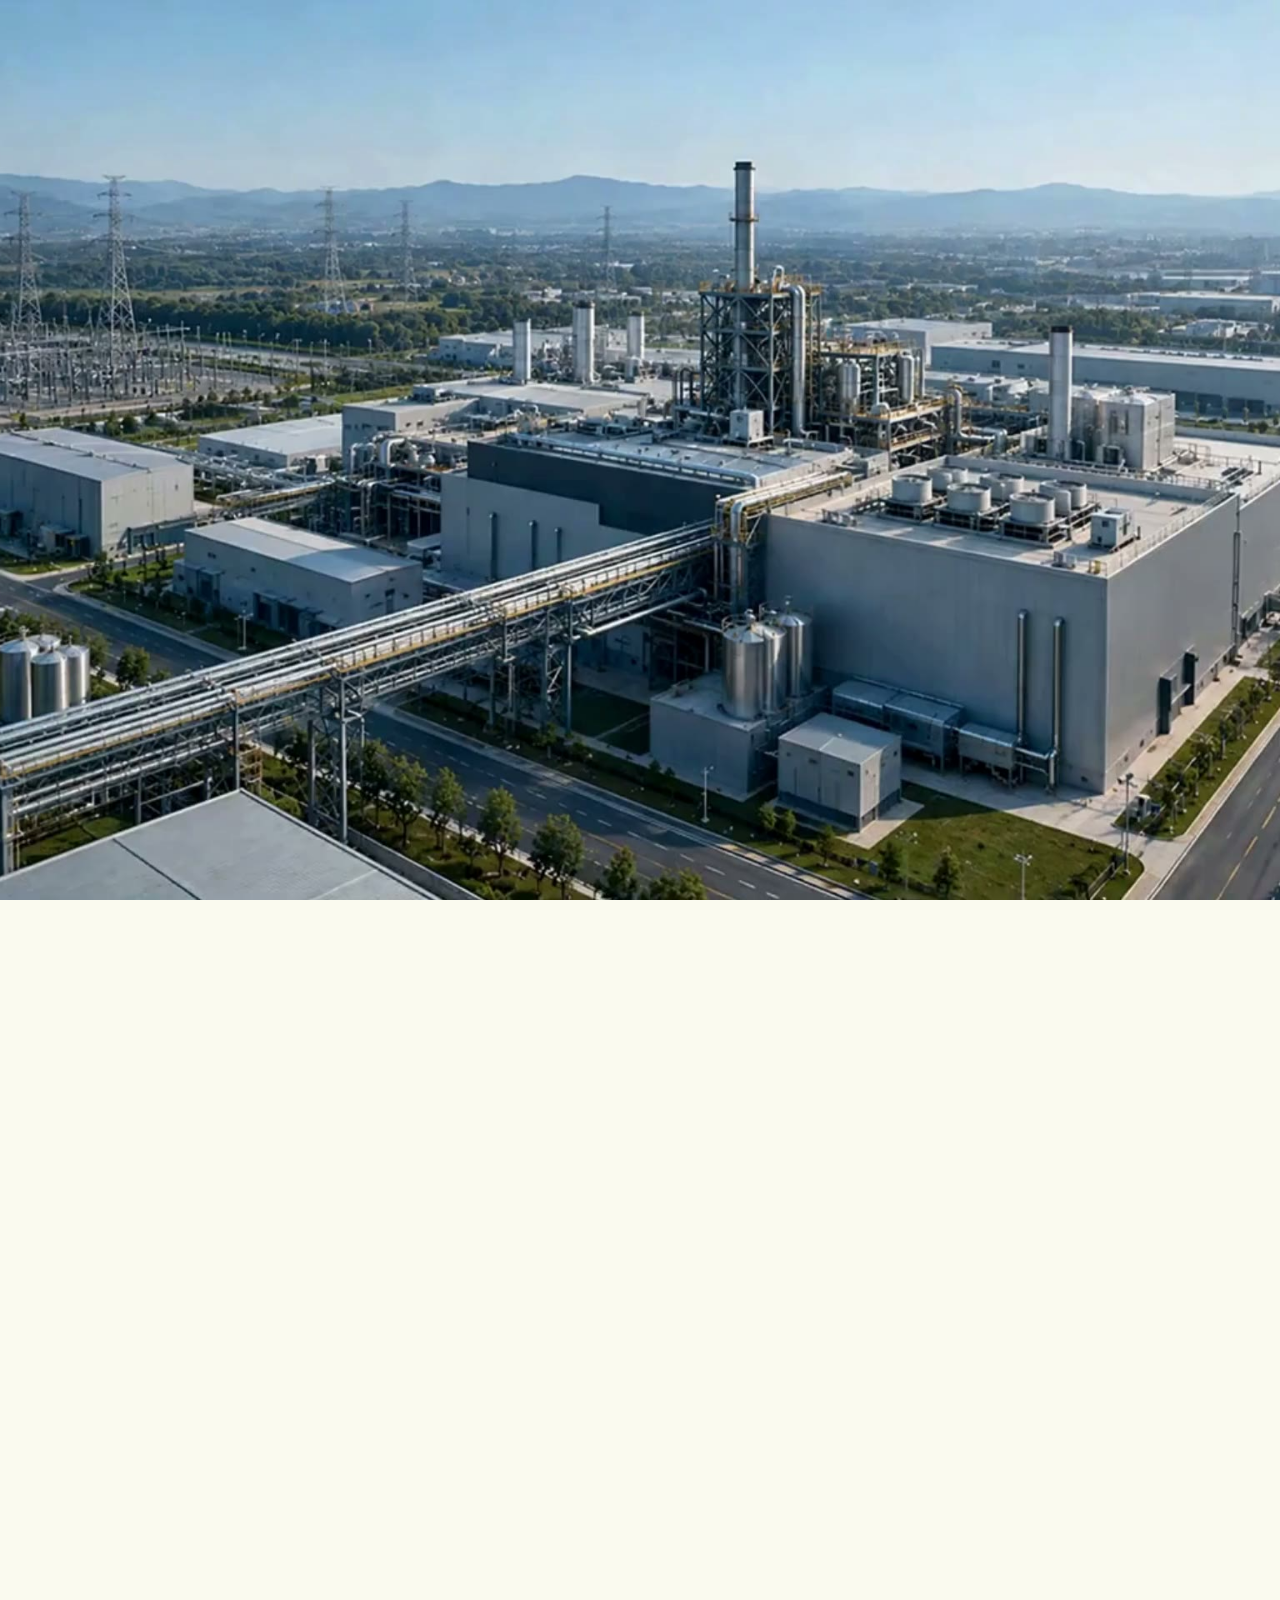
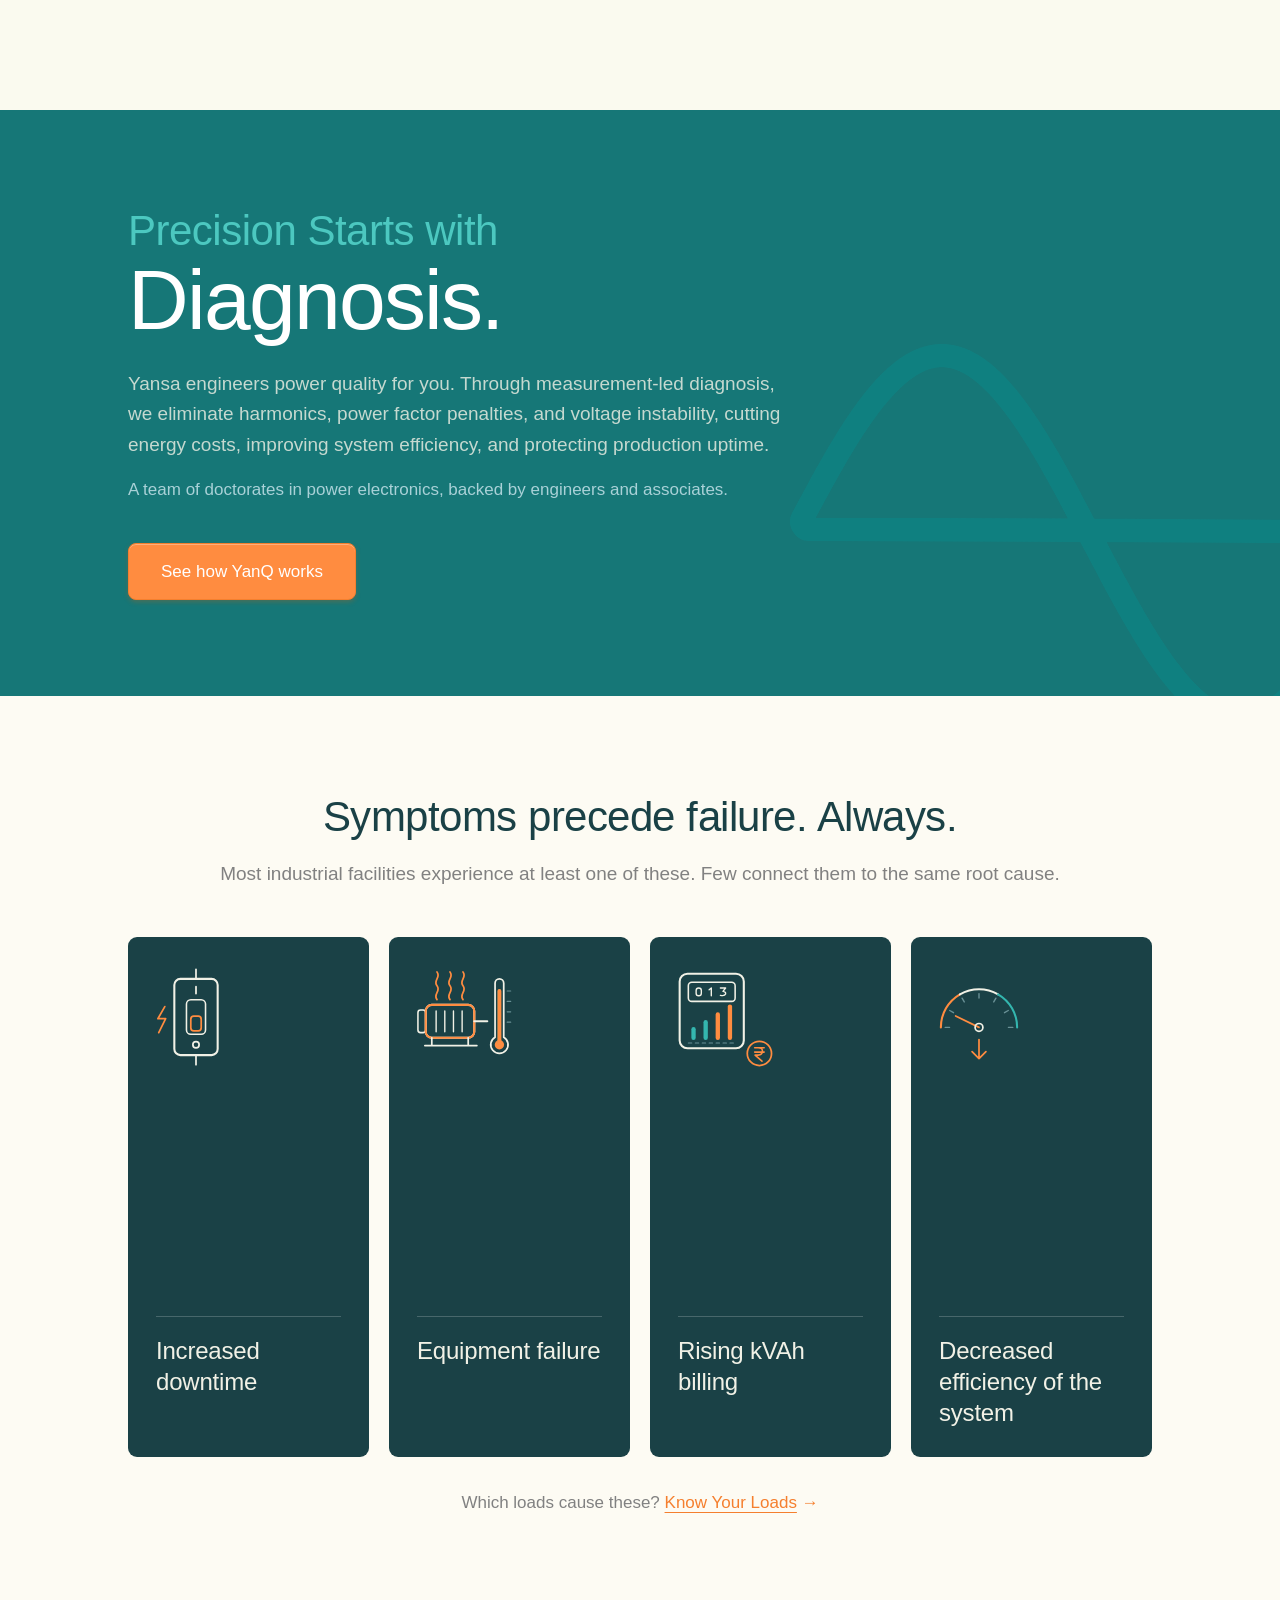
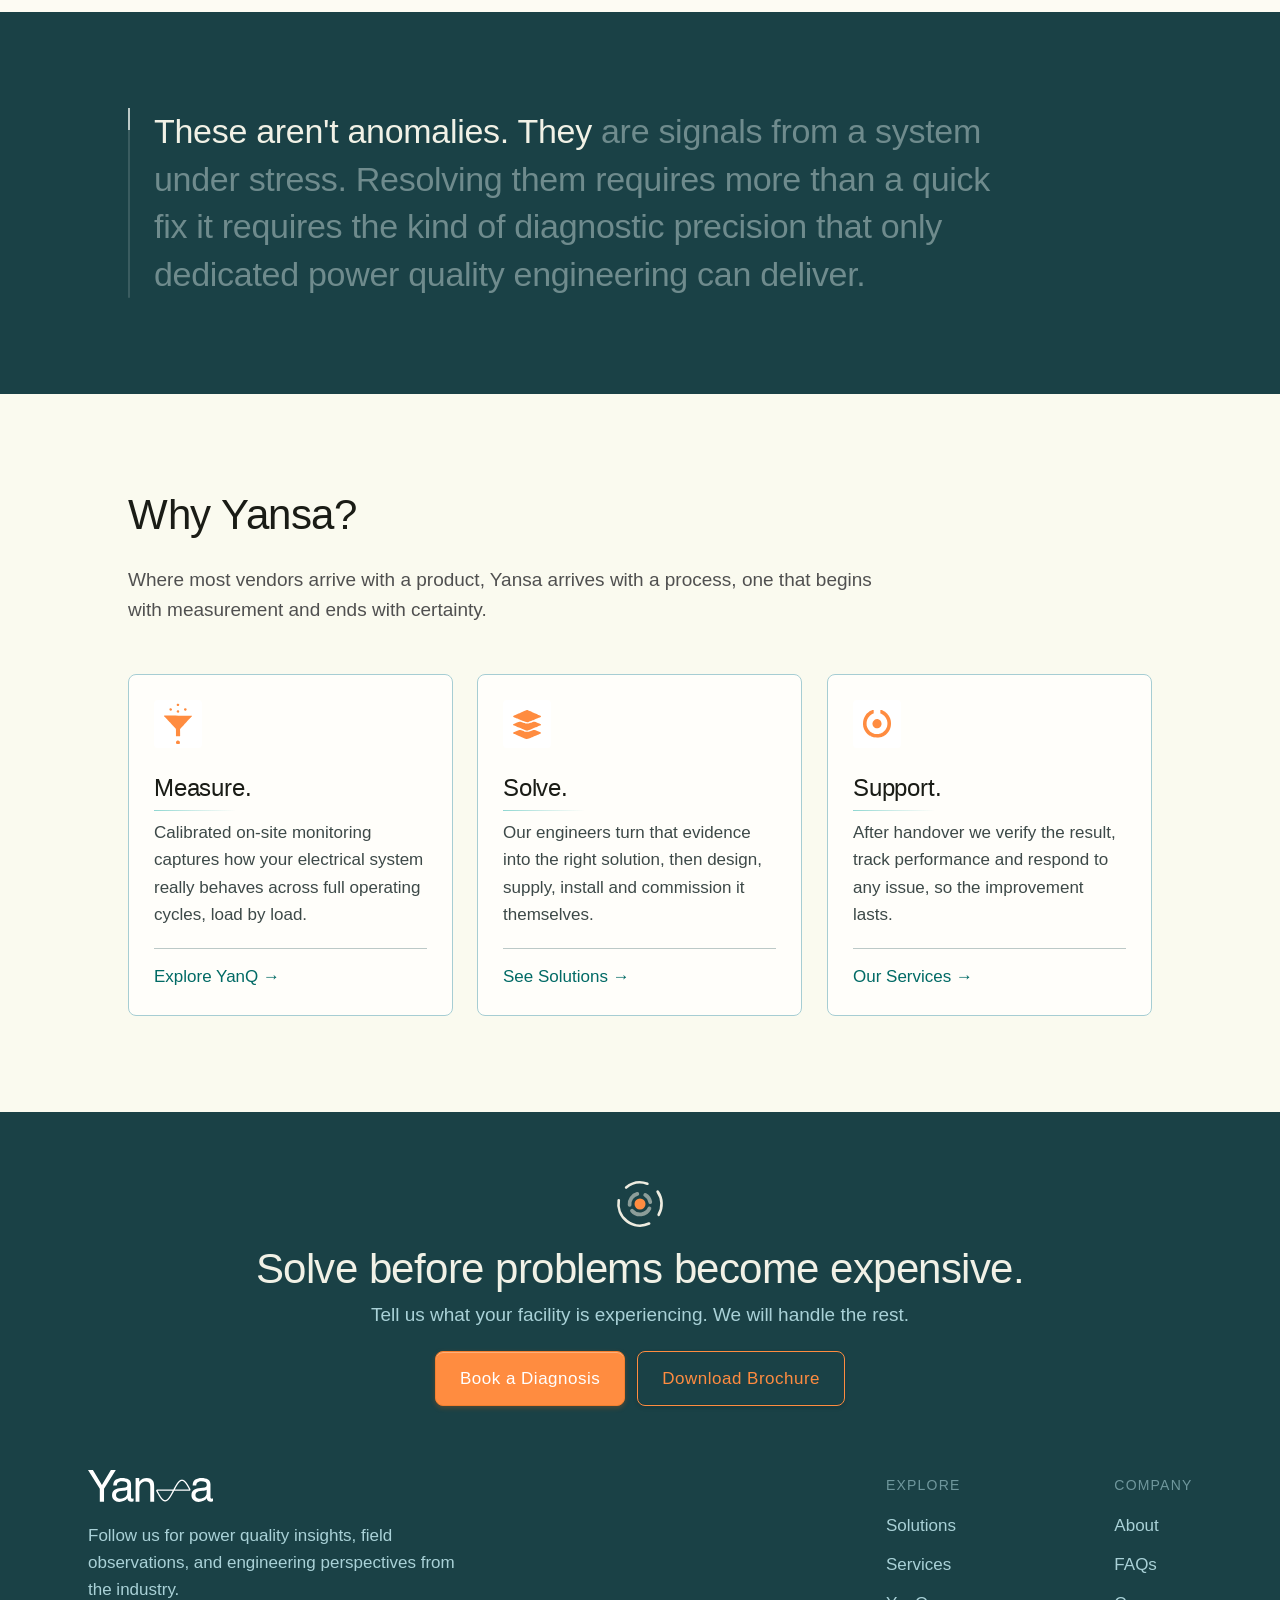
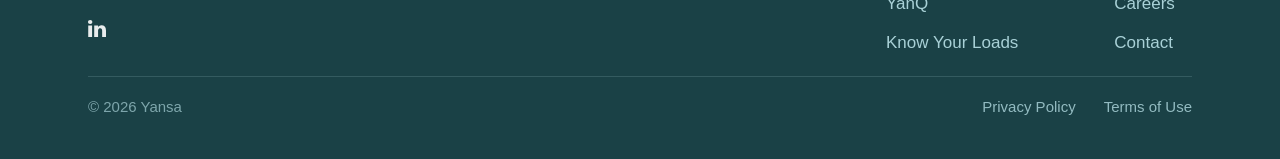
<file: index.html>
<!DOCTYPE html>
<html lang="en">
<head>
  <meta charset="UTF-8">
  <meta name="viewport" content="width=device-width, initial-scale=1.0, viewport-fit=cover">
  <title>Yansa | Power Quality Engineering &amp; Harmonic Solutions</title>
  <meta name="description" content="Yansa measures, diagnoses and resolves power quality problems in industrial facilities: harmonics, low power factor, voltage instability and nuisance tripping.">
  <link rel="canonical" href="https://yansa.in/">
  <meta name="theme-color" content="#1a4146">

  <meta property="og:type" content="website">
  <meta property="og:site_name" content="Yansa">
  <meta property="og:locale" content="en_IN">
  <meta property="og:title" content="Yansa | Power Quality Engineering &amp; Harmonic Solutions">
  <meta property="og:description" content="Yansa measures, diagnoses and resolves power quality problems in industrial facilities: harmonics, low power factor, voltage instability and nuisance tripping.">
  <meta property="og:url" content="https://yansa.in/">
  <meta property="og:image" content="https://yansa.in/images/og-image.jpg">
  <meta property="og:image:width" content="1200">
  <meta property="og:image:height" content="630">
  <meta property="og:image:alt" content="Aerial view of an industrial power plant">
  <meta name="twitter:card" content="summary_large_image">

  <link rel="icon" href="favicon.ico" sizes="32x32">
  <link rel="icon" href="favicon.svg" type="image/svg+xml">
  <link rel="apple-touch-icon" href="apple-touch-icon.png">
  <link rel="manifest" href="site.webmanifest">

  <link rel="preload" href="fonts/LiberationSans-Regular.woff2" as="font" type="font/woff2" crossorigin>
  <link rel="stylesheet" href="css/style.css">
  <link rel="stylesheet" href="css/m/base.css" media="(max-width: 768px)">
  <link rel="stylesheet" href="css/m/home.css" media="(max-width: 768px)">

  <script type="application/ld+json">
  {
    "@context": "https://schema.org",
    "@graph": [
      {
        "@type": "Organization",
        "@id": "https://yansa.in/#organization",
        "name": "Yansa",
        "url": "https://yansa.in/",
        "logo": "https://yansa.in/images/icon-512.png",
        "description": "End-to-end power quality engineering: on-site measurement, diagnosis and correction of harmonics, low power factor and voltage instability in industrial facilities."
      },
      {
        "@type": "WebSite",
        "@id": "https://yansa.in/#website",
        "url": "https://yansa.in/",
        "name": "Yansa",
        "publisher": {
          "@id": "https://yansa.in/#organization"
        }
      }
    ]
  }
  </script>
</head>
<body>

  <header class="navbar">
    <div class="navbar__inner">
      <a href="./" class="navbar__logo">
        <img src="images/logo-nav.svg" alt="Yansa" width="102" height="26">
      </a>
      <nav class="navbar__links" id="site-nav" aria-label="Main">
        <a href="./" class="is-active" aria-current="page">Home</a>
        <a href="about.html">About Us</a>
        <div class="nav-item">
          <a href="solutions.html" class="nav-item__link">Solutions</a>
          <button class="nav-item__chev" type="button" aria-expanded="false" aria-controls="nav-menu-solutions" aria-label="Show Solutions pages"><svg viewBox="0 0 12 12" width="12" height="12" fill="none" aria-hidden="true"><path d="M2.5 4.5 6 8l3.5-3.5" stroke="currentColor" stroke-width="1.6" stroke-linecap="round" stroke-linejoin="round"/></svg></button>
          <div class="nav-menu" id="nav-menu-solutions">
            <div class="nav-menu__list">
              <span class="nav-menu__glow" aria-hidden="true"></span>
              <a href="solutions.html#active"><span class="nav-menu__icon"><svg viewBox="0 0 20 20" width="20" height="20" fill="none" aria-hidden="true"><path d="M2 14c1.5-5 3-5 4.5 0s3 5 4.5 0 3-5 4.5 0" stroke="currentColor" stroke-width="1.6" stroke-linecap="round" stroke-linejoin="round"/><path d="M10.5 2 8 7.5h3.2L9.2 11" stroke="currentColor" stroke-width="1.6" stroke-linecap="round" stroke-linejoin="round"/></svg></span><span class="nav-menu__text"><span class="nav-menu__title">Active Solutions</span><span class="nav-menu__desc">Electronics that measure and correct in real time.</span></span><svg class="nav-menu__go" viewBox="0 0 20 20" width="16" height="16" fill="none" aria-hidden="true"><path d="M4 10h11.5M11 5.5 15.5 10 11 14.5" stroke="currentColor" stroke-width="1.6" stroke-linecap="round" stroke-linejoin="round"/></svg></a>
              <a href="solutions.html#passive"><span class="nav-menu__icon"><svg viewBox="0 0 20 20" width="20" height="20" fill="none" aria-hidden="true"><path d="M2 10h5.5M12.5 10H18M7.5 4.5v11M12.5 4.5v11" stroke="currentColor" stroke-width="1.6" stroke-linecap="round" stroke-linejoin="round"/></svg></span><span class="nav-menu__text"><span class="nav-menu__title">Passive Solutions</span><span class="nav-menu__desc">Fixed components for steady, predictable loads.</span></span><svg class="nav-menu__go" viewBox="0 0 20 20" width="16" height="16" fill="none" aria-hidden="true"><path d="M4 10h11.5M11 5.5 15.5 10 11 14.5" stroke="currentColor" stroke-width="1.6" stroke-linecap="round" stroke-linejoin="round"/></svg></a>
              <a href="solutions.html#hybrid"><span class="nav-menu__icon"><svg viewBox="0 0 20 20" width="20" height="20" fill="none" aria-hidden="true"><rect x="2.5" y="3" width="6" height="6" rx="1.4" stroke="currentColor" stroke-width="1.6" stroke-linejoin="round"/><rect x="11.5" y="11" width="6" height="6" rx="1.4" stroke="currentColor" stroke-width="1.6" stroke-linejoin="round"/><path d="M8.5 6h3.5a2.5 2.5 0 0 1 2.5 2.5V11" stroke="currentColor" stroke-width="1.6" stroke-linecap="round" stroke-linejoin="round"/></svg></span><span class="nav-menu__text"><span class="nav-menu__title">Hybrid Solutions</span><span class="nav-menu__desc">Active and passive stages in one panel.</span></span><svg class="nav-menu__go" viewBox="0 0 20 20" width="16" height="16" fill="none" aria-hidden="true"><path d="M4 10h11.5M11 5.5 15.5 10 11 14.5" stroke="currentColor" stroke-width="1.6" stroke-linecap="round" stroke-linejoin="round"/></svg></a>
            </div>
            <a class="nav-menu__feature" href="know-your-loads.html" data-nav-feature><img src="images/nav/feature-loads.jpg" width="220" height="260" alt=""><span class="nav-menu__feature-body"><span class="nav-menu__eyebrow">Not sure which fits?</span><span class="nav-menu__feature-title">Know Your Loads</span><span class="nav-menu__feature-line">See which loads cause which problems, and the fix for each. <span class="nav-menu__feature-go"><svg viewBox="0 0 20 20" width="16" height="16" fill="none" aria-hidden="true"><path d="M4 10h11.5M11 5.5 15.5 10 11 14.5" stroke="currentColor" stroke-width="1.6" stroke-linecap="round" stroke-linejoin="round"/></svg></span></span></span></a>
          </div>
        </div>
        <div class="nav-item">
          <a href="services.html" class="nav-item__link">Services</a>
          <button class="nav-item__chev" type="button" aria-expanded="false" aria-controls="nav-menu-services" aria-label="Show Services pages"><svg viewBox="0 0 12 12" width="12" height="12" fill="none" aria-hidden="true"><path d="M2.5 4.5 6 8l3.5-3.5" stroke="currentColor" stroke-width="1.6" stroke-linecap="round" stroke-linejoin="round"/></svg></button>
          <div class="nav-menu" id="nav-menu-services">
            <div class="nav-menu__list">
              <span class="nav-menu__glow" aria-hidden="true"></span>
              <a href="yanq.html"><span class="nav-menu__icon"><svg viewBox="0 0 20 20" width="20" height="20" fill="none" aria-hidden="true"><circle cx="8.5" cy="8.5" r="5.5" stroke="currentColor" stroke-width="1.6"/><path d="M12.6 12.6 17 17" stroke="currentColor" stroke-width="1.6" stroke-linecap="round" stroke-linejoin="round"/><path d="M5.5 8.6c.9-3 1.8-3 2.7 0s1.8 3 2.7 0" stroke="currentColor" stroke-width="1.6" stroke-linecap="round" stroke-linejoin="round"/></svg></span><span class="nav-menu__text"><span class="nav-menu__title">YanQ Power Quality Study</span><span class="nav-menu__desc">We measure your loads, then offer the right fix.</span></span><svg class="nav-menu__go" viewBox="0 0 20 20" width="16" height="16" fill="none" aria-hidden="true"><path d="M4 10h11.5M11 5.5 15.5 10 11 14.5" stroke="currentColor" stroke-width="1.6" stroke-linecap="round" stroke-linejoin="round"/></svg></a>
              <a href="services.html#commissioning"><span class="nav-menu__icon"><svg viewBox="0 0 20 20" width="20" height="20" fill="none" aria-hidden="true"><path d="M10 2.5 16 5v4.8c0 3.6-2.4 6.2-6 7.7-3.6-1.5-6-4.1-6-7.7V5z" stroke="currentColor" stroke-width="1.6" stroke-linecap="round" stroke-linejoin="round"/><path d="m7.2 10 2 2 3.6-3.8" stroke="currentColor" stroke-width="1.6" stroke-linecap="round" stroke-linejoin="round"/></svg></span><span class="nav-menu__text"><span class="nav-menu__title">Commissioning Support</span><span class="nav-menu__desc">Every panel proven before handover.</span></span><svg class="nav-menu__go" viewBox="0 0 20 20" width="16" height="16" fill="none" aria-hidden="true"><path d="M4 10h11.5M11 5.5 15.5 10 11 14.5" stroke="currentColor" stroke-width="1.6" stroke-linecap="round" stroke-linejoin="round"/></svg></a>
              <a href="services.html#amc"><span class="nav-menu__icon"><svg viewBox="0 0 20 20" width="20" height="20" fill="none" aria-hidden="true"><rect x="3" y="4" width="14" height="13" rx="2" stroke="currentColor" stroke-width="1.6"/><path d="M3 8h14M7 2.5v3M13 2.5v3" stroke="currentColor" stroke-width="1.6" stroke-linecap="round" stroke-linejoin="round"/><path d="M12.3 12.6a2.3 2.3 0 1 1-.8-1.7" stroke="currentColor" stroke-width="1.6" stroke-linecap="round" stroke-linejoin="round"/><path d="M12.4 9.3v1.8h-1.8" stroke="currentColor" stroke-width="1.6" stroke-linecap="round" stroke-linejoin="round"/></svg></span><span class="nav-menu__text"><span class="nav-menu__title">AMC</span><span class="nav-menu__desc">Scheduled care, year after year.</span></span><svg class="nav-menu__go" viewBox="0 0 20 20" width="16" height="16" fill="none" aria-hidden="true"><path d="M4 10h11.5M11 5.5 15.5 10 11 14.5" stroke="currentColor" stroke-width="1.6" stroke-linecap="round" stroke-linejoin="round"/></svg></a>
            </div>
            <a class="nav-menu__feature" href="services.html#flow" data-nav-feature><img src="images/nav/feature-services.jpg" width="220" height="260" alt=""><span class="nav-menu__feature-body"><span class="nav-menu__eyebrow">How we work</span><span class="nav-menu__feature-title">How an engagement runs</span><span class="nav-menu__feature-line">Measure, report, solve, commission, support. <span class="nav-menu__feature-go"><svg viewBox="0 0 20 20" width="16" height="16" fill="none" aria-hidden="true"><path d="M4 10h11.5M11 5.5 15.5 10 11 14.5" stroke="currentColor" stroke-width="1.6" stroke-linecap="round" stroke-linejoin="round"/></svg></span></span></span></a>
          </div>
        </div>
        <a href="know-your-loads.html">Know Your Loads</a>
        <a href="contact.html">Contact</a>
      </nav>
      <a href="contact.html#contact-form" class="btn btn--orange navbar__cta">Book a Diagnosis</a>
      <button class="navbar__toggle" type="button" aria-expanded="false" aria-controls="site-nav" aria-label="Open menu">
        <span class="navbar__toggle-bar" aria-hidden="true"></span>
      </button>
    </div>
  </header>

  <main>

    <!-- HERO: pinned and scrubbed by initHero. The film starts full bleed and shrinks to a
         card, the heading fades, four photos spread round the card, the group lifts and
         the description arrives. Without the script (or on a phone) it is a plain stack:
         film with the heading on it, then the description. -->
    <section class="hero">
      <div class="hero__stage">
        <!-- Hero film: muted, looping, no audio track. The 1920 cut is for
             wide screens, 1280 for the rest; the poster is its first frame.
             With reduced motion the script pauses it on the poster. -->
        <div class="hero__media">
          <video autoplay muted loop playsinline preload="auto" poster="images/hero-poster.jpg" width="1920" height="1080" aria-hidden="true">
            <source src="videos/hero-1920.mp4" type="video/mp4" media="(min-width: 1400px)">
            <source src="videos/hero-1280.mp4" type="video/mp4">
          </video>
        </div>
        <div class="hero__float" aria-hidden="true"><img src="images/case-01-photo.jpg" alt="" width="738" height="393" decoding="async"></div>
        <div class="hero__float" aria-hidden="true"><img src="images/hero-panel.jpg" alt="" width="662" height="463" decoding="async"></div>
        <div class="hero__float" aria-hidden="true"><img src="images/case-02-photo.jpg" alt="" width="384" height="254" decoding="async"></div>
        <div class="hero__float" aria-hidden="true"><img src="images/case-03-photo.jpg" alt="" width="662" height="463" decoding="async"></div>
        <div class="hero__heading">
          <h1>Engineering Power Quality</h1>
          <p>An end to end power quality engineering company.</p>
        </div>
        <div class="hero__desc">
          <h2>We Measure What Others Miss.</h2>
          <p>Our service team measures your electrical system. We then generate a report, design and install the solution with AMC support, so your facility runs with no extra energy charges and no production downtime, while system efficiency goes up.</p>
          <div class="hero__ctas">
            <a href="solutions.html" class="btn btn--orange">Explore Solutions</a>
            <a href="contact.html#contact-form" class="btn btn--outline-teal">Book a Diagnosis</a>
          </div>
        </div>
      </div>
    </section>

    <!-- PRECISION / DIAGNOSIS -->
    <section class="diagnosis">
      <img src="images/icons/wave-decor.svg" alt="" class="diagnosis__wave" width="624" height="397" aria-hidden="true">
      <div class="diagnosis__content">
        <p class="diagnosis__eyebrow">Precision Starts with</p>
        <h2>Diagnosis.</h2>
        <p class="diagnosis__body">Yansa engineers power quality for you. Through measurement-led diagnosis, we eliminate harmonics, power factor penalties, and voltage instability, cutting energy costs, improving system efficiency, and protecting production uptime.</p>
        <p class="diagnosis__team">A team of doctorates in power electronics, backed by engineers and associates.</p>
        <a href="yanq.html" class="btn btn--orange">See how YanQ works</a>
      </div>
    </section>

    <!-- SYMPTOMS -->
    <section class="symptoms">
      <div class="symptoms__header">
        <h2>Symptoms precede failure. Always.</h2>
        <p>Most industrial facilities experience at least one of these. Few connect them to the same root cause.</p>
      </div>
      <div class="symptoms__grid">
        <div class="symptom-card">
          <svg class="sym-art sym-breaker" viewBox="0 0 120 120" width="104" height="104" aria-hidden="true" focusable="false" fill="none" stroke="currentColor" stroke-width="2" stroke-linecap="round" stroke-linejoin="round">
            <path d="M60 16 V5 M60 104 V115"/>
            <rect x="35" y="16" width="50" height="88" rx="7" stroke-width="2.4"/>
            <rect x="49" y="40" width="22" height="40" rx="5" stroke-width="1.8"/>
            <path d="M60 25 V33"/>
            <circle cx="60" cy="92" r="3.6"/>
            <g class="sym-lever">
              <rect class="sym-lever-on yd-clean" x="54" y="44" width="12" height="17" rx="3.5"/>
              <rect class="sym-lever-off yd-raw" x="54" y="44" width="12" height="17" rx="3.5"/>
            </g>
            <path class="sym-bolt yd-raw" pathLength="1" d="M24 48 L16 62 H25 L17 78"/>
            <path class="sym-spark yd-raw" d="M94 44 L102 38 M96 53 H106 M94 62 L102 68"/>
          </svg>
          <div class="symptom-card__body">
            <p class="symptom-card__title">Increased downtime</p>
            <div class="symptom-card__detail">
              <p>Harmonic currents overload protective devices beyond their rated threshold. The breaker trips. The root cause stays.</p>
            </div>
          </div>
        </div>
        <div class="symptom-card">
          <svg class="sym-art sym-motor" viewBox="0 0 120 120" width="104" height="104" aria-hidden="true" focusable="false" fill="none" stroke="currentColor" stroke-width="2" stroke-linecap="round" stroke-linejoin="round">
            <rect x="8" y="52" width="9" height="26" rx="3" stroke-width="1.8"/>
            <rect x="17" y="46" width="56" height="38" rx="7" stroke-width="2.4"/>
            <rect class="sym-heat yd-raw" x="17" y="46" width="56" height="38" rx="7" stroke-width="2.4"/>
            <path d="M29 53 V77 M39 53 V77 M49 53 V77 M59 53 V77" stroke-width="1.6"/>
            <path d="M73 65 H88" stroke-width="2.4"/>
            <path d="M24 84 V93 M66 84 V93 M16 93 H76"/>
            <g class="yd-raw">
              <path class="sym-wave sym-wave-1" pathLength="1" d="M30 40 C25 34 35 30 30 24 C25 18 35 14 30 8"/>
              <path class="sym-wave sym-wave-2" pathLength="1" d="M45 40 C40 34 50 30 45 24 C40 18 50 14 45 8"/>
              <path class="sym-wave sym-wave-3" pathLength="1" d="M60 40 C55 34 65 30 60 24 C55 18 65 14 60 8"/>
            </g>
            <path d="M97 83.3 V21 A5 5 0 0 1 107 21 V83.3 A10 10 0 1 1 97 83.3 Z"/>
            <path class="yd-guide" d="M111 30 H115 M111 42 H115 M111 54 H115 M111 66 H115" stroke-width="1.4"/>
            <circle class="sym-bulb-cool yd-clean" cx="102" cy="92" r="5.4" fill="currentColor" stroke="none"/>
            <circle class="sym-bulb-hot yd-raw" cx="102" cy="92" r="5.4" fill="currentColor" stroke="none"/>
            <path class="sym-merc-cool yd-clean" pathLength="1" d="M102 90 V30" stroke-width="4.5"/>
            <path class="sym-merc-hot yd-raw" pathLength="1" d="M102 90 V30" stroke-width="4.5"/>
          </svg>
          <div class="symptom-card__body">
            <p class="symptom-card__title">Equipment failure</p>
            <div class="symptom-card__detail">
              <p>Distorted waveforms increase I²R losses in motors and transformers. Heat builds where it should not, and equipment fails early.</p>
            </div>
          </div>
        </div>
        <div class="symptom-card">
          <svg class="sym-art sym-meter" viewBox="0 0 120 120" width="104" height="104" aria-hidden="true" focusable="false" fill="none" stroke="currentColor" stroke-width="2" stroke-linecap="round" stroke-linejoin="round">
            <defs><clipPath id="sym-meter-clip"><rect x="54" y="25" width="12" height="13"/></clipPath></defs>
            <rect x="10" y="10" width="74" height="86" rx="9" stroke-width="2.4"/>
            <rect x="20" y="20" width="54" height="22" rx="4" stroke-width="1.8"/>
            <g stroke-width="1.6">
              <rect x="29" y="26.5" width="6" height="9" rx="3"/>
              <path d="M44 28.5 L46.5 26.5 V35.5"/>
            </g>
            <g clip-path="url(#sym-meter-clip)" stroke-width="1.6">
              <g class="sym-roll"><rect x="57" y="26.5" width="6" height="9" rx="3"/><path d="M58 42.5 L60.5 40.5 V49.5"/><path d="M57 57.0 Q57 54.5 60 54.5 T63 57.0 Q63 59.5 57 63.5 H63"/><path d="M57 68.5 H63 L60 72.5 Q63.5 73.1 63 75.5 Q62 78.0 57 77.0"/></g>
            </g>
            <path class="yd-guide" d="M20 90 H74" stroke-width="1.2" stroke-dasharray="4 4"/>
            <path class="sym-bar sym-bar-1 yd-clean" pathLength="1" d="M26 84 V74" stroke-width="5"/>
            <path class="sym-bar sym-bar-2 yd-clean" pathLength="1" d="M40 84 V66" stroke-width="5"/>
            <path class="sym-bar sym-bar-3 yd-raw" pathLength="1" d="M54 84 V57" stroke-width="5"/>
            <path class="sym-bar sym-bar-4 yd-raw" pathLength="1" d="M68 84 V48" stroke-width="5"/>
            <g class="sym-badge yd-raw">
              <circle cx="102" cy="102" r="14"/>
              <path d="M96.5 95.5 H107.5 M96.5 100.5 H107.5 M97 95.5 H100.5 Q105.5 95.5 105.5 99 Q105.5 104 100.5 104 H97 L105 111" stroke-width="1.8"/>
            </g>
          </svg>
          <div class="symptom-card__body">
            <p class="symptom-card__title">Rising kVAh billing</p>
            <div class="symptom-card__detail">
              <p>Poor power factor increases reactive power demand. Utilities bill for it whether you notice it or not.</p>
            </div>
          </div>
        </div>
        <div class="symptom-card">
          <svg class="sym-art sym-gauge" viewBox="0 0 120 120" width="104" height="104" aria-hidden="true" focusable="false" fill="none" stroke="currentColor" stroke-width="2" stroke-linecap="round" stroke-linejoin="round">
            <path class="sym-arc sym-arc-1 yd-raw" pathLength="1" d="M16 72 A44 44 0 0 1 38 33.9" stroke-width="2.4"/>
            <path class="sym-arc sym-arc-2" pathLength="1" d="M38 33.9 A44 44 0 0 1 82 33.9" stroke-width="2.4"/>
            <path class="sym-arc sym-arc-3 yd-clean" pathLength="1" d="M82 33.9 A44 44 0 0 1 104 72" stroke-width="2.4"/>
            <path class="yd-guide" d="M26 72 L21 72 M30.6 55 L26.2 52.5 M43 42.6 L40.5 38.2 M60 38 L60 33 M77 42.6 L79.5 38.2 M89.4 55 L93.8 52.5 M94 72 L99 72" stroke-width="1.6" stroke-opacity="0.8"/>
            <g class="sym-needle">
              <path class="sym-needle-hi yd-clean" d="M60 72 V42"/>
              <path class="sym-needle-lo yd-raw" d="M60 72 V42"/>
            </g>
            <circle cx="60" cy="72" r="4.5"/>
            <path class="sym-fall yd-raw" pathLength="1" d="M60 86 V108 M52 100 L60 108 L68 100"/>
          </svg>
          <div class="symptom-card__body">
            <p class="symptom-card__title">Decreased efficiency of the system</p>
            <div class="symptom-card__detail">
              <p>Harmonic losses and resonance stress capacitor banks and cables beyond design limits. Energy is wasted and the whole system runs less efficiently.</p>
            </div>
          </div>
        </div>
      </div>
      <p class="symptoms__more">Which loads cause these? <a href="know-your-loads.html"><span class="symptoms__more-text">Know Your Loads</span> <span class="pq-arrow" aria-hidden="true">&rarr;</span></a></p>
    </section>

    <!-- QUOTE -->
    <section class="quote">
      <div class="quote__stage">
        <div class="quote__inner">
          <p>These aren't anomalies. They are signals from a system under stress. Resolving them requires more than a quick fix it requires the kind of diagnostic precision that only dedicated power quality engineering can deliver.</p>
        </div>
      </div>
    </section>

    <!-- WHY YANSA -->
    <section class="why">
      <div class="why__header">
        <h2>Why Yansa?</h2>
        <p>Where most vendors arrive with a product, Yansa arrives with a process, one that begins with measurement and ends with certainty.</p>
      </div>
      <div class="why__grid">
        <a class="why-card" href="yanq.html">
          <div class="why-card__icon"><img src="images/icons/icon-data-direction.svg" alt="" width="55" height="82"></div>
          <h3>Measure.</h3>
          <p>Calibrated on-site monitoring captures how your electrical system really behaves across full operating cycles, load by load.</p>
          <span class="why-card__go">Explore YanQ <span class="why-card__arrow" aria-hidden="true">&rarr;</span></span>
        </a>
        <a class="why-card" href="solutions.html">
          <div class="why-card__icon"><img src="images/icons/icon-system-thinking.svg" alt="" width="32" height="33"></div>
          <h3>Solve.</h3>
          <p>Our engineers turn that evidence into the right solution, then design, supply, install and commission it themselves.</p>
          <span class="why-card__go">See Solutions <span class="why-card__arrow" aria-hidden="true">&rarr;</span></span>
        </a>
        <a class="why-card" href="services.html">
          <div class="why-card__icon"><img src="images/icons/icon-stay-solved.svg" alt="" width="33" height="33"></div>
          <h3>Support.</h3>
          <p>After handover we verify the result, track performance and respond to any issue, so the improvement lasts.</p>
          <span class="why-card__go">Our Services <span class="why-card__arrow" aria-hidden="true">&rarr;</span></span>
        </a>
      </div>
    </section>

  </main>

  <!-- FOOTER -->
  <footer class="footer">
    <div class="footer__cta">
      <div class="footer__icon" aria-hidden="true">
        <img src="images/icons/footer-icon.svg" alt="" width="78" height="78">
      </div>
      <h2>Solve before problems become expensive.</h2>
      <p>Tell us what your facility is experiencing. We will handle the rest.</p>
      <div class="footer__buttons">
        <a href="contact.html#contact-form" class="btn btn--orange">Book a Diagnosis</a>
        <a href="assets/yansa-brochure.pdf" class="btn btn--outline-orange" data-brochure>Download Brochure</a>
      </div>
    </div>
    <div class="footer__bottom">
      <div class="footer__brand">
        <a class="footer__logo" href="./" aria-label="Yansa home"><img src="images/logo-footer.svg" alt="Yansa" width="125" height="32"></a>
        <p>Follow us for power quality insights, field observations, and engineering perspectives from the industry.</p>
        <div class="footer__socials">
          <a href="https://www.linkedin.com/company/yansa-energy-solutions-llp/" target="_blank" rel="noopener" aria-label="Yansa on LinkedIn"><img src="images/icons/social-2.svg" alt="" width="18" height="17"></a>
          <!-- Phone and WhatsApp return once Yansa confirms the number to use -->
        </div>
      </div>
      <div class="footer__links">
        <nav class="footer__col" aria-labelledby="footer-explore">
          <p class="footer__label" id="footer-explore">Explore</p>
          <a href="solutions.html">Solutions</a>
          <a href="services.html">Services</a>
          <a href="yanq.html">YanQ</a>
          <a href="know-your-loads.html">Know Your Loads</a>
        </nav>
        <nav class="footer__col" aria-labelledby="footer-company">
          <p class="footer__label" id="footer-company">Company</p>
          <a href="about.html">About</a>
          <a href="about.html#faq">FAQs</a>
          <a href="contact.html#contact-form">Careers</a>
          <a href="contact.html">Contact</a>
        </nav>
      </div>
      <div class="footer__legal">
        <small>&copy; 2026 Yansa</small>
        <nav class="footer__legal-links" aria-label="Legal">
          <a href="privacy-policy.html">Privacy Policy</a>
          <a href="terms.html">Terms of Use</a>
        </nav>
      </div>
    </div>
  </footer>

  <script src="js/concentric-waves-icon.js"></script>
  <script src="js/script.js"></script>
  <script src="js/m/base.js"></script>
  <script src="js/m/home.js"></script>
</body>
</html>
</file>
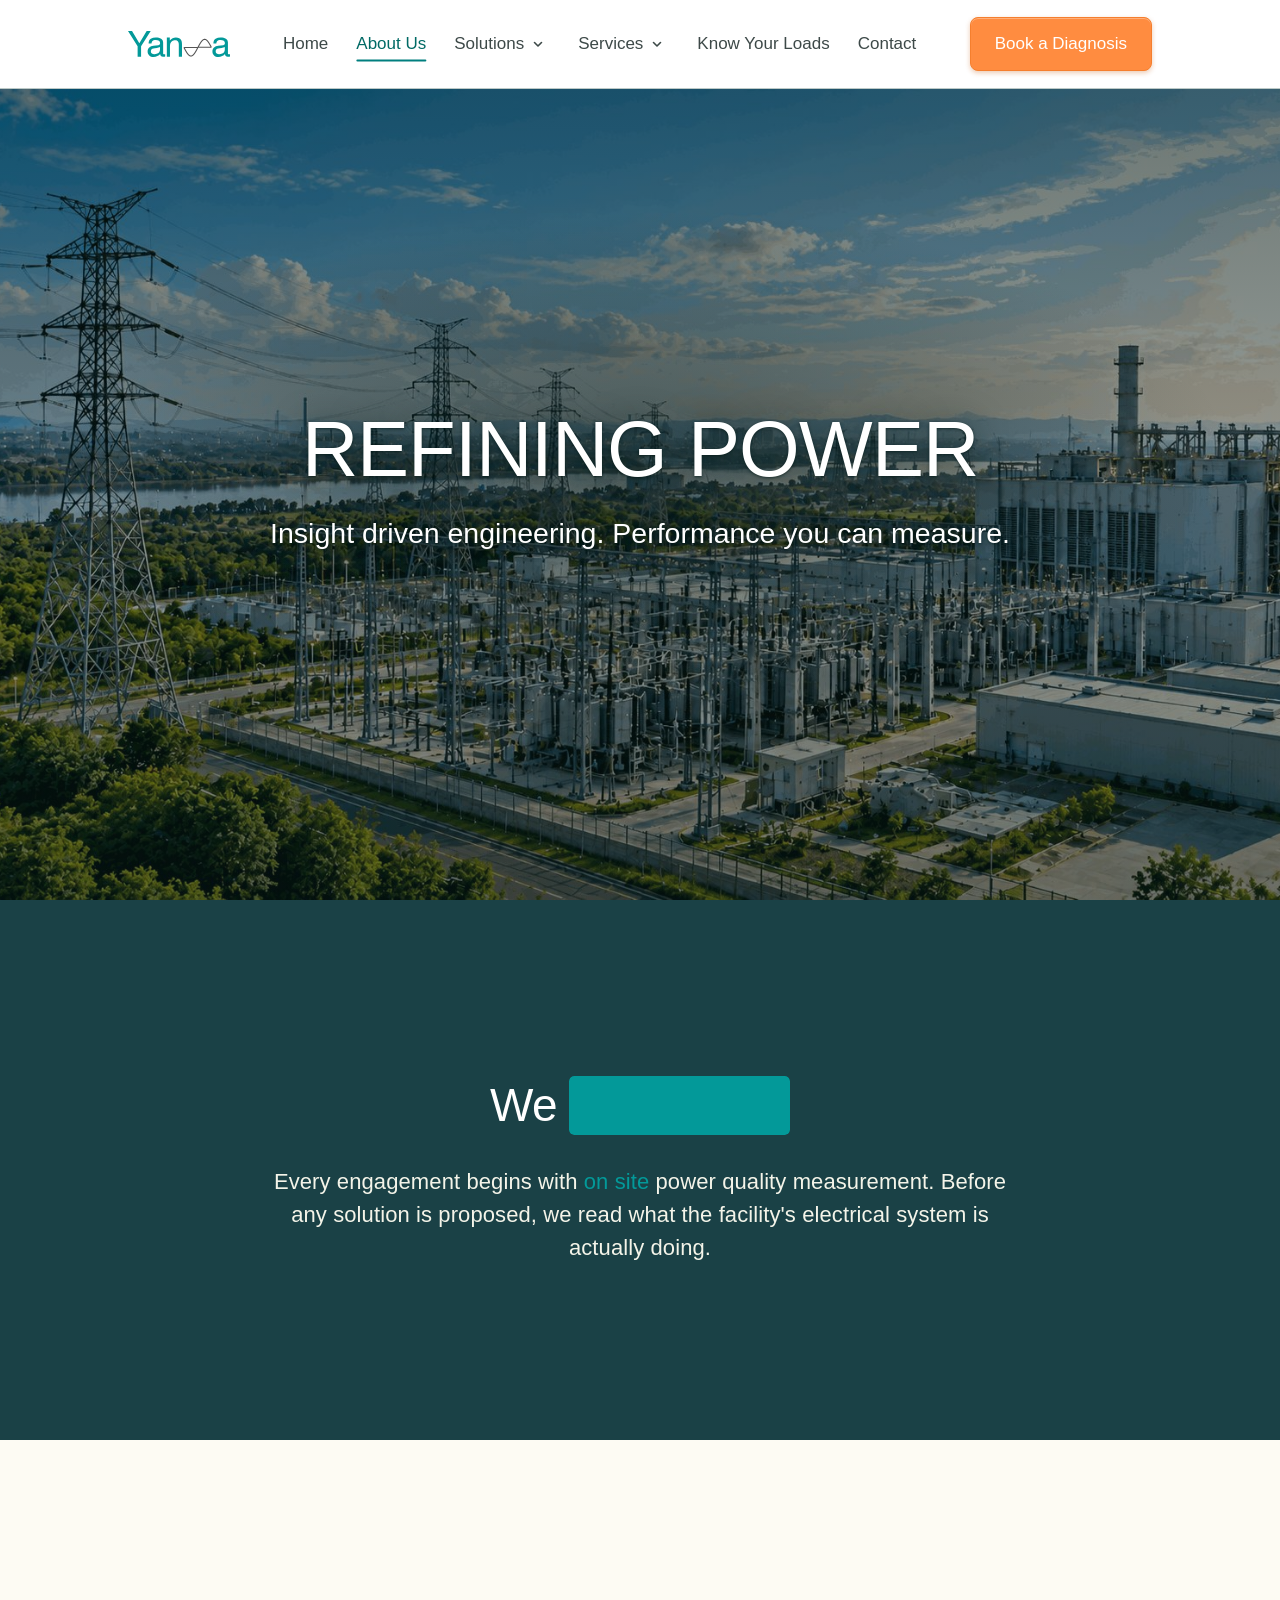
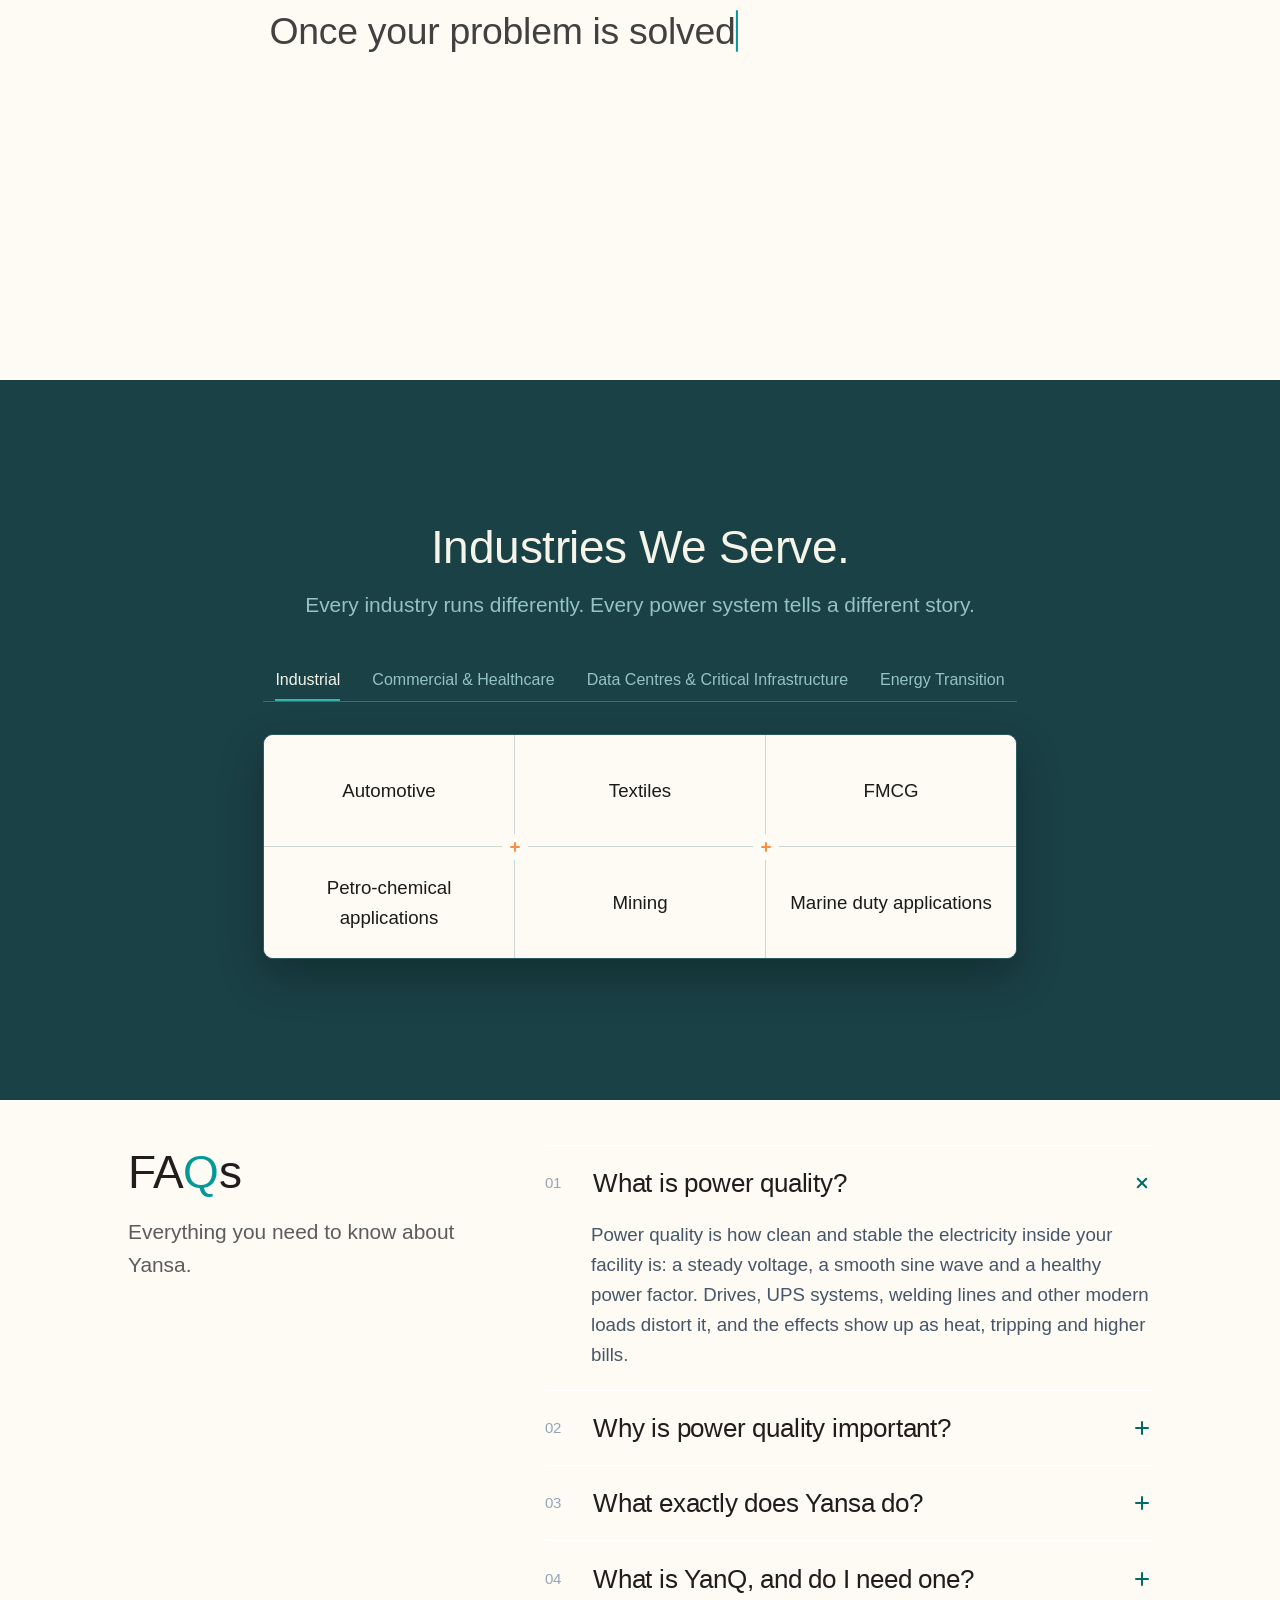
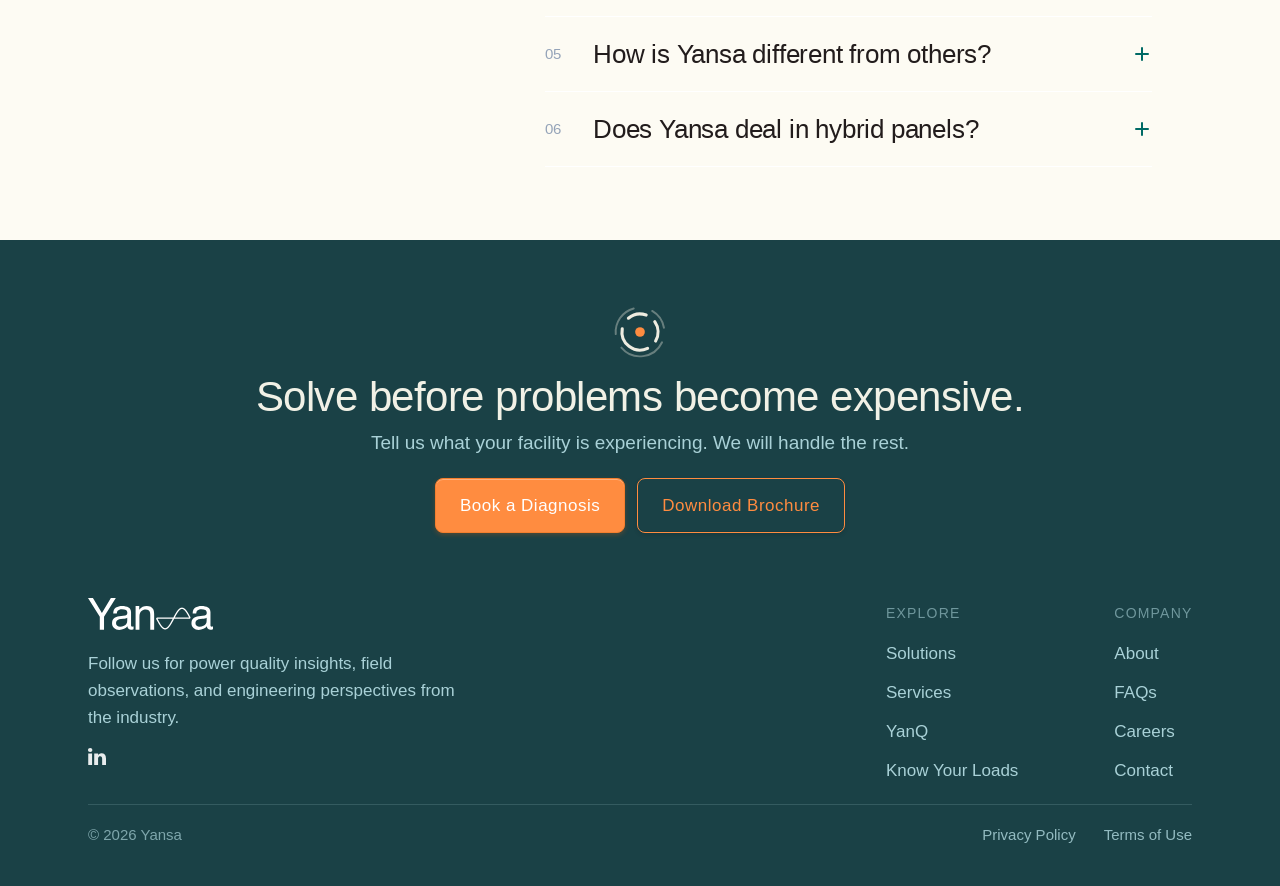
<file: about.html>
<!DOCTYPE html>
<html lang="en">
<head>
  <meta charset="UTF-8">
  <meta name="viewport" content="width=device-width, initial-scale=1.0, viewport-fit=cover">
  <title>About Yansa | End-to-End Power Quality Engineering</title>
  <meta name="description" content="Yansa is an end-to-end power quality engineering company. We measure on site, solve with the right intervention and stay accountable after commissioning.">
  <link rel="canonical" href="https://yansa.in/about">
  <meta name="theme-color" content="#1a4146">

  <meta property="og:type" content="website">
  <meta property="og:site_name" content="Yansa">
  <meta property="og:locale" content="en_IN">
  <meta property="og:title" content="About Yansa | End-to-End Power Quality Engineering">
  <meta property="og:description" content="Yansa is an end-to-end power quality engineering company. We measure on site, solve with the right intervention and stay accountable after commissioning.">
  <meta property="og:url" content="https://yansa.in/about">
  <meta property="og:image" content="https://yansa.in/images/og-image.jpg">
  <meta property="og:image:width" content="1200">
  <meta property="og:image:height" content="630">
  <meta property="og:image:alt" content="Aerial view of an industrial power plant">
  <meta name="twitter:card" content="summary_large_image">

  <link rel="icon" href="favicon.ico" sizes="32x32">
  <link rel="icon" href="favicon.svg" type="image/svg+xml">
  <link rel="apple-touch-icon" href="apple-touch-icon.png">
  <link rel="manifest" href="site.webmanifest">

  <link rel="preload" href="fonts/LiberationSans-Regular.woff2" as="font" type="font/woff2" crossorigin>
  <link rel="stylesheet" href="css/style.css">
  <link rel="stylesheet" href="css/m/base.css" media="(max-width: 768px)">
  <link rel="stylesheet" href="css/m/about.css" media="(max-width: 768px)">

  <script type="application/ld+json">
  {
    "@context": "https://schema.org",
    "@graph": [
      {
        "@type": "BreadcrumbList",
        "itemListElement": [
          {
            "@type": "ListItem",
            "position": 1,
            "name": "Home",
            "item": "https://yansa.in/"
          },
          {
            "@type": "ListItem",
            "position": 2,
            "name": "About",
            "item": "https://yansa.in/about"
          }
        ]
      },
      {
        "@type": "FAQPage",
        "mainEntity": [
          {
            "@type": "Question",
            "name": "What is power quality?",
            "acceptedAnswer": {
              "@type": "Answer",
              "text": "Power quality is how clean and stable the electricity inside your facility is: a steady voltage, a smooth sine wave and a healthy power factor. Drives, UPS systems, welding lines and other modern loads distort it, and the effects show up as heat, tripping and higher bills."
            }
          },
          {
            "@type": "Question",
            "name": "Why is power quality important?",
            "acceptedAnswer": {
              "@type": "Answer",
              "text": "Poor power quality wastes energy, raises kVAh billing, overheats motors, transformers and cables, and causes breakers to trip without warning. Good power quality protects your equipment and production uptime, and lowers what you pay for every unit of work."
            }
          },
          {
            "@type": "Question",
            "name": "What exactly does Yansa do?",
            "acceptedAnswer": {
              "@type": "Answer",
              "text": "We measure, diagnose, and resolve power quality problems in industrial facilities, end to end, from first study to post installation support."
            }
          },
          {
            "@type": "Question",
            "name": "What is YanQ, and do I need one?",
            "acceptedAnswer": {
              "@type": "Answer",
              "text": "YanQ is a structured diagnostic process that measures your electrical system against IEEE 519-2022. If you are experiencing unexplained failures, rising bills, or nuisance tripping, you need one."
            }
          },
          {
            "@type": "Question",
            "name": "How is Yansa different from others?",
            "acceptedAnswer": {
              "@type": "Answer",
              "text": "We start with measurement, not a product. Our team of doctorates and engineers in power electronics and power systems reads what your system is actually doing, sizes the solution to that data, and stays to support it after handover. Diagnosis, solution and support come from one team."
            }
          },
          {
            "@type": "Question",
            "name": "Does Yansa deal in hybrid panels?",
            "acceptedAnswer": {
              "@type": "Answer",
              "text": "Yes. We are a system integrator of hybrid panels, combining active and passive correction, such as an active harmonic filter with a detuned capacitor stage, in one panel engineered for your site."
            }
          }
        ]
      },
      {
        "@type": "Organization",
        "@id": "https://yansa.in/#organization",
        "name": "Yansa",
        "url": "https://yansa.in/"
      }
    ]
  }
  </script>
</head>
<body>

  <header class="navbar">
    <div class="navbar__inner">
      <a href="./" class="navbar__logo">
        <img src="images/logo-nav.svg" alt="Yansa" width="102" height="26">
      </a>
      <nav class="navbar__links" id="site-nav" aria-label="Main">
        <a href="./">Home</a>
        <a href="about.html" class="is-active" aria-current="page">About Us</a>
        <div class="nav-item">
          <a href="solutions.html" class="nav-item__link">Solutions</a>
          <button class="nav-item__chev" type="button" aria-expanded="false" aria-controls="nav-menu-solutions" aria-label="Show Solutions pages"><svg viewBox="0 0 12 12" width="12" height="12" fill="none" aria-hidden="true"><path d="M2.5 4.5 6 8l3.5-3.5" stroke="currentColor" stroke-width="1.6" stroke-linecap="round" stroke-linejoin="round"/></svg></button>
          <div class="nav-menu" id="nav-menu-solutions">
            <div class="nav-menu__list">
              <span class="nav-menu__glow" aria-hidden="true"></span>
              <a href="solutions.html#active"><span class="nav-menu__icon"><svg viewBox="0 0 20 20" width="20" height="20" fill="none" aria-hidden="true"><path d="M2 14c1.5-5 3-5 4.5 0s3 5 4.5 0 3-5 4.5 0" stroke="currentColor" stroke-width="1.6" stroke-linecap="round" stroke-linejoin="round"/><path d="M10.5 2 8 7.5h3.2L9.2 11" stroke="currentColor" stroke-width="1.6" stroke-linecap="round" stroke-linejoin="round"/></svg></span><span class="nav-menu__text"><span class="nav-menu__title">Active Solutions</span><span class="nav-menu__desc">Electronics that measure and correct in real time.</span></span><svg class="nav-menu__go" viewBox="0 0 20 20" width="16" height="16" fill="none" aria-hidden="true"><path d="M4 10h11.5M11 5.5 15.5 10 11 14.5" stroke="currentColor" stroke-width="1.6" stroke-linecap="round" stroke-linejoin="round"/></svg></a>
              <a href="solutions.html#passive"><span class="nav-menu__icon"><svg viewBox="0 0 20 20" width="20" height="20" fill="none" aria-hidden="true"><path d="M2 10h5.5M12.5 10H18M7.5 4.5v11M12.5 4.5v11" stroke="currentColor" stroke-width="1.6" stroke-linecap="round" stroke-linejoin="round"/></svg></span><span class="nav-menu__text"><span class="nav-menu__title">Passive Solutions</span><span class="nav-menu__desc">Fixed components for steady, predictable loads.</span></span><svg class="nav-menu__go" viewBox="0 0 20 20" width="16" height="16" fill="none" aria-hidden="true"><path d="M4 10h11.5M11 5.5 15.5 10 11 14.5" stroke="currentColor" stroke-width="1.6" stroke-linecap="round" stroke-linejoin="round"/></svg></a>
              <a href="solutions.html#hybrid"><span class="nav-menu__icon"><svg viewBox="0 0 20 20" width="20" height="20" fill="none" aria-hidden="true"><rect x="2.5" y="3" width="6" height="6" rx="1.4" stroke="currentColor" stroke-width="1.6" stroke-linejoin="round"/><rect x="11.5" y="11" width="6" height="6" rx="1.4" stroke="currentColor" stroke-width="1.6" stroke-linejoin="round"/><path d="M8.5 6h3.5a2.5 2.5 0 0 1 2.5 2.5V11" stroke="currentColor" stroke-width="1.6" stroke-linecap="round" stroke-linejoin="round"/></svg></span><span class="nav-menu__text"><span class="nav-menu__title">Hybrid Solutions</span><span class="nav-menu__desc">Active and passive stages in one panel.</span></span><svg class="nav-menu__go" viewBox="0 0 20 20" width="16" height="16" fill="none" aria-hidden="true"><path d="M4 10h11.5M11 5.5 15.5 10 11 14.5" stroke="currentColor" stroke-width="1.6" stroke-linecap="round" stroke-linejoin="round"/></svg></a>
            </div>
            <a class="nav-menu__feature" href="know-your-loads.html" data-nav-feature><img src="images/nav/feature-loads.jpg" width="220" height="260" alt=""><span class="nav-menu__feature-body"><span class="nav-menu__eyebrow">Not sure which fits?</span><span class="nav-menu__feature-title">Know Your Loads</span><span class="nav-menu__feature-line">See which loads cause which problems, and the fix for each. <span class="nav-menu__feature-go"><svg viewBox="0 0 20 20" width="16" height="16" fill="none" aria-hidden="true"><path d="M4 10h11.5M11 5.5 15.5 10 11 14.5" stroke="currentColor" stroke-width="1.6" stroke-linecap="round" stroke-linejoin="round"/></svg></span></span></span></a>
          </div>
        </div>
        <div class="nav-item">
          <a href="services.html" class="nav-item__link">Services</a>
          <button class="nav-item__chev" type="button" aria-expanded="false" aria-controls="nav-menu-services" aria-label="Show Services pages"><svg viewBox="0 0 12 12" width="12" height="12" fill="none" aria-hidden="true"><path d="M2.5 4.5 6 8l3.5-3.5" stroke="currentColor" stroke-width="1.6" stroke-linecap="round" stroke-linejoin="round"/></svg></button>
          <div class="nav-menu" id="nav-menu-services">
            <div class="nav-menu__list">
              <span class="nav-menu__glow" aria-hidden="true"></span>
              <a href="yanq.html"><span class="nav-menu__icon"><svg viewBox="0 0 20 20" width="20" height="20" fill="none" aria-hidden="true"><circle cx="8.5" cy="8.5" r="5.5" stroke="currentColor" stroke-width="1.6"/><path d="M12.6 12.6 17 17" stroke="currentColor" stroke-width="1.6" stroke-linecap="round" stroke-linejoin="round"/><path d="M5.5 8.6c.9-3 1.8-3 2.7 0s1.8 3 2.7 0" stroke="currentColor" stroke-width="1.6" stroke-linecap="round" stroke-linejoin="round"/></svg></span><span class="nav-menu__text"><span class="nav-menu__title">YanQ Power Quality Study</span><span class="nav-menu__desc">We measure your loads, then offer the right fix.</span></span><svg class="nav-menu__go" viewBox="0 0 20 20" width="16" height="16" fill="none" aria-hidden="true"><path d="M4 10h11.5M11 5.5 15.5 10 11 14.5" stroke="currentColor" stroke-width="1.6" stroke-linecap="round" stroke-linejoin="round"/></svg></a>
              <a href="services.html#commissioning"><span class="nav-menu__icon"><svg viewBox="0 0 20 20" width="20" height="20" fill="none" aria-hidden="true"><path d="M10 2.5 16 5v4.8c0 3.6-2.4 6.2-6 7.7-3.6-1.5-6-4.1-6-7.7V5z" stroke="currentColor" stroke-width="1.6" stroke-linecap="round" stroke-linejoin="round"/><path d="m7.2 10 2 2 3.6-3.8" stroke="currentColor" stroke-width="1.6" stroke-linecap="round" stroke-linejoin="round"/></svg></span><span class="nav-menu__text"><span class="nav-menu__title">Commissioning Support</span><span class="nav-menu__desc">Every panel proven before handover.</span></span><svg class="nav-menu__go" viewBox="0 0 20 20" width="16" height="16" fill="none" aria-hidden="true"><path d="M4 10h11.5M11 5.5 15.5 10 11 14.5" stroke="currentColor" stroke-width="1.6" stroke-linecap="round" stroke-linejoin="round"/></svg></a>
              <a href="services.html#amc"><span class="nav-menu__icon"><svg viewBox="0 0 20 20" width="20" height="20" fill="none" aria-hidden="true"><rect x="3" y="4" width="14" height="13" rx="2" stroke="currentColor" stroke-width="1.6"/><path d="M3 8h14M7 2.5v3M13 2.5v3" stroke="currentColor" stroke-width="1.6" stroke-linecap="round" stroke-linejoin="round"/><path d="M12.3 12.6a2.3 2.3 0 1 1-.8-1.7" stroke="currentColor" stroke-width="1.6" stroke-linecap="round" stroke-linejoin="round"/><path d="M12.4 9.3v1.8h-1.8" stroke="currentColor" stroke-width="1.6" stroke-linecap="round" stroke-linejoin="round"/></svg></span><span class="nav-menu__text"><span class="nav-menu__title">AMC</span><span class="nav-menu__desc">Scheduled care, year after year.</span></span><svg class="nav-menu__go" viewBox="0 0 20 20" width="16" height="16" fill="none" aria-hidden="true"><path d="M4 10h11.5M11 5.5 15.5 10 11 14.5" stroke="currentColor" stroke-width="1.6" stroke-linecap="round" stroke-linejoin="round"/></svg></a>
            </div>
            <a class="nav-menu__feature" href="services.html#flow" data-nav-feature><img src="images/nav/feature-services.jpg" width="220" height="260" alt=""><span class="nav-menu__feature-body"><span class="nav-menu__eyebrow">How we work</span><span class="nav-menu__feature-title">How an engagement runs</span><span class="nav-menu__feature-line">Measure, report, solve, commission, support. <span class="nav-menu__feature-go"><svg viewBox="0 0 20 20" width="16" height="16" fill="none" aria-hidden="true"><path d="M4 10h11.5M11 5.5 15.5 10 11 14.5" stroke="currentColor" stroke-width="1.6" stroke-linecap="round" stroke-linejoin="round"/></svg></span></span></span></a>
          </div>
        </div>
        <a href="know-your-loads.html">Know Your Loads</a>
        <a href="contact.html">Contact</a>
      </nav>
      <a href="contact.html#contact-form" class="btn btn--orange navbar__cta">Book a Diagnosis</a>
      <button class="navbar__toggle" type="button" aria-expanded="false" aria-controls="site-nav" aria-label="Open menu">
        <span class="navbar__toggle-bar" aria-hidden="true"></span>
      </button>
    </div>
  </header>

  <main>

    <!-- ABOUT HERO -->
    <section class="about-hero">
      <div class="header-placeholder">
        <img src="images/about-hero.jpg" alt="Electrical substation and power plant at dusk" width="1672" height="941" fetchpriority="high">
        <div class="header-placeholder__overlay">
          <h1>Refining Power</h1>
          <p>Insight driven engineering. Performance you can measure.</p>
        </div>
      </div>
    </section>

    <!-- WE MEASURE -->
    <section class="about-measure">
      <p class="sr-only about-measure__live" aria-live="polite"></p>
      <h2><span class="measure-static">We<span class="sr-only"> Measure.</span></span><span class="measure-highlight" aria-hidden="true">Measure.</span></h2>
      <p class="about-measure__copy">Every engagement begins with <span class="accent">on site</span> power quality measurement. Before any solution is proposed, we read what the facility's electrical system is actually doing.</p>
    </section>

    <!-- INTRO STATEMENT -->
    <section class="about-statement">
      <div class="about-statement__inner">
        <p>Once your problem is solved, our <span class="accent">team</span> stays to support you, always ready to deliver <span class="teal-text">more</span> than we commit. It is how every engagement is run.</p>
      </div>
    </section>

    <!-- INDUSTRIES WE SERVE -->
    <section class="industries">
      <h2>Industries We Serve.</h2>
      <p>Every industry runs differently. Every power system tells a different story.</p>
      <div class="industry-tabs">
        <div class="industry-tabs__list" role="tablist" aria-label="Industry categories">
          <button class="industry-tab is-active" type="button" role="tab" id="industry-tab-1" aria-selected="true" aria-controls="industry-panel-1">Industrial</button>
          <button class="industry-tab" type="button" role="tab" id="industry-tab-2" aria-selected="false" aria-controls="industry-panel-2" tabindex="-1">Commercial &amp; Healthcare</button>
          <button class="industry-tab" type="button" role="tab" id="industry-tab-3" aria-selected="false" aria-controls="industry-panel-3" tabindex="-1">Data Centres &amp; Critical Infrastructure</button>
          <button class="industry-tab" type="button" role="tab" id="industry-tab-4" aria-selected="false" aria-controls="industry-panel-4" tabindex="-1">Energy Transition</button>
        </div>
        <div class="industry-tabs__panels">
          <div class="industry-panel is-active" role="tabpanel" id="industry-panel-1" aria-labelledby="industry-tab-1">
            <h3 class="industry-panel__title">Industrial</h3>
            <ul>
              <li>Automotive</li>
              <li>Textiles</li>
              <li>FMCG</li>
              <li>Petro-chemical applications</li>
              <li>Mining</li>
              <li>Marine duty applications</li>
            </ul>
          </div>
          <div class="industry-panel" role="tabpanel" id="industry-panel-2" aria-labelledby="industry-tab-2">
            <h3 class="industry-panel__title">Commercial &amp; Healthcare</h3>
            <ul>
              <li>Commercial infrastructure</li>
              <li>Healthcare facilities</li>
              <li>Hotels</li>
              <li>Schools</li>
              <li>Offices</li>
            </ul>
          </div>
          <div class="industry-panel" role="tabpanel" id="industry-panel-3" aria-labelledby="industry-tab-3">
            <h3 class="industry-panel__title">Data Centres &amp; Critical Infrastructure</h3>
            <ul>
              <li>Data centres</li>
              <li>Telecom</li>
              <li>Power grid infrastructure</li>
              <li>Power generation</li>
            </ul>
          </div>
          <div class="industry-panel" role="tabpanel" id="industry-panel-4" aria-labelledby="industry-tab-4">
            <h3 class="industry-panel__title">Energy Transition</h3>
            <ul>
              <li>Renewable energy</li>
              <li>Energy storage</li>
              <li>EV charging</li>
              <li>Microgrids</li>
            </ul>
          </div>
        </div>
      </div>
    </section>

    <!-- FAQ -->
    <section class="faq" id="faq">
      <div class="faq__inner">
        <div class="faq__header">
          <h2>FA<span class="accent">Q</span>s</h2>
          <p>Everything you need to know about Yansa.</p>
        </div>
        <div class="faq__list">
          <div class="faq__item is-open">
            <h3 class="faq__q">
              <button class="faq__trigger" type="button" id="faq-q1" aria-expanded="true" aria-controls="faq-a1">
                <span class="faq__num">01</span>
                <span class="faq__question">What is power quality?</span>
                <span class="faq__plus" aria-hidden="true"></span>
              </button>
            </h3>
            <div class="faq__panel" id="faq-a1" role="region" aria-labelledby="faq-q1">
              <div class="faq__panel-inner">
                <p class="faq__answer">Power quality is how clean and stable the electricity inside your facility is: a steady voltage, a smooth sine wave and a healthy power factor. Drives, UPS systems, welding lines and other modern loads distort it, and the effects show up as heat, tripping and higher bills.</p>
              </div>
            </div>
          </div>
          <div class="faq__item">
            <h3 class="faq__q">
              <button class="faq__trigger" type="button" id="faq-q2" aria-expanded="false" aria-controls="faq-a2">
                <span class="faq__num">02</span>
                <span class="faq__question">Why is power quality important?</span>
                <span class="faq__plus" aria-hidden="true"></span>
              </button>
            </h3>
            <div class="faq__panel" id="faq-a2" role="region" aria-labelledby="faq-q2">
              <div class="faq__panel-inner">
                <p class="faq__answer">Poor power quality wastes energy, raises kVAh billing, overheats motors, transformers and cables, and causes breakers to trip without warning. Good power quality protects your equipment and production uptime, and lowers what you pay for every unit of work.</p>
              </div>
            </div>
          </div>
          <div class="faq__item">
            <h3 class="faq__q">
              <button class="faq__trigger" type="button" id="faq-q3" aria-expanded="false" aria-controls="faq-a3">
                <span class="faq__num">03</span>
                <span class="faq__question">What exactly does Yansa do?</span>
                <span class="faq__plus" aria-hidden="true"></span>
              </button>
            </h3>
            <div class="faq__panel" id="faq-a3" role="region" aria-labelledby="faq-q3">
              <div class="faq__panel-inner">
                <p class="faq__answer">We measure, diagnose, and resolve power quality problems in industrial facilities, end to end, from first study to <a href="services.html">post installation support</a>.</p>
              </div>
            </div>
          </div>
          <div class="faq__item">
            <h3 class="faq__q">
              <button class="faq__trigger" type="button" id="faq-q4" aria-expanded="false" aria-controls="faq-a4">
                <span class="faq__num">04</span>
                <span class="faq__question">What is YanQ, and do I need one?</span>
                <span class="faq__plus" aria-hidden="true"></span>
              </button>
            </h3>
            <div class="faq__panel" id="faq-a4" role="region" aria-labelledby="faq-q4">
              <div class="faq__panel-inner">
                <p class="faq__answer"><a href="yanq.html">YanQ</a> is a structured diagnostic process that measures your electrical system against IEEE 519-2022. If you are experiencing unexplained failures, rising bills, or nuisance tripping, you need one.</p>
              </div>
            </div>
          </div>
          <div class="faq__item">
            <h3 class="faq__q">
              <button class="faq__trigger" type="button" id="faq-q5" aria-expanded="false" aria-controls="faq-a5">
                <span class="faq__num">05</span>
                <span class="faq__question">How is Yansa different from others?</span>
                <span class="faq__plus" aria-hidden="true"></span>
              </button>
            </h3>
            <div class="faq__panel" id="faq-a5" role="region" aria-labelledby="faq-q5">
              <div class="faq__panel-inner">
                <p class="faq__answer">We start with measurement, not a product. Our team of doctorates and engineers in power electronics and power systems reads what your system is actually doing, sizes the solution to that data, and stays to support it after handover. Diagnosis, solution and support come from one team.</p>
              </div>
            </div>
          </div>
          <div class="faq__item">
            <h3 class="faq__q">
              <button class="faq__trigger" type="button" id="faq-q6" aria-expanded="false" aria-controls="faq-a6">
                <span class="faq__num">06</span>
                <span class="faq__question">Does Yansa deal in hybrid panels?</span>
                <span class="faq__plus" aria-hidden="true"></span>
              </button>
            </h3>
            <div class="faq__panel" id="faq-a6" role="region" aria-labelledby="faq-q6">
              <div class="faq__panel-inner">
                <p class="faq__answer">Yes. We are a system integrator of <a href="solutions.html#hybrid">hybrid</a> panels, combining active and passive correction, such as an active harmonic filter with a detuned capacitor stage, in one panel engineered for your site.</p>
              </div>
            </div>
          </div>
        </div>
      </div>
    </section>

  </main>

  <!-- FOOTER -->
  <footer class="footer">
    <div class="footer__cta">
      <div class="footer__icon" aria-hidden="true">
        <img src="images/icons/footer-icon.svg" alt="" width="78" height="78">
      </div>
      <h2>Solve before problems become expensive.</h2>
      <p>Tell us what your facility is experiencing. We will handle the rest.</p>
      <div class="footer__buttons">
        <a href="contact.html#contact-form" class="btn btn--orange">Book a Diagnosis</a>
        <a href="assets/yansa-brochure.pdf" class="btn btn--outline-orange" data-brochure>Download Brochure</a>
      </div>
    </div>
    <div class="footer__bottom">
      <div class="footer__brand">
        <a class="footer__logo" href="./" aria-label="Yansa home"><img src="images/logo-footer.svg" alt="Yansa" width="125" height="32"></a>
        <p>Follow us for power quality insights, field observations, and engineering perspectives from the industry.</p>
        <div class="footer__socials">
          <a href="https://www.linkedin.com/company/yansa-energy-solutions-llp/" target="_blank" rel="noopener" aria-label="Yansa on LinkedIn"><img src="images/icons/social-2.svg" alt="" width="18" height="17"></a>
          <!-- Phone and WhatsApp return once Yansa confirms the number to use -->
        </div>
      </div>
      <div class="footer__links">
        <nav class="footer__col" aria-labelledby="footer-explore">
          <p class="footer__label" id="footer-explore">Explore</p>
          <a href="solutions.html">Solutions</a>
          <a href="services.html">Services</a>
          <a href="yanq.html">YanQ</a>
          <a href="know-your-loads.html">Know Your Loads</a>
        </nav>
        <nav class="footer__col" aria-labelledby="footer-company">
          <p class="footer__label" id="footer-company">Company</p>
          <a href="about.html">About</a>
          <a href="about.html#faq">FAQs</a>
          <a href="contact.html#contact-form">Careers</a>
          <a href="contact.html">Contact</a>
        </nav>
      </div>
      <div class="footer__legal">
        <small>&copy; 2026 Yansa</small>
        <nav class="footer__legal-links" aria-label="Legal">
          <a href="privacy-policy.html">Privacy Policy</a>
          <a href="terms.html">Terms of Use</a>
        </nav>
      </div>
    </div>
  </footer>

  <script src="js/concentric-waves-icon.js"></script>
  <script src="js/script.js"></script>
  <script src="js/m/base.js"></script>
  <script src="js/m/about.js"></script>
</body>
</html>
</file>
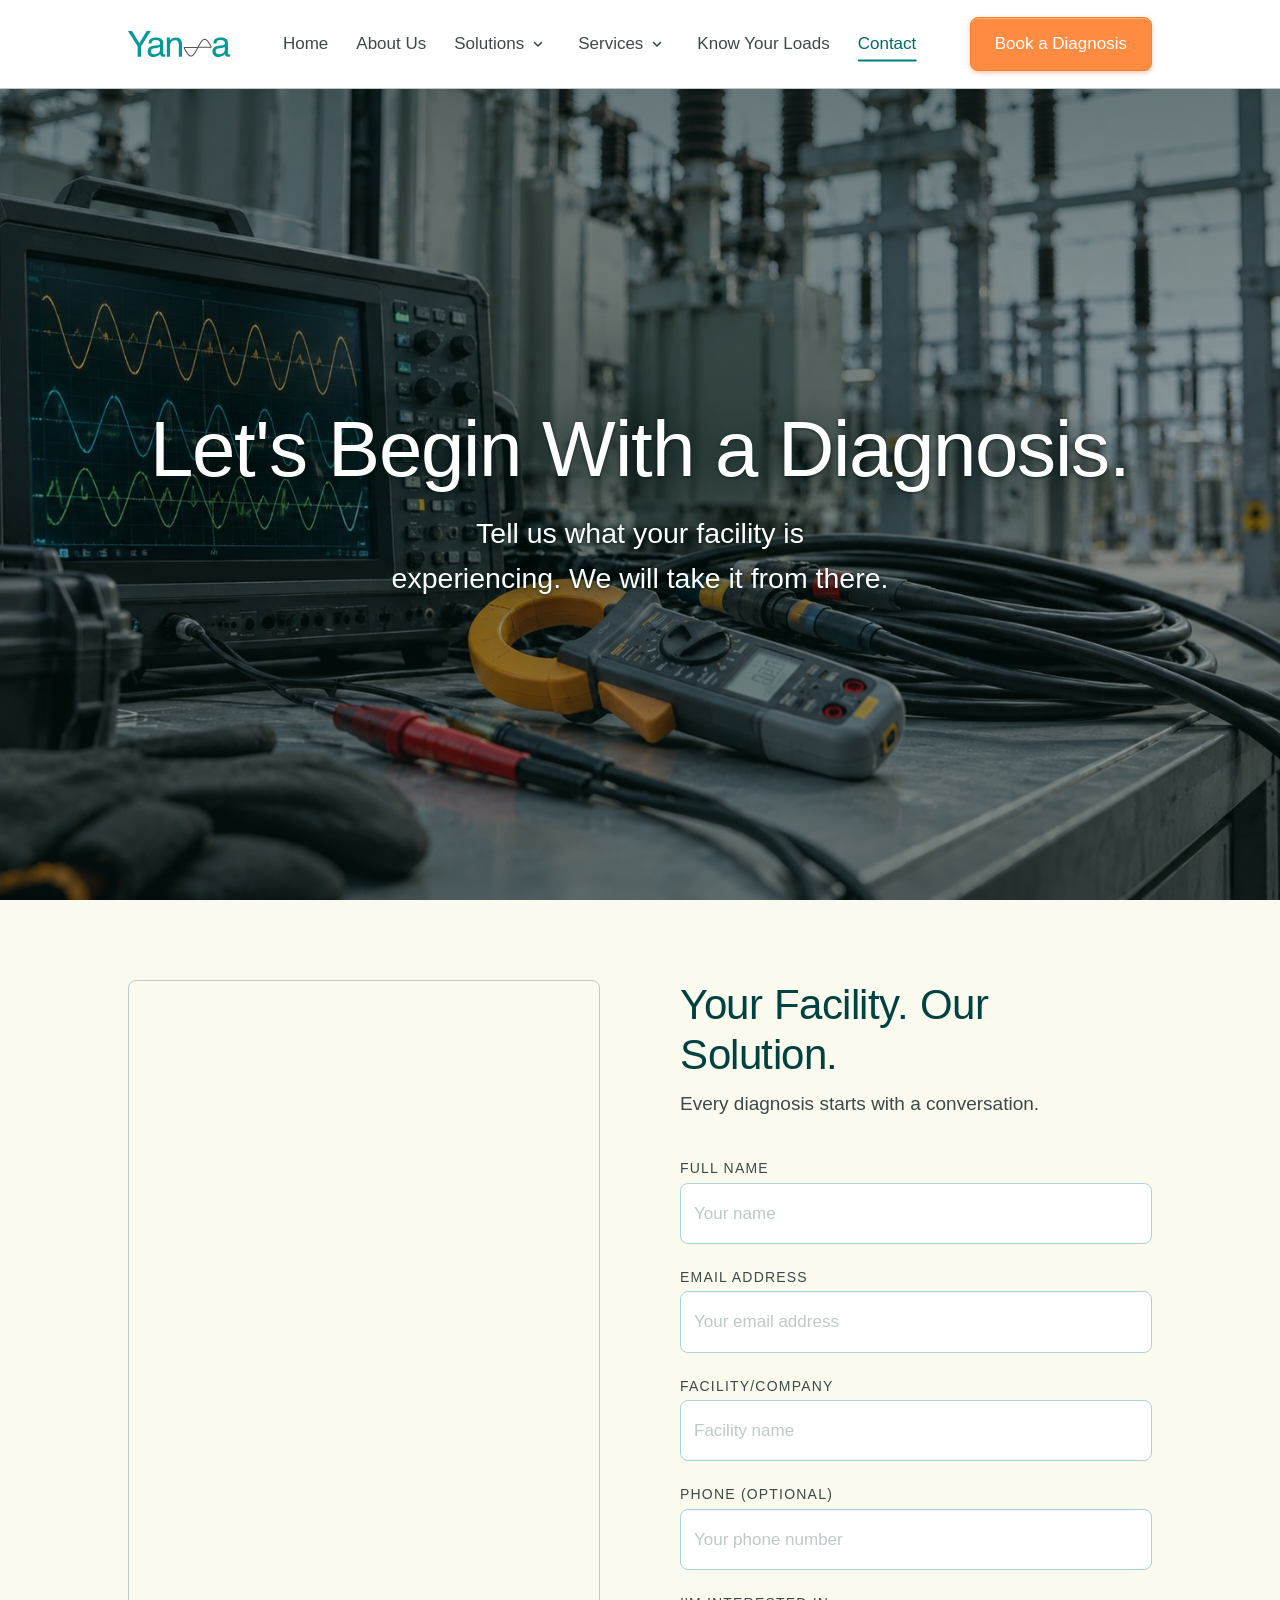
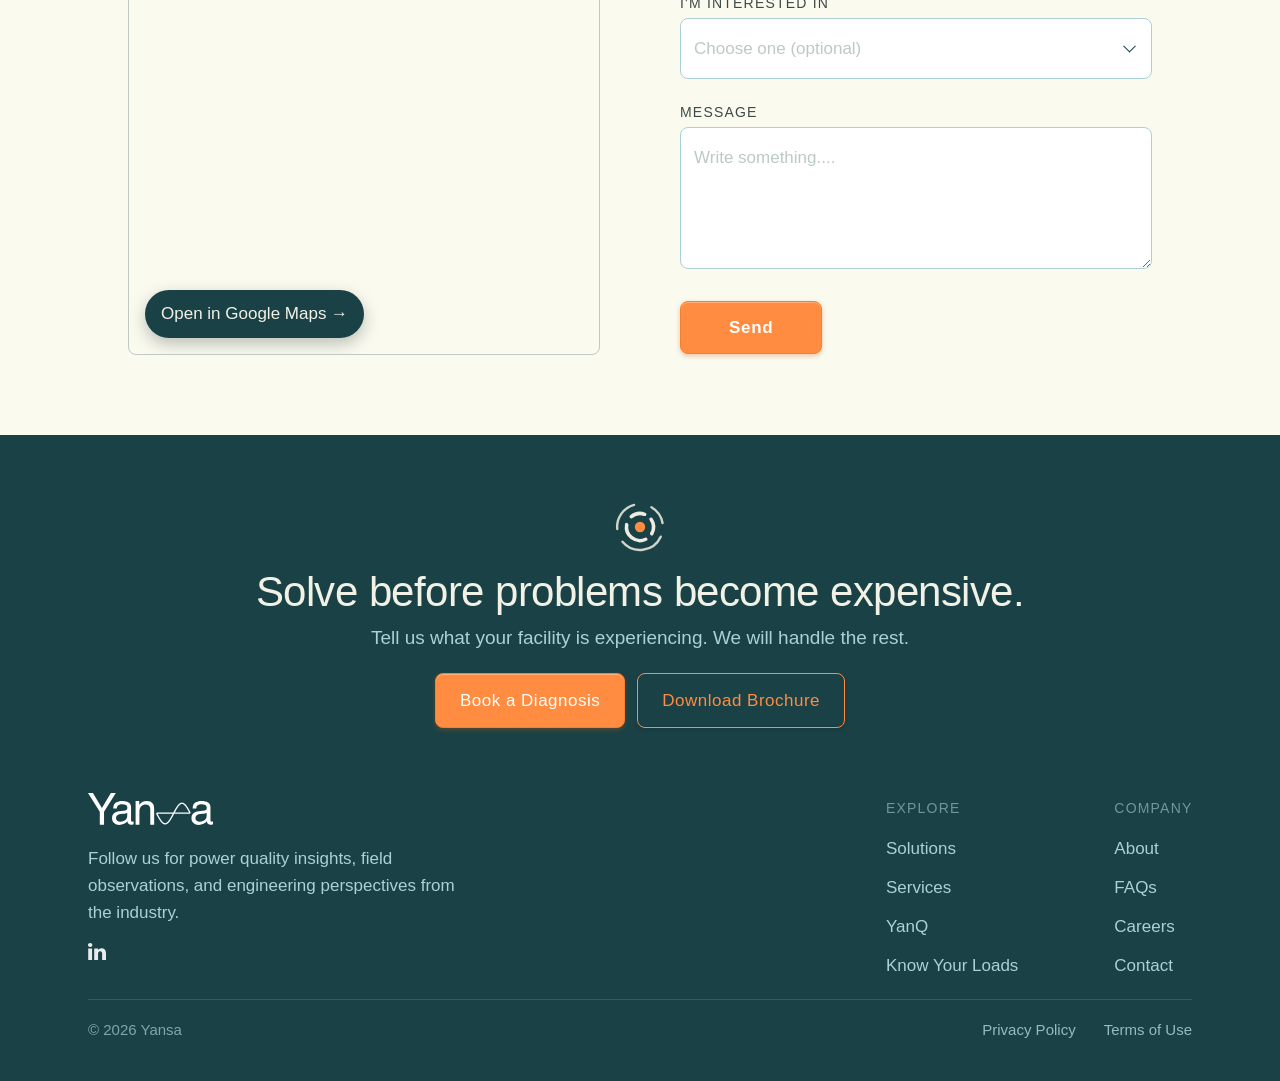
<file: contact.html>
<!DOCTYPE html>
<html lang="en">
<head>
  <meta charset="UTF-8">
  <meta name="viewport" content="width=device-width, initial-scale=1.0, viewport-fit=cover">
  <title>Contact Yansa | Book a Power Quality Diagnosis</title>
  <meta name="description" content="Tell us what your facility is experiencing and book a power quality diagnosis with Yansa's engineers. We will take it from there.">
  <link rel="canonical" href="https://yansa.in/contact">
  <meta name="theme-color" content="#1a4146">

  <meta property="og:type" content="website">
  <meta property="og:site_name" content="Yansa">
  <meta property="og:locale" content="en_IN">
  <meta property="og:title" content="Contact Yansa | Book a Power Quality Diagnosis">
  <meta property="og:description" content="Tell us what your facility is experiencing and book a power quality diagnosis with Yansa's engineers. We will take it from there.">
  <meta property="og:url" content="https://yansa.in/contact">
  <meta property="og:image" content="https://yansa.in/images/og-image.jpg">
  <meta property="og:image:width" content="1200">
  <meta property="og:image:height" content="630">
  <meta property="og:image:alt" content="Aerial view of an industrial power plant">
  <meta name="twitter:card" content="summary_large_image">

  <link rel="icon" href="favicon.ico" sizes="32x32">
  <link rel="icon" href="favicon.svg" type="image/svg+xml">
  <link rel="apple-touch-icon" href="apple-touch-icon.png">
  <link rel="manifest" href="site.webmanifest">

  <link rel="preload" href="fonts/LiberationSans-Regular.woff2" as="font" type="font/woff2" crossorigin>
  <link rel="stylesheet" href="css/style.css">
  <link rel="stylesheet" href="css/m/base.css" media="(max-width: 768px)">
  <link rel="stylesheet" href="css/m/contact.css" media="(max-width: 768px)">

  <script type="application/ld+json">
  {
    "@context": "https://schema.org",
    "@graph": [
      {
        "@type": "BreadcrumbList",
        "itemListElement": [
          {
            "@type": "ListItem",
            "position": 1,
            "name": "Home",
            "item": "https://yansa.in/"
          },
          {
            "@type": "ListItem",
            "position": 2,
            "name": "Contact",
            "item": "https://yansa.in/contact"
          }
        ]
      },
      {
        "@type": "ContactPage",
        "url": "https://yansa.in/contact",
        "name": "Contact Yansa | Book a Power Quality Diagnosis",
        "about": {
          "@id": "https://yansa.in/#organization"
        }
      },
      {
        "@type": "Organization",
        "@id": "https://yansa.in/#organization",
        "name": "Yansa",
        "url": "https://yansa.in/"
      }
    ]
  }
  </script>
</head>
<body>

  <header class="navbar">
    <div class="navbar__inner">
      <a href="./" class="navbar__logo">
        <img src="images/logo-nav.svg" alt="Yansa" width="102" height="26">
      </a>
      <nav class="navbar__links" id="site-nav" aria-label="Main">
        <a href="./">Home</a>
        <a href="about.html">About Us</a>
        <div class="nav-item">
          <a href="solutions.html" class="nav-item__link">Solutions</a>
          <button class="nav-item__chev" type="button" aria-expanded="false" aria-controls="nav-menu-solutions" aria-label="Show Solutions pages"><svg viewBox="0 0 12 12" width="12" height="12" fill="none" aria-hidden="true"><path d="M2.5 4.5 6 8l3.5-3.5" stroke="currentColor" stroke-width="1.6" stroke-linecap="round" stroke-linejoin="round"/></svg></button>
          <div class="nav-menu" id="nav-menu-solutions">
            <div class="nav-menu__list">
              <span class="nav-menu__glow" aria-hidden="true"></span>
              <a href="solutions.html#active"><span class="nav-menu__icon"><svg viewBox="0 0 20 20" width="20" height="20" fill="none" aria-hidden="true"><path d="M2 14c1.5-5 3-5 4.5 0s3 5 4.5 0 3-5 4.5 0" stroke="currentColor" stroke-width="1.6" stroke-linecap="round" stroke-linejoin="round"/><path d="M10.5 2 8 7.5h3.2L9.2 11" stroke="currentColor" stroke-width="1.6" stroke-linecap="round" stroke-linejoin="round"/></svg></span><span class="nav-menu__text"><span class="nav-menu__title">Active Solutions</span><span class="nav-menu__desc">Electronics that measure and correct in real time.</span></span><svg class="nav-menu__go" viewBox="0 0 20 20" width="16" height="16" fill="none" aria-hidden="true"><path d="M4 10h11.5M11 5.5 15.5 10 11 14.5" stroke="currentColor" stroke-width="1.6" stroke-linecap="round" stroke-linejoin="round"/></svg></a>
              <a href="solutions.html#passive"><span class="nav-menu__icon"><svg viewBox="0 0 20 20" width="20" height="20" fill="none" aria-hidden="true"><path d="M2 10h5.5M12.5 10H18M7.5 4.5v11M12.5 4.5v11" stroke="currentColor" stroke-width="1.6" stroke-linecap="round" stroke-linejoin="round"/></svg></span><span class="nav-menu__text"><span class="nav-menu__title">Passive Solutions</span><span class="nav-menu__desc">Fixed components for steady, predictable loads.</span></span><svg class="nav-menu__go" viewBox="0 0 20 20" width="16" height="16" fill="none" aria-hidden="true"><path d="M4 10h11.5M11 5.5 15.5 10 11 14.5" stroke="currentColor" stroke-width="1.6" stroke-linecap="round" stroke-linejoin="round"/></svg></a>
              <a href="solutions.html#hybrid"><span class="nav-menu__icon"><svg viewBox="0 0 20 20" width="20" height="20" fill="none" aria-hidden="true"><rect x="2.5" y="3" width="6" height="6" rx="1.4" stroke="currentColor" stroke-width="1.6" stroke-linejoin="round"/><rect x="11.5" y="11" width="6" height="6" rx="1.4" stroke="currentColor" stroke-width="1.6" stroke-linejoin="round"/><path d="M8.5 6h3.5a2.5 2.5 0 0 1 2.5 2.5V11" stroke="currentColor" stroke-width="1.6" stroke-linecap="round" stroke-linejoin="round"/></svg></span><span class="nav-menu__text"><span class="nav-menu__title">Hybrid Solutions</span><span class="nav-menu__desc">Active and passive stages in one panel.</span></span><svg class="nav-menu__go" viewBox="0 0 20 20" width="16" height="16" fill="none" aria-hidden="true"><path d="M4 10h11.5M11 5.5 15.5 10 11 14.5" stroke="currentColor" stroke-width="1.6" stroke-linecap="round" stroke-linejoin="round"/></svg></a>
            </div>
            <a class="nav-menu__feature" href="know-your-loads.html" data-nav-feature><img src="images/nav/feature-loads.jpg" width="220" height="260" alt=""><span class="nav-menu__feature-body"><span class="nav-menu__eyebrow">Not sure which fits?</span><span class="nav-menu__feature-title">Know Your Loads</span><span class="nav-menu__feature-line">See which loads cause which problems, and the fix for each. <span class="nav-menu__feature-go"><svg viewBox="0 0 20 20" width="16" height="16" fill="none" aria-hidden="true"><path d="M4 10h11.5M11 5.5 15.5 10 11 14.5" stroke="currentColor" stroke-width="1.6" stroke-linecap="round" stroke-linejoin="round"/></svg></span></span></span></a>
          </div>
        </div>
        <div class="nav-item">
          <a href="services.html" class="nav-item__link">Services</a>
          <button class="nav-item__chev" type="button" aria-expanded="false" aria-controls="nav-menu-services" aria-label="Show Services pages"><svg viewBox="0 0 12 12" width="12" height="12" fill="none" aria-hidden="true"><path d="M2.5 4.5 6 8l3.5-3.5" stroke="currentColor" stroke-width="1.6" stroke-linecap="round" stroke-linejoin="round"/></svg></button>
          <div class="nav-menu" id="nav-menu-services">
            <div class="nav-menu__list">
              <span class="nav-menu__glow" aria-hidden="true"></span>
              <a href="yanq.html"><span class="nav-menu__icon"><svg viewBox="0 0 20 20" width="20" height="20" fill="none" aria-hidden="true"><circle cx="8.5" cy="8.5" r="5.5" stroke="currentColor" stroke-width="1.6"/><path d="M12.6 12.6 17 17" stroke="currentColor" stroke-width="1.6" stroke-linecap="round" stroke-linejoin="round"/><path d="M5.5 8.6c.9-3 1.8-3 2.7 0s1.8 3 2.7 0" stroke="currentColor" stroke-width="1.6" stroke-linecap="round" stroke-linejoin="round"/></svg></span><span class="nav-menu__text"><span class="nav-menu__title">YanQ Power Quality Study</span><span class="nav-menu__desc">We measure your loads, then offer the right fix.</span></span><svg class="nav-menu__go" viewBox="0 0 20 20" width="16" height="16" fill="none" aria-hidden="true"><path d="M4 10h11.5M11 5.5 15.5 10 11 14.5" stroke="currentColor" stroke-width="1.6" stroke-linecap="round" stroke-linejoin="round"/></svg></a>
              <a href="services.html#commissioning"><span class="nav-menu__icon"><svg viewBox="0 0 20 20" width="20" height="20" fill="none" aria-hidden="true"><path d="M10 2.5 16 5v4.8c0 3.6-2.4 6.2-6 7.7-3.6-1.5-6-4.1-6-7.7V5z" stroke="currentColor" stroke-width="1.6" stroke-linecap="round" stroke-linejoin="round"/><path d="m7.2 10 2 2 3.6-3.8" stroke="currentColor" stroke-width="1.6" stroke-linecap="round" stroke-linejoin="round"/></svg></span><span class="nav-menu__text"><span class="nav-menu__title">Commissioning Support</span><span class="nav-menu__desc">Every panel proven before handover.</span></span><svg class="nav-menu__go" viewBox="0 0 20 20" width="16" height="16" fill="none" aria-hidden="true"><path d="M4 10h11.5M11 5.5 15.5 10 11 14.5" stroke="currentColor" stroke-width="1.6" stroke-linecap="round" stroke-linejoin="round"/></svg></a>
              <a href="services.html#amc"><span class="nav-menu__icon"><svg viewBox="0 0 20 20" width="20" height="20" fill="none" aria-hidden="true"><rect x="3" y="4" width="14" height="13" rx="2" stroke="currentColor" stroke-width="1.6"/><path d="M3 8h14M7 2.5v3M13 2.5v3" stroke="currentColor" stroke-width="1.6" stroke-linecap="round" stroke-linejoin="round"/><path d="M12.3 12.6a2.3 2.3 0 1 1-.8-1.7" stroke="currentColor" stroke-width="1.6" stroke-linecap="round" stroke-linejoin="round"/><path d="M12.4 9.3v1.8h-1.8" stroke="currentColor" stroke-width="1.6" stroke-linecap="round" stroke-linejoin="round"/></svg></span><span class="nav-menu__text"><span class="nav-menu__title">AMC</span><span class="nav-menu__desc">Scheduled care, year after year.</span></span><svg class="nav-menu__go" viewBox="0 0 20 20" width="16" height="16" fill="none" aria-hidden="true"><path d="M4 10h11.5M11 5.5 15.5 10 11 14.5" stroke="currentColor" stroke-width="1.6" stroke-linecap="round" stroke-linejoin="round"/></svg></a>
            </div>
            <a class="nav-menu__feature" href="services.html#flow" data-nav-feature><img src="images/nav/feature-services.jpg" width="220" height="260" alt=""><span class="nav-menu__feature-body"><span class="nav-menu__eyebrow">How we work</span><span class="nav-menu__feature-title">How an engagement runs</span><span class="nav-menu__feature-line">Measure, report, solve, commission, support. <span class="nav-menu__feature-go"><svg viewBox="0 0 20 20" width="16" height="16" fill="none" aria-hidden="true"><path d="M4 10h11.5M11 5.5 15.5 10 11 14.5" stroke="currentColor" stroke-width="1.6" stroke-linecap="round" stroke-linejoin="round"/></svg></span></span></span></a>
          </div>
        </div>
        <a href="know-your-loads.html">Know Your Loads</a>
        <a href="contact.html" class="is-active" aria-current="page">Contact</a>
      </nav>
      <a href="#contact-form" class="btn btn--orange navbar__cta">Book a Diagnosis</a>
      <button class="navbar__toggle" type="button" aria-expanded="false" aria-controls="site-nav" aria-label="Open menu">
        <span class="navbar__toggle-bar" aria-hidden="true"></span>
      </button>
    </div>
  </header>

  <main>

    <!-- CONTACT HERO -->
    <section class="contact-hero">
      <div class="header-placeholder">
        <img src="images/contact-hero.jpg" alt="Power quality analyser and clamp meter on site at an electrical substation" width="1672" height="941" fetchpriority="high">
        <div class="header-placeholder__overlay">
          <h1>Let's Begin With a Diagnosis.</h1>
          <p>Tell us what your facility is experiencing. We will take it from there.</p>
        </div>
      </div>
    </section>

    <!-- MAP + FORM -->
    <section class="contact-body">
      <div class="contact-body__inner">
        <div class="contact-map">
          <iframe src="https://www.google.com/maps?q=Yansa+Energy+Solutions,+Sector+8,+IMT+Manesar,+Gurugram,+Haryana+122503,+India&amp;output=embed" title="Yansa Energy Solutions on Google Maps, Sector 8, IMT Manesar, Gurugram" loading="lazy" referrerpolicy="no-referrer-when-downgrade" allowfullscreen></iframe>
          <a class="contact-map__open" href="https://maps.app.goo.gl/KzKYBeFbHYBy4vUS6" target="_blank" rel="noopener">Open in Google Maps <span aria-hidden="true">&rarr;</span></a>
        </div>
        <div class="contact-form-col">
          <h2>Your Facility. Our Solution.</h2>
          <p class="contact-form-col__sub">Every diagnosis starts with a conversation.</p>

          <form class="contact-form" id="contact-form">
            <div class="form-field">
              <label for="fullname">Full Name</label>
              <input type="text" id="fullname" name="fullname" autocomplete="name" autocapitalize="words" enterkeyhint="next" required placeholder="Your name">
            </div>
            <div class="form-field">
              <label for="email">Email Address</label>
              <input type="email" id="email" name="email" autocomplete="email" enterkeyhint="next" required placeholder="Your email address">
            </div>
            <div class="form-field">
              <label for="facility">Facility/Company</label>
              <input type="text" id="facility" name="facility" autocomplete="organization" enterkeyhint="next" placeholder="Facility name">
            </div>
            <div class="form-field">
              <label for="phone">Phone (optional)</label>
              <input type="tel" id="phone" name="phone" autocomplete="tel" inputmode="tel" enterkeyhint="next" placeholder="Your phone number">
            </div>
            <div class="form-field">
              <label for="interest">I'm interested in</label>
              <div class="form-select">
                <select id="interest" name="interest">
                  <option value="">Choose one (optional)</option>
                  <option value="yanq">YanQ Power Quality Study</option>
                  <option value="solution">A solution (active, passive or hybrid)</option>
                  <option value="commissioning">Commissioning Support</option>
                  <option value="amc">Annual Maintenance Contract (AMC)</option>
                  <option value="not-sure">Not sure yet</option>
                </select>
              </div>
            </div>
            <div class="form-field">
              <label for="message">Message</label>
              <textarea id="message" name="message" rows="4" required placeholder="Write something...."></textarea>
            </div>
            <button type="submit" class="btn btn--orange">Send</button>
          </form>
        </div>
      </div>
    </section>

  </main>

  <!-- FOOTER -->
  <footer class="footer">
    <div class="footer__cta">
      <div class="footer__icon" aria-hidden="true">
        <img src="images/icons/footer-icon.svg" alt="" width="78" height="78">
      </div>
      <h2>Solve before problems become expensive.</h2>
      <p>Tell us what your facility is experiencing. We will handle the rest.</p>
      <div class="footer__buttons">
        <a href="#contact-form" class="btn btn--orange">Book a Diagnosis</a>
        <a href="assets/yansa-brochure.pdf" class="btn btn--outline-orange" data-brochure>Download Brochure</a>
      </div>
    </div>
    <div class="footer__bottom">
      <div class="footer__brand">
        <a class="footer__logo" href="./" aria-label="Yansa home"><img src="images/logo-footer.svg" alt="Yansa" width="125" height="32"></a>
        <p>Follow us for power quality insights, field observations, and engineering perspectives from the industry.</p>
        <div class="footer__socials">
          <a href="https://www.linkedin.com/company/yansa-energy-solutions-llp/" target="_blank" rel="noopener" aria-label="Yansa on LinkedIn"><img src="images/icons/social-2.svg" alt="" width="18" height="17"></a>
          <!-- Phone and WhatsApp return once Yansa confirms the number to use -->
        </div>
      </div>
      <div class="footer__links">
        <nav class="footer__col" aria-labelledby="footer-explore">
          <p class="footer__label" id="footer-explore">Explore</p>
          <a href="solutions.html">Solutions</a>
          <a href="services.html">Services</a>
          <a href="yanq.html">YanQ</a>
          <a href="know-your-loads.html">Know Your Loads</a>
        </nav>
        <nav class="footer__col" aria-labelledby="footer-company">
          <p class="footer__label" id="footer-company">Company</p>
          <a href="about.html">About</a>
          <a href="about.html#faq">FAQs</a>
          <a href="contact.html#contact-form">Careers</a>
          <a href="contact.html">Contact</a>
        </nav>
      </div>
      <div class="footer__legal">
        <small>&copy; 2026 Yansa</small>
        <nav class="footer__legal-links" aria-label="Legal">
          <a href="privacy-policy.html">Privacy Policy</a>
          <a href="terms.html">Terms of Use</a>
        </nav>
      </div>
    </div>
  </footer>

  <script src="js/concentric-waves-icon.js"></script>
  <script src="js/script.js"></script>
  <script src="js/m/base.js"></script>
  <script src="js/m/contact.js"></script>
</body>
</html>
</file>
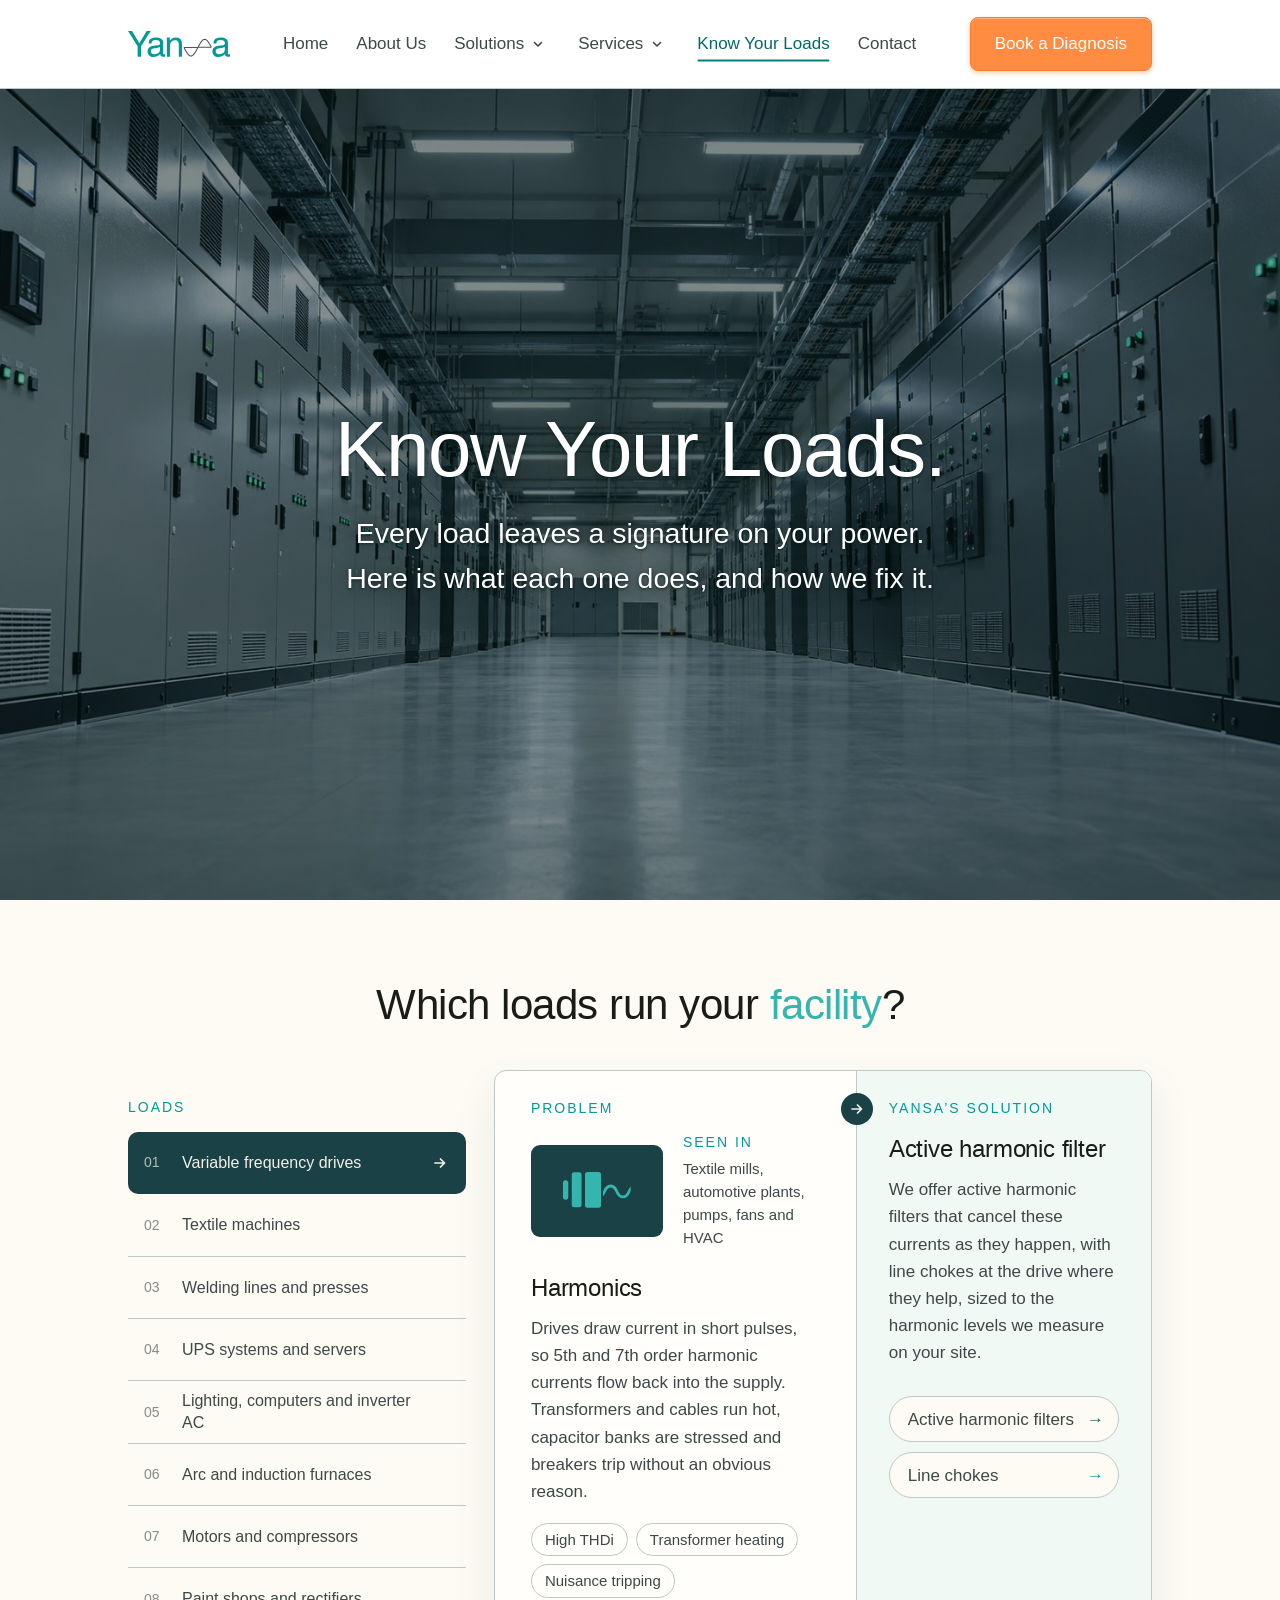
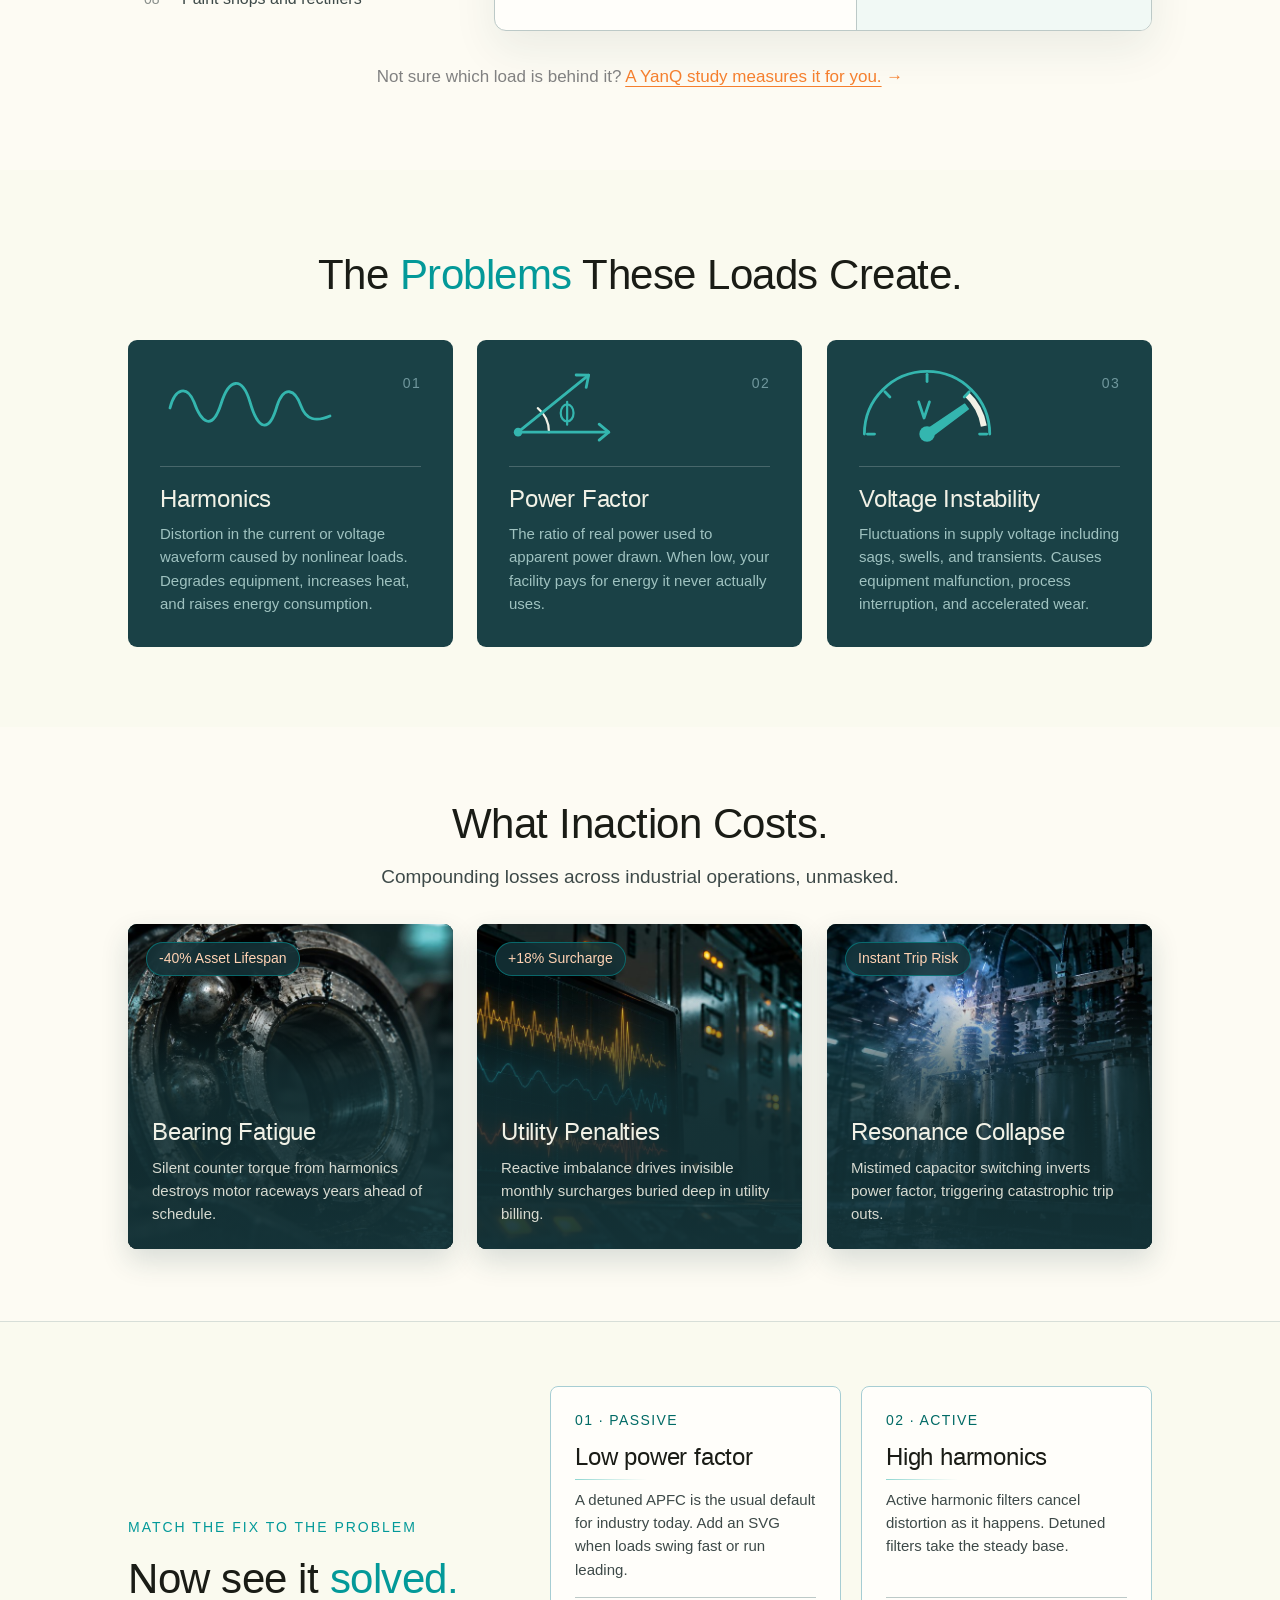
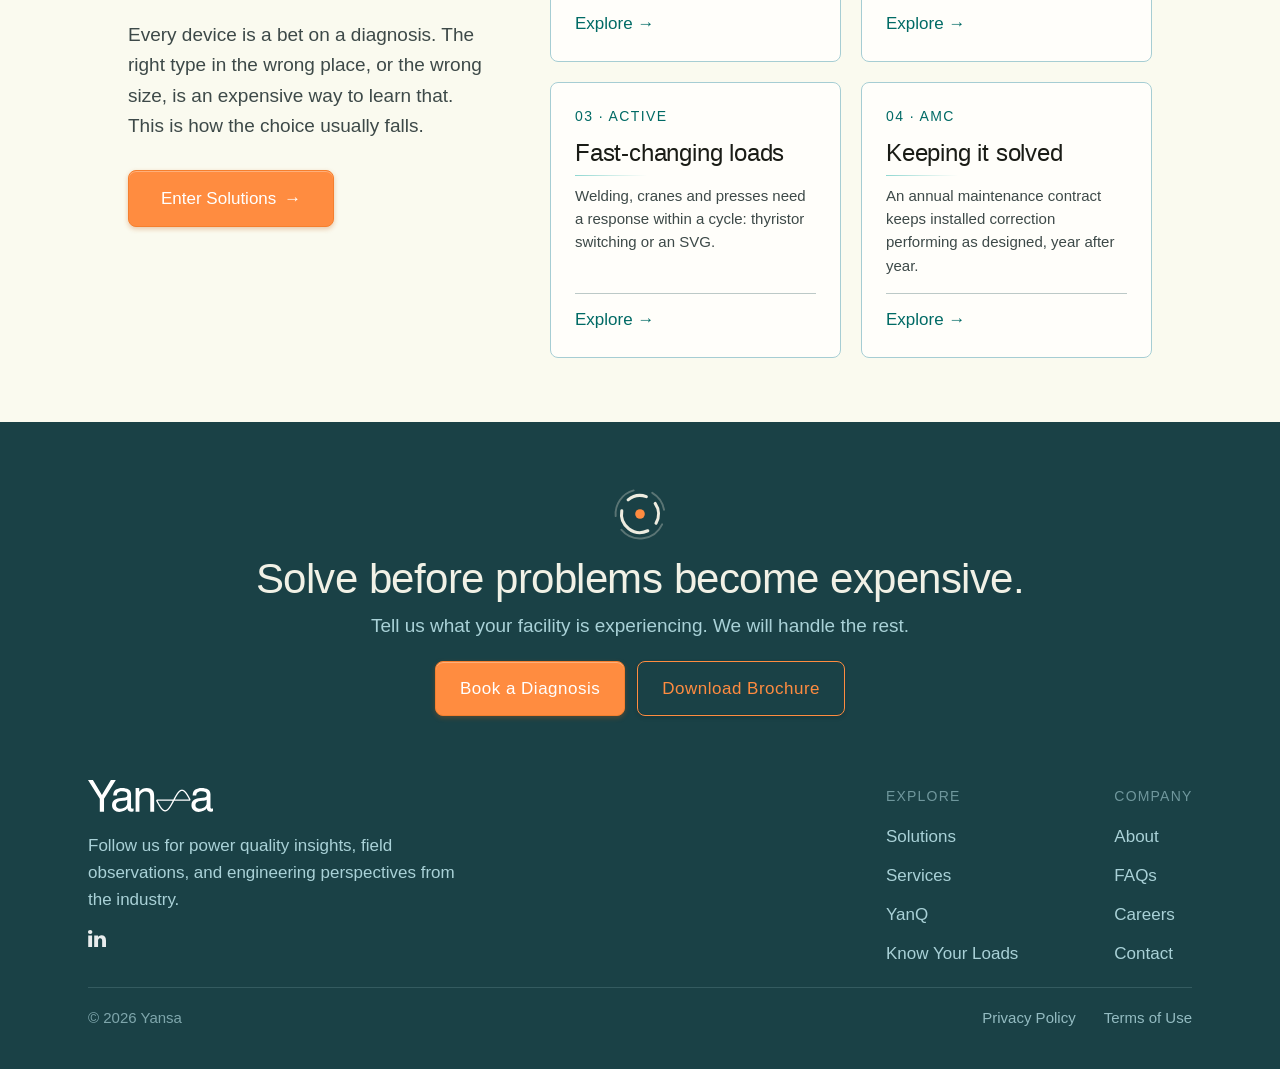
<file: know-your-loads.html>
<!DOCTYPE html>
<html lang="en">
<head>
  <meta charset="UTF-8">
  <meta name="viewport" content="width=device-width, initial-scale=1.0, viewport-fit=cover">
  <title>Know Your Loads: Which Equipment Causes Power Quality Problems | Yansa</title>
  <meta name="description" content="Know your loads: which equipment in your facility creates harmonics, poor power factor and voltage problems, and what Yansa offers for each.">
  <link rel="canonical" href="https://yansa.in/know-your-loads">
  <meta name="theme-color" content="#1a4146">

  <meta property="og:type" content="website">
  <meta property="og:site_name" content="Yansa">
  <meta property="og:locale" content="en_IN">
  <meta property="og:title" content="Know Your Loads: Which Equipment Causes Power Quality Problems | Yansa">
  <meta property="og:description" content="Which loads create power quality problems in your facility, and what Yansa offers for each.">
  <meta property="og:url" content="https://yansa.in/know-your-loads">
  <meta property="og:image" content="https://yansa.in/images/og-image.jpg">
  <meta property="og:image:width" content="1200">
  <meta property="og:image:height" content="630">
  <meta property="og:image:alt" content="Aerial view of an industrial power plant">
  <meta name="twitter:card" content="summary_large_image">

  <link rel="icon" href="favicon.ico" sizes="32x32">
  <link rel="icon" href="favicon.svg" type="image/svg+xml">
  <link rel="apple-touch-icon" href="apple-touch-icon.png">
  <link rel="manifest" href="site.webmanifest">

  <link rel="preload" href="fonts/LiberationSans-Regular.woff2" as="font" type="font/woff2" crossorigin>
  <link rel="stylesheet" href="css/style.css">
  <link rel="stylesheet" href="css/m/base.css" media="(max-width: 768px)">
  <link rel="stylesheet" href="css/m/loads.css" media="(max-width: 768px)">

  <script type="application/ld+json">
  {
    "@context": "https://schema.org",
    "@graph": [
      {
        "@type": "BreadcrumbList",
        "itemListElement": [
          { "@type": "ListItem", "position": 1, "name": "Home", "item": "https://yansa.in/" },
          { "@type": "ListItem", "position": 2, "name": "Know Your Loads", "item": "https://yansa.in/know-your-loads" }
        ]
      },
      {
        "@type": "Organization",
        "@id": "https://yansa.in/#organization",
        "name": "Yansa",
        "url": "https://yansa.in/"
      }
    ]
  }
  </script>
</head>
<body>

  <header class="navbar">
    <div class="navbar__inner">
      <a href="./" class="navbar__logo">
        <img src="images/logo-nav.svg" alt="Yansa" width="102" height="26">
      </a>
      <nav class="navbar__links" id="site-nav" aria-label="Main">
        <a href="./">Home</a>
        <a href="about.html">About Us</a>
        <div class="nav-item">
          <a href="solutions.html" class="nav-item__link">Solutions</a>
          <button class="nav-item__chev" type="button" aria-expanded="false" aria-controls="nav-menu-solutions" aria-label="Show Solutions pages"><svg viewBox="0 0 12 12" width="12" height="12" fill="none" aria-hidden="true"><path d="M2.5 4.5 6 8l3.5-3.5" stroke="currentColor" stroke-width="1.6" stroke-linecap="round" stroke-linejoin="round"/></svg></button>
          <div class="nav-menu" id="nav-menu-solutions">
            <div class="nav-menu__list">
              <span class="nav-menu__glow" aria-hidden="true"></span>
              <a href="solutions.html#active"><span class="nav-menu__icon"><svg viewBox="0 0 20 20" width="20" height="20" fill="none" aria-hidden="true"><path d="M2 14c1.5-5 3-5 4.5 0s3 5 4.5 0 3-5 4.5 0" stroke="currentColor" stroke-width="1.6" stroke-linecap="round" stroke-linejoin="round"/><path d="M10.5 2 8 7.5h3.2L9.2 11" stroke="currentColor" stroke-width="1.6" stroke-linecap="round" stroke-linejoin="round"/></svg></span><span class="nav-menu__text"><span class="nav-menu__title">Active Solutions</span><span class="nav-menu__desc">Electronics that measure and correct in real time.</span></span><svg class="nav-menu__go" viewBox="0 0 20 20" width="16" height="16" fill="none" aria-hidden="true"><path d="M4 10h11.5M11 5.5 15.5 10 11 14.5" stroke="currentColor" stroke-width="1.6" stroke-linecap="round" stroke-linejoin="round"/></svg></a>
              <a href="solutions.html#passive"><span class="nav-menu__icon"><svg viewBox="0 0 20 20" width="20" height="20" fill="none" aria-hidden="true"><path d="M2 10h5.5M12.5 10H18M7.5 4.5v11M12.5 4.5v11" stroke="currentColor" stroke-width="1.6" stroke-linecap="round" stroke-linejoin="round"/></svg></span><span class="nav-menu__text"><span class="nav-menu__title">Passive Solutions</span><span class="nav-menu__desc">Fixed components for steady, predictable loads.</span></span><svg class="nav-menu__go" viewBox="0 0 20 20" width="16" height="16" fill="none" aria-hidden="true"><path d="M4 10h11.5M11 5.5 15.5 10 11 14.5" stroke="currentColor" stroke-width="1.6" stroke-linecap="round" stroke-linejoin="round"/></svg></a>
              <a href="solutions.html#hybrid"><span class="nav-menu__icon"><svg viewBox="0 0 20 20" width="20" height="20" fill="none" aria-hidden="true"><rect x="2.5" y="3" width="6" height="6" rx="1.4" stroke="currentColor" stroke-width="1.6" stroke-linejoin="round"/><rect x="11.5" y="11" width="6" height="6" rx="1.4" stroke="currentColor" stroke-width="1.6" stroke-linejoin="round"/><path d="M8.5 6h3.5a2.5 2.5 0 0 1 2.5 2.5V11" stroke="currentColor" stroke-width="1.6" stroke-linecap="round" stroke-linejoin="round"/></svg></span><span class="nav-menu__text"><span class="nav-menu__title">Hybrid Solutions</span><span class="nav-menu__desc">Active and passive stages in one panel.</span></span><svg class="nav-menu__go" viewBox="0 0 20 20" width="16" height="16" fill="none" aria-hidden="true"><path d="M4 10h11.5M11 5.5 15.5 10 11 14.5" stroke="currentColor" stroke-width="1.6" stroke-linecap="round" stroke-linejoin="round"/></svg></a>
            </div>
            <a class="nav-menu__feature" href="know-your-loads.html" data-nav-feature><img src="images/nav/feature-loads.jpg" width="220" height="260" alt=""><span class="nav-menu__feature-body"><span class="nav-menu__eyebrow">Not sure which fits?</span><span class="nav-menu__feature-title">Know Your Loads</span><span class="nav-menu__feature-line">See which loads cause which problems, and the fix for each. <span class="nav-menu__feature-go"><svg viewBox="0 0 20 20" width="16" height="16" fill="none" aria-hidden="true"><path d="M4 10h11.5M11 5.5 15.5 10 11 14.5" stroke="currentColor" stroke-width="1.6" stroke-linecap="round" stroke-linejoin="round"/></svg></span></span></span></a>
          </div>
        </div>
        <div class="nav-item">
          <a href="services.html" class="nav-item__link">Services</a>
          <button class="nav-item__chev" type="button" aria-expanded="false" aria-controls="nav-menu-services" aria-label="Show Services pages"><svg viewBox="0 0 12 12" width="12" height="12" fill="none" aria-hidden="true"><path d="M2.5 4.5 6 8l3.5-3.5" stroke="currentColor" stroke-width="1.6" stroke-linecap="round" stroke-linejoin="round"/></svg></button>
          <div class="nav-menu" id="nav-menu-services">
            <div class="nav-menu__list">
              <span class="nav-menu__glow" aria-hidden="true"></span>
              <a href="yanq.html"><span class="nav-menu__icon"><svg viewBox="0 0 20 20" width="20" height="20" fill="none" aria-hidden="true"><circle cx="8.5" cy="8.5" r="5.5" stroke="currentColor" stroke-width="1.6"/><path d="M12.6 12.6 17 17" stroke="currentColor" stroke-width="1.6" stroke-linecap="round" stroke-linejoin="round"/><path d="M5.5 8.6c.9-3 1.8-3 2.7 0s1.8 3 2.7 0" stroke="currentColor" stroke-width="1.6" stroke-linecap="round" stroke-linejoin="round"/></svg></span><span class="nav-menu__text"><span class="nav-menu__title">YanQ Power Quality Study</span><span class="nav-menu__desc">We measure your loads, then offer the right fix.</span></span><svg class="nav-menu__go" viewBox="0 0 20 20" width="16" height="16" fill="none" aria-hidden="true"><path d="M4 10h11.5M11 5.5 15.5 10 11 14.5" stroke="currentColor" stroke-width="1.6" stroke-linecap="round" stroke-linejoin="round"/></svg></a>
              <a href="services.html#commissioning"><span class="nav-menu__icon"><svg viewBox="0 0 20 20" width="20" height="20" fill="none" aria-hidden="true"><path d="M10 2.5 16 5v4.8c0 3.6-2.4 6.2-6 7.7-3.6-1.5-6-4.1-6-7.7V5z" stroke="currentColor" stroke-width="1.6" stroke-linecap="round" stroke-linejoin="round"/><path d="m7.2 10 2 2 3.6-3.8" stroke="currentColor" stroke-width="1.6" stroke-linecap="round" stroke-linejoin="round"/></svg></span><span class="nav-menu__text"><span class="nav-menu__title">Commissioning Support</span><span class="nav-menu__desc">Every panel proven before handover.</span></span><svg class="nav-menu__go" viewBox="0 0 20 20" width="16" height="16" fill="none" aria-hidden="true"><path d="M4 10h11.5M11 5.5 15.5 10 11 14.5" stroke="currentColor" stroke-width="1.6" stroke-linecap="round" stroke-linejoin="round"/></svg></a>
              <a href="services.html#amc"><span class="nav-menu__icon"><svg viewBox="0 0 20 20" width="20" height="20" fill="none" aria-hidden="true"><rect x="3" y="4" width="14" height="13" rx="2" stroke="currentColor" stroke-width="1.6"/><path d="M3 8h14M7 2.5v3M13 2.5v3" stroke="currentColor" stroke-width="1.6" stroke-linecap="round" stroke-linejoin="round"/><path d="M12.3 12.6a2.3 2.3 0 1 1-.8-1.7" stroke="currentColor" stroke-width="1.6" stroke-linecap="round" stroke-linejoin="round"/><path d="M12.4 9.3v1.8h-1.8" stroke="currentColor" stroke-width="1.6" stroke-linecap="round" stroke-linejoin="round"/></svg></span><span class="nav-menu__text"><span class="nav-menu__title">AMC</span><span class="nav-menu__desc">Scheduled care, year after year.</span></span><svg class="nav-menu__go" viewBox="0 0 20 20" width="16" height="16" fill="none" aria-hidden="true"><path d="M4 10h11.5M11 5.5 15.5 10 11 14.5" stroke="currentColor" stroke-width="1.6" stroke-linecap="round" stroke-linejoin="round"/></svg></a>
            </div>
            <a class="nav-menu__feature" href="services.html#flow" data-nav-feature><img src="images/nav/feature-services.jpg" width="220" height="260" alt=""><span class="nav-menu__feature-body"><span class="nav-menu__eyebrow">How we work</span><span class="nav-menu__feature-title">How an engagement runs</span><span class="nav-menu__feature-line">Measure, report, solve, commission, support. <span class="nav-menu__feature-go"><svg viewBox="0 0 20 20" width="16" height="16" fill="none" aria-hidden="true"><path d="M4 10h11.5M11 5.5 15.5 10 11 14.5" stroke="currentColor" stroke-width="1.6" stroke-linecap="round" stroke-linejoin="round"/></svg></span></span></span></a>
          </div>
        </div>
        <a href="know-your-loads.html" class="is-active" aria-current="page">Know Your Loads</a>
        <a href="contact.html">Contact</a>
      </nav>
      <a href="contact.html#contact-form" class="btn btn--orange navbar__cta">Book a Diagnosis</a>
      <button class="navbar__toggle" type="button" aria-expanded="false" aria-controls="site-nav" aria-label="Open menu">
        <span class="navbar__toggle-bar" aria-hidden="true"></span>
      </button>
    </div>
  </header>

  <main>

    <!-- KNOW YOUR LOADS HERO -->
    <section class="solution-hero">
      <div class="header-placeholder">
        <img src="images/solution-hero.jpg" alt="Switchgear room lined with electrical control panels" width="1672" height="941" fetchpriority="high">
        <div class="header-placeholder__overlay">
          <h1>Know Your Loads.</h1>
          <p>Every load leaves a signature on your power. <br>Here is what each one does, and how we fix&nbsp;it.</p>
        </div>
      </div>
    </section>

    <!-- LOAD EXPLORER: pick a load and the problem and Yansa's solution change with it. Loads | Problem | Solution.
         Copy from the client's November revamp; drawings from the old "Loads Responsible" cards (hover-animated, here
         replayed on each pick). All eight items of a column share one grid cell, so the board is as tall as the tallest
         and switching never shifts the page. Tabs and crossfade: initLoadExplorer. Without the script the first load shows. -->
    <section class="loads-x" id="explorer" aria-labelledby="loads-x-title">
      <div class="loads-x__inner">
        <h2 id="loads-x-title">Which loads run your <span class="accent">facility</span>?</h2>
        <div class="loads-x__board">
          <div class="loads-x__col--loads">
            <p class="loads-x__head" id="lx-loads-label">Loads</p>
            <div class="loads-x__list" role="tablist" aria-orientation="vertical" aria-labelledby="lx-loads-label">
              <span class="loads-x__glide" aria-hidden="true"></span>
              <button class="loads-x__load is-active" type="button" role="tab" id="lx-tab-vfd" aria-selected="true" aria-controls="lx-panel" data-load="vfd" aria-label="Variable frequency drives">
                <span class="loads-x__num" aria-hidden="true">01</span>
                <span class="loads-x__name">Variable frequency drives</span>
                <span class="loads-x__short" aria-hidden="true">Drives</span>
                <svg class="loads-x__go" viewBox="0 0 16 16" width="16" height="16" fill="none" aria-hidden="true"><path d="M3 8h9.5M8.5 4l4 4-4 4" stroke="currentColor" stroke-width="1.7" stroke-linecap="round" stroke-linejoin="round"/></svg>
              </button>
              <button class="loads-x__load" type="button" role="tab" id="lx-tab-textile" aria-selected="false" aria-controls="lx-panel" tabindex="-1" data-load="textile" aria-label="Textile machines">
                <span class="loads-x__num" aria-hidden="true">02</span>
                <span class="loads-x__name">Textile machines</span>
                <span class="loads-x__short" aria-hidden="true">Textile</span>
                <svg class="loads-x__go" viewBox="0 0 16 16" width="16" height="16" fill="none" aria-hidden="true"><path d="M3 8h9.5M8.5 4l4 4-4 4" stroke="currentColor" stroke-width="1.7" stroke-linecap="round" stroke-linejoin="round"/></svg>
              </button>
              <button class="loads-x__load" type="button" role="tab" id="lx-tab-welding" aria-selected="false" aria-controls="lx-panel" tabindex="-1" data-load="welding" aria-label="Welding lines and presses">
                <span class="loads-x__num" aria-hidden="true">03</span>
                <span class="loads-x__name">Welding lines and presses</span>
                <span class="loads-x__short" aria-hidden="true">Welding</span>
                <svg class="loads-x__go" viewBox="0 0 16 16" width="16" height="16" fill="none" aria-hidden="true"><path d="M3 8h9.5M8.5 4l4 4-4 4" stroke="currentColor" stroke-width="1.7" stroke-linecap="round" stroke-linejoin="round"/></svg>
              </button>
              <button class="loads-x__load" type="button" role="tab" id="lx-tab-datacentre" aria-selected="false" aria-controls="lx-panel" tabindex="-1" data-load="datacentre" aria-label="UPS systems and servers">
                <span class="loads-x__num" aria-hidden="true">04</span>
                <span class="loads-x__name">UPS systems and servers</span>
                <span class="loads-x__short" aria-hidden="true">UPS &amp; servers</span>
                <svg class="loads-x__go" viewBox="0 0 16 16" width="16" height="16" fill="none" aria-hidden="true"><path d="M3 8h9.5M8.5 4l4 4-4 4" stroke="currentColor" stroke-width="1.7" stroke-linecap="round" stroke-linejoin="round"/></svg>
              </button>
              <button class="loads-x__load" type="button" role="tab" id="lx-tab-office" aria-selected="false" aria-controls="lx-panel" tabindex="-1" data-load="office" aria-label="Lighting, computers and inverter AC">
                <span class="loads-x__num" aria-hidden="true">05</span>
                <span class="loads-x__name">Lighting, computers and inverter AC</span>
                <span class="loads-x__short" aria-hidden="true">Offices</span>
                <svg class="loads-x__go" viewBox="0 0 16 16" width="16" height="16" fill="none" aria-hidden="true"><path d="M3 8h9.5M8.5 4l4 4-4 4" stroke="currentColor" stroke-width="1.7" stroke-linecap="round" stroke-linejoin="round"/></svg>
              </button>
              <button class="loads-x__load" type="button" role="tab" id="lx-tab-furnace" aria-selected="false" aria-controls="lx-panel" tabindex="-1" data-load="furnace" aria-label="Arc and induction furnaces">
                <span class="loads-x__num" aria-hidden="true">06</span>
                <span class="loads-x__name">Arc and induction furnaces</span>
                <span class="loads-x__short" aria-hidden="true">Furnaces</span>
                <svg class="loads-x__go" viewBox="0 0 16 16" width="16" height="16" fill="none" aria-hidden="true"><path d="M3 8h9.5M8.5 4l4 4-4 4" stroke="currentColor" stroke-width="1.7" stroke-linecap="round" stroke-linejoin="round"/></svg>
              </button>
              <button class="loads-x__load" type="button" role="tab" id="lx-tab-motors" aria-selected="false" aria-controls="lx-panel" tabindex="-1" data-load="motors" aria-label="Motors and compressors">
                <span class="loads-x__num" aria-hidden="true">07</span>
                <span class="loads-x__name">Motors and compressors</span>
                <span class="loads-x__short" aria-hidden="true">Motors</span>
                <svg class="loads-x__go" viewBox="0 0 16 16" width="16" height="16" fill="none" aria-hidden="true"><path d="M3 8h9.5M8.5 4l4 4-4 4" stroke="currentColor" stroke-width="1.7" stroke-linecap="round" stroke-linejoin="round"/></svg>
              </button>
              <button class="loads-x__load" type="button" role="tab" id="lx-tab-paint" aria-selected="false" aria-controls="lx-panel" tabindex="-1" data-load="paint" aria-label="Paint shops and rectifiers">
                <span class="loads-x__num" aria-hidden="true">08</span>
                <span class="loads-x__name">Paint shops and rectifiers</span>
                <span class="loads-x__short" aria-hidden="true">Paint shops</span>
                <svg class="loads-x__go" viewBox="0 0 16 16" width="16" height="16" fill="none" aria-hidden="true"><path d="M3 8h9.5M8.5 4l4 4-4 4" stroke="currentColor" stroke-width="1.7" stroke-linecap="round" stroke-linejoin="round"/></svg>
              </button>
            </div>
          </div>
          <div class="loads-x__panel" id="lx-panel" role="tabpanel" aria-labelledby="lx-tab-vfd">
            <div class="loads-x__col loads-x__col--problem">
              <p class="loads-x__head">Problem</p>
              <div class="loads-x__stack">
                <div class="loads-x__item is-active" data-load="vfd">
                  <div class="loads-x__lead">
                    <div class="loads-x__art" data-anim="vfd"><svg class="loads-x__icon" aria-hidden="true" focusable="false" viewBox="0 0 223 127" xmlns="http://www.w3.org/2000/svg"><rect class="anim-bar" x="3" y="29" width="17" height="62" rx="8.5" fill="currentColor"/><rect class="anim-bar anim-bar-b" x="31" y="4" width="31" height="111" rx="8" fill="currentColor"/><rect class="anim-bar anim-bar-c" x="73" y="3" width="51" height="114" rx="8" fill="currentColor"/><clipPath id="vfdClip-vfd"><rect x="130" y="26" width="88" height="78"/></clipPath><g clip-path="url(#vfdClip-vfd)"><path class="anim-wave" d="M57,65 C66.75,42 86.25,42 96,65 C105.75,88 125.25,88 135,65 C144.75,42 164.25,42 174,65 C183.75,88 203.25,88 213,65 C222.75,42 242.25,42 252,65 C261.75,88 281.25,88 291,65" fill="none" stroke="currentColor" stroke-width="9" stroke-linecap="round" stroke-linejoin="round"/></g></svg></div>
                    <p class="loads-x__seen"><span>Seen in</span>Textile mills, automotive plants, pumps, fans and HVAC</p>
                  </div>
                  <h3>Harmonics</h3>
                  <p>Drives draw current in short pulses, so 5th and 7th order harmonic currents flow back into the supply. Transformers and cables run hot, capacitor banks are stressed and breakers trip without an obvious reason.</p>
                  <ul class="loads-x__chips"><li>High THDi</li><li>Transformer heating</li><li>Nuisance tripping</li></ul>
                </div>
                <div class="loads-x__item" data-load="textile">
                  <div class="loads-x__lead">
                    <div class="loads-x__art" data-anim="vfd"><svg class="loads-x__icon" aria-hidden="true" focusable="false" viewBox="0 0 223 127" xmlns="http://www.w3.org/2000/svg"><rect class="anim-bar" x="3" y="29" width="17" height="62" rx="8.5" fill="currentColor"/><rect class="anim-bar anim-bar-b" x="31" y="4" width="31" height="111" rx="8" fill="currentColor"/><rect class="anim-bar anim-bar-c" x="73" y="3" width="51" height="114" rx="8" fill="currentColor"/><clipPath id="vfdClip-textile"><rect x="130" y="26" width="88" height="78"/></clipPath><g clip-path="url(#vfdClip-textile)"><path class="anim-wave" d="M57,65 C66.75,42 86.25,42 96,65 C105.75,88 125.25,88 135,65 C144.75,42 164.25,42 174,65 C183.75,88 203.25,88 213,65 C222.75,42 242.25,42 252,65 C261.75,88 281.25,88 291,65" fill="none" stroke="currentColor" stroke-width="9" stroke-linecap="round" stroke-linejoin="round"/></g></svg></div>
                    <p class="loads-x__seen"><span>Seen in</span>Spinning, weaving and processing lines</p>
                  </div>
                  <h3>Harmonics and low power factor</h3>
                  <p>Hundreds of drives and motors run together on ring frames, looms and humidification plants. Harmonics and reactive demand build up across the shift, and kVAh billing rises with them.</p>
                  <ul class="loads-x__chips"><li>Rising kVAh billing</li><li>Capacitor failures</li><li>Heat in panels</li></ul>
                </div>
                <div class="loads-x__item" data-load="welding">
                  <div class="loads-x__lead">
                    <div class="loads-x__art" data-anim="heavy"><svg class="loads-x__icon" aria-hidden="true" focusable="false" viewBox="0 0 235 112" xmlns="http://www.w3.org/2000/svg"><path class="anim-square" d="M10,90 L57,90 L57,26 L107,26 L107,90 L155,90" fill="none" stroke="currentColor" stroke-width="16" stroke-linecap="round" stroke-linejoin="round"/><polygon class="anim-bolt" points="200,24 180,64 196,64 196,91 216,51 200,51" fill="currentColor"/></svg></div>
                    <p class="loads-x__seen"><span>Seen in</span>Automotive plants and fabrication shops</p>
                  </div>
                  <h3>Fast-changing power factor</h3>
                  <p>Spot welders and presses switch on and off within cycles. Reactive demand swings faster than a contactor panel can follow, so power factor drops and the voltage dips with every weld.</p>
                  <ul class="loads-x__chips"><li>Voltage dips</li><li>Low power factor</li><li>Flicker</li></ul>
                </div>
                <div class="loads-x__item" data-load="datacentre">
                  <div class="loads-x__lead">
                    <div class="loads-x__art" data-anim="smps"><svg class="loads-x__icon" aria-hidden="true" focusable="false" viewBox="0 0 260 145" xmlns="http://www.w3.org/2000/svg"><defs><mask id="smpsMask-datacentre"><rect x="39" y="27" width="157" height="90" rx="9" fill="#fff"/><rect x="58" y="45" width="50" height="11" rx="5" fill="#000"/><rect x="58" y="71" width="50" height="11" rx="5" fill="#000"/><line class="anim-gap" x1="94" y1="136" x2="210" y2="8" stroke="#000" stroke-width="16"/></mask></defs><rect class="anim-body" x="30" y="10" width="180" height="120" fill="currentColor" mask="url(#smpsMask-datacentre)"/><rect class="anim-pin" x="208" y="50" width="42" height="10" rx="5" fill="currentColor"/><rect class="anim-pin anim-pin-b" x="208" y="83" width="42" height="10" rx="5" fill="currentColor"/></svg></div>
                    <p class="loads-x__seen"><span>Seen in</span>Data centres, telecom and IT campuses</p>
                  </div>
                  <h3>High-frequency harmonics and leading power factor</h3>
                  <p>Server power supplies and UPS rectifiers add harmonics, and at light load they push power factor leading. Triplen harmonics also load the neutral conductor.</p>
                  <ul class="loads-x__chips"><li>Neutral current</li><li>Leading power factor</li><li>Generator instability</li></ul>
                </div>
                <div class="loads-x__item" data-load="office">
                  <div class="loads-x__lead">
                    <div class="loads-x__art" data-anim="smps"><svg class="loads-x__icon" aria-hidden="true" focusable="false" viewBox="0 0 260 145" xmlns="http://www.w3.org/2000/svg"><defs><mask id="smpsMask-office"><rect x="39" y="27" width="157" height="90" rx="9" fill="#fff"/><rect x="58" y="45" width="50" height="11" rx="5" fill="#000"/><rect x="58" y="71" width="50" height="11" rx="5" fill="#000"/><line class="anim-gap" x1="94" y1="136" x2="210" y2="8" stroke="#000" stroke-width="16"/></mask></defs><rect class="anim-body" x="30" y="10" width="180" height="120" fill="currentColor" mask="url(#smpsMask-office)"/><rect class="anim-pin" x="208" y="50" width="42" height="10" rx="5" fill="currentColor"/><rect class="anim-pin anim-pin-b" x="208" y="83" width="42" height="10" rx="5" fill="currentColor"/></svg></div>
                    <p class="loads-x__seen"><span>Seen in</span>Offices, hospitals, hotels and schools</p>
                  </div>
                  <h3>Neutral overloading and leading power factor</h3>
                  <p>Many small electronic loads together inject 3rd harmonic currents that add up in the neutral, while LED lighting and IT equipment can push power factor leading.</p>
                  <ul class="loads-x__chips"><li>Hot neutrals</li><li>Leading power factor</li><li>Unexplained tripping</li></ul>
                </div>
                <div class="loads-x__item" data-load="furnace">
                  <div class="loads-x__lead">
                    <div class="loads-x__art" data-anim="arc"><svg class="loads-x__icon" aria-hidden="true" focusable="false" viewBox="0 0 200 200" xmlns="http://www.w3.org/2000/svg"><rect class="anim-rod" x="60" y="20" width="14" height="70" rx="6" fill="currentColor"/><rect class="anim-rod anim-rod-mid" x="84" y="18" width="16" height="95" rx="8" fill="currentColor"/><rect class="anim-rod" x="110" y="20" width="14" height="70" rx="6" fill="currentColor"/><path class="anim-dome" d="M57,150 A35,35 0 0 1 127,150" fill="none" stroke="currentColor" stroke-width="14" stroke-linecap="round"/><line class="anim-spark" x1="44" y1="98" x2="57" y2="111" stroke="currentColor" stroke-width="8" stroke-linecap="round"/><line class="anim-spark anim-spark-b" x1="32" y1="118" x2="45" y2="131" stroke="currentColor" stroke-width="8" stroke-linecap="round"/><line class="anim-spark anim-spark-c" x1="140" y1="98" x2="127" y2="111" stroke="currentColor" stroke-width="8" stroke-linecap="round"/><line class="anim-spark anim-spark-d" x1="152" y1="118" x2="139" y2="131" stroke="currentColor" stroke-width="8" stroke-linecap="round"/><path class="anim-shell" d="M25,95 L25,135 Q25,183 92,183 Q159,183 159,135 L159,95" fill="none" stroke="currentColor" stroke-width="22" stroke-linecap="round"/></svg></div>
                    <p class="loads-x__seen"><span>Seen in</span>Steel plants, foundries and forging</p>
                  </div>
                  <h3>Flicker and harmonic injection</h3>
                  <p>Furnaces draw rapid, unpredictable current. The voltage flickers for everyone on the network and harmonics spread through the plant.</p>
                  <ul class="loads-x__chips"><li>Voltage flicker</li><li>Harmonics</li><li>Utility complaints</li></ul>
                </div>
                <div class="loads-x__item" data-load="motors">
                  <div class="loads-x__lead">
                    <div class="loads-x__art" data-anim="heavy"><svg class="loads-x__icon" aria-hidden="true" focusable="false" viewBox="0 0 235 112" xmlns="http://www.w3.org/2000/svg"><path class="anim-square" d="M10,90 L57,90 L57,26 L107,26 L107,90 L155,90" fill="none" stroke="currentColor" stroke-width="16" stroke-linecap="round" stroke-linejoin="round"/><polygon class="anim-bolt" points="200,24 180,64 196,64 196,91 216,51 200,51" fill="currentColor"/></svg></div>
                    <p class="loads-x__seen"><span>Seen in</span>Pumps, conveyors, chillers and air compressors</p>
                  </div>
                  <h3>Lagging power factor</h3>
                  <p>Induction motors draw reactive power to build their magnetic field. With many running, power factor falls and the utility bills for energy the plant never uses.</p>
                  <ul class="loads-x__chips"><li>Power factor penalties</li><li>Higher kVA demand</li><li>Cable losses</li></ul>
                </div>
                <div class="loads-x__item" data-load="paint">
                  <div class="loads-x__lead">
                    <div class="loads-x__art" data-anim="paint"><svg class="loads-x__icon" aria-hidden="true" focusable="false" viewBox="0 0 190 130" xmlns="http://www.w3.org/2000/svg"><rect class="anim-gun" x="18" y="35" width="70" height="42" rx="10" fill="currentColor"/><path class="anim-gun" d="M23,77 L28,108 Q31,123 35,109 L70,77 Z" fill="currentColor"/><rect class="anim-nozzle" x="99" y="45" width="12" height="21" rx="5" fill="currentColor"/><circle class="anim-p" cx="129" cy="46" r="5" fill="currentColor"/><circle class="anim-p" cx="129" cy="66" r="5" fill="currentColor"/><circle class="anim-p anim-p2" cx="153" cy="37" r="5" fill="currentColor"/><circle class="anim-p anim-p2" cx="153" cy="56" r="3" fill="currentColor"/><circle class="anim-p anim-p2" cx="153" cy="76" r="5" fill="currentColor"/><circle class="anim-p anim-p3" cx="177" cy="27" r="5.5" fill="currentColor"/><circle class="anim-p anim-p3" cx="177" cy="56" r="6" fill="currentColor"/><circle class="anim-p anim-p3" cx="177" cy="86" r="6" fill="currentColor"/></svg></div>
                    <p class="loads-x__seen"><span>Seen in</span>Automotive paint lines, electroplating and battery charging</p>
                  </div>
                  <h3>Harmonics across many orders</h3>
                  <p>Large rectifier loads generate significant harmonic content over several orders at once, stressing transformers and any capacitors on the same bus.</p>
                  <ul class="loads-x__chips"><li>High THDv</li><li>Transformer derating</li><li>Capacitor stress</li></ul>
                </div>
              </div>
            </div>
            <div class="loads-x__col loads-x__col--fix">
              <span class="loads-x__link loads-x__link--b" aria-hidden="true"><svg viewBox="0 0 16 16" width="16" height="16" fill="none"><path d="M3 8h9.5M8.5 4l4 4-4 4" stroke="currentColor" stroke-width="1.7" stroke-linecap="round" stroke-linejoin="round"/></svg></span>
              <p class="loads-x__head">Yansa&rsquo;s Solution</p>
              <div class="loads-x__stack">
                <div class="loads-x__item is-active" data-load="vfd">
                  <h3>Active harmonic filter</h3>
                  <p>We offer active harmonic filters that cancel these currents as they happen, with line chokes at the drive where they help, sized to the harmonic levels we measure on your site.</p>
                  <ul class="loads-x__links"><li class="loads-x__fam loads-x__fam--active"><a href="solutions.html#ahf">Active harmonic filters</a></li><li class="loads-x__fam loads-x__fam--passive"><a href="solutions.html#chokes">Line chokes</a></li></ul>
                </div>
                <div class="loads-x__item" data-load="textile">
                  <h3>Hybrid panel (AHF + detuned APFC)</h3>
                  <p>We offer a hybrid panel where a detuned capacitor stage carries the steady reactive load and an active filter takes the harmonics, so power factor holds without resonance.</p>
                  <ul class="loads-x__links"><li class="loads-x__fam loads-x__fam--hybrid"><a href="solutions.html#apfc-panel">APFC panel</a></li><li class="loads-x__fam loads-x__fam--hybrid"><a href="solutions.html#ahf-panel">AHF panel</a></li></ul>
                </div>
                <div class="loads-x__item" data-load="welding">
                  <h3>Static VAR generator or thyristor switching</h3>
                  <p>We offer an SVG or thyristor-switched capacitor steps that respond within a cycle, so correction keeps pace with the load.</p>
                  <ul class="loads-x__links"><li class="loads-x__fam loads-x__fam--active"><a href="solutions.html#svg">Static VAR generator</a></li><li class="loads-x__fam loads-x__fam--active"><a href="solutions.html#tsm">Thyristor switching modules</a></li></ul>
                </div>
                <div class="loads-x__item" data-load="datacentre">
                  <h3>Active harmonic filter with SVG</h3>
                  <p>We offer active filtering for the harmonics and the neutral, with an SVG that corrects leading and lagging power factor alike, so the UPS and generators run as designed.</p>
                  <ul class="loads-x__links"><li class="loads-x__fam loads-x__fam--active"><a href="solutions.html#ahf">Active harmonic filters</a></li><li class="loads-x__fam loads-x__fam--active"><a href="solutions.html#svg">Static VAR generator</a></li></ul>
                </div>
                <div class="loads-x__item" data-load="office">
                  <h3>Active harmonic filter or SVG</h3>
                  <p>We offer compact active filters and SVGs that clean up the neutral and hold power factor near unity, sized after we measure your building&rsquo;s loads.</p>
                  <ul class="loads-x__links"><li class="loads-x__fam loads-x__fam--active"><a href="solutions.html#ahf">Active harmonic filters</a></li><li class="loads-x__fam loads-x__fam--active"><a href="solutions.html#svg">Static VAR generator</a></li></ul>
                </div>
                <div class="loads-x__item" data-load="furnace">
                  <h3>SVG with tuned passive filters</h3>
                  <p>We offer fast SVG compensation for the swings, alongside tuned passive filters that trap the dominant harmonic orders.</p>
                  <ul class="loads-x__links"><li class="loads-x__fam loads-x__fam--active"><a href="solutions.html#svg">Static VAR generator</a></li><li class="loads-x__fam loads-x__fam--passive"><a href="solutions.html#reactors">Series reactors</a></li></ul>
                </div>
                <div class="loads-x__item" data-load="motors">
                  <h3>Power capacitors and detuned APFC</h3>
                  <p>We offer capacitor banks with series reactors, switched by an APFC controller, so power factor stays at target as motors start and stop.</p>
                  <ul class="loads-x__links"><li class="loads-x__fam loads-x__fam--passive"><a href="solutions.html#capacitors">Power capacitors</a></li><li class="loads-x__fam loads-x__fam--hybrid"><a href="solutions.html#apfc-panel">APFC panel</a></li></ul>
                </div>
                <div class="loads-x__item" data-load="paint">
                  <h3>Active harmonic filter</h3>
                  <p>We offer active filters that cancel a wide spectrum of harmonics together, with detuned reactors protecting any existing capacitor banks.</p>
                  <ul class="loads-x__links"><li class="loads-x__fam loads-x__fam--active"><a href="solutions.html#ahf">Active harmonic filters</a></li><li class="loads-x__fam loads-x__fam--passive"><a href="solutions.html#reactors">Series reactors</a></li></ul>
                </div>
              </div>
            </div>
          </div>
        </div>
        <p class="loads-x__note">Not sure which load is behind it? <a href="yanq.html"><span class="loads-x__note-text">A YanQ study measures it for you.</span> <span class="pq-arrow" aria-hidden="true">&rarr;</span></a></p>
      </div>
    </section>

    <!-- THE PROBLEMS THESE LOADS CREATE: a row of three on wider screens, a swipe deck on phones (js/m/loads.js) -->
    <section class="problems">
      <div class="problems__sticky">
        <h2>The <span class="accent">Problems</span> These Loads Create.</h2>
        <div class="problems__stack">
        <article class="problem-card">
          <span class="problem-card__num">01</span>
          <div class="problem-card__text">
            <h3>Harmonics</h3>
            <p>Distortion in the current or voltage waveform caused by nonlinear loads. Degrades equipment, increases heat, and raises energy consumption.</p>
          </div>
          <svg class="problem-card__icon" aria-hidden="true" focusable="false" viewBox="10 26 180 80" xmlns="http://www.w3.org/2000/svg">
            <path class="anim-draw-wave" pathLength="1" d="M20,68 C25,48 37,45 44,62 C51,82 62,92 71,64 C79,38 92,36 100,62 C108,90 119,94 127,66 C134,45 145,49 151,66 C156,80 166,82 180,76" fill="none" stroke="#114B47" stroke-width="6" stroke-linecap="round" stroke-linejoin="round"></path>
          </svg>
        </article>
        <article class="problem-card">
          <span class="problem-card__num">02</span>
          <div class="problem-card__text">
            <h3>Power Factor</h3>
            <p>The ratio of real power used to apparent power drawn. When low, your facility pays for energy it never actually uses.</p>
          </div>
          <svg class="problem-card__icon" aria-hidden="true" focusable="false" viewBox="68 26 204 150" xmlns="http://www.w3.org/2000/svg">
            <path class="anim-pf-arc" pathLength="1" d="M143,150 A58,58 0 0 0 122,105" fill="none" stroke="#fff4e6" stroke-width="5" stroke-linecap="round"></path>
            <line class="anim-h" x1="85" y1="150" x2="255" y2="150" stroke="#114B47" stroke-width="8" stroke-linecap="round"></line>
            <path class="anim-h-head" d="M237,135 L255,150 L237,165" fill="none" stroke="#114B47" stroke-width="8" stroke-linecap="round" stroke-linejoin="round"></path>
            <g class="anim-swing">
              <g class="anim-h">
                <line x1="85" y1="150" x2="255" y2="150" stroke="#114B47" stroke-width="8" stroke-linecap="round"></line>
              </g>
              <path class="anim-d-head" d="M237,135 L255,150 L237,165" fill="none" stroke="#114B47" stroke-width="8" stroke-linecap="round" stroke-linejoin="round"></path>
            </g>
            <circle class="anim-origin" cx="85" cy="150" r="8" fill="#114B47"></circle>
            <ellipse class="anim-phi" cx="177" cy="114" rx="12" ry="16" fill="none" stroke="#114B47" stroke-width="4.5"></ellipse>
            <line class="anim-phi" x1="177" y1="93" x2="177" y2="136" stroke="#114B47" stroke-width="4.5" stroke-linecap="round"></line>
          </svg>
        </article>
        <article class="problem-card">
          <span class="problem-card__num">03</span>
          <div class="problem-card__text">
            <h3>Voltage Instability</h3>
            <p>Fluctuations in supply voltage including sags, swells, and transients. Causes equipment malfunction, process interruption, and accelerated wear.</p>
          </div>
          <svg class="problem-card__icon" aria-hidden="true" focusable="false" viewBox="36 46 228 134" xmlns="http://www.w3.org/2000/svg">
            <path class="anim-band" d="M215.5,92.3 A96,96 0 0 1 245.1,146.7" fill="none" stroke="#fff4e6" stroke-width="14" stroke-linecap="butt"></path>
            <path class="anim-dial" pathLength="1" d="M45,160 A105,105 0 0 1 255,160" fill="none" stroke="#114B47" stroke-width="8" stroke-linecap="round"></path>
            <line class="anim-tick anim-tick-1" x1="62" y1="160" x2="50" y2="160" stroke="#114B47" stroke-width="7" stroke-linecap="round"></line>
            <line class="anim-tick anim-tick-2" x1="87.8" y1="97.8" x2="79.3" y2="89.3" stroke="#114B47" stroke-width="7" stroke-linecap="round"></line>
            <line class="anim-tick anim-tick-3" x1="150" y1="72" x2="150" y2="60" stroke="#114B47" stroke-width="7" stroke-linecap="round"></line>
            <line class="anim-tick anim-tick-4" x1="212.2" y1="97.8" x2="220.7" y2="89.3" stroke="#114B47" stroke-width="7" stroke-linecap="round"></line>
            <line class="anim-tick anim-tick-5" x1="238" y1="160" x2="250" y2="160" stroke="#114B47" stroke-width="7" stroke-linecap="round"></line>
            <path class="anim-needle" d="M213,110 L219,118 L155,166 L146,155 Z" fill="#114B47" stroke="#114B47" stroke-width="3.5" stroke-linejoin="round"></path>
            <circle class="anim-hub" cx="150" cy="160" r="13" fill="#114B47"></circle>
            <path class="anim-tick anim-tick-3" d="M136,106 L145,133 L154,106" fill="none" stroke="#114B47" stroke-width="6.5" stroke-linecap="round" stroke-linejoin="round"></path>
          </svg>
        </article>
        </div>
      </div>
    </section>

    <!-- WHAT INACTION COSTS -->
    <section class="inaction">
      <div class="inaction__inner">
        <h2>What Inaction Costs.</h2>
        <p>Compounding losses across industrial operations, unmasked.</p>
        <div class="inaction__grid">
          <div class="inaction-card">
            <div class="inaction-card__photo inaction-card__photo--1"></div>
            <div class="inaction-card__row">
              <h3>Bearing Fatigue</h3>
              <span class="inaction-card__tag">-40% Asset Lifespan</span>
            </div>
            <p>Silent counter torque from harmonics destroys motor raceways years ahead of schedule.</p>
          </div>
          <div class="inaction-card">
            <div class="inaction-card__photo inaction-card__photo--2"></div>
            <div class="inaction-card__row">
              <h3>Utility Penalties</h3>
              <span class="inaction-card__tag">+18% Surcharge</span>
            </div>
            <p>Reactive imbalance drives invisible monthly surcharges buried deep in utility billing.</p>
          </div>
          <div class="inaction-card">
            <div class="inaction-card__photo inaction-card__photo--3"></div>
            <div class="inaction-card__row">
              <h3>Resonance Collapse</h3>
              <span class="inaction-card__tag">Instant Trip Risk</span>
            </div>
            <p>Mistimed capacitor switching inverts power factor, triggering catastrophic trip outs.</p>
          </div>
        </div>
      </div>
    </section>

    <!-- NOW SEE IT SOLVED: "Match the fix to the problem". The last section before the footer, so it is light:
         the copy on the left, four whole-card links on the right (they settle in with a short stagger, see initScrollReveal). -->
    <section class="pq-entry" aria-labelledby="pq-entry-title">
      <div class="pq-entry__inner">
        <div class="pq-entry__copy">
          <p class="pq-entry__eyebrow">Match the fix to the problem</p>
          <h2 id="pq-entry-title">Now see it <span class="pq-entry__accent">solved.</span></h2>
          <p class="pq-entry__lead">Every device is a bet on a diagnosis. The right type in the wrong place, or the wrong size, is an expensive way to learn that. This is how the choice usually falls.</p>
          <a class="btn btn--orange pq-entry__cta" href="solutions.html" data-m-bar-end>Enter Solutions <span class="pq-arrow" aria-hidden="true">&rarr;</span></a>
        </div>
        <div class="pq-entry__cards">
          <a class="glimpse" href="solutions.html#passive">
            <span class="glimpse__tag">01 &middot; Passive</span>
            <h3>Low power factor</h3>
            <p>A detuned APFC is the usual default for industry today. Add an SVG when loads swing fast or run leading.</p>
            <span class="glimpse__go">Explore <span class="pq-arrow" aria-hidden="true">&rarr;</span></span>
          </a>
          <a class="glimpse" href="solutions.html#active">
            <span class="glimpse__tag">02 &middot; Active</span>
            <h3>High harmonics</h3>
            <p>Active harmonic filters cancel distortion as it happens. Detuned filters take the steady base.</p>
            <span class="glimpse__go">Explore <span class="pq-arrow" aria-hidden="true">&rarr;</span></span>
          </a>
          <a class="glimpse" href="solutions.html#active">
            <span class="glimpse__tag">03 &middot; Active</span>
            <h3>Fast-changing loads</h3>
            <p>Welding, cranes and presses need a response within a cycle: thyristor switching or an SVG.</p>
            <span class="glimpse__go">Explore <span class="pq-arrow" aria-hidden="true">&rarr;</span></span>
          </a>
          <a class="glimpse" href="services.html#amc">
            <span class="glimpse__tag">04 &middot; AMC</span>
            <h3>Keeping it solved</h3>
            <p>An annual maintenance contract keeps installed correction performing as designed, year after year.</p>
            <span class="glimpse__go">Explore <span class="pq-arrow" aria-hidden="true">&rarr;</span></span>
          </a>
        </div>
      </div>
    </section>

  </main>

  <!-- FOOTER -->
  <footer class="footer">
    <div class="footer__cta">
      <div class="footer__icon" aria-hidden="true">
        <img src="images/icons/footer-icon.svg" alt="" width="56" height="56">
      </div>
      <h2>Solve before problems become expensive.</h2>
      <p>Tell us what your facility is experiencing. We will handle the rest.</p>
      <div class="footer__buttons">
        <a href="contact.html#contact-form" class="btn btn--orange">Book a Diagnosis</a>
        <a href="assets/yansa-brochure.pdf" class="btn btn--outline-orange" data-brochure>Download Brochure</a>
      </div>
    </div>
    <div class="footer__bottom">
      <div class="footer__brand">
        <a class="footer__logo" href="./" aria-label="Yansa home"><img src="images/logo-footer.svg" alt="Yansa" width="125" height="32"></a>
        <p>Follow us for power quality insights, field observations, and engineering perspectives from the industry.</p>
        <div class="footer__socials">
          <a href="https://www.linkedin.com/company/yansa-energy-solutions-llp/" target="_blank" rel="noopener" aria-label="Yansa on LinkedIn"><img src="images/icons/social-2.svg" alt="" width="18" height="17"></a>
          <!-- Phone and WhatsApp return once Yansa confirms the number to use -->
        </div>
      </div>
      <div class="footer__links">
        <nav class="footer__col" aria-labelledby="footer-explore">
          <p class="footer__label" id="footer-explore">Explore</p>
          <a href="solutions.html">Solutions</a>
          <a href="services.html">Services</a>
          <a href="yanq.html">YanQ</a>
          <a href="know-your-loads.html">Know Your Loads</a>
        </nav>
        <nav class="footer__col" aria-labelledby="footer-company">
          <p class="footer__label" id="footer-company">Company</p>
          <a href="about.html">About</a>
          <a href="about.html#faq">FAQs</a>
          <a href="contact.html#contact-form">Careers</a>
          <a href="contact.html">Contact</a>
        </nav>
      </div>
      <div class="footer__legal">
        <small>&copy; 2026 Yansa</small>
        <nav class="footer__legal-links" aria-label="Legal">
          <a href="privacy-policy.html">Privacy Policy</a>
          <a href="terms.html">Terms of Use</a>
        </nav>
      </div>
    </div>
  </footer>

  <script src="js/concentric-waves-icon.js"></script>
  <script src="js/script.js"></script>
  <script src="js/m/base.js"></script>
  <script src="js/m/loads.js"></script>
</body>
</html>
</file>
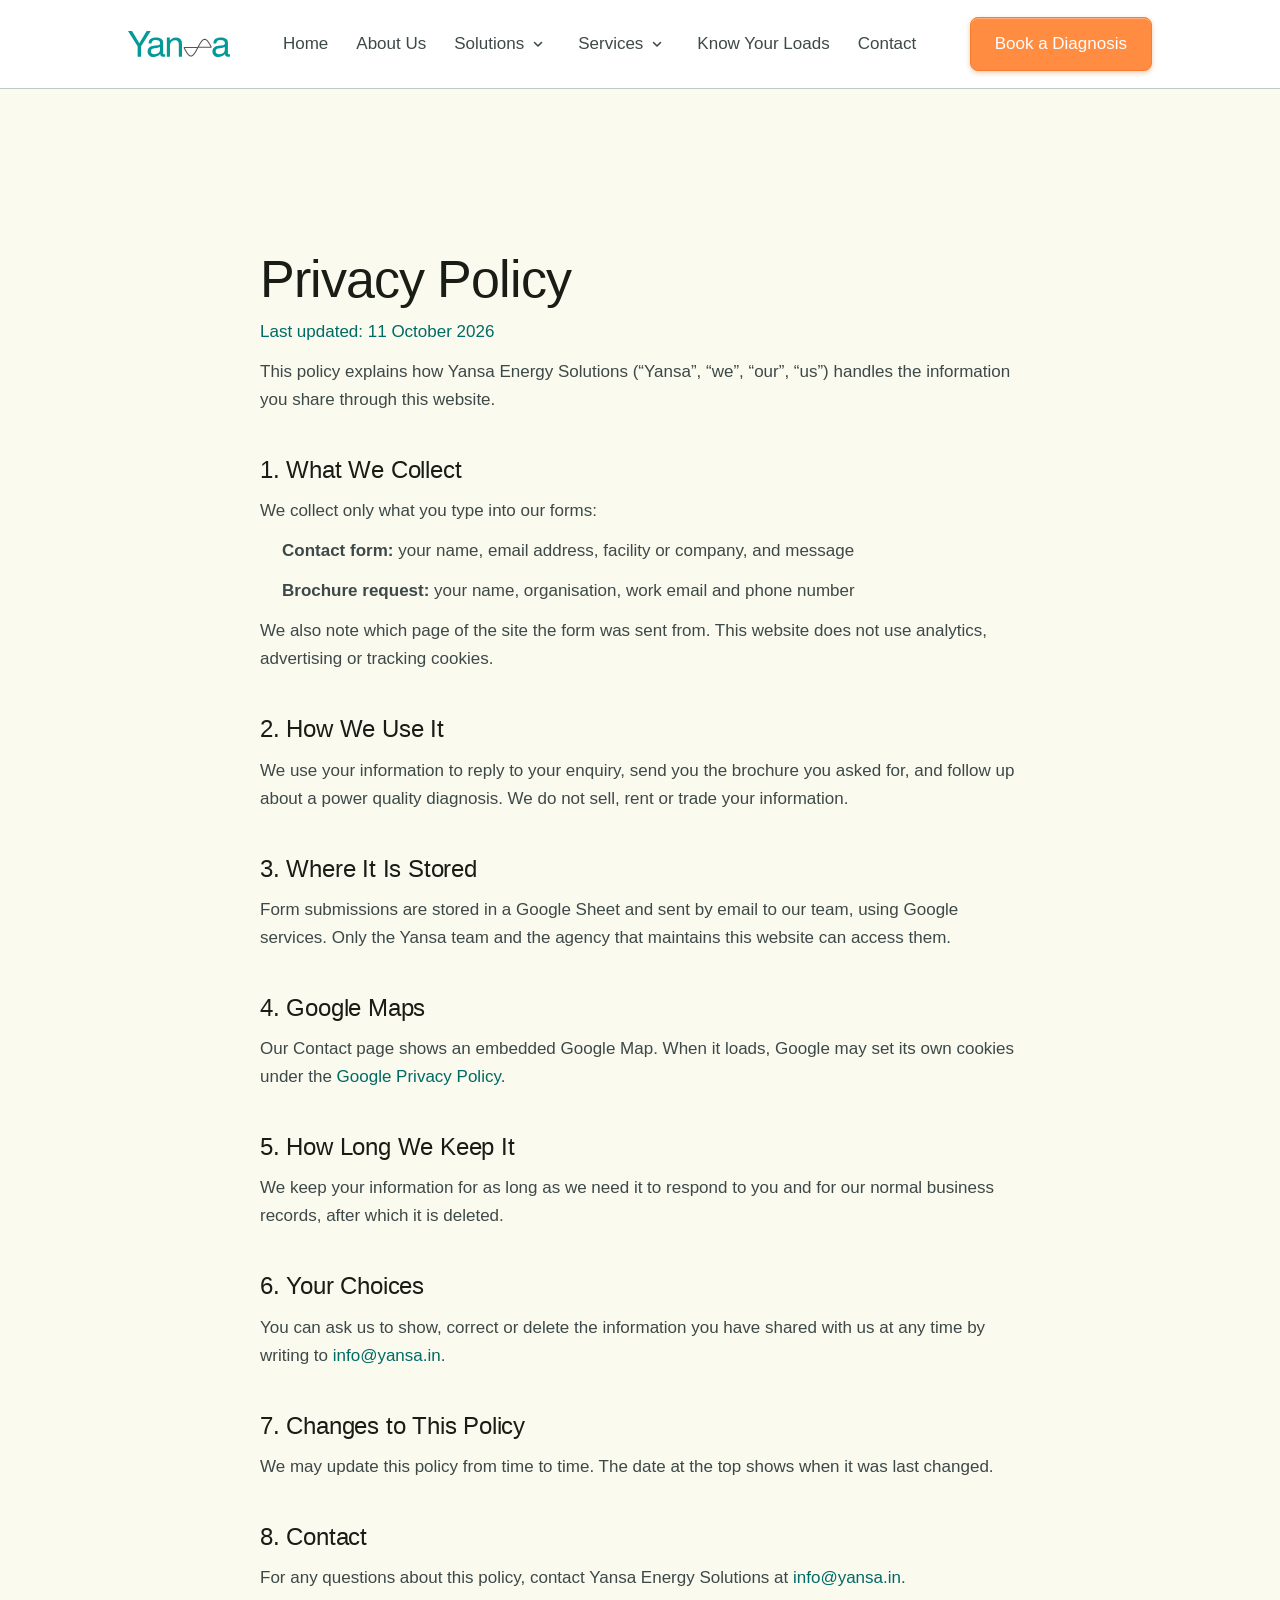
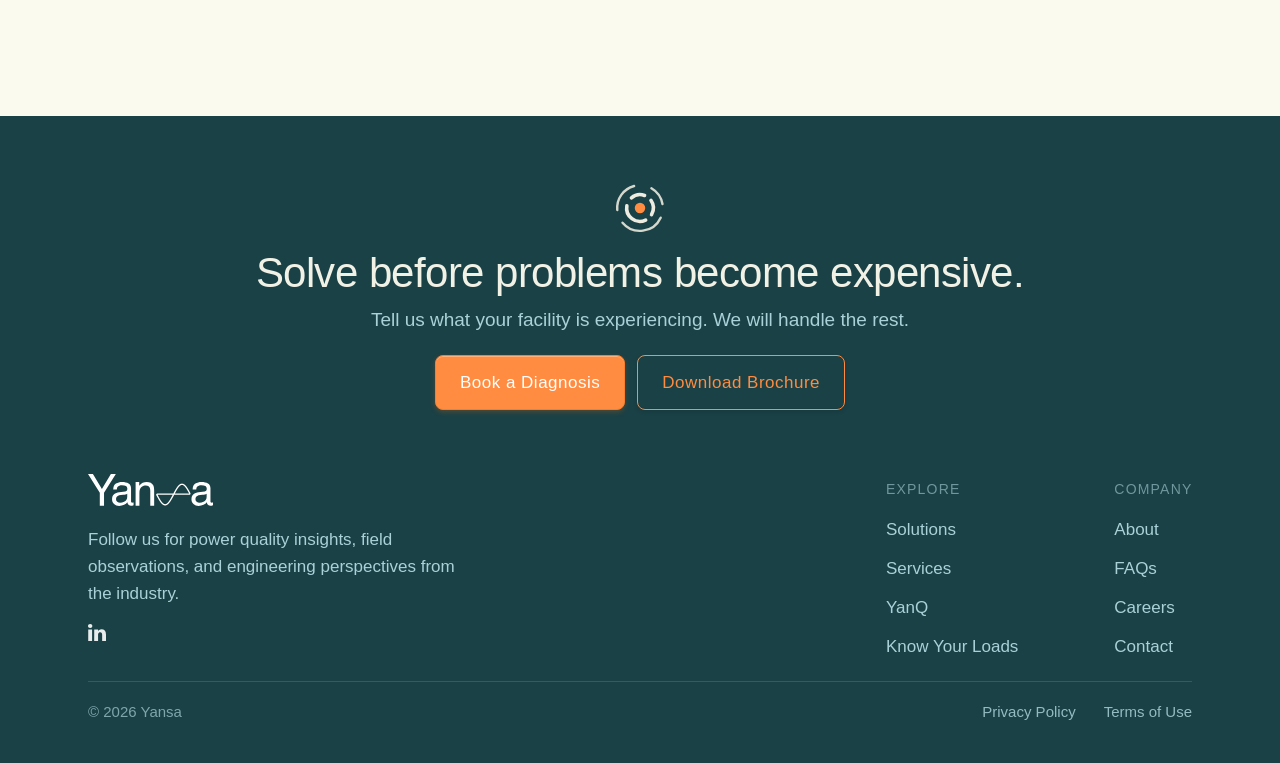
<file: privacy-policy.html>
<!DOCTYPE html>
<html lang="en">
<head>
  <meta charset="UTF-8">
  <meta name="viewport" content="width=device-width, initial-scale=1.0, viewport-fit=cover">
  <title>Privacy Policy | Yansa</title>
  <meta name="description" content="How Yansa Energy Solutions collects, uses and protects the information you share through this website.">
  <link rel="canonical" href="https://yansa.in/privacy-policy">
  <meta name="theme-color" content="#1a4146">

  <meta property="og:type" content="website">
  <meta property="og:site_name" content="Yansa">
  <meta property="og:locale" content="en_IN">
  <meta property="og:title" content="Privacy Policy | Yansa">
  <meta property="og:description" content="How Yansa Energy Solutions collects, uses and protects the information you share through this website.">
  <meta property="og:url" content="https://yansa.in/privacy-policy">
  <meta property="og:image" content="https://yansa.in/images/og-image.jpg">
  <meta property="og:image:width" content="1200">
  <meta property="og:image:height" content="630">
  <meta property="og:image:alt" content="Aerial view of an industrial power plant">
  <meta name="twitter:card" content="summary_large_image">

  <link rel="icon" href="favicon.ico" sizes="32x32">
  <link rel="icon" href="favicon.svg" type="image/svg+xml">
  <link rel="apple-touch-icon" href="apple-touch-icon.png">
  <link rel="manifest" href="site.webmanifest">

  <link rel="preload" href="fonts/LiberationSans-Regular.woff2" as="font" type="font/woff2" crossorigin>
  <link rel="stylesheet" href="css/style.css">
  <link rel="stylesheet" href="css/m/base.css" media="(max-width: 768px)">
  

  <script type="application/ld+json">
  {
    "@context": "https://schema.org",
    "@graph": [
      {
        "@type": "BreadcrumbList",
        "itemListElement": [
          {
            "@type": "ListItem",
            "position": 1,
            "name": "Home",
            "item": "https://yansa.in/"
          },
          {
            "@type": "ListItem",
            "position": 2,
            "name": "Contact",
            "item": "https://yansa.in/privacy-policy"
          }
        ]
      },
      {
        "@type": "ContactPage",
        "url": "https://yansa.in/privacy-policy",
        "name": "Contact Yansa | Book a Power Quality Diagnosis",
        "about": {
          "@id": "https://yansa.in/#organization"
        }
      },
      {
        "@type": "Organization",
        "@id": "https://yansa.in/#organization",
        "name": "Yansa",
        "url": "https://yansa.in/"
      }
    ]
  }
  </script>
</head>
<body>

  <header class="navbar">
    <div class="navbar__inner">
      <a href="./" class="navbar__logo">
        <img src="images/logo-nav.svg" alt="Yansa" width="102" height="26">
      </a>
      <nav class="navbar__links" id="site-nav" aria-label="Main">
        <a href="./">Home</a>
        <a href="about.html">About Us</a>
        <div class="nav-item">
          <a href="solutions.html" class="nav-item__link">Solutions</a>
          <button class="nav-item__chev" type="button" aria-expanded="false" aria-controls="nav-menu-solutions" aria-label="Show Solutions pages"><svg viewBox="0 0 12 12" width="12" height="12" fill="none" aria-hidden="true"><path d="M2.5 4.5 6 8l3.5-3.5" stroke="currentColor" stroke-width="1.6" stroke-linecap="round" stroke-linejoin="round"/></svg></button>
          <div class="nav-menu" id="nav-menu-solutions">
            <div class="nav-menu__list">
              <span class="nav-menu__glow" aria-hidden="true"></span>
              <a href="solutions.html#active"><span class="nav-menu__icon"><svg viewBox="0 0 20 20" width="20" height="20" fill="none" aria-hidden="true"><path d="M2 14c1.5-5 3-5 4.5 0s3 5 4.5 0 3-5 4.5 0" stroke="currentColor" stroke-width="1.6" stroke-linecap="round" stroke-linejoin="round"/><path d="M10.5 2 8 7.5h3.2L9.2 11" stroke="currentColor" stroke-width="1.6" stroke-linecap="round" stroke-linejoin="round"/></svg></span><span class="nav-menu__text"><span class="nav-menu__title">Active Solutions</span><span class="nav-menu__desc">Electronics that measure and correct in real time.</span></span><svg class="nav-menu__go" viewBox="0 0 20 20" width="16" height="16" fill="none" aria-hidden="true"><path d="M4 10h11.5M11 5.5 15.5 10 11 14.5" stroke="currentColor" stroke-width="1.6" stroke-linecap="round" stroke-linejoin="round"/></svg></a>
              <a href="solutions.html#passive"><span class="nav-menu__icon"><svg viewBox="0 0 20 20" width="20" height="20" fill="none" aria-hidden="true"><path d="M2 10h5.5M12.5 10H18M7.5 4.5v11M12.5 4.5v11" stroke="currentColor" stroke-width="1.6" stroke-linecap="round" stroke-linejoin="round"/></svg></span><span class="nav-menu__text"><span class="nav-menu__title">Passive Solutions</span><span class="nav-menu__desc">Fixed components for steady, predictable loads.</span></span><svg class="nav-menu__go" viewBox="0 0 20 20" width="16" height="16" fill="none" aria-hidden="true"><path d="M4 10h11.5M11 5.5 15.5 10 11 14.5" stroke="currentColor" stroke-width="1.6" stroke-linecap="round" stroke-linejoin="round"/></svg></a>
              <a href="solutions.html#hybrid"><span class="nav-menu__icon"><svg viewBox="0 0 20 20" width="20" height="20" fill="none" aria-hidden="true"><rect x="2.5" y="3" width="6" height="6" rx="1.4" stroke="currentColor" stroke-width="1.6" stroke-linejoin="round"/><rect x="11.5" y="11" width="6" height="6" rx="1.4" stroke="currentColor" stroke-width="1.6" stroke-linejoin="round"/><path d="M8.5 6h3.5a2.5 2.5 0 0 1 2.5 2.5V11" stroke="currentColor" stroke-width="1.6" stroke-linecap="round" stroke-linejoin="round"/></svg></span><span class="nav-menu__text"><span class="nav-menu__title">Hybrid Solutions</span><span class="nav-menu__desc">Active and passive stages in one panel.</span></span><svg class="nav-menu__go" viewBox="0 0 20 20" width="16" height="16" fill="none" aria-hidden="true"><path d="M4 10h11.5M11 5.5 15.5 10 11 14.5" stroke="currentColor" stroke-width="1.6" stroke-linecap="round" stroke-linejoin="round"/></svg></a>
            </div>
            <a class="nav-menu__feature" href="know-your-loads.html" data-nav-feature><img src="images/nav/feature-loads.jpg" width="220" height="260" alt=""><span class="nav-menu__feature-body"><span class="nav-menu__eyebrow">Not sure which fits?</span><span class="nav-menu__feature-title">Know Your Loads</span><span class="nav-menu__feature-line">See which loads cause which problems, and the fix for each. <span class="nav-menu__feature-go"><svg viewBox="0 0 20 20" width="16" height="16" fill="none" aria-hidden="true"><path d="M4 10h11.5M11 5.5 15.5 10 11 14.5" stroke="currentColor" stroke-width="1.6" stroke-linecap="round" stroke-linejoin="round"/></svg></span></span></span></a>
          </div>
        </div>
        <div class="nav-item">
          <a href="services.html" class="nav-item__link">Services</a>
          <button class="nav-item__chev" type="button" aria-expanded="false" aria-controls="nav-menu-services" aria-label="Show Services pages"><svg viewBox="0 0 12 12" width="12" height="12" fill="none" aria-hidden="true"><path d="M2.5 4.5 6 8l3.5-3.5" stroke="currentColor" stroke-width="1.6" stroke-linecap="round" stroke-linejoin="round"/></svg></button>
          <div class="nav-menu" id="nav-menu-services">
            <div class="nav-menu__list">
              <span class="nav-menu__glow" aria-hidden="true"></span>
              <a href="yanq.html"><span class="nav-menu__icon"><svg viewBox="0 0 20 20" width="20" height="20" fill="none" aria-hidden="true"><circle cx="8.5" cy="8.5" r="5.5" stroke="currentColor" stroke-width="1.6"/><path d="M12.6 12.6 17 17" stroke="currentColor" stroke-width="1.6" stroke-linecap="round" stroke-linejoin="round"/><path d="M5.5 8.6c.9-3 1.8-3 2.7 0s1.8 3 2.7 0" stroke="currentColor" stroke-width="1.6" stroke-linecap="round" stroke-linejoin="round"/></svg></span><span class="nav-menu__text"><span class="nav-menu__title">YanQ Power Quality Study</span><span class="nav-menu__desc">We measure your loads, then offer the right fix.</span></span><svg class="nav-menu__go" viewBox="0 0 20 20" width="16" height="16" fill="none" aria-hidden="true"><path d="M4 10h11.5M11 5.5 15.5 10 11 14.5" stroke="currentColor" stroke-width="1.6" stroke-linecap="round" stroke-linejoin="round"/></svg></a>
              <a href="services.html#commissioning"><span class="nav-menu__icon"><svg viewBox="0 0 20 20" width="20" height="20" fill="none" aria-hidden="true"><path d="M10 2.5 16 5v4.8c0 3.6-2.4 6.2-6 7.7-3.6-1.5-6-4.1-6-7.7V5z" stroke="currentColor" stroke-width="1.6" stroke-linecap="round" stroke-linejoin="round"/><path d="m7.2 10 2 2 3.6-3.8" stroke="currentColor" stroke-width="1.6" stroke-linecap="round" stroke-linejoin="round"/></svg></span><span class="nav-menu__text"><span class="nav-menu__title">Commissioning Support</span><span class="nav-menu__desc">Every panel proven before handover.</span></span><svg class="nav-menu__go" viewBox="0 0 20 20" width="16" height="16" fill="none" aria-hidden="true"><path d="M4 10h11.5M11 5.5 15.5 10 11 14.5" stroke="currentColor" stroke-width="1.6" stroke-linecap="round" stroke-linejoin="round"/></svg></a>
              <a href="services.html#amc"><span class="nav-menu__icon"><svg viewBox="0 0 20 20" width="20" height="20" fill="none" aria-hidden="true"><rect x="3" y="4" width="14" height="13" rx="2" stroke="currentColor" stroke-width="1.6"/><path d="M3 8h14M7 2.5v3M13 2.5v3" stroke="currentColor" stroke-width="1.6" stroke-linecap="round" stroke-linejoin="round"/><path d="M12.3 12.6a2.3 2.3 0 1 1-.8-1.7" stroke="currentColor" stroke-width="1.6" stroke-linecap="round" stroke-linejoin="round"/><path d="M12.4 9.3v1.8h-1.8" stroke="currentColor" stroke-width="1.6" stroke-linecap="round" stroke-linejoin="round"/></svg></span><span class="nav-menu__text"><span class="nav-menu__title">AMC</span><span class="nav-menu__desc">Scheduled care, year after year.</span></span><svg class="nav-menu__go" viewBox="0 0 20 20" width="16" height="16" fill="none" aria-hidden="true"><path d="M4 10h11.5M11 5.5 15.5 10 11 14.5" stroke="currentColor" stroke-width="1.6" stroke-linecap="round" stroke-linejoin="round"/></svg></a>
            </div>
            <a class="nav-menu__feature" href="services.html#flow" data-nav-feature><img src="images/nav/feature-services.jpg" width="220" height="260" alt=""><span class="nav-menu__feature-body"><span class="nav-menu__eyebrow">How we work</span><span class="nav-menu__feature-title">How an engagement runs</span><span class="nav-menu__feature-line">Measure, report, solve, commission, support. <span class="nav-menu__feature-go"><svg viewBox="0 0 20 20" width="16" height="16" fill="none" aria-hidden="true"><path d="M4 10h11.5M11 5.5 15.5 10 11 14.5" stroke="currentColor" stroke-width="1.6" stroke-linecap="round" stroke-linejoin="round"/></svg></span></span></span></a>
          </div>
        </div>
        <a href="know-your-loads.html">Know Your Loads</a>
        <a href="contact.html">Contact</a>
      </nav>
      <a href="contact.html#contact-form" class="btn btn--orange navbar__cta">Book a Diagnosis</a>
      <button class="navbar__toggle" type="button" aria-expanded="false" aria-controls="site-nav" aria-label="Open menu">
        <span class="navbar__toggle-bar" aria-hidden="true"></span>
      </button>
    </div>
  </header>

  <main>
    <!-- LEGAL -->
    <section class="legal">
      <div class="legal__inner">
        <h1>Privacy Policy</h1>
        <p class="legal__updated">Last updated: 11 October 2026</p>
        <p>This policy explains how Yansa Energy Solutions (&ldquo;Yansa&rdquo;, &ldquo;we&rdquo;, &ldquo;our&rdquo;, &ldquo;us&rdquo;) handles the information you share through this website.</p>
        <h2>1. What We Collect</h2>
        <p>We collect only what you type into our forms:</p>
        <ul>
          <li><strong>Contact form:</strong> your name, email address, facility or company, and message</li>
          <li><strong>Brochure request:</strong> your name, organisation, work email and phone number</li>
        </ul>
        <p>We also note which page of the site the form was sent from. This website does not use analytics, advertising or tracking cookies.</p>
        <h2>2. How We Use It</h2>
        <p>We use your information to reply to your enquiry, send you the brochure you asked for, and follow up about a power quality diagnosis. We do not sell, rent or trade your information.</p>
        <h2>3. Where It Is Stored</h2>
        <p>Form submissions are stored in a Google Sheet and sent by email to our team, using Google services. Only the Yansa team and the agency that maintains this website can access them.</p>
        <h2>4. Google Maps</h2>
        <p>Our Contact page shows an embedded Google Map. When it loads, Google may set its own cookies under the <a href="https://policies.google.com/privacy" target="_blank" rel="noopener">Google Privacy Policy</a>.</p>
        <h2>5. How Long We Keep It</h2>
        <p>We keep your information for as long as we need it to respond to you and for our normal business records, after which it is deleted.</p>
        <h2>6. Your Choices</h2>
        <p>You can ask us to show, correct or delete the information you have shared with us at any time by writing to <a href="mailto:info@yansa.in">info@yansa.in</a>.</p>
        <h2>7. Changes to This Policy</h2>
        <p>We may update this policy from time to time. The date at the top shows when it was last changed.</p>
        <h2>8. Contact</h2>
        <p>For any questions about this policy, contact Yansa Energy Solutions at <a href="mailto:info@yansa.in">info@yansa.in</a>.</p>
      </div>
    </section>
  </main>

  <!-- FOOTER -->
  <footer class="footer">
    <div class="footer__cta">
      <div class="footer__icon" aria-hidden="true">
        <img src="images/icons/footer-icon.svg" alt="" width="78" height="78">
      </div>
      <h2>Solve before problems become expensive.</h2>
      <p>Tell us what your facility is experiencing. We will handle the rest.</p>
      <div class="footer__buttons">
        <a href="contact.html#contact-form" class="btn btn--orange">Book a Diagnosis</a>
        <a href="assets/yansa-brochure.pdf" class="btn btn--outline-orange" data-brochure>Download Brochure</a>
      </div>
    </div>
    <div class="footer__bottom">
      <div class="footer__brand">
        <a class="footer__logo" href="./" aria-label="Yansa home"><img src="images/logo-footer.svg" alt="Yansa" width="125" height="32"></a>
        <p>Follow us for power quality insights, field observations, and engineering perspectives from the industry.</p>
        <div class="footer__socials">
          <a href="https://www.linkedin.com/company/yansa-energy-solutions-llp/" target="_blank" rel="noopener" aria-label="Yansa on LinkedIn"><img src="images/icons/social-2.svg" alt="" width="18" height="17"></a>
          <!-- Phone and WhatsApp return once Yansa confirms the number to use -->
        </div>
      </div>
      <div class="footer__links">
        <nav class="footer__col" aria-labelledby="footer-explore">
          <p class="footer__label" id="footer-explore">Explore</p>
          <a href="solutions.html">Solutions</a>
          <a href="services.html">Services</a>
          <a href="yanq.html">YanQ</a>
          <a href="know-your-loads.html">Know Your Loads</a>
        </nav>
        <nav class="footer__col" aria-labelledby="footer-company">
          <p class="footer__label" id="footer-company">Company</p>
          <a href="about.html">About</a>
          <a href="about.html#faq">FAQs</a>
          <a href="contact.html#contact-form">Careers</a>
          <a href="contact.html">Contact</a>
        </nav>
      </div>
      <div class="footer__legal">
        <small>&copy; 2026 Yansa</small>
        <nav class="footer__legal-links" aria-label="Legal">
          <a href="privacy-policy.html">Privacy Policy</a>
          <a href="terms.html">Terms of Use</a>
        </nav>
      </div>
    </div>
  </footer>

  <script src="js/concentric-waves-icon.js"></script>
  <script src="js/script.js"></script>
  <script src="js/m/base.js"></script>
</body>
</html>
</file>
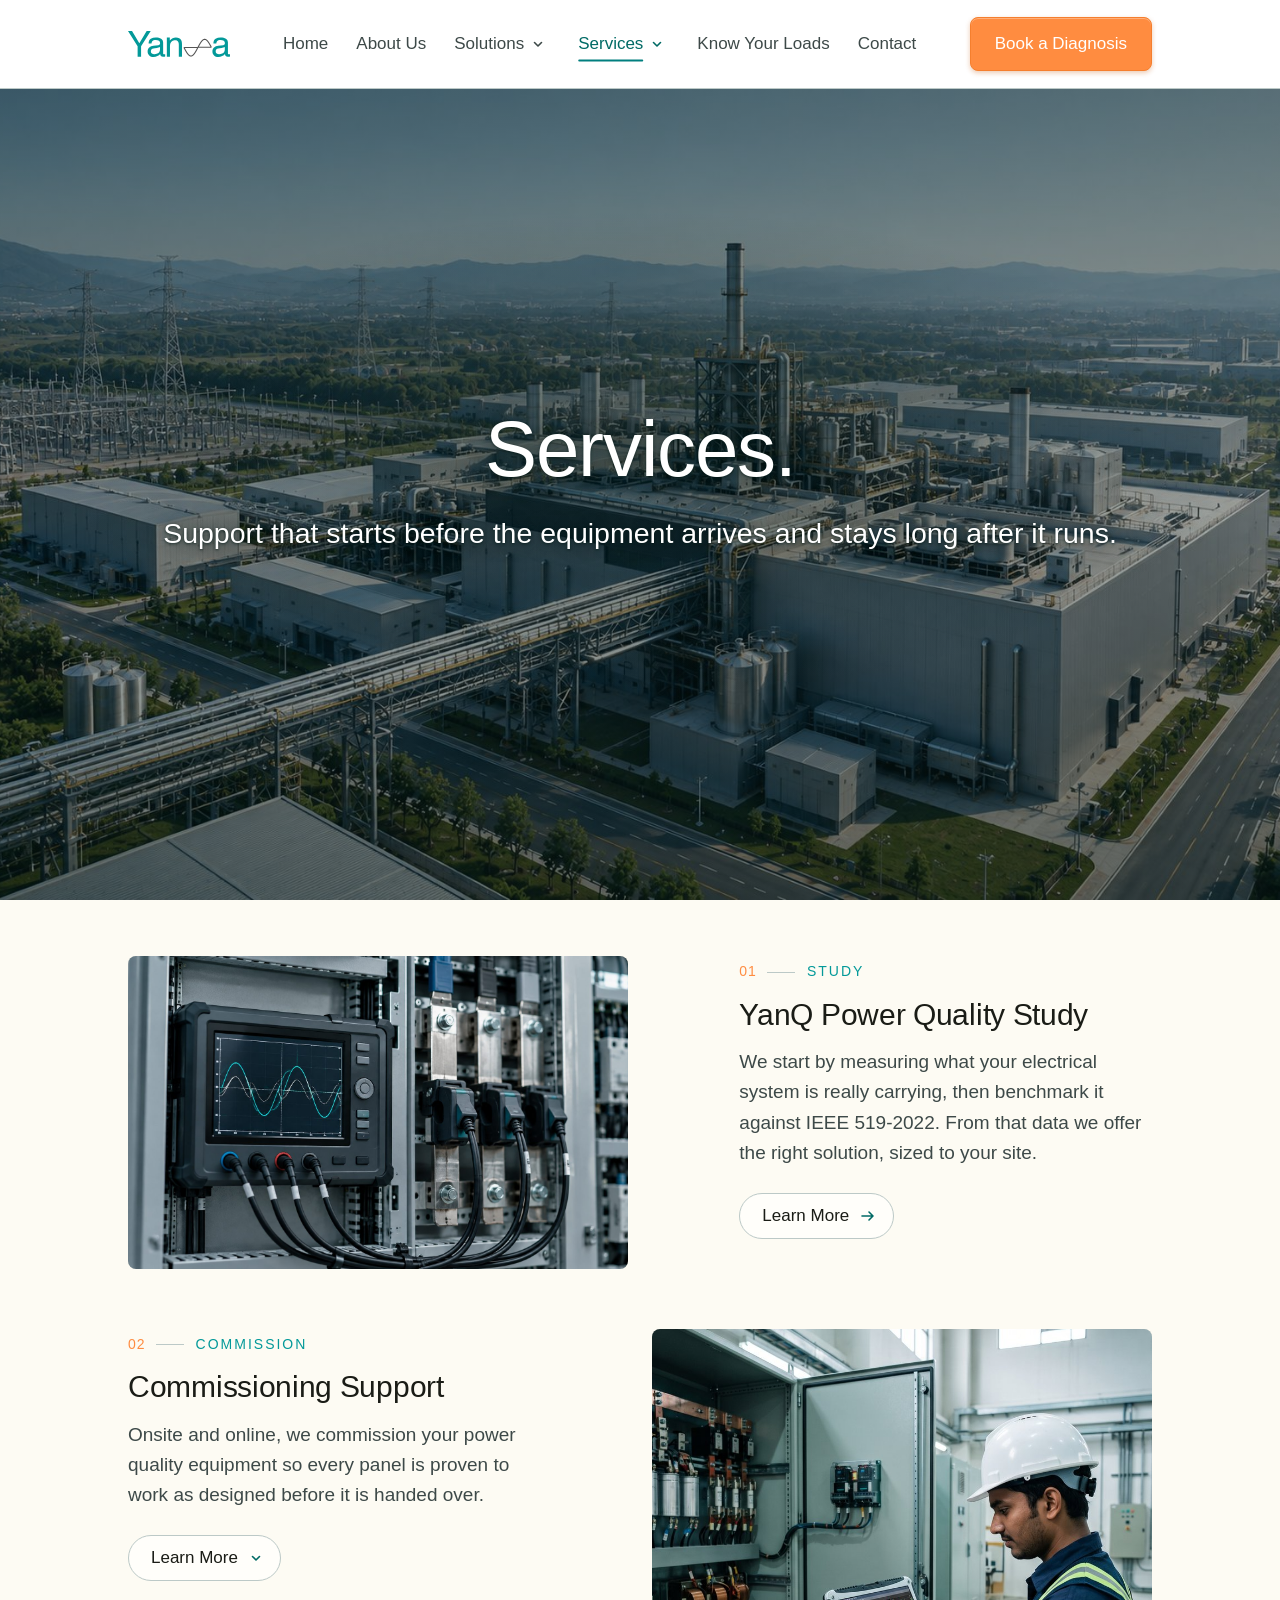
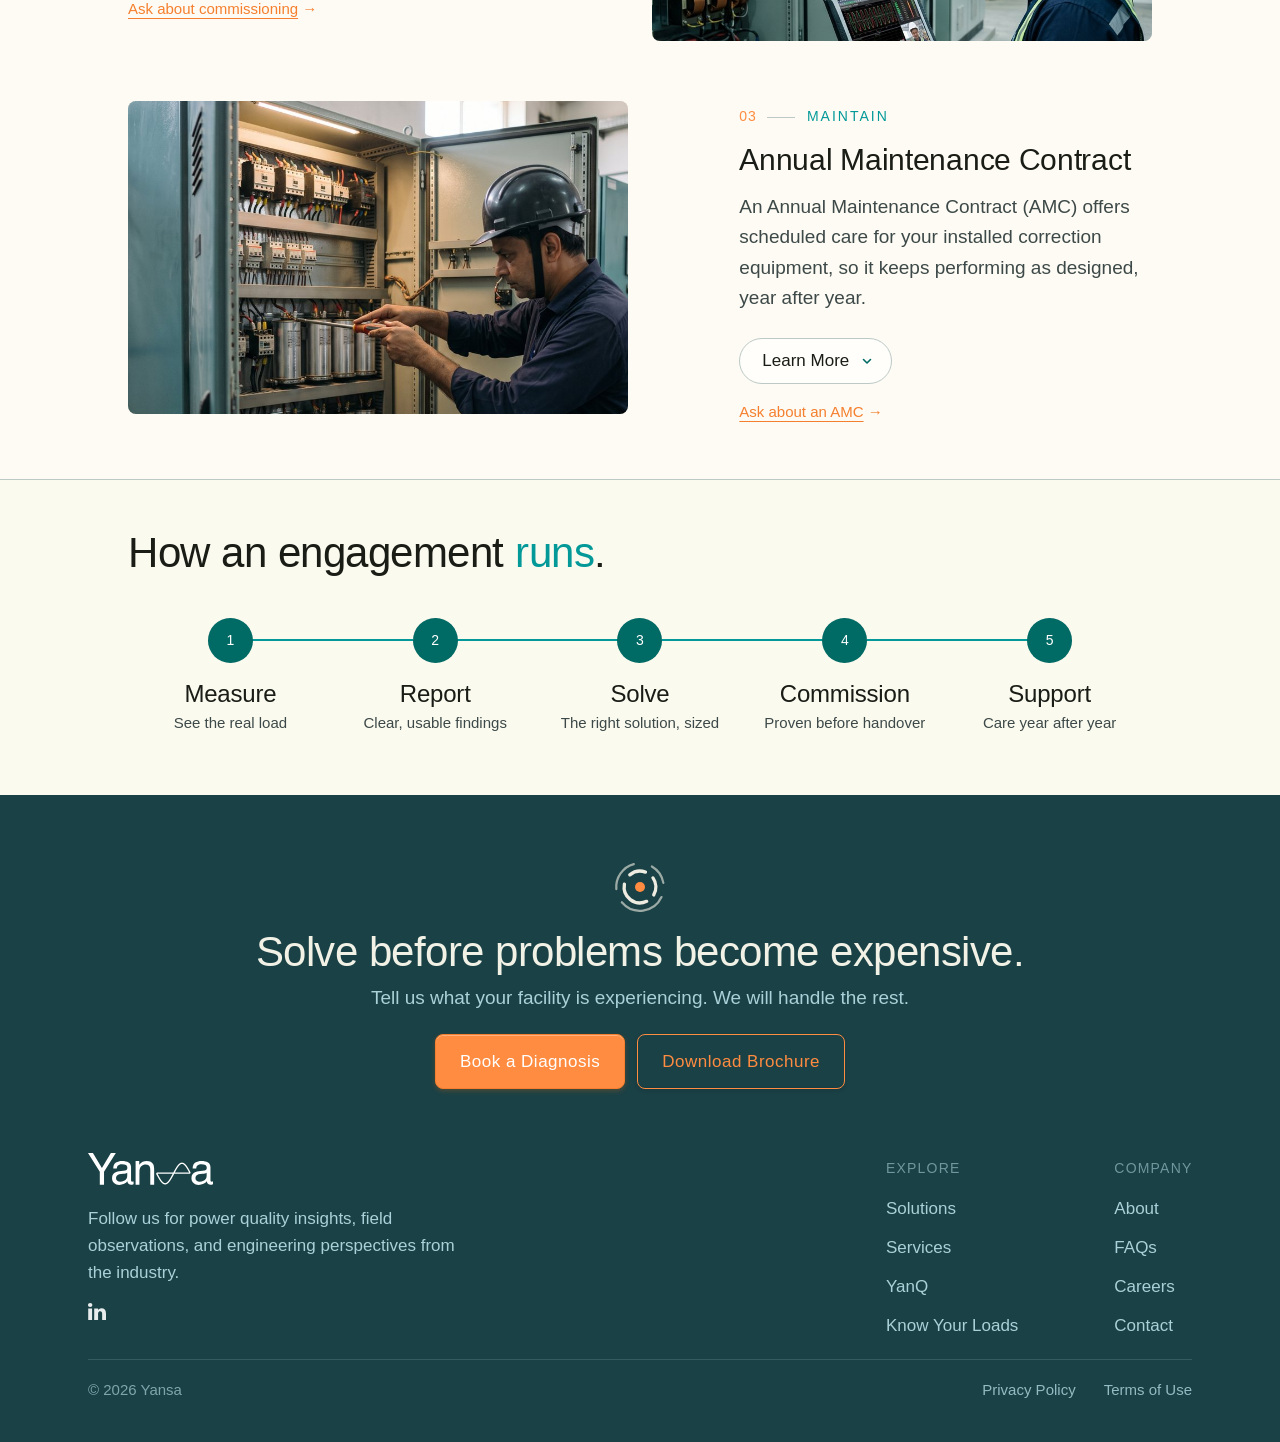
<file: services.html>
<!DOCTYPE html>
<html lang="en">
<head>
  <meta charset="UTF-8">
  <meta name="viewport" content="width=device-width, initial-scale=1.0, viewport-fit=cover">
  <title>Power Quality Services: YanQ Study, Commissioning and AMC | Yansa</title>
  <meta name="description" content="Yansa services: the YanQ Power Quality Study, commissioning support and annual maintenance, from first measurement to long-term support.">
  <link rel="canonical" href="https://yansa.in/services">
  <meta name="theme-color" content="#1a4146">

  <meta property="og:type" content="website">
  <meta property="og:site_name" content="Yansa">
  <meta property="og:locale" content="en_IN">
  <meta property="og:title" content="Power Quality Services: YanQ Study, Commissioning and AMC | Yansa">
  <meta property="og:description" content="The YanQ Power Quality Study, commissioning support and annual maintenance from Yansa.">
  <meta property="og:url" content="https://yansa.in/services">
  <meta property="og:image" content="https://yansa.in/images/og-image.jpg">
  <meta property="og:image:width" content="1200">
  <meta property="og:image:height" content="630">
  <meta property="og:image:alt" content="Aerial view of an industrial power plant">
  <meta name="twitter:card" content="summary_large_image">

  <link rel="icon" href="favicon.ico" sizes="32x32">
  <link rel="icon" href="favicon.svg" type="image/svg+xml">
  <link rel="apple-touch-icon" href="apple-touch-icon.png">
  <link rel="manifest" href="site.webmanifest">

  <link rel="preload" href="fonts/LiberationSans-Regular.woff2" as="font" type="font/woff2" crossorigin>
  <link rel="stylesheet" href="css/style.css">
  <link rel="stylesheet" href="css/m/base.css" media="(max-width: 768px)">
  <link rel="stylesheet" href="css/m/services.css" media="(max-width: 768px)">

  <!-- Arms the script-driven states (closed panels, reveals) before first paint, so nothing animates shut on load -->
  <script>document.documentElement.classList.add('js-svc');</script>

  <script type="application/ld+json">
  {
    "@context": "https://schema.org",
    "@graph": [
      {
        "@type": "BreadcrumbList",
        "itemListElement": [
          { "@type": "ListItem", "position": 1, "name": "Home", "item": "https://yansa.in/" },
          { "@type": "ListItem", "position": 2, "name": "Services", "item": "https://yansa.in/services" }
        ]
      },
      {
        "@type": "Organization",
        "@id": "https://yansa.in/#organization",
        "name": "Yansa",
        "url": "https://yansa.in/"
      }
    ]
  }
  </script>
</head>
<body>

  <header class="navbar">
    <div class="navbar__inner">
      <a href="./" class="navbar__logo">
        <img src="images/logo-nav.svg" alt="Yansa" width="102" height="26">
      </a>
      <nav class="navbar__links" id="site-nav" aria-label="Main">
        <a href="./">Home</a>
        <a href="about.html">About Us</a>
        <div class="nav-item">
          <a href="solutions.html" class="nav-item__link">Solutions</a>
          <button class="nav-item__chev" type="button" aria-expanded="false" aria-controls="nav-menu-solutions" aria-label="Show Solutions pages"><svg viewBox="0 0 12 12" width="12" height="12" fill="none" aria-hidden="true"><path d="M2.5 4.5 6 8l3.5-3.5" stroke="currentColor" stroke-width="1.6" stroke-linecap="round" stroke-linejoin="round"/></svg></button>
          <div class="nav-menu" id="nav-menu-solutions">
            <div class="nav-menu__list">
              <span class="nav-menu__glow" aria-hidden="true"></span>
              <a href="solutions.html#active"><span class="nav-menu__icon"><svg viewBox="0 0 20 20" width="20" height="20" fill="none" aria-hidden="true"><path d="M2 14c1.5-5 3-5 4.5 0s3 5 4.5 0 3-5 4.5 0" stroke="currentColor" stroke-width="1.6" stroke-linecap="round" stroke-linejoin="round"/><path d="M10.5 2 8 7.5h3.2L9.2 11" stroke="currentColor" stroke-width="1.6" stroke-linecap="round" stroke-linejoin="round"/></svg></span><span class="nav-menu__text"><span class="nav-menu__title">Active Solutions</span><span class="nav-menu__desc">Electronics that measure and correct in real time.</span></span><svg class="nav-menu__go" viewBox="0 0 20 20" width="16" height="16" fill="none" aria-hidden="true"><path d="M4 10h11.5M11 5.5 15.5 10 11 14.5" stroke="currentColor" stroke-width="1.6" stroke-linecap="round" stroke-linejoin="round"/></svg></a>
              <a href="solutions.html#passive"><span class="nav-menu__icon"><svg viewBox="0 0 20 20" width="20" height="20" fill="none" aria-hidden="true"><path d="M2 10h5.5M12.5 10H18M7.5 4.5v11M12.5 4.5v11" stroke="currentColor" stroke-width="1.6" stroke-linecap="round" stroke-linejoin="round"/></svg></span><span class="nav-menu__text"><span class="nav-menu__title">Passive Solutions</span><span class="nav-menu__desc">Fixed components for steady, predictable loads.</span></span><svg class="nav-menu__go" viewBox="0 0 20 20" width="16" height="16" fill="none" aria-hidden="true"><path d="M4 10h11.5M11 5.5 15.5 10 11 14.5" stroke="currentColor" stroke-width="1.6" stroke-linecap="round" stroke-linejoin="round"/></svg></a>
              <a href="solutions.html#hybrid"><span class="nav-menu__icon"><svg viewBox="0 0 20 20" width="20" height="20" fill="none" aria-hidden="true"><rect x="2.5" y="3" width="6" height="6" rx="1.4" stroke="currentColor" stroke-width="1.6" stroke-linejoin="round"/><rect x="11.5" y="11" width="6" height="6" rx="1.4" stroke="currentColor" stroke-width="1.6" stroke-linejoin="round"/><path d="M8.5 6h3.5a2.5 2.5 0 0 1 2.5 2.5V11" stroke="currentColor" stroke-width="1.6" stroke-linecap="round" stroke-linejoin="round"/></svg></span><span class="nav-menu__text"><span class="nav-menu__title">Hybrid Solutions</span><span class="nav-menu__desc">Active and passive stages in one panel.</span></span><svg class="nav-menu__go" viewBox="0 0 20 20" width="16" height="16" fill="none" aria-hidden="true"><path d="M4 10h11.5M11 5.5 15.5 10 11 14.5" stroke="currentColor" stroke-width="1.6" stroke-linecap="round" stroke-linejoin="round"/></svg></a>
            </div>
            <a class="nav-menu__feature" href="know-your-loads.html" data-nav-feature><img src="images/nav/feature-loads.jpg" width="220" height="260" alt=""><span class="nav-menu__feature-body"><span class="nav-menu__eyebrow">Not sure which fits?</span><span class="nav-menu__feature-title">Know Your Loads</span><span class="nav-menu__feature-line">See which loads cause which problems, and the fix for each. <span class="nav-menu__feature-go"><svg viewBox="0 0 20 20" width="16" height="16" fill="none" aria-hidden="true"><path d="M4 10h11.5M11 5.5 15.5 10 11 14.5" stroke="currentColor" stroke-width="1.6" stroke-linecap="round" stroke-linejoin="round"/></svg></span></span></span></a>
          </div>
        </div>
        <div class="nav-item">
          <a href="services.html" class="nav-item__link is-active" aria-current="page">Services</a>
          <button class="nav-item__chev" type="button" aria-expanded="false" aria-controls="nav-menu-services" aria-label="Show Services pages"><svg viewBox="0 0 12 12" width="12" height="12" fill="none" aria-hidden="true"><path d="M2.5 4.5 6 8l3.5-3.5" stroke="currentColor" stroke-width="1.6" stroke-linecap="round" stroke-linejoin="round"/></svg></button>
          <div class="nav-menu" id="nav-menu-services">
            <div class="nav-menu__list">
              <span class="nav-menu__glow" aria-hidden="true"></span>
              <a href="yanq.html"><span class="nav-menu__icon"><svg viewBox="0 0 20 20" width="20" height="20" fill="none" aria-hidden="true"><circle cx="8.5" cy="8.5" r="5.5" stroke="currentColor" stroke-width="1.6"/><path d="M12.6 12.6 17 17" stroke="currentColor" stroke-width="1.6" stroke-linecap="round" stroke-linejoin="round"/><path d="M5.5 8.6c.9-3 1.8-3 2.7 0s1.8 3 2.7 0" stroke="currentColor" stroke-width="1.6" stroke-linecap="round" stroke-linejoin="round"/></svg></span><span class="nav-menu__text"><span class="nav-menu__title">YanQ Power Quality Study</span><span class="nav-menu__desc">We measure your loads, then offer the right fix.</span></span><svg class="nav-menu__go" viewBox="0 0 20 20" width="16" height="16" fill="none" aria-hidden="true"><path d="M4 10h11.5M11 5.5 15.5 10 11 14.5" stroke="currentColor" stroke-width="1.6" stroke-linecap="round" stroke-linejoin="round"/></svg></a>
              <a href="services.html#commissioning"><span class="nav-menu__icon"><svg viewBox="0 0 20 20" width="20" height="20" fill="none" aria-hidden="true"><path d="M10 2.5 16 5v4.8c0 3.6-2.4 6.2-6 7.7-3.6-1.5-6-4.1-6-7.7V5z" stroke="currentColor" stroke-width="1.6" stroke-linecap="round" stroke-linejoin="round"/><path d="m7.2 10 2 2 3.6-3.8" stroke="currentColor" stroke-width="1.6" stroke-linecap="round" stroke-linejoin="round"/></svg></span><span class="nav-menu__text"><span class="nav-menu__title">Commissioning Support</span><span class="nav-menu__desc">Every panel proven before handover.</span></span><svg class="nav-menu__go" viewBox="0 0 20 20" width="16" height="16" fill="none" aria-hidden="true"><path d="M4 10h11.5M11 5.5 15.5 10 11 14.5" stroke="currentColor" stroke-width="1.6" stroke-linecap="round" stroke-linejoin="round"/></svg></a>
              <a href="services.html#amc"><span class="nav-menu__icon"><svg viewBox="0 0 20 20" width="20" height="20" fill="none" aria-hidden="true"><rect x="3" y="4" width="14" height="13" rx="2" stroke="currentColor" stroke-width="1.6"/><path d="M3 8h14M7 2.5v3M13 2.5v3" stroke="currentColor" stroke-width="1.6" stroke-linecap="round" stroke-linejoin="round"/><path d="M12.3 12.6a2.3 2.3 0 1 1-.8-1.7" stroke="currentColor" stroke-width="1.6" stroke-linecap="round" stroke-linejoin="round"/><path d="M12.4 9.3v1.8h-1.8" stroke="currentColor" stroke-width="1.6" stroke-linecap="round" stroke-linejoin="round"/></svg></span><span class="nav-menu__text"><span class="nav-menu__title">AMC</span><span class="nav-menu__desc">Scheduled care, year after year.</span></span><svg class="nav-menu__go" viewBox="0 0 20 20" width="16" height="16" fill="none" aria-hidden="true"><path d="M4 10h11.5M11 5.5 15.5 10 11 14.5" stroke="currentColor" stroke-width="1.6" stroke-linecap="round" stroke-linejoin="round"/></svg></a>
            </div>
            <a class="nav-menu__feature" href="services.html#flow" data-nav-feature><img src="images/nav/feature-services.jpg" width="220" height="260" alt=""><span class="nav-menu__feature-body"><span class="nav-menu__eyebrow">How we work</span><span class="nav-menu__feature-title">How an engagement runs</span><span class="nav-menu__feature-line">Measure, report, solve, commission, support. <span class="nav-menu__feature-go"><svg viewBox="0 0 20 20" width="16" height="16" fill="none" aria-hidden="true"><path d="M4 10h11.5M11 5.5 15.5 10 11 14.5" stroke="currentColor" stroke-width="1.6" stroke-linecap="round" stroke-linejoin="round"/></svg></span></span></span></a>
          </div>
        </div>
        <a href="know-your-loads.html">Know Your Loads</a>
        <a href="contact.html">Contact</a>
      </nav>
      <a href="contact.html#contact-form" class="btn btn--orange navbar__cta">Book a Diagnosis</a>
      <button class="navbar__toggle" type="button" aria-expanded="false" aria-controls="site-nav" aria-label="Open menu">
        <span class="navbar__toggle-bar" aria-hidden="true"></span>
      </button>
    </div>
  </header>

  <main>

    <!-- SERVICES HERO -->
    <section class="services-hero">
      <div class="header-placeholder">
        <img src="images/hero-plant.jpg" alt="Aerial view of an industrial power plant" width="1672" height="941" fetchpriority="high">
        <div class="header-placeholder__overlay">
          <h1>Services.</h1>
          <p>Support that starts before the equipment arrives and stays long after it runs.</p>
        </div>
      </div>
    </section>

    <!-- SERVICE BLOCKS: one per service, in the order of an engagement. Commissioning and AMC
         expand in place (js/script.js initServices); #commissioning and #amc deep-link and open. -->
    <section class="svc" aria-label="Our services">
      <div class="svc__inner">
        <article class="svc-block" id="yanq-study">
          <div class="svc-block__media">
            <img src="images/yanq-hero.jpg" alt="Power quality analyser on a panel, showing a measured current waveform, with clamp sensors on the busbars" width="1672" height="941" loading="lazy" decoding="async">
          </div>
          <div class="svc-block__body">
            <p class="svc-block__label"><span>01</span>Study</p>
            <h2 class="svc-block__name">YanQ Power Quality Study</h2>
            <p class="svc-block__text">We start by measuring what your electrical system is really carrying, then benchmark it against IEEE 519-2022. From that data we offer the right solution, sized to your site.</p>
            <a class="svc-more" href="yanq.html"><span class="svc-more__text">Learn More</span><svg class="svc-more__arrow" viewBox="0 0 14 12" width="14" height="12" fill="none" aria-hidden="true"><path d="M1 6h11M8 2l4 4-4 4" stroke="currentColor" stroke-width="1.6" stroke-linecap="round" stroke-linejoin="round"/></svg></a>
          </div>
        </article>
        <article class="svc-block" id="commissioning">
          <div class="svc-block__media">
            <img src="images/products/service-commissioning.jpg" alt="Engineer commissioning a correction panel with a laptop, a remote engineer on a video call" width="900" height="900" loading="lazy" decoding="async">
          </div>
          <div class="svc-block__body">
            <p class="svc-block__label"><span>02</span>Commission</p>
            <h2 class="svc-block__name">Commissioning Support</h2>
            <p class="svc-block__text">Onsite and online, we commission your power quality equipment so every panel is proven to work as designed before it is handed over.</p>
            <button class="svc-more" type="button" aria-expanded="false" aria-controls="commissioning-detail"><span class="svc-more__text">Learn More</span><svg class="svc-more__chev" viewBox="0 0 12 12" width="12" height="12" fill="none" aria-hidden="true"><path d="M2.5 4.5 6 8l3.5-3.5" stroke="currentColor" stroke-width="1.6" stroke-linecap="round" stroke-linejoin="round"/></svg></button>
            <div class="svc-detail" id="commissioning-detail">
              <ul class="svc-detail__list"><li>Pre-commissioning checks of wiring, protection and settings</li><li>Controller and filter set-up to the targets from your measured data</li><li>Measurement after start-up to confirm the result</li><li>Online support for start-up, settings and troubleshooting</li></ul>
            </div>
            <p class="svc-ask"><a href="contact.html?interest=commissioning#contact-form"><span class="svc-ask__text">Ask about commissioning</span> <span class="pq-arrow" aria-hidden="true">&rarr;</span></a></p>
          </div>
        </article>
        <article class="svc-block" id="amc">
          <div class="svc-block__media">
            <img src="images/products/service-amc.jpg" alt="Technician servicing a power factor correction panel on a maintenance visit" width="900" height="900" loading="lazy" decoding="async">
          </div>
          <div class="svc-block__body">
            <p class="svc-block__label"><span>03</span>Maintain</p>
            <h2 class="svc-block__name">Annual Maintenance Contract</h2>
            <p class="svc-block__text">An Annual Maintenance Contract (AMC) offers scheduled care for your installed correction equipment, so it keeps performing as designed, year after year.</p>
            <button class="svc-more" type="button" aria-expanded="false" aria-controls="amc-detail"><span class="svc-more__text">Learn More</span><svg class="svc-more__chev" viewBox="0 0 12 12" width="12" height="12" fill="none" aria-hidden="true"><path d="M2.5 4.5 6 8l3.5-3.5" stroke="currentColor" stroke-width="1.6" stroke-linecap="round" stroke-linejoin="round"/></svg></button>
            <div class="svc-detail" id="amc-detail">
              <ul class="svc-detail__list"><li>Planned inspection, testing and servicing visits</li><li>Capacitor health and controller checks</li><li>Performance tracked against the original targets</li><li>Quick response if anything changes on site</li></ul>
            </div>
            <p class="svc-ask"><a href="contact.html?interest=amc#contact-form"><span class="svc-ask__text">Ask about an AMC</span> <span class="pq-arrow" aria-hidden="true">&rarr;</span></a></p>
          </div>
        </article>
      </div>
    </section>

    <!-- HOW AN ENGAGEMENT RUNS: five linked steps; the line draws and the nodes light once in view -->
    <section class="svc-flow" id="flow" aria-labelledby="flow-title">
      <div class="svc-flow__inner">
        <h2 id="flow-title">How an engagement <span class="accent">runs</span>.</h2>
        <ol class="svc-flow__row">
        <li class="svc-step" style="--i:0"><a href="yanq.html"><span class="svc-step__num" data-n="1" aria-hidden="true">1</span><span class="svc-step__word">Measure</span><span class="svc-step__line">See the real load</span></a></li>
        <li class="svc-step" style="--i:1"><a href="yanq.html"><span class="svc-step__num" data-n="2" aria-hidden="true">2</span><span class="svc-step__word">Report</span><span class="svc-step__line">Clear, usable findings</span></a></li>
        <li class="svc-step" style="--i:2"><a href="solutions.html"><span class="svc-step__num" data-n="3" aria-hidden="true">3</span><span class="svc-step__word">Solve</span><span class="svc-step__line">The right solution, sized</span></a></li>
        <li class="svc-step" style="--i:3"><a href="#commissioning"><span class="svc-step__num" data-n="4" aria-hidden="true">4</span><span class="svc-step__word">Commission</span><span class="svc-step__line">Proven before handover</span></a></li>
        <li class="svc-step" style="--i:4"><a href="#amc"><span class="svc-step__num" data-n="5" aria-hidden="true">5</span><span class="svc-step__word">Support</span><span class="svc-step__line">Care year after year</span></a></li>
        </ol>
      </div>
    </section>

  </main>

  <!-- FOOTER -->
  <footer class="footer">
    <div class="footer__cta">
      <div class="footer__icon" aria-hidden="true">
        <img src="images/icons/footer-icon.svg" alt="" width="56" height="56">
      </div>
      <h2>Solve before problems become expensive.</h2>
      <p>Tell us what your facility is experiencing. We will handle the rest.</p>
      <div class="footer__buttons">
        <a href="contact.html#contact-form" class="btn btn--orange">Book a Diagnosis</a>
        <a href="assets/yansa-brochure.pdf" class="btn btn--outline-orange" data-brochure>Download Brochure</a>
      </div>
    </div>
    <div class="footer__bottom">
      <div class="footer__brand">
        <a class="footer__logo" href="./" aria-label="Yansa home"><img src="images/logo-footer.svg" alt="Yansa" width="125" height="32"></a>
        <p>Follow us for power quality insights, field observations, and engineering perspectives from the industry.</p>
        <div class="footer__socials">
          <a href="https://www.linkedin.com/company/yansa-energy-solutions-llp/" target="_blank" rel="noopener" aria-label="Yansa on LinkedIn"><img src="images/icons/social-2.svg" alt="" width="18" height="17"></a>
          <!-- Phone and WhatsApp return once Yansa confirms the number to use -->
        </div>
      </div>
      <div class="footer__links">
        <nav class="footer__col" aria-labelledby="footer-explore">
          <p class="footer__label" id="footer-explore">Explore</p>
          <a href="solutions.html">Solutions</a>
          <a href="services.html">Services</a>
          <a href="yanq.html">YanQ</a>
          <a href="know-your-loads.html">Know Your Loads</a>
        </nav>
        <nav class="footer__col" aria-labelledby="footer-company">
          <p class="footer__label" id="footer-company">Company</p>
          <a href="about.html">About</a>
          <a href="about.html#faq">FAQs</a>
          <a href="contact.html#contact-form">Careers</a>
          <a href="contact.html">Contact</a>
        </nav>
      </div>
      <div class="footer__legal">
        <small>&copy; 2026 Yansa</small>
        <nav class="footer__legal-links" aria-label="Legal">
          <a href="privacy-policy.html">Privacy Policy</a>
          <a href="terms.html">Terms of Use</a>
        </nav>
      </div>
    </div>
  </footer>

  <script src="js/concentric-waves-icon.js"></script>
  <script src="js/script.js"></script>
  <script src="js/m/base.js"></script>
</body>
</html>
</file>
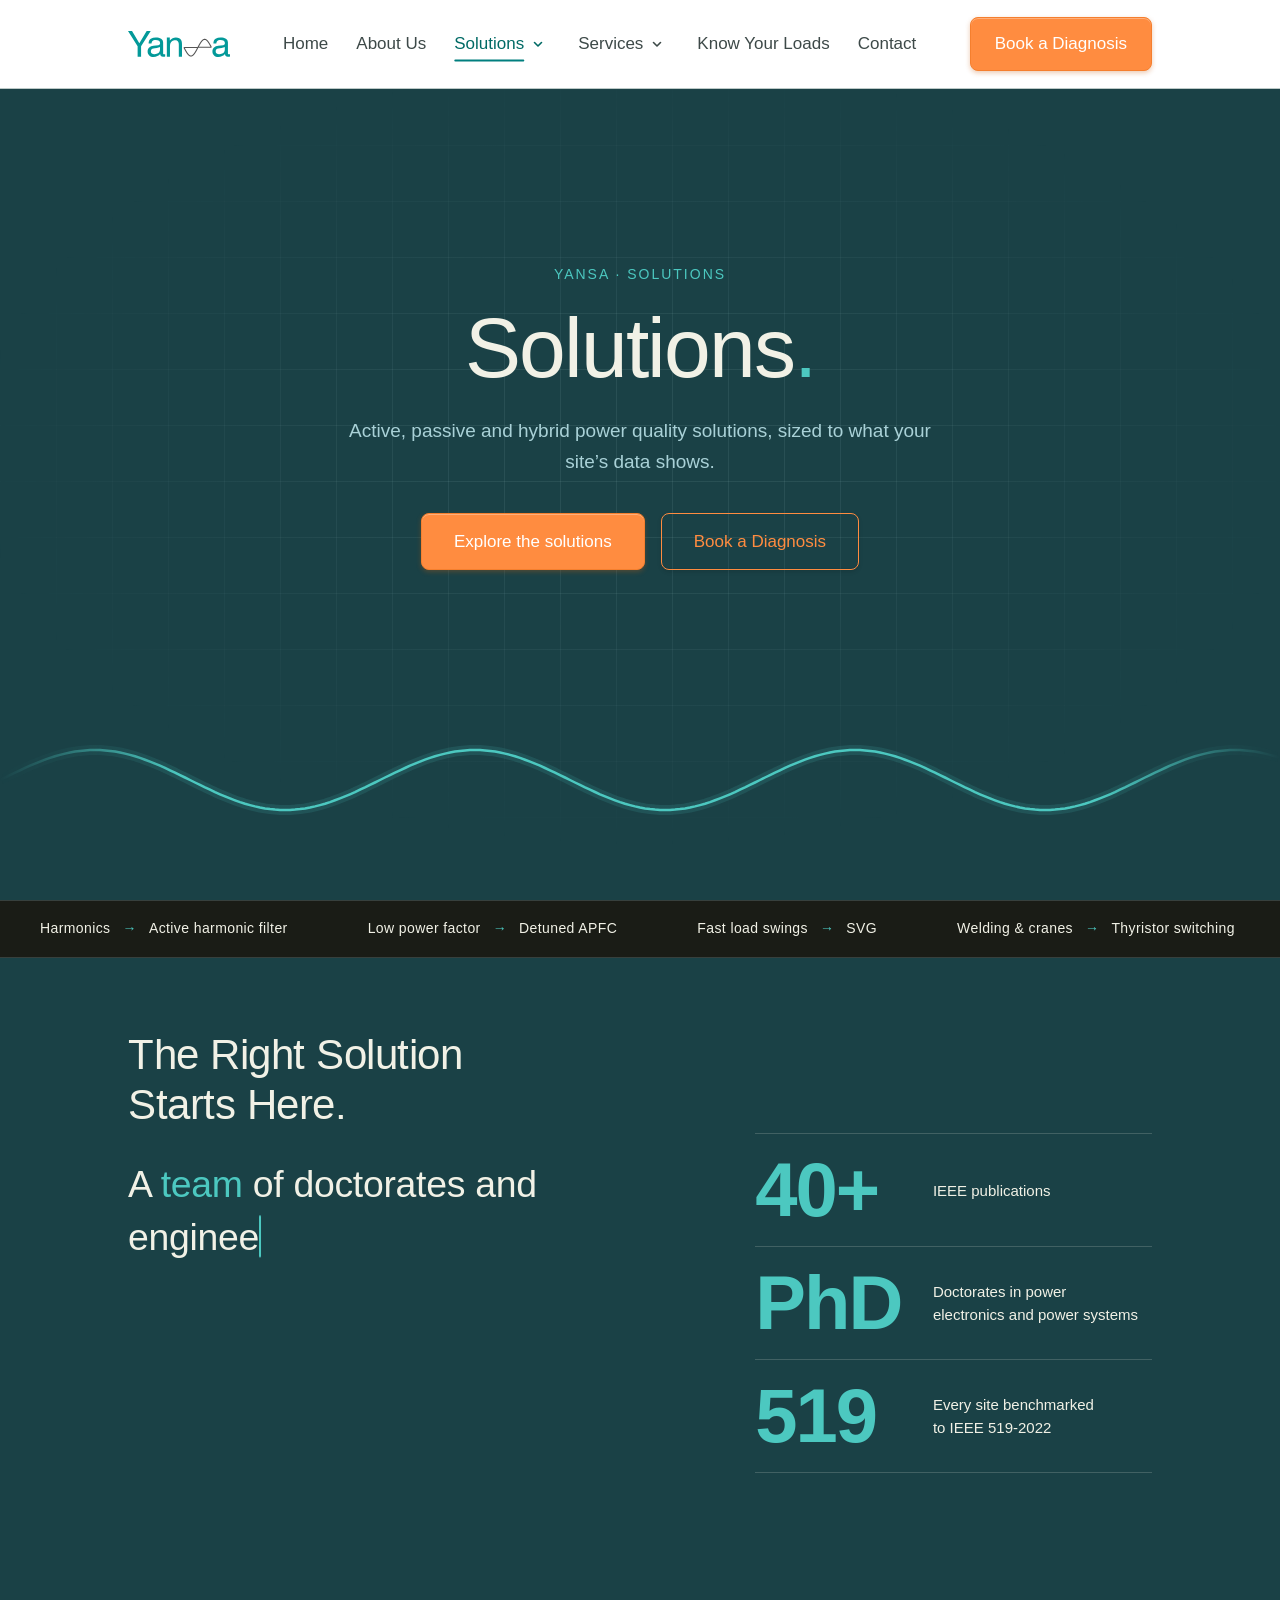
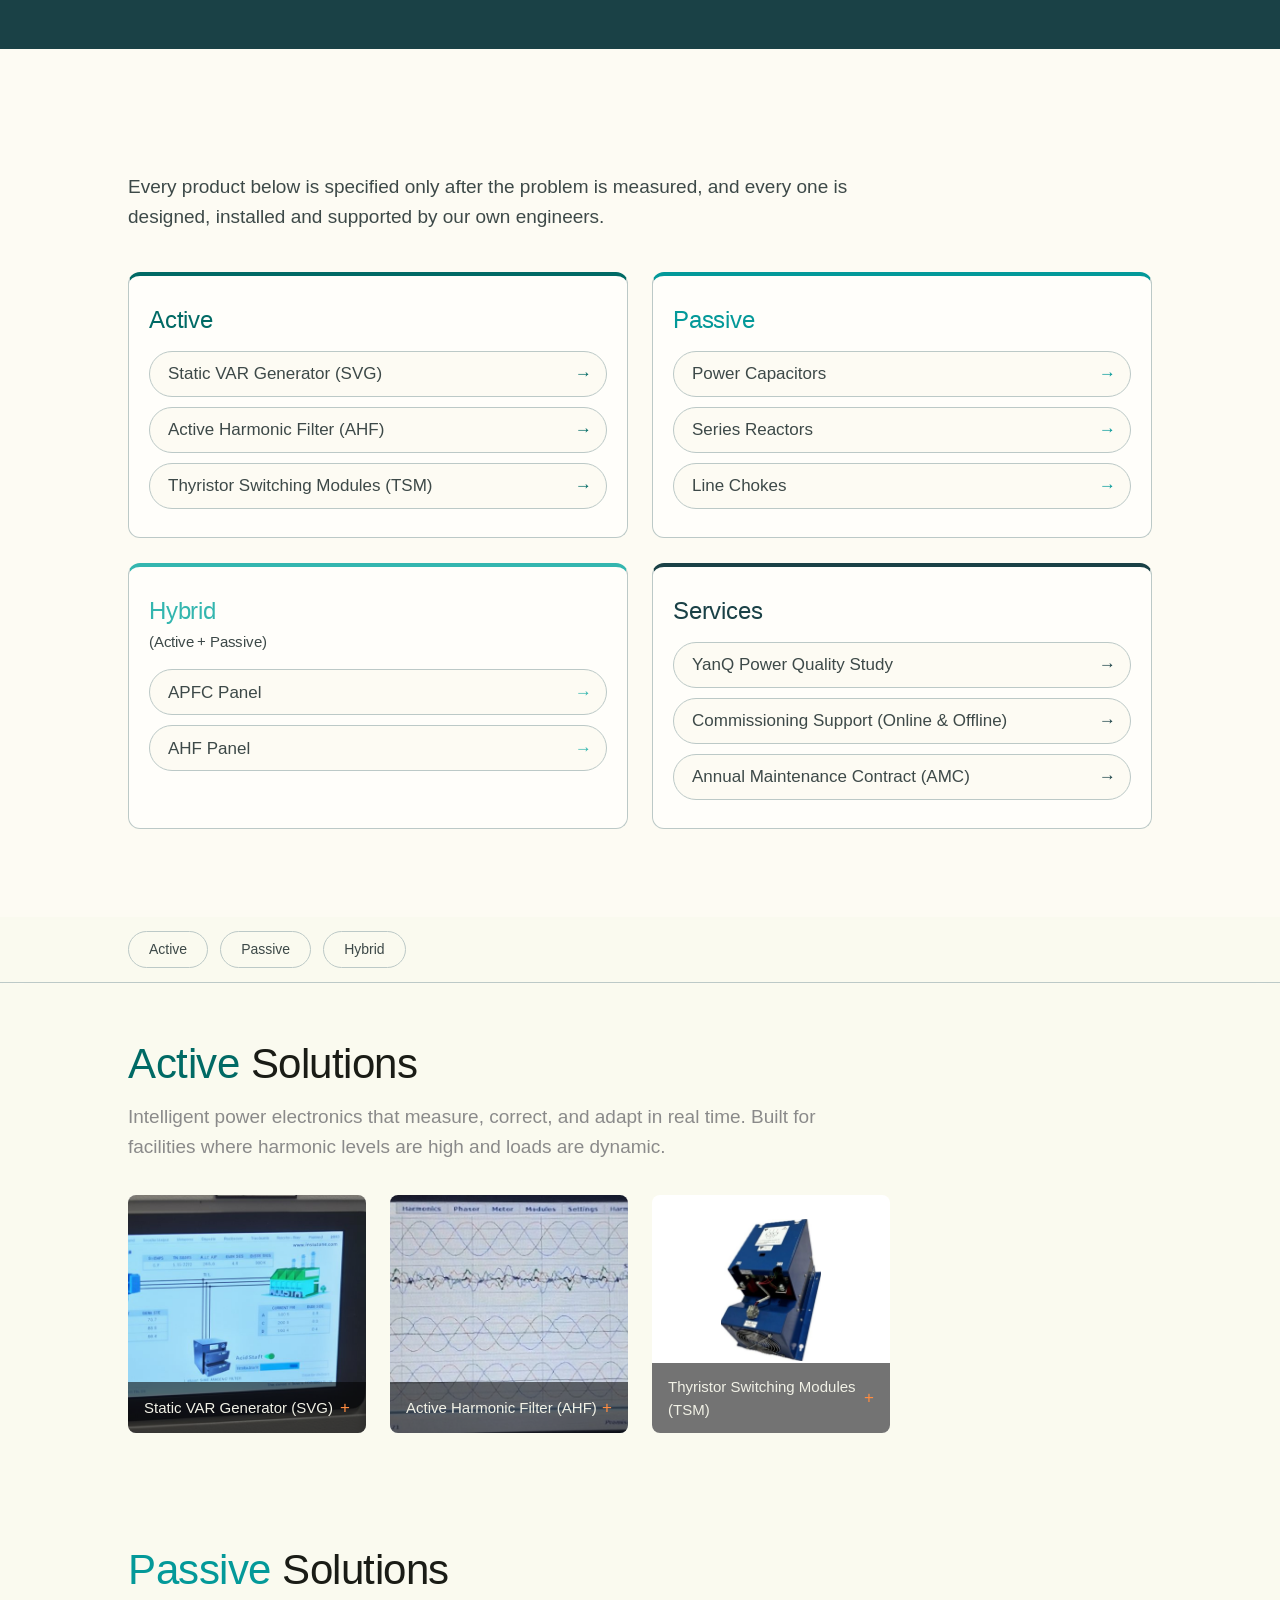
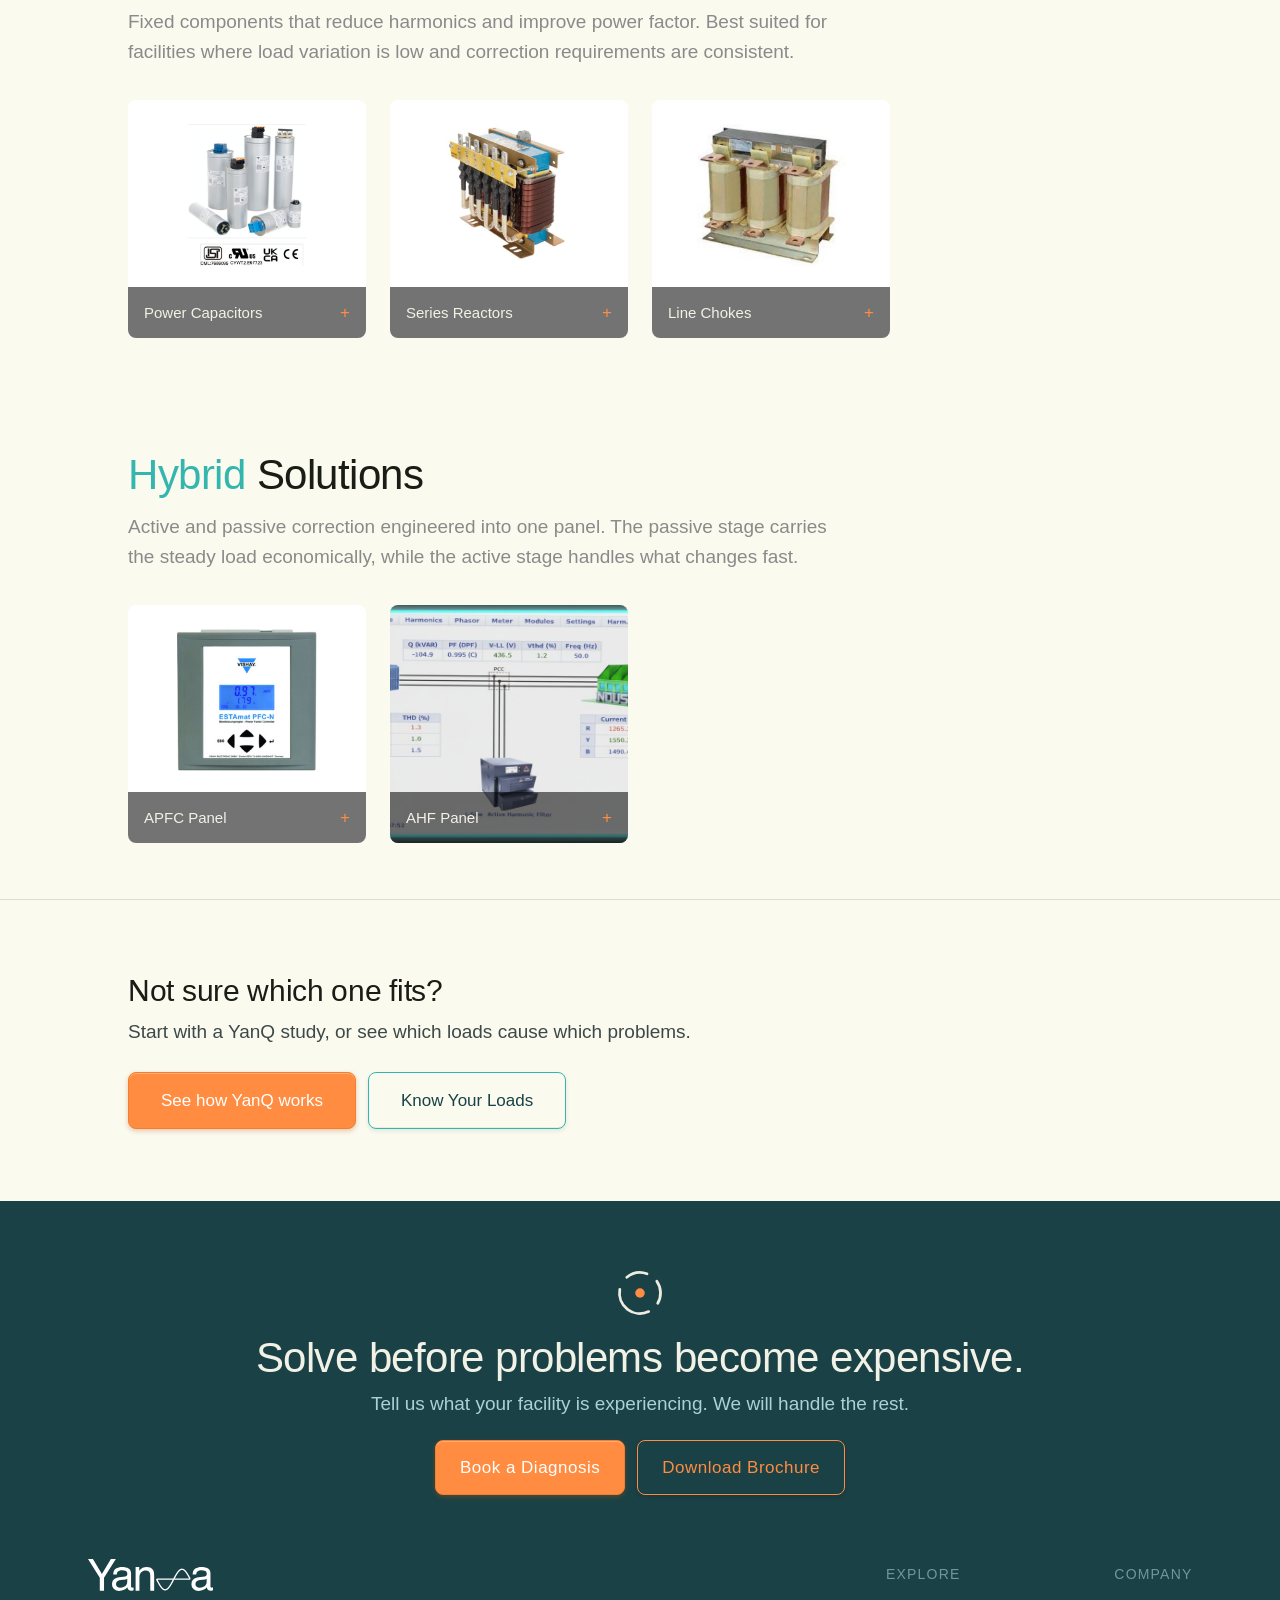
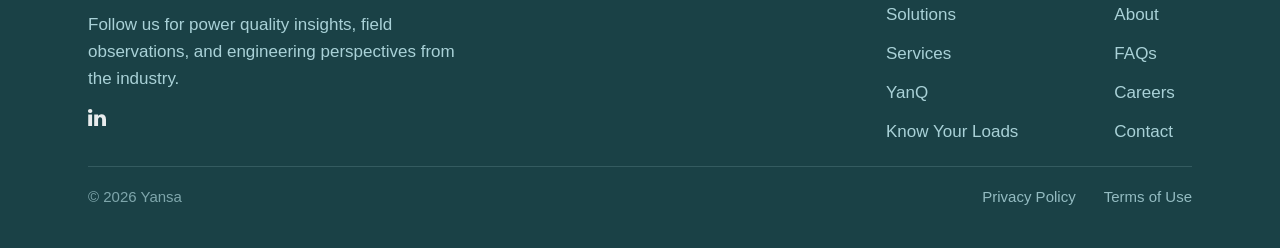
<file: solutions.html>
<!DOCTYPE html>
<html lang="en">
<head>
  <meta charset="UTF-8">
  <meta name="viewport" content="width=device-width, initial-scale=1.0, viewport-fit=cover">
  <title>Power Quality Solutions: Active, Passive and Hybrid | Yansa</title>
  <meta name="description" content="Active, passive and hybrid power quality solutions from Yansa, each chosen after the problem is measured and supported by our own engineers.">
  <link rel="canonical" href="https://yansa.in/solutions">
  <meta name="theme-color" content="#1a4146">

  <meta property="og:type" content="website">
  <meta property="og:site_name" content="Yansa">
  <meta property="og:locale" content="en_IN">
  <meta property="og:title" content="Power Quality Solutions: Active, Passive and Hybrid | Yansa">
  <meta property="og:description" content="Active, passive and hybrid power quality solutions from Yansa, each chosen after the problem is measured.">
  <meta property="og:url" content="https://yansa.in/solutions">
  <meta property="og:image" content="https://yansa.in/images/og-image.jpg">
  <meta property="og:image:width" content="1200">
  <meta property="og:image:height" content="630">
  <meta property="og:image:alt" content="Aerial view of an industrial power plant">
  <meta name="twitter:card" content="summary_large_image">

  <link rel="icon" href="favicon.ico" sizes="32x32">
  <link rel="icon" href="favicon.svg" type="image/svg+xml">
  <link rel="apple-touch-icon" href="apple-touch-icon.png">
  <link rel="manifest" href="site.webmanifest">

  <link rel="preload" href="fonts/LiberationSans-Regular.woff2" as="font" type="font/woff2" crossorigin>
  <link rel="stylesheet" href="css/style.css">
  <link rel="stylesheet" href="css/m/base.css" media="(max-width: 768px)">
  <link rel="stylesheet" href="css/m/solutions.css" media="(max-width: 768px)">

  <script>
    // Old pq-solved.html#services links: the Services row now has its own page
    (function () {
      function go() { if (location.hash === '#services') location.replace('services.html'); }
      go();
      window.addEventListener('hashchange', go);
    })();
  </script>
</head>
<body>

  <header class="navbar">
    <div class="navbar__inner">
      <a href="./" class="navbar__logo">
        <img src="images/logo-nav.svg" alt="Yansa" width="102" height="26">
      </a>
      <nav class="navbar__links" id="site-nav" aria-label="Main">
        <a href="./">Home</a>
        <a href="about.html">About Us</a>
        <div class="nav-item">
          <a href="solutions.html" class="nav-item__link is-active" aria-current="page">Solutions</a>
          <button class="nav-item__chev" type="button" aria-expanded="false" aria-controls="nav-menu-solutions" aria-label="Show Solutions pages"><svg viewBox="0 0 12 12" width="12" height="12" fill="none" aria-hidden="true"><path d="M2.5 4.5 6 8l3.5-3.5" stroke="currentColor" stroke-width="1.6" stroke-linecap="round" stroke-linejoin="round"/></svg></button>
          <div class="nav-menu" id="nav-menu-solutions">
            <div class="nav-menu__list">
              <span class="nav-menu__glow" aria-hidden="true"></span>
              <a href="solutions.html#active"><span class="nav-menu__icon"><svg viewBox="0 0 20 20" width="20" height="20" fill="none" aria-hidden="true"><path d="M2 14c1.5-5 3-5 4.5 0s3 5 4.5 0 3-5 4.5 0" stroke="currentColor" stroke-width="1.6" stroke-linecap="round" stroke-linejoin="round"/><path d="M10.5 2 8 7.5h3.2L9.2 11" stroke="currentColor" stroke-width="1.6" stroke-linecap="round" stroke-linejoin="round"/></svg></span><span class="nav-menu__text"><span class="nav-menu__title">Active Solutions</span><span class="nav-menu__desc">Electronics that measure and correct in real time.</span></span><svg class="nav-menu__go" viewBox="0 0 20 20" width="16" height="16" fill="none" aria-hidden="true"><path d="M4 10h11.5M11 5.5 15.5 10 11 14.5" stroke="currentColor" stroke-width="1.6" stroke-linecap="round" stroke-linejoin="round"/></svg></a>
              <a href="solutions.html#passive"><span class="nav-menu__icon"><svg viewBox="0 0 20 20" width="20" height="20" fill="none" aria-hidden="true"><path d="M2 10h5.5M12.5 10H18M7.5 4.5v11M12.5 4.5v11" stroke="currentColor" stroke-width="1.6" stroke-linecap="round" stroke-linejoin="round"/></svg></span><span class="nav-menu__text"><span class="nav-menu__title">Passive Solutions</span><span class="nav-menu__desc">Fixed components for steady, predictable loads.</span></span><svg class="nav-menu__go" viewBox="0 0 20 20" width="16" height="16" fill="none" aria-hidden="true"><path d="M4 10h11.5M11 5.5 15.5 10 11 14.5" stroke="currentColor" stroke-width="1.6" stroke-linecap="round" stroke-linejoin="round"/></svg></a>
              <a href="solutions.html#hybrid"><span class="nav-menu__icon"><svg viewBox="0 0 20 20" width="20" height="20" fill="none" aria-hidden="true"><rect x="2.5" y="3" width="6" height="6" rx="1.4" stroke="currentColor" stroke-width="1.6" stroke-linejoin="round"/><rect x="11.5" y="11" width="6" height="6" rx="1.4" stroke="currentColor" stroke-width="1.6" stroke-linejoin="round"/><path d="M8.5 6h3.5a2.5 2.5 0 0 1 2.5 2.5V11" stroke="currentColor" stroke-width="1.6" stroke-linecap="round" stroke-linejoin="round"/></svg></span><span class="nav-menu__text"><span class="nav-menu__title">Hybrid Solutions</span><span class="nav-menu__desc">Active and passive stages in one panel.</span></span><svg class="nav-menu__go" viewBox="0 0 20 20" width="16" height="16" fill="none" aria-hidden="true"><path d="M4 10h11.5M11 5.5 15.5 10 11 14.5" stroke="currentColor" stroke-width="1.6" stroke-linecap="round" stroke-linejoin="round"/></svg></a>
            </div>
            <a class="nav-menu__feature" href="know-your-loads.html" data-nav-feature><img src="images/nav/feature-loads.jpg" width="220" height="260" alt=""><span class="nav-menu__feature-body"><span class="nav-menu__eyebrow">Not sure which fits?</span><span class="nav-menu__feature-title">Know Your Loads</span><span class="nav-menu__feature-line">See which loads cause which problems, and the fix for each. <span class="nav-menu__feature-go"><svg viewBox="0 0 20 20" width="16" height="16" fill="none" aria-hidden="true"><path d="M4 10h11.5M11 5.5 15.5 10 11 14.5" stroke="currentColor" stroke-width="1.6" stroke-linecap="round" stroke-linejoin="round"/></svg></span></span></span></a>
          </div>
        </div>
        <div class="nav-item">
          <a href="services.html" class="nav-item__link">Services</a>
          <button class="nav-item__chev" type="button" aria-expanded="false" aria-controls="nav-menu-services" aria-label="Show Services pages"><svg viewBox="0 0 12 12" width="12" height="12" fill="none" aria-hidden="true"><path d="M2.5 4.5 6 8l3.5-3.5" stroke="currentColor" stroke-width="1.6" stroke-linecap="round" stroke-linejoin="round"/></svg></button>
          <div class="nav-menu" id="nav-menu-services">
            <div class="nav-menu__list">
              <span class="nav-menu__glow" aria-hidden="true"></span>
              <a href="yanq.html"><span class="nav-menu__icon"><svg viewBox="0 0 20 20" width="20" height="20" fill="none" aria-hidden="true"><circle cx="8.5" cy="8.5" r="5.5" stroke="currentColor" stroke-width="1.6"/><path d="M12.6 12.6 17 17" stroke="currentColor" stroke-width="1.6" stroke-linecap="round" stroke-linejoin="round"/><path d="M5.5 8.6c.9-3 1.8-3 2.7 0s1.8 3 2.7 0" stroke="currentColor" stroke-width="1.6" stroke-linecap="round" stroke-linejoin="round"/></svg></span><span class="nav-menu__text"><span class="nav-menu__title">YanQ Power Quality Study</span><span class="nav-menu__desc">We measure your loads, then offer the right fix.</span></span><svg class="nav-menu__go" viewBox="0 0 20 20" width="16" height="16" fill="none" aria-hidden="true"><path d="M4 10h11.5M11 5.5 15.5 10 11 14.5" stroke="currentColor" stroke-width="1.6" stroke-linecap="round" stroke-linejoin="round"/></svg></a>
              <a href="services.html#commissioning"><span class="nav-menu__icon"><svg viewBox="0 0 20 20" width="20" height="20" fill="none" aria-hidden="true"><path d="M10 2.5 16 5v4.8c0 3.6-2.4 6.2-6 7.7-3.6-1.5-6-4.1-6-7.7V5z" stroke="currentColor" stroke-width="1.6" stroke-linecap="round" stroke-linejoin="round"/><path d="m7.2 10 2 2 3.6-3.8" stroke="currentColor" stroke-width="1.6" stroke-linecap="round" stroke-linejoin="round"/></svg></span><span class="nav-menu__text"><span class="nav-menu__title">Commissioning Support</span><span class="nav-menu__desc">Every panel proven before handover.</span></span><svg class="nav-menu__go" viewBox="0 0 20 20" width="16" height="16" fill="none" aria-hidden="true"><path d="M4 10h11.5M11 5.5 15.5 10 11 14.5" stroke="currentColor" stroke-width="1.6" stroke-linecap="round" stroke-linejoin="round"/></svg></a>
              <a href="services.html#amc"><span class="nav-menu__icon"><svg viewBox="0 0 20 20" width="20" height="20" fill="none" aria-hidden="true"><rect x="3" y="4" width="14" height="13" rx="2" stroke="currentColor" stroke-width="1.6"/><path d="M3 8h14M7 2.5v3M13 2.5v3" stroke="currentColor" stroke-width="1.6" stroke-linecap="round" stroke-linejoin="round"/><path d="M12.3 12.6a2.3 2.3 0 1 1-.8-1.7" stroke="currentColor" stroke-width="1.6" stroke-linecap="round" stroke-linejoin="round"/><path d="M12.4 9.3v1.8h-1.8" stroke="currentColor" stroke-width="1.6" stroke-linecap="round" stroke-linejoin="round"/></svg></span><span class="nav-menu__text"><span class="nav-menu__title">AMC</span><span class="nav-menu__desc">Scheduled care, year after year.</span></span><svg class="nav-menu__go" viewBox="0 0 20 20" width="16" height="16" fill="none" aria-hidden="true"><path d="M4 10h11.5M11 5.5 15.5 10 11 14.5" stroke="currentColor" stroke-width="1.6" stroke-linecap="round" stroke-linejoin="round"/></svg></a>
            </div>
            <a class="nav-menu__feature" href="services.html#flow" data-nav-feature><img src="images/nav/feature-services.jpg" width="220" height="260" alt=""><span class="nav-menu__feature-body"><span class="nav-menu__eyebrow">How we work</span><span class="nav-menu__feature-title">How an engagement runs</span><span class="nav-menu__feature-line">Measure, report, solve, commission, support. <span class="nav-menu__feature-go"><svg viewBox="0 0 20 20" width="16" height="16" fill="none" aria-hidden="true"><path d="M4 10h11.5M11 5.5 15.5 10 11 14.5" stroke="currentColor" stroke-width="1.6" stroke-linecap="round" stroke-linejoin="round"/></svg></span></span></span></a>
          </div>
        </div>
        <a href="know-your-loads.html">Know Your Loads</a>
        <a href="contact.html">Contact</a>
      </nav>
      <a href="contact.html#contact-form" class="btn btn--orange navbar__cta">Book a Diagnosis</a>
      <button class="navbar__toggle" type="button" aria-expanded="false" aria-controls="site-nav" aria-label="Open menu">
        <span class="navbar__toggle-bar" aria-hidden="true"></span>
      </button>
    </div>
  </header>

  <main class="pqs">

    <!-- HERO: the grid lights up under the cursor and pings rings as it moves (initPqHover).
         The line along the foot starts distorted and settles to a clean sine; the pointer
         re-distorts it locally and it corrects itself again (initPqWave). The path below is the
         clean sine for no-JS and first paint. -->
    <section class="pqs-hero">
      <div class="pqs-hero__grid" aria-hidden="true"></div>
      <div class="pqs-hero__glow" aria-hidden="true"></div>
      <div class="pqs-hero__rings" aria-hidden="true"><span></span><span></span><span></span></div>
      <svg class="pqs-wave" viewBox="0 0 1440 150" preserveAspectRatio="none" aria-hidden="true" focusable="false">
        <defs>
          <linearGradient id="pqs-wave-fill" gradientUnits="userSpaceOnUse" x1="0" y1="0" x2="1440" y2="0"><stop offset="0" style="stop-color: var(--cyan)"/><stop offset="1" style="stop-color: var(--cyan)"/></linearGradient>
        </defs>
        <path class="pqs-wave__ref" d="M0 75 L1440 75"/>
        <path class="pqs-wave__glow" d="M0 75 L1440 75"/>
        <path class="pqs-wave__line" d="M0 75 L1440 75"/>
      </svg>
      <div class="pqs-hero__inner">
        <p class="pqs-eyebrow">Yansa &middot; Solutions</p>
        <h1><span class="pqs-word">Solutions<span class="pqs-word__dot">.</span></span></h1>
        <p class="pqs-lead">Active, passive and hybrid power quality solutions, sized to what your site&rsquo;s data shows.</p>
        <div class="pqs-hero__ctas">
          <a href="#offered" class="btn btn--orange">Explore the solutions</a>
          <a href="contact.html#contact-form" class="btn btn--outline-orange">Book a Diagnosis</a>
        </div>
      </div>
    </section>

    <!-- MARQUEE: problem to fix. The second copy is the loop and is hidden from readers. -->
    <section class="pqs-marquee" aria-label="Problems and the fixes that answer them">
      <div class="pqs-marquee__track">
        <ul>
          <li>Harmonics <b>&rarr;</b> Active harmonic filter</li>
          <li>Low power factor <b>&rarr;</b> Detuned APFC</li>
          <li>Fast load swings <b>&rarr;</b> SVG</li>
          <li>Welding &amp; cranes <b>&rarr;</b> Thyristor switching</li>
          <li>Mixed duty <b>&rarr;</b> Hybrid panel</li>
        </ul>
        <ul aria-hidden="true">
          <li>Harmonics <b>&rarr;</b> Active harmonic filter</li>
          <li>Low power factor <b>&rarr;</b> Detuned APFC</li>
          <li>Fast load swings <b>&rarr;</b> SVG</li>
          <li>Welding &amp; cranes <b>&rarr;</b> Thyristor switching</li>
          <li>Mixed duty <b>&rarr;</b> Hybrid panel</li>
        </ul>
      </div>
    </section>

    <!-- THE RIGHT SOLUTION STARTS HERE: the team line, no team page by the client's choice.
         A petrol band with three figures beside the statement (initPqsStats counts 40+ up once). -->
    <section class="about-statement about-statement--wide pqs-intro" aria-labelledby="intro-title">
      <div class="about-statement__inner pqs-intro__inner">
        <div class="pqs-intro__copy">
          <h2 id="intro-title">The Right Solution Starts Here.</h2>
          <p>A <span class="accent">team</span> of doctorates and engineers in power electronics and power systems, with more than 40 publications in IEEE. That same depth goes into diagnosing the problem and delivering the right solution, so our patrons get a <span class="teal-text">safer, more efficient</span> system.</p>
        </div>
        <ul class="pqs-stats" aria-label="The team in figures">
          <li><b class="pqs-stat__num" data-count="40" data-suffix="+">40+</b><span class="pqs-stat__label">IEEE publications</span></li>
          <li><b class="pqs-stat__num">PhD</b><span class="pqs-stat__label">Doctorates in power electronics and power systems</span></li>
          <li><b class="pqs-stat__num">519</b><span class="pqs-stat__label">Every site benchmarked to IEEE 519-2022</span></li>
        </ul>
      </div>
    </section>

    <!-- SOLUTIONS WE OFFER: the range at a glance and the page's index. Each chip jumps to its card
         below; Services chips go to their own pages. -->
    <section class="offered" id="offered" aria-labelledby="offered-title">
      <div class="offered__inner">
        <h2 id="offered-title"><span class="accent">Solutions</span> We Offer.</h2>
        <p>Every product below is specified only after the problem is measured, and every one is designed, installed and supported by our own engineers.</p>
        <div class="offered__grid">
          <div class="offered-col offered-col--active">
            <h3>Active</h3>
            <ul>
              <li><a href="#svg">Static VAR Generator (SVG)</a></li>
              <li><a href="#ahf">Active Harmonic Filter (AHF)</a></li>
              <li><a href="#tsm">Thyristor Switching Modules (TSM)</a></li>
            </ul>
          </div>
          <div class="offered-col offered-col--passive">
            <h3>Passive</h3>
            <ul>
              <li><a href="#capacitors">Power Capacitors</a></li>
              <li><a href="#reactors">Series Reactors</a></li>
              <li><a href="#chokes">Line Chokes</a></li>
            </ul>
          </div>
          <div class="offered-col offered-col--hybrid">
            <h3>Hybrid <span class="offered-col__sub">(Active + Passive)</span></h3>
            <ul>
              <li><a href="#apfc-panel">APFC Panel</a></li>
              <li><a href="#ahf-panel">AHF Panel</a></li>
            </ul>
          </div>
          <div class="offered-col offered-col--services">
            <h3>Services</h3>
            <ul>
              <li><a href="yanq.html">YanQ Power Quality Study</a></li>
              <li><a href="services.html#commissioning">Commissioning Support (Online &amp; Offline)</a></li>
              <li><a href="services.html#amc">Annual Maintenance Contract (AMC)</a></li>
            </ul>
          </div>
        </div>
      </div>
    </section>

    <!-- The jump bar is sticky inside this wrapper, so it lets go before the closing band -->
    <div class="pqs-rows">
      <!-- JUMP BAR: sticky under the navbar, follows the row in view -->
      <nav class="pqs-pills" id="families" aria-label="Solution families">
        <div class="pqs-pills__inner">
          <a href="#active">Active</a>
          <a href="#passive">Passive</a>
          <a href="#hybrid">Hybrid</a>
        </div>
      </nav>

      <!-- ACTIVE SOLUTIONS -->
      <section class="solutions-row" id="active">
        <div class="solutions-row__inner">
          <h2><span class="solutions-row__label solutions-row__label--active">Active</span> Solutions</h2>
          <p>Intelligent power electronics that measure, correct, and adapt in real time. Built for facilities where harmonic levels are high and loads are dynamic.</p>
          <div class="solutions-row__grid">
            <button class="solution-card solution-card--photo" type="button" id="svg">
              <img src="images/products/svg.jpg" alt="Static VAR Generator control screen" width="900" height="514" loading="lazy" decoding="async">
              <div class="solution-card__label"><span class="solution-card__name">Static VAR Generator (SVG)</span><span class="plus">+</span></div>
              <div class="solution-card__detail" hidden>
                <p>An IGBT-based inverter that injects or absorbs reactive current continuously, correcting leading or lagging power factor within a cycle. There are no capacitor steps to switch, so there is no inrush and no resonance risk, and the output holds even when grid voltage sags. Suited to fast, fluctuating loads such as welding lines, cranes and compressors.</p>
                <p><strong>Problem addressed:</strong> Leading &amp; lagging power factor, load imbalance</p>
              </div>
            </button>
            <button class="solution-card solution-card--photo" type="button" id="ahf">
              <img src="images/products/ahf.jpg" alt="Active harmonic filter oscilloscope screen" width="900" height="521" loading="lazy" decoding="async">
              <div class="solution-card__label"><span class="solution-card__name">Active Harmonic Filter (AHF)</span><span class="plus">+</span></div>
              <div class="solution-card__detail" hidden>
                <p>Measures the load current in real time and injects an equal and opposite current to cancel harmonics across a wide spectrum. It adapts automatically as the load changes, bringing current distortion at the point of common coupling within IEEE 519-2022 limits. Spare capacity can also correct power factor and balance phases.</p>
                <p><strong>Problem addressed:</strong> Harmonics</p>
              </div>
            </button>
            <button class="solution-card solution-card--photo solution-card--product" type="button" id="tsm">
              <img src="images/products/tsm.jpg" alt="Thyristor switching module" width="408" height="576" loading="lazy" decoding="async">
              <div class="solution-card__label"><span class="solution-card__name">Thyristor Switching Modules (TSM)</span><span class="plus">+</span></div>
              <div class="solution-card__detail" hidden>
                <p>Solid-state switching that connects capacitor steps at the zero-voltage crossing in a fraction of a cycle, with no inrush current and no contact wear. Driven by a fast controller, a thyristor-switched bank follows rapidly changing loads that contactor-switched panels cannot keep up with.</p>
                <p><strong>Problem addressed:</strong> Fast-changing lagging power factor</p>
              </div>
            </button>
          </div>
        </div>
      </section>

      <!-- PASSIVE SOLUTIONS -->
      <section class="solutions-row" id="passive">
        <div class="solutions-row__inner">
          <h2><span class="solutions-row__label solutions-row__label--passive">Passive</span> Solutions</h2>
          <p>Fixed components that reduce harmonics and improve power factor. Best suited for facilities where load variation is low and correction requirements are consistent.</p>
          <div class="solutions-row__grid">
            <button class="solution-card solution-card--photo solution-card--product" type="button" id="capacitors">
              <img src="images/products/power-capacitors.jpg" alt="Low voltage power capacitors" width="743" height="900" loading="lazy" decoding="async">
              <div class="solution-card__label"><span class="solution-card__name">Power Capacitors</span><span class="plus">+</span></div>
              <div class="solution-card__detail" hidden>
                <p>Self-healing metallised film capacitors that supply reactive power at the load, so it no longer has to be drawn from the utility. They lift power factor, cut kVA demand and line losses, and free up transformer and cable capacity. The building block of every fixed and automatic correction panel.</p>
                <p><strong>Problem addressed:</strong> Lagging power factor</p>
              </div>
            </button>
            <button class="solution-card solution-card--photo solution-card--product" type="button" id="reactors">
              <img src="images/products/series-reactors.jpg" alt="Three-phase series reactor" width="456" height="516" loading="lazy" decoding="async">
              <div class="solution-card__label"><span class="solution-card__name">Series Reactors</span><span class="plus">+</span></div>
              <div class="solution-card__detail" hidden>
                <p>A reactor in series with each capacitor step tunes the branch below the lowest dominant harmonic, typically 7% detuning (189 Hz on a 50 Hz supply). The capacitors can no longer resonate with the network or soak up harmonic currents, so they last longer while still correcting power factor. Tuned filter versions go further and trap specific harmonic orders.</p>
                <p><strong>Problem addressed:</strong> Power factor &amp; harmonics</p>
              </div>
            </button>
            <button class="solution-card solution-card--photo solution-card--product" type="button" id="chokes">
              <img src="images/products/line-chokes.jpg" alt="Three-phase line choke" width="408" height="394" loading="lazy" decoding="async">
              <div class="solution-card__label"><span class="solution-card__name">Line Chokes</span><span class="plus">+</span></div>
              <div class="solution-card__detail" hidden>
                <p>A series reactor fitted on the supply side of drives, rectifiers and UPS systems. It smooths the current the equipment draws, lowering harmonic distortion and improving true power factor, while shielding sensitive electronics from voltage spikes and line notching.</p>
                <p><strong>Problem addressed:</strong> Lagging power factor</p>
              </div>
            </button>
          </div>
        </div>
      </section>

      <!-- HYBRID SOLUTIONS: active and passive in one panel. The two photos are stand-ins
           (the APFC controller and an AHF software screen) until Yansa sends photos of its
           own panels. -->
      <section class="solutions-row" id="hybrid">
        <div class="solutions-row__inner">
          <h2><span class="solutions-row__label solutions-row__label--hybrid">Hybrid</span> Solutions</h2>
          <p>Active and passive correction engineered into one panel. The passive stage carries the steady load economically, while the active stage handles what changes fast.</p>
          <div class="solutions-row__grid">
            <button class="solution-card solution-card--photo solution-card--product" type="button" id="apfc-panel">
              <img src="images/products/apfc-relay.jpg" alt="Automatic power factor controller on the front of an APFC panel" width="893" height="900" loading="lazy" decoding="async">
              <div class="solution-card__label"><span class="solution-card__name">APFC Panel</span><span class="plus">+</span></div>
              <div class="solution-card__detail" hidden>
                <p>An automatic power factor correction panel: capacitor steps with series reactors, switched by an APFC controller through contactors or thyristor modules. It holds power factor at the target as the load changes, without letting harmonics resonate with the capacitors.</p>
                <p><strong>Problem addressed:</strong> Lagging power factor</p>
              </div>
            </button>
            <button class="solution-card solution-card--photo" type="button" id="ahf-panel">
              <img src="images/products/svg-plus.jpg" alt="Active harmonic filter monitoring screen showing current distortion at the point of common coupling" width="900" height="514" loading="lazy" decoding="async">
              <div class="solution-card__label"><span class="solution-card__name">AHF Panel</span><span class="plus">+</span></div>
              <div class="solution-card__detail" hidden>
                <p>A complete panel built around an active harmonic filter, with its protection and switchgear, and a detuned capacitor stage where the site also needs power factor correction. The filter cancels harmonics in real time while the passive stage carries the steady reactive load.</p>
                <p><strong>Problem addressed:</strong> High harmonics &amp; power factor</p>
              </div>
            </button>
          </div>
        </div>
      </section>
    </div>

    <!-- NOT SURE WHICH ONE: the page's own call to action. data-m-bar-end makes the phone's
         bottom bar step aside for it. -->
    <section class="pqs-next" data-m-bar-end aria-labelledby="next-title">
      <div class="pqs-next__inner">
        <div class="pqs-next__copy">
          <h2 id="next-title">Not sure which one fits?</h2>
          <p>Start with a YanQ study, or see which loads cause which problems.</p>
        </div>
        <div class="pqs-next__buttons">
          <a href="yanq.html" class="btn btn--orange">See how YanQ works</a>
          <a href="know-your-loads.html" class="btn btn--outline-teal">Know Your Loads</a>
        </div>
      </div>
    </section>

  </main>

  <!-- FOOTER -->
  <footer class="footer">
    <div class="footer__cta">
      <div class="footer__icon" aria-hidden="true">
        <img src="images/icons/footer-icon.svg" alt="" width="56" height="56">
      </div>
      <h2>Solve before problems become expensive.</h2>
      <p>Tell us what your facility is experiencing. We will handle the rest.</p>
      <div class="footer__buttons">
        <a href="contact.html#contact-form" class="btn btn--orange">Book a Diagnosis</a>
        <a href="assets/yansa-brochure.pdf" class="btn btn--outline-orange" data-brochure>Download Brochure</a>
      </div>
    </div>
    <div class="footer__bottom">
      <div class="footer__brand">
        <a class="footer__logo" href="./" aria-label="Yansa home"><img src="images/logo-footer.svg" alt="Yansa" width="125" height="32"></a>
        <p>Follow us for power quality insights, field observations, and engineering perspectives from the industry.</p>
        <div class="footer__socials">
          <a href="https://www.linkedin.com/company/yansa-energy-solutions-llp/" target="_blank" rel="noopener" aria-label="Yansa on LinkedIn"><img src="images/icons/social-2.svg" alt="" width="18" height="17"></a>
          <!-- Phone and WhatsApp return once Yansa confirms the number to use -->
        </div>
      </div>
      <div class="footer__links">
        <nav class="footer__col" aria-labelledby="footer-explore">
          <p class="footer__label" id="footer-explore">Explore</p>
          <a href="solutions.html">Solutions</a>
          <a href="services.html">Services</a>
          <a href="yanq.html">YanQ</a>
          <a href="know-your-loads.html">Know Your Loads</a>
        </nav>
        <nav class="footer__col" aria-labelledby="footer-company">
          <p class="footer__label" id="footer-company">Company</p>
          <a href="about.html">About</a>
          <a href="about.html#faq">FAQs</a>
          <a href="contact.html#contact-form">Careers</a>
          <a href="contact.html">Contact</a>
        </nav>
      </div>
      <div class="footer__legal">
        <small>&copy; 2026 Yansa</small>
        <nav class="footer__legal-links" aria-label="Legal">
          <a href="privacy-policy.html">Privacy Policy</a>
          <a href="terms.html">Terms of Use</a>
        </nav>
      </div>
    </div>
  </footer>

  <script src="js/concentric-waves-icon.js"></script>
  <script src="js/script.js"></script>
  <script src="js/m/base.js"></script>
  <script src="js/m/solutions.js"></script>
</body>
</html>
</file>
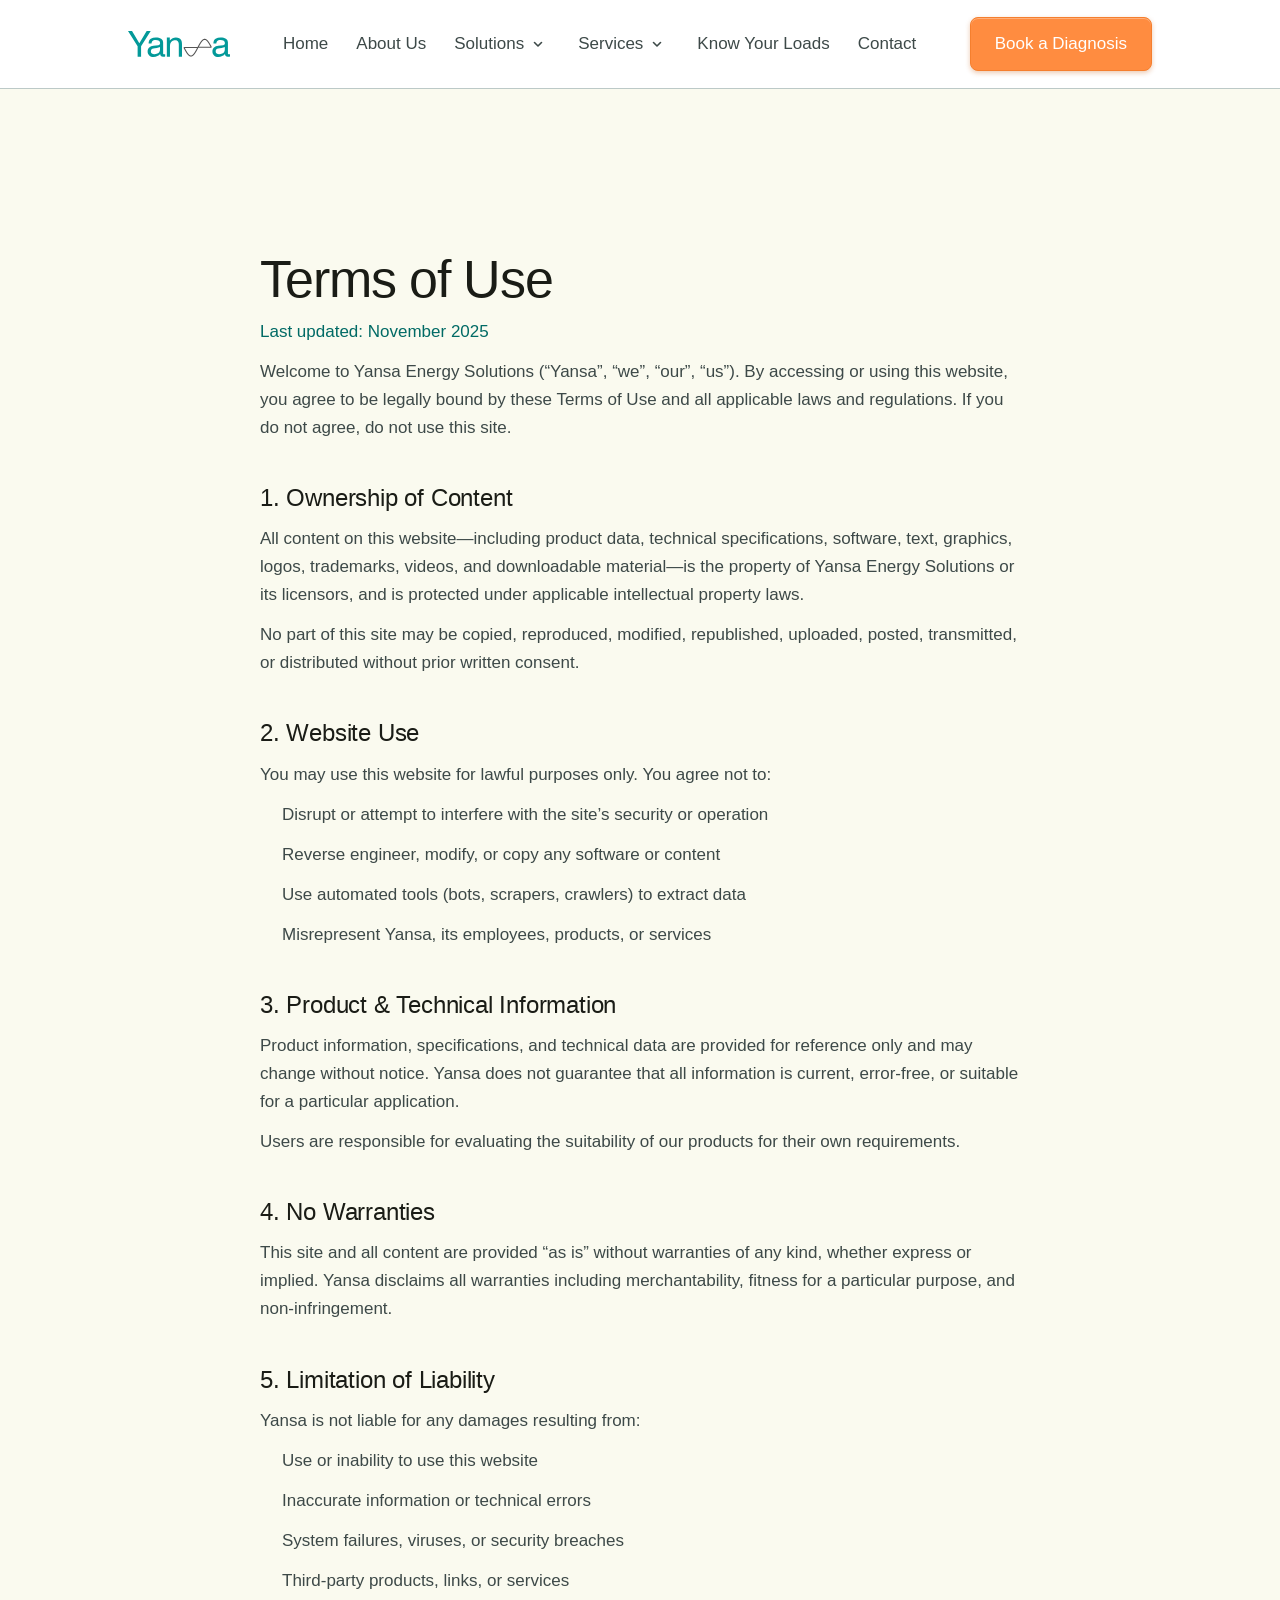
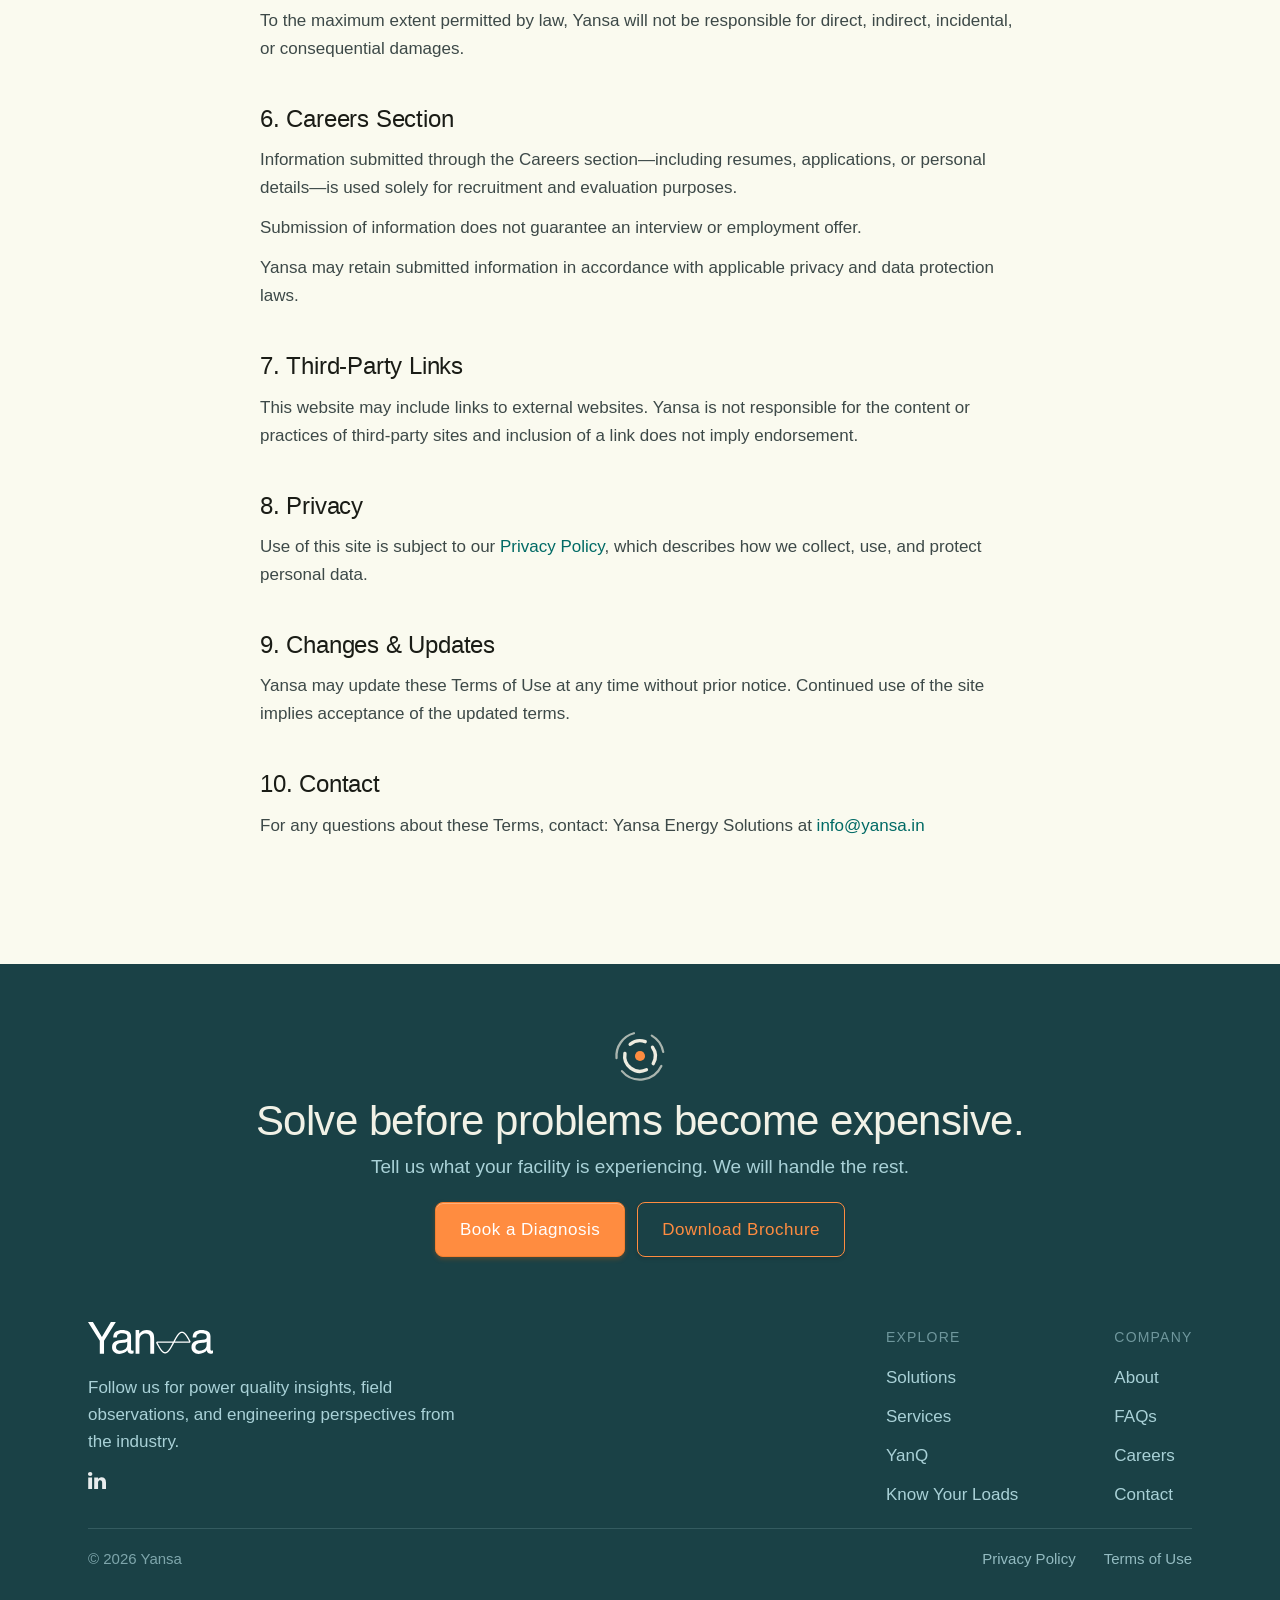
<file: terms.html>
<!DOCTYPE html>
<html lang="en">
<head>
  <meta charset="UTF-8">
  <meta name="viewport" content="width=device-width, initial-scale=1.0, viewport-fit=cover">
  <title>Terms of Use | Yansa</title>
  <meta name="description" content="The terms that govern your use of the Yansa Energy Solutions website.">
  <link rel="canonical" href="https://yansa.in/terms">
  <meta name="theme-color" content="#1a4146">

  <meta property="og:type" content="website">
  <meta property="og:site_name" content="Yansa">
  <meta property="og:locale" content="en_IN">
  <meta property="og:title" content="Terms of Use | Yansa">
  <meta property="og:description" content="The terms that govern your use of the Yansa Energy Solutions website.">
  <meta property="og:url" content="https://yansa.in/terms">
  <meta property="og:image" content="https://yansa.in/images/og-image.jpg">
  <meta property="og:image:width" content="1200">
  <meta property="og:image:height" content="630">
  <meta property="og:image:alt" content="Aerial view of an industrial power plant">
  <meta name="twitter:card" content="summary_large_image">

  <link rel="icon" href="favicon.ico" sizes="32x32">
  <link rel="icon" href="favicon.svg" type="image/svg+xml">
  <link rel="apple-touch-icon" href="apple-touch-icon.png">
  <link rel="manifest" href="site.webmanifest">

  <link rel="preload" href="fonts/LiberationSans-Regular.woff2" as="font" type="font/woff2" crossorigin>
  <link rel="stylesheet" href="css/style.css">
  <link rel="stylesheet" href="css/m/base.css" media="(max-width: 768px)">
  

  <script type="application/ld+json">
  {
    "@context": "https://schema.org",
    "@graph": [
      {
        "@type": "BreadcrumbList",
        "itemListElement": [
          {
            "@type": "ListItem",
            "position": 1,
            "name": "Home",
            "item": "https://yansa.in/"
          },
          {
            "@type": "ListItem",
            "position": 2,
            "name": "Contact",
            "item": "https://yansa.in/terms"
          }
        ]
      },
      {
        "@type": "ContactPage",
        "url": "https://yansa.in/terms",
        "name": "Contact Yansa | Book a Power Quality Diagnosis",
        "about": {
          "@id": "https://yansa.in/#organization"
        }
      },
      {
        "@type": "Organization",
        "@id": "https://yansa.in/#organization",
        "name": "Yansa",
        "url": "https://yansa.in/"
      }
    ]
  }
  </script>
</head>
<body>

  <header class="navbar">
    <div class="navbar__inner">
      <a href="./" class="navbar__logo">
        <img src="images/logo-nav.svg" alt="Yansa" width="102" height="26">
      </a>
      <nav class="navbar__links" id="site-nav" aria-label="Main">
        <a href="./">Home</a>
        <a href="about.html">About Us</a>
        <div class="nav-item">
          <a href="solutions.html" class="nav-item__link">Solutions</a>
          <button class="nav-item__chev" type="button" aria-expanded="false" aria-controls="nav-menu-solutions" aria-label="Show Solutions pages"><svg viewBox="0 0 12 12" width="12" height="12" fill="none" aria-hidden="true"><path d="M2.5 4.5 6 8l3.5-3.5" stroke="currentColor" stroke-width="1.6" stroke-linecap="round" stroke-linejoin="round"/></svg></button>
          <div class="nav-menu" id="nav-menu-solutions">
            <div class="nav-menu__list">
              <span class="nav-menu__glow" aria-hidden="true"></span>
              <a href="solutions.html#active"><span class="nav-menu__icon"><svg viewBox="0 0 20 20" width="20" height="20" fill="none" aria-hidden="true"><path d="M2 14c1.5-5 3-5 4.5 0s3 5 4.5 0 3-5 4.5 0" stroke="currentColor" stroke-width="1.6" stroke-linecap="round" stroke-linejoin="round"/><path d="M10.5 2 8 7.5h3.2L9.2 11" stroke="currentColor" stroke-width="1.6" stroke-linecap="round" stroke-linejoin="round"/></svg></span><span class="nav-menu__text"><span class="nav-menu__title">Active Solutions</span><span class="nav-menu__desc">Electronics that measure and correct in real time.</span></span><svg class="nav-menu__go" viewBox="0 0 20 20" width="16" height="16" fill="none" aria-hidden="true"><path d="M4 10h11.5M11 5.5 15.5 10 11 14.5" stroke="currentColor" stroke-width="1.6" stroke-linecap="round" stroke-linejoin="round"/></svg></a>
              <a href="solutions.html#passive"><span class="nav-menu__icon"><svg viewBox="0 0 20 20" width="20" height="20" fill="none" aria-hidden="true"><path d="M2 10h5.5M12.5 10H18M7.5 4.5v11M12.5 4.5v11" stroke="currentColor" stroke-width="1.6" stroke-linecap="round" stroke-linejoin="round"/></svg></span><span class="nav-menu__text"><span class="nav-menu__title">Passive Solutions</span><span class="nav-menu__desc">Fixed components for steady, predictable loads.</span></span><svg class="nav-menu__go" viewBox="0 0 20 20" width="16" height="16" fill="none" aria-hidden="true"><path d="M4 10h11.5M11 5.5 15.5 10 11 14.5" stroke="currentColor" stroke-width="1.6" stroke-linecap="round" stroke-linejoin="round"/></svg></a>
              <a href="solutions.html#hybrid"><span class="nav-menu__icon"><svg viewBox="0 0 20 20" width="20" height="20" fill="none" aria-hidden="true"><rect x="2.5" y="3" width="6" height="6" rx="1.4" stroke="currentColor" stroke-width="1.6" stroke-linejoin="round"/><rect x="11.5" y="11" width="6" height="6" rx="1.4" stroke="currentColor" stroke-width="1.6" stroke-linejoin="round"/><path d="M8.5 6h3.5a2.5 2.5 0 0 1 2.5 2.5V11" stroke="currentColor" stroke-width="1.6" stroke-linecap="round" stroke-linejoin="round"/></svg></span><span class="nav-menu__text"><span class="nav-menu__title">Hybrid Solutions</span><span class="nav-menu__desc">Active and passive stages in one panel.</span></span><svg class="nav-menu__go" viewBox="0 0 20 20" width="16" height="16" fill="none" aria-hidden="true"><path d="M4 10h11.5M11 5.5 15.5 10 11 14.5" stroke="currentColor" stroke-width="1.6" stroke-linecap="round" stroke-linejoin="round"/></svg></a>
            </div>
            <a class="nav-menu__feature" href="know-your-loads.html" data-nav-feature><img src="images/nav/feature-loads.jpg" width="220" height="260" alt=""><span class="nav-menu__feature-body"><span class="nav-menu__eyebrow">Not sure which fits?</span><span class="nav-menu__feature-title">Know Your Loads</span><span class="nav-menu__feature-line">See which loads cause which problems, and the fix for each. <span class="nav-menu__feature-go"><svg viewBox="0 0 20 20" width="16" height="16" fill="none" aria-hidden="true"><path d="M4 10h11.5M11 5.5 15.5 10 11 14.5" stroke="currentColor" stroke-width="1.6" stroke-linecap="round" stroke-linejoin="round"/></svg></span></span></span></a>
          </div>
        </div>
        <div class="nav-item">
          <a href="services.html" class="nav-item__link">Services</a>
          <button class="nav-item__chev" type="button" aria-expanded="false" aria-controls="nav-menu-services" aria-label="Show Services pages"><svg viewBox="0 0 12 12" width="12" height="12" fill="none" aria-hidden="true"><path d="M2.5 4.5 6 8l3.5-3.5" stroke="currentColor" stroke-width="1.6" stroke-linecap="round" stroke-linejoin="round"/></svg></button>
          <div class="nav-menu" id="nav-menu-services">
            <div class="nav-menu__list">
              <span class="nav-menu__glow" aria-hidden="true"></span>
              <a href="yanq.html"><span class="nav-menu__icon"><svg viewBox="0 0 20 20" width="20" height="20" fill="none" aria-hidden="true"><circle cx="8.5" cy="8.5" r="5.5" stroke="currentColor" stroke-width="1.6"/><path d="M12.6 12.6 17 17" stroke="currentColor" stroke-width="1.6" stroke-linecap="round" stroke-linejoin="round"/><path d="M5.5 8.6c.9-3 1.8-3 2.7 0s1.8 3 2.7 0" stroke="currentColor" stroke-width="1.6" stroke-linecap="round" stroke-linejoin="round"/></svg></span><span class="nav-menu__text"><span class="nav-menu__title">YanQ Power Quality Study</span><span class="nav-menu__desc">We measure your loads, then offer the right fix.</span></span><svg class="nav-menu__go" viewBox="0 0 20 20" width="16" height="16" fill="none" aria-hidden="true"><path d="M4 10h11.5M11 5.5 15.5 10 11 14.5" stroke="currentColor" stroke-width="1.6" stroke-linecap="round" stroke-linejoin="round"/></svg></a>
              <a href="services.html#commissioning"><span class="nav-menu__icon"><svg viewBox="0 0 20 20" width="20" height="20" fill="none" aria-hidden="true"><path d="M10 2.5 16 5v4.8c0 3.6-2.4 6.2-6 7.7-3.6-1.5-6-4.1-6-7.7V5z" stroke="currentColor" stroke-width="1.6" stroke-linecap="round" stroke-linejoin="round"/><path d="m7.2 10 2 2 3.6-3.8" stroke="currentColor" stroke-width="1.6" stroke-linecap="round" stroke-linejoin="round"/></svg></span><span class="nav-menu__text"><span class="nav-menu__title">Commissioning Support</span><span class="nav-menu__desc">Every panel proven before handover.</span></span><svg class="nav-menu__go" viewBox="0 0 20 20" width="16" height="16" fill="none" aria-hidden="true"><path d="M4 10h11.5M11 5.5 15.5 10 11 14.5" stroke="currentColor" stroke-width="1.6" stroke-linecap="round" stroke-linejoin="round"/></svg></a>
              <a href="services.html#amc"><span class="nav-menu__icon"><svg viewBox="0 0 20 20" width="20" height="20" fill="none" aria-hidden="true"><rect x="3" y="4" width="14" height="13" rx="2" stroke="currentColor" stroke-width="1.6"/><path d="M3 8h14M7 2.5v3M13 2.5v3" stroke="currentColor" stroke-width="1.6" stroke-linecap="round" stroke-linejoin="round"/><path d="M12.3 12.6a2.3 2.3 0 1 1-.8-1.7" stroke="currentColor" stroke-width="1.6" stroke-linecap="round" stroke-linejoin="round"/><path d="M12.4 9.3v1.8h-1.8" stroke="currentColor" stroke-width="1.6" stroke-linecap="round" stroke-linejoin="round"/></svg></span><span class="nav-menu__text"><span class="nav-menu__title">AMC</span><span class="nav-menu__desc">Scheduled care, year after year.</span></span><svg class="nav-menu__go" viewBox="0 0 20 20" width="16" height="16" fill="none" aria-hidden="true"><path d="M4 10h11.5M11 5.5 15.5 10 11 14.5" stroke="currentColor" stroke-width="1.6" stroke-linecap="round" stroke-linejoin="round"/></svg></a>
            </div>
            <a class="nav-menu__feature" href="services.html#flow" data-nav-feature><img src="images/nav/feature-services.jpg" width="220" height="260" alt=""><span class="nav-menu__feature-body"><span class="nav-menu__eyebrow">How we work</span><span class="nav-menu__feature-title">How an engagement runs</span><span class="nav-menu__feature-line">Measure, report, solve, commission, support. <span class="nav-menu__feature-go"><svg viewBox="0 0 20 20" width="16" height="16" fill="none" aria-hidden="true"><path d="M4 10h11.5M11 5.5 15.5 10 11 14.5" stroke="currentColor" stroke-width="1.6" stroke-linecap="round" stroke-linejoin="round"/></svg></span></span></span></a>
          </div>
        </div>
        <a href="know-your-loads.html">Know Your Loads</a>
        <a href="contact.html">Contact</a>
      </nav>
      <a href="contact.html#contact-form" class="btn btn--orange navbar__cta">Book a Diagnosis</a>
      <button class="navbar__toggle" type="button" aria-expanded="false" aria-controls="site-nav" aria-label="Open menu">
        <span class="navbar__toggle-bar" aria-hidden="true"></span>
      </button>
    </div>
  </header>

  <main>
    <!-- LEGAL -->
    <section class="legal">
      <div class="legal__inner">
        <h1>Terms of Use</h1>
        <p class="legal__updated">Last updated: November 2025</p>
        <p>Welcome to Yansa Energy Solutions (&ldquo;Yansa&rdquo;, &ldquo;we&rdquo;, &ldquo;our&rdquo;, &ldquo;us&rdquo;). By accessing or using this website, you agree to be legally bound by these Terms of Use and all applicable laws and regulations. If you do not agree, do not use this site.</p>
        <h2>1. Ownership of Content</h2>
        <p>All content on this website&mdash;including product data, technical specifications, software, text, graphics, logos, trademarks, videos, and downloadable material&mdash;is the property of Yansa Energy Solutions or its licensors, and is protected under applicable intellectual property laws.</p>
        <p>No part of this site may be copied, reproduced, modified, republished, uploaded, posted, transmitted, or distributed without prior written consent.</p>
        <h2>2. Website Use</h2>
        <p>You may use this website for lawful purposes only. You agree not to:</p>
        <ul>
          <li>Disrupt or attempt to interfere with the site&rsquo;s security or operation</li>
          <li>Reverse engineer, modify, or copy any software or content</li>
          <li>Use automated tools (bots, scrapers, crawlers) to extract data</li>
          <li>Misrepresent Yansa, its employees, products, or services</li>
        </ul>
        <h2>3. Product &amp; Technical Information</h2>
        <p>Product information, specifications, and technical data are provided for reference only and may change without notice. Yansa does not guarantee that all information is current, error-free, or suitable for a particular application.</p>
        <p>Users are responsible for evaluating the suitability of our products for their own requirements.</p>
        <h2>4. No Warranties</h2>
        <p>This site and all content are provided &ldquo;as is&rdquo; without warranties of any kind, whether express or implied. Yansa disclaims all warranties including merchantability, fitness for a particular purpose, and non-infringement.</p>
        <h2>5. Limitation of Liability</h2>
        <p>Yansa is not liable for any damages resulting from:</p>
        <ul>
          <li>Use or inability to use this website</li>
          <li>Inaccurate information or technical errors</li>
          <li>System failures, viruses, or security breaches</li>
          <li>Third-party products, links, or services</li>
        </ul>
        <p>To the maximum extent permitted by law, Yansa will not be responsible for direct, indirect, incidental, or consequential damages.</p>
        <h2>6. Careers Section</h2>
        <p>Information submitted through the Careers section&mdash;including resumes, applications, or personal details&mdash;is used solely for recruitment and evaluation purposes.</p>
        <p>Submission of information does not guarantee an interview or employment offer.</p>
        <p>Yansa may retain submitted information in accordance with applicable privacy and data protection laws.</p>
        <h2>7. Third-Party Links</h2>
        <p>This website may include links to external websites. Yansa is not responsible for the content or practices of third-party sites and inclusion of a link does not imply endorsement.</p>
        <h2>8. Privacy</h2>
        <p>Use of this site is subject to our <a href="privacy-policy.html">Privacy Policy</a>, which describes how we collect, use, and protect personal data.</p>
        <h2>9. Changes &amp; Updates</h2>
        <p>Yansa may update these Terms of Use at any time without prior notice. Continued use of the site implies acceptance of the updated terms.</p>
        <h2>10. Contact</h2>
        <p>For any questions about these Terms, contact: Yansa Energy Solutions at <a href="mailto:info@yansa.in">info@yansa.in</a></p>
      </div>
    </section>
  </main>

  <!-- FOOTER -->
  <footer class="footer">
    <div class="footer__cta">
      <div class="footer__icon" aria-hidden="true">
        <img src="images/icons/footer-icon.svg" alt="" width="78" height="78">
      </div>
      <h2>Solve before problems become expensive.</h2>
      <p>Tell us what your facility is experiencing. We will handle the rest.</p>
      <div class="footer__buttons">
        <a href="contact.html#contact-form" class="btn btn--orange">Book a Diagnosis</a>
        <a href="assets/yansa-brochure.pdf" class="btn btn--outline-orange" data-brochure>Download Brochure</a>
      </div>
    </div>
    <div class="footer__bottom">
      <div class="footer__brand">
        <a class="footer__logo" href="./" aria-label="Yansa home"><img src="images/logo-footer.svg" alt="Yansa" width="125" height="32"></a>
        <p>Follow us for power quality insights, field observations, and engineering perspectives from the industry.</p>
        <div class="footer__socials">
          <a href="https://www.linkedin.com/company/yansa-energy-solutions-llp/" target="_blank" rel="noopener" aria-label="Yansa on LinkedIn"><img src="images/icons/social-2.svg" alt="" width="18" height="17"></a>
          <!-- Phone and WhatsApp return once Yansa confirms the number to use -->
        </div>
      </div>
      <div class="footer__links">
        <nav class="footer__col" aria-labelledby="footer-explore">
          <p class="footer__label" id="footer-explore">Explore</p>
          <a href="solutions.html">Solutions</a>
          <a href="services.html">Services</a>
          <a href="yanq.html">YanQ</a>
          <a href="know-your-loads.html">Know Your Loads</a>
        </nav>
        <nav class="footer__col" aria-labelledby="footer-company">
          <p class="footer__label" id="footer-company">Company</p>
          <a href="about.html">About</a>
          <a href="about.html#faq">FAQs</a>
          <a href="contact.html#contact-form">Careers</a>
          <a href="contact.html">Contact</a>
        </nav>
      </div>
      <div class="footer__legal">
        <small>&copy; 2026 Yansa</small>
        <nav class="footer__legal-links" aria-label="Legal">
          <a href="privacy-policy.html">Privacy Policy</a>
          <a href="terms.html">Terms of Use</a>
        </nav>
      </div>
    </div>
  </footer>

  <script src="js/concentric-waves-icon.js"></script>
  <script src="js/script.js"></script>
  <script src="js/m/base.js"></script>
</body>
</html>
</file>
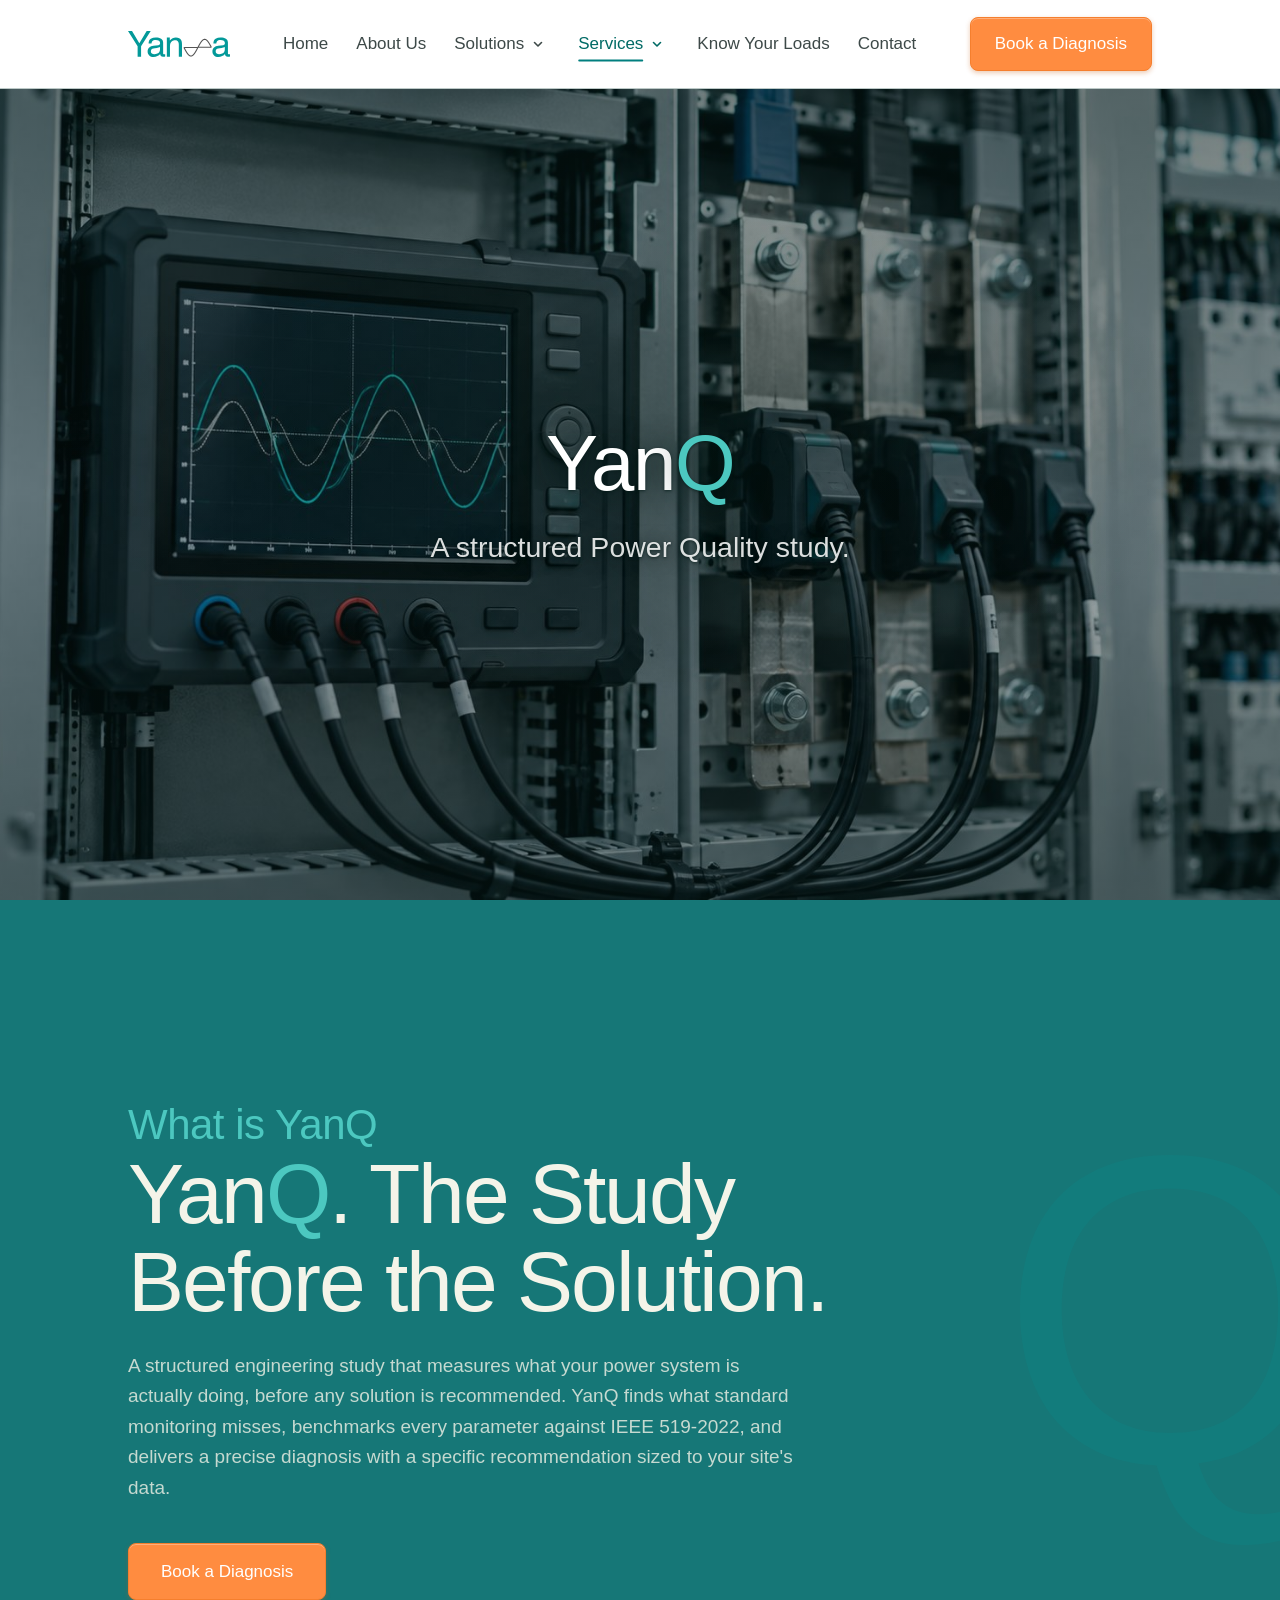
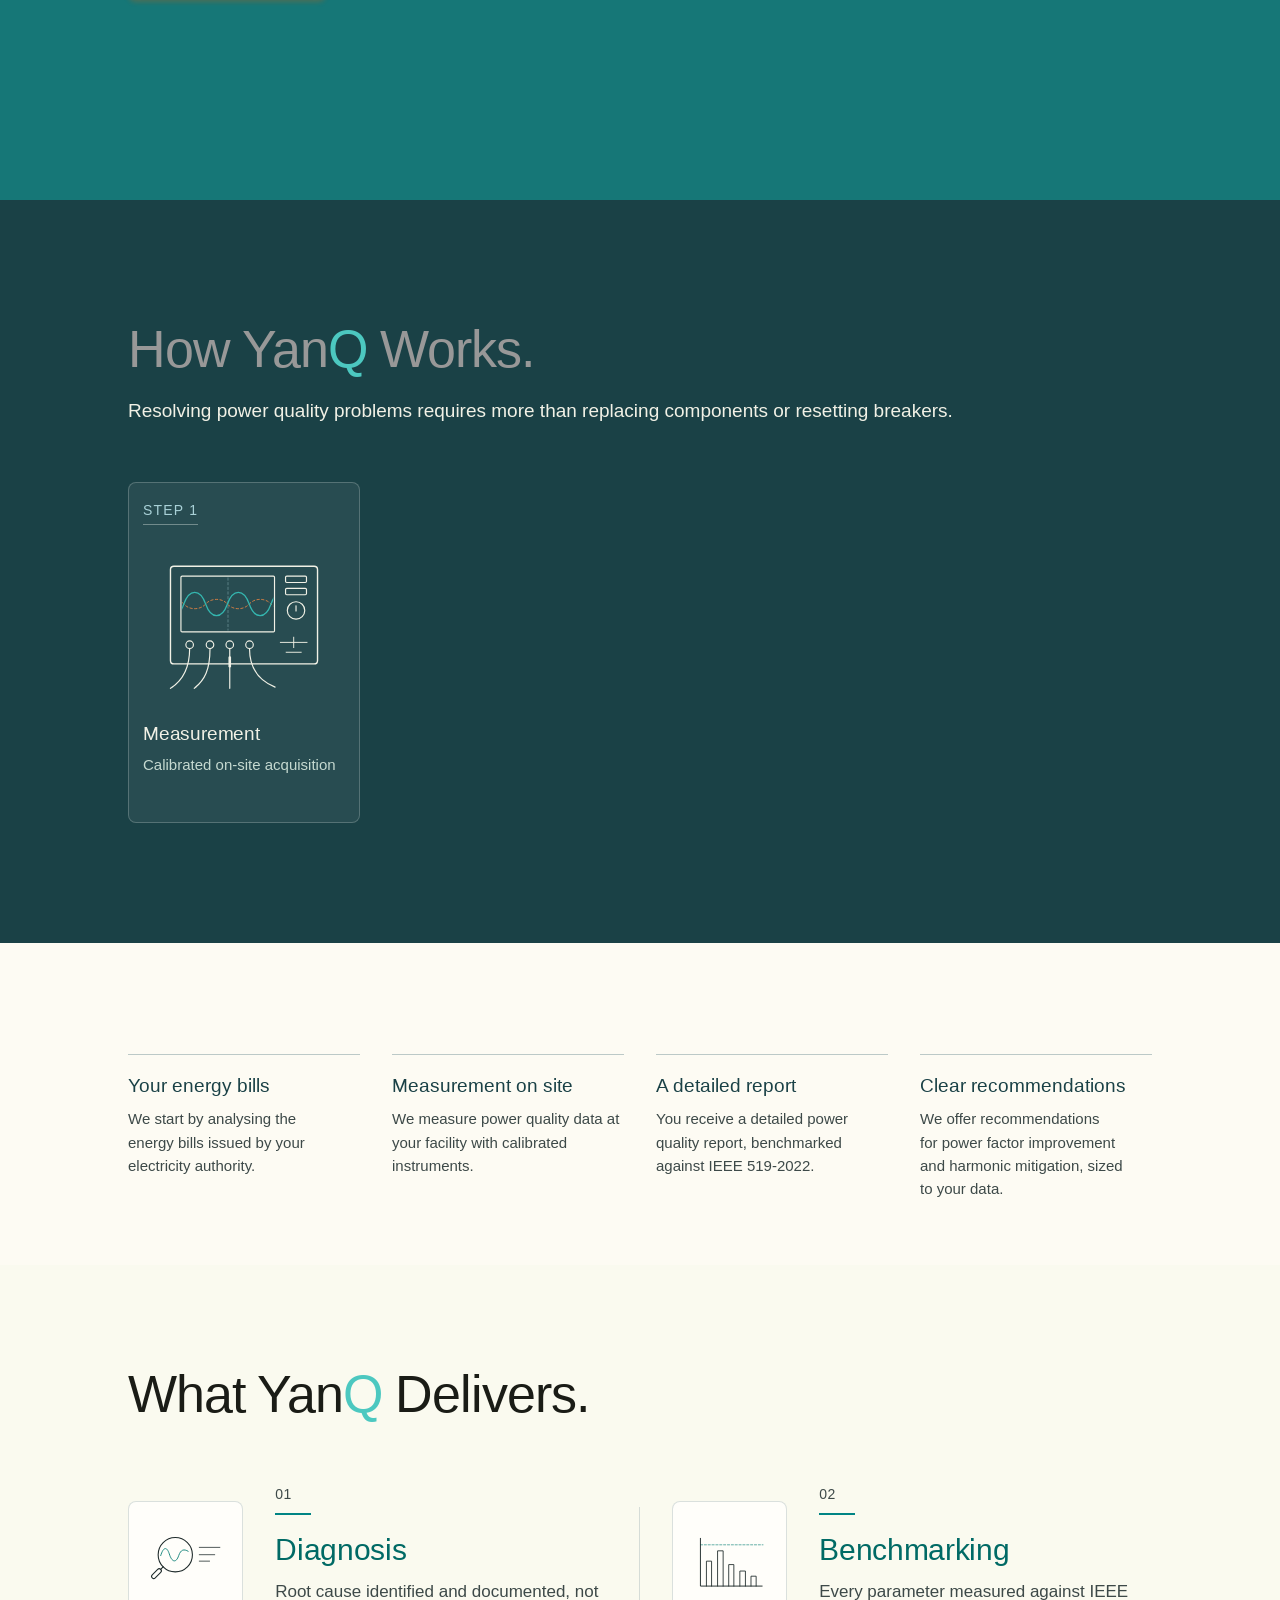
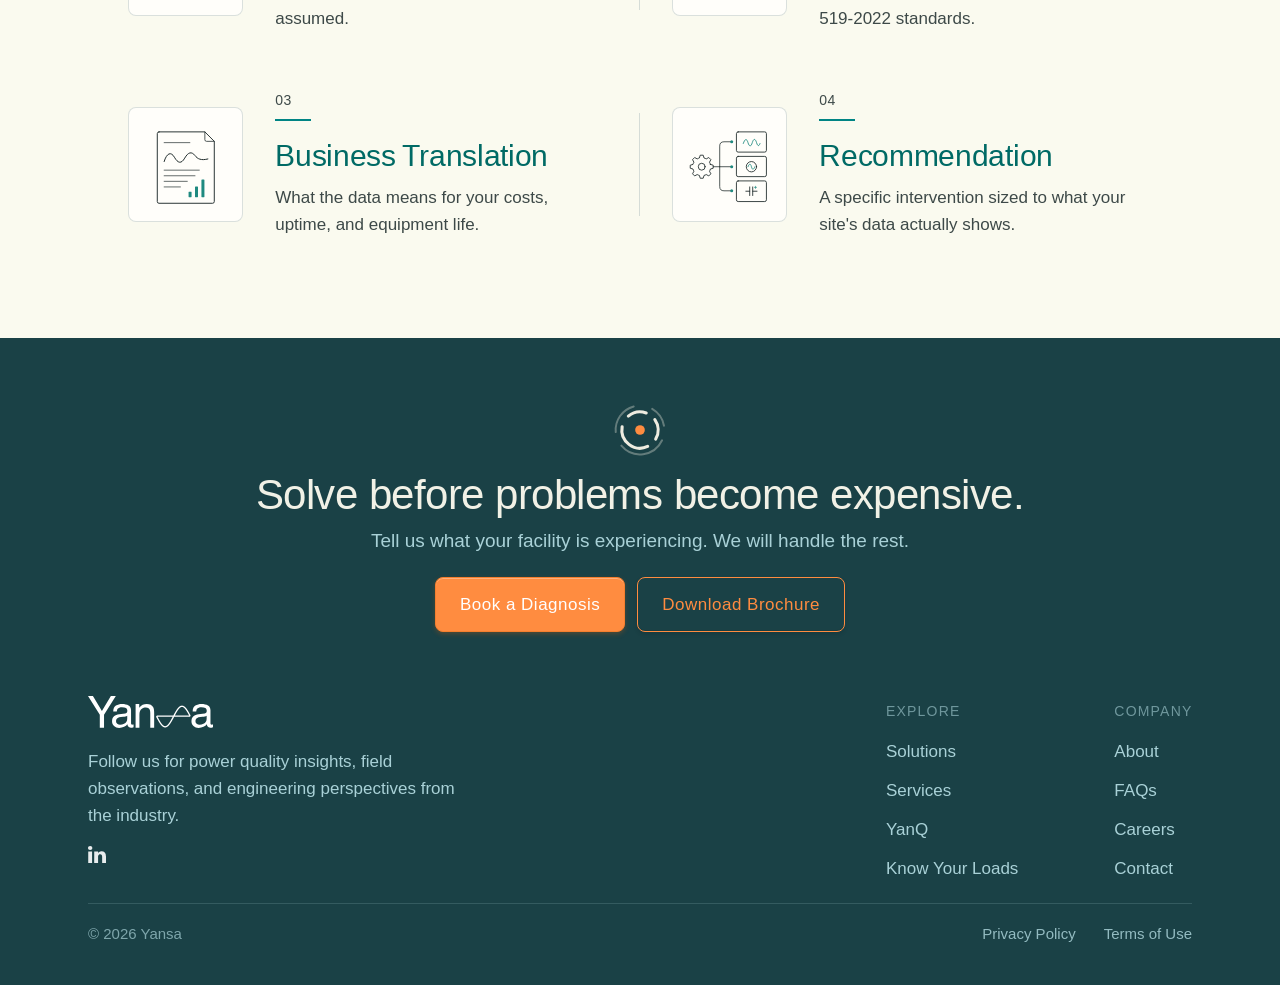
<file: yanq.html>
<!DOCTYPE html>
<html lang="en">
<head>
  <meta charset="UTF-8">
  <meta name="viewport" content="width=device-width, initial-scale=1.0, viewport-fit=cover">
  <title>YanQ Power Quality Study (IEEE 519-2022) | Yansa</title>
  <meta name="description" content="YanQ, Yansa's power quality study: on-site measurement benchmarked against IEEE 519-2022, a root-cause diagnosis and a recommendation sized to your data.">
  <link rel="canonical" href="https://yansa.in/yanq">
  <meta name="theme-color" content="#1a4146">

  <meta property="og:type" content="website">
  <meta property="og:site_name" content="Yansa">
  <meta property="og:locale" content="en_IN">
  <meta property="og:title" content="YanQ Power Quality Study (IEEE 519-2022) | Yansa">
  <meta property="og:description" content="YanQ, Yansa's power quality study: on-site measurement benchmarked against IEEE 519-2022, a root-cause diagnosis and a recommendation sized to your data.">
  <meta property="og:url" content="https://yansa.in/yanq">
  <meta property="og:image" content="https://yansa.in/images/og-image.jpg">
  <meta property="og:image:width" content="1200">
  <meta property="og:image:height" content="630">
  <meta property="og:image:alt" content="Aerial view of an industrial power plant">
  <meta name="twitter:card" content="summary_large_image">

  <link rel="icon" href="favicon.ico" sizes="32x32">
  <link rel="icon" href="favicon.svg" type="image/svg+xml">
  <link rel="apple-touch-icon" href="apple-touch-icon.png">
  <link rel="manifest" href="site.webmanifest">

  <link rel="preload" href="fonts/LiberationSans-Regular.woff2" as="font" type="font/woff2" crossorigin>
  <link rel="stylesheet" href="css/style.css">
  <link rel="stylesheet" href="css/m/base.css" media="(max-width: 768px)">
  <link rel="stylesheet" href="css/m/yanq.css" media="(max-width: 768px)">

  <script type="application/ld+json">
  {
    "@context": "https://schema.org",
    "@graph": [
      {
        "@type": "BreadcrumbList",
        "itemListElement": [
          {
            "@type": "ListItem",
            "position": 1,
            "name": "Home",
            "item": "https://yansa.in/"
          },
          {
            "@type": "ListItem",
            "position": 2,
            "name": "YanQ",
            "item": "https://yansa.in/yanq"
          }
        ]
      },
      {
        "@type": "Service",
        "name": "YanQ Power Quality Study",
        "serviceType": "Power quality study",
        "description": "YanQ, Yansa's power quality study: on-site measurement benchmarked against IEEE 519-2022, a root-cause diagnosis and a recommendation sized to your data.",
        "provider": {
          "@id": "https://yansa.in/#organization"
        },
        "url": "https://yansa.in/yanq"
      },
      {
        "@type": "Organization",
        "@id": "https://yansa.in/#organization",
        "name": "Yansa",
        "url": "https://yansa.in/"
      }
    ]
  }
  </script>
</head>
<body>

  <header class="navbar">
    <div class="navbar__inner">
      <a href="./" class="navbar__logo">
        <img src="images/logo-nav.svg" alt="Yansa" width="102" height="26">
      </a>
      <nav class="navbar__links" id="site-nav" aria-label="Main">
        <a href="./">Home</a>
        <a href="about.html">About Us</a>
        <div class="nav-item">
          <a href="solutions.html" class="nav-item__link">Solutions</a>
          <button class="nav-item__chev" type="button" aria-expanded="false" aria-controls="nav-menu-solutions" aria-label="Show Solutions pages"><svg viewBox="0 0 12 12" width="12" height="12" fill="none" aria-hidden="true"><path d="M2.5 4.5 6 8l3.5-3.5" stroke="currentColor" stroke-width="1.6" stroke-linecap="round" stroke-linejoin="round"/></svg></button>
          <div class="nav-menu" id="nav-menu-solutions">
            <div class="nav-menu__list">
              <span class="nav-menu__glow" aria-hidden="true"></span>
              <a href="solutions.html#active"><span class="nav-menu__icon"><svg viewBox="0 0 20 20" width="20" height="20" fill="none" aria-hidden="true"><path d="M2 14c1.5-5 3-5 4.5 0s3 5 4.5 0 3-5 4.5 0" stroke="currentColor" stroke-width="1.6" stroke-linecap="round" stroke-linejoin="round"/><path d="M10.5 2 8 7.5h3.2L9.2 11" stroke="currentColor" stroke-width="1.6" stroke-linecap="round" stroke-linejoin="round"/></svg></span><span class="nav-menu__text"><span class="nav-menu__title">Active Solutions</span><span class="nav-menu__desc">Electronics that measure and correct in real time.</span></span><svg class="nav-menu__go" viewBox="0 0 20 20" width="16" height="16" fill="none" aria-hidden="true"><path d="M4 10h11.5M11 5.5 15.5 10 11 14.5" stroke="currentColor" stroke-width="1.6" stroke-linecap="round" stroke-linejoin="round"/></svg></a>
              <a href="solutions.html#passive"><span class="nav-menu__icon"><svg viewBox="0 0 20 20" width="20" height="20" fill="none" aria-hidden="true"><path d="M2 10h5.5M12.5 10H18M7.5 4.5v11M12.5 4.5v11" stroke="currentColor" stroke-width="1.6" stroke-linecap="round" stroke-linejoin="round"/></svg></span><span class="nav-menu__text"><span class="nav-menu__title">Passive Solutions</span><span class="nav-menu__desc">Fixed components for steady, predictable loads.</span></span><svg class="nav-menu__go" viewBox="0 0 20 20" width="16" height="16" fill="none" aria-hidden="true"><path d="M4 10h11.5M11 5.5 15.5 10 11 14.5" stroke="currentColor" stroke-width="1.6" stroke-linecap="round" stroke-linejoin="round"/></svg></a>
              <a href="solutions.html#hybrid"><span class="nav-menu__icon"><svg viewBox="0 0 20 20" width="20" height="20" fill="none" aria-hidden="true"><rect x="2.5" y="3" width="6" height="6" rx="1.4" stroke="currentColor" stroke-width="1.6" stroke-linejoin="round"/><rect x="11.5" y="11" width="6" height="6" rx="1.4" stroke="currentColor" stroke-width="1.6" stroke-linejoin="round"/><path d="M8.5 6h3.5a2.5 2.5 0 0 1 2.5 2.5V11" stroke="currentColor" stroke-width="1.6" stroke-linecap="round" stroke-linejoin="round"/></svg></span><span class="nav-menu__text"><span class="nav-menu__title">Hybrid Solutions</span><span class="nav-menu__desc">Active and passive stages in one panel.</span></span><svg class="nav-menu__go" viewBox="0 0 20 20" width="16" height="16" fill="none" aria-hidden="true"><path d="M4 10h11.5M11 5.5 15.5 10 11 14.5" stroke="currentColor" stroke-width="1.6" stroke-linecap="round" stroke-linejoin="round"/></svg></a>
            </div>
            <a class="nav-menu__feature" href="know-your-loads.html" data-nav-feature><img src="images/nav/feature-loads.jpg" width="220" height="260" alt=""><span class="nav-menu__feature-body"><span class="nav-menu__eyebrow">Not sure which fits?</span><span class="nav-menu__feature-title">Know Your Loads</span><span class="nav-menu__feature-line">See which loads cause which problems, and the fix for each. <span class="nav-menu__feature-go"><svg viewBox="0 0 20 20" width="16" height="16" fill="none" aria-hidden="true"><path d="M4 10h11.5M11 5.5 15.5 10 11 14.5" stroke="currentColor" stroke-width="1.6" stroke-linecap="round" stroke-linejoin="round"/></svg></span></span></span></a>
          </div>
        </div>
        <div class="nav-item">
          <a href="services.html" class="nav-item__link is-active">Services</a>
          <button class="nav-item__chev" type="button" aria-expanded="false" aria-controls="nav-menu-services" aria-label="Show Services pages"><svg viewBox="0 0 12 12" width="12" height="12" fill="none" aria-hidden="true"><path d="M2.5 4.5 6 8l3.5-3.5" stroke="currentColor" stroke-width="1.6" stroke-linecap="round" stroke-linejoin="round"/></svg></button>
          <div class="nav-menu" id="nav-menu-services">
            <div class="nav-menu__list">
              <span class="nav-menu__glow" aria-hidden="true"></span>
              <a href="yanq.html" aria-current="page"><span class="nav-menu__icon"><svg viewBox="0 0 20 20" width="20" height="20" fill="none" aria-hidden="true"><circle cx="8.5" cy="8.5" r="5.5" stroke="currentColor" stroke-width="1.6"/><path d="M12.6 12.6 17 17" stroke="currentColor" stroke-width="1.6" stroke-linecap="round" stroke-linejoin="round"/><path d="M5.5 8.6c.9-3 1.8-3 2.7 0s1.8 3 2.7 0" stroke="currentColor" stroke-width="1.6" stroke-linecap="round" stroke-linejoin="round"/></svg></span><span class="nav-menu__text"><span class="nav-menu__title">YanQ Power Quality Study</span><span class="nav-menu__desc">We measure your loads, then offer the right fix.</span></span><svg class="nav-menu__go" viewBox="0 0 20 20" width="16" height="16" fill="none" aria-hidden="true"><path d="M4 10h11.5M11 5.5 15.5 10 11 14.5" stroke="currentColor" stroke-width="1.6" stroke-linecap="round" stroke-linejoin="round"/></svg></a>
              <a href="services.html#commissioning"><span class="nav-menu__icon"><svg viewBox="0 0 20 20" width="20" height="20" fill="none" aria-hidden="true"><path d="M10 2.5 16 5v4.8c0 3.6-2.4 6.2-6 7.7-3.6-1.5-6-4.1-6-7.7V5z" stroke="currentColor" stroke-width="1.6" stroke-linecap="round" stroke-linejoin="round"/><path d="m7.2 10 2 2 3.6-3.8" stroke="currentColor" stroke-width="1.6" stroke-linecap="round" stroke-linejoin="round"/></svg></span><span class="nav-menu__text"><span class="nav-menu__title">Commissioning Support</span><span class="nav-menu__desc">Every panel proven before handover.</span></span><svg class="nav-menu__go" viewBox="0 0 20 20" width="16" height="16" fill="none" aria-hidden="true"><path d="M4 10h11.5M11 5.5 15.5 10 11 14.5" stroke="currentColor" stroke-width="1.6" stroke-linecap="round" stroke-linejoin="round"/></svg></a>
              <a href="services.html#amc"><span class="nav-menu__icon"><svg viewBox="0 0 20 20" width="20" height="20" fill="none" aria-hidden="true"><rect x="3" y="4" width="14" height="13" rx="2" stroke="currentColor" stroke-width="1.6"/><path d="M3 8h14M7 2.5v3M13 2.5v3" stroke="currentColor" stroke-width="1.6" stroke-linecap="round" stroke-linejoin="round"/><path d="M12.3 12.6a2.3 2.3 0 1 1-.8-1.7" stroke="currentColor" stroke-width="1.6" stroke-linecap="round" stroke-linejoin="round"/><path d="M12.4 9.3v1.8h-1.8" stroke="currentColor" stroke-width="1.6" stroke-linecap="round" stroke-linejoin="round"/></svg></span><span class="nav-menu__text"><span class="nav-menu__title">AMC</span><span class="nav-menu__desc">Scheduled care, year after year.</span></span><svg class="nav-menu__go" viewBox="0 0 20 20" width="16" height="16" fill="none" aria-hidden="true"><path d="M4 10h11.5M11 5.5 15.5 10 11 14.5" stroke="currentColor" stroke-width="1.6" stroke-linecap="round" stroke-linejoin="round"/></svg></a>
            </div>
            <a class="nav-menu__feature" href="services.html#flow" data-nav-feature><img src="images/nav/feature-services.jpg" width="220" height="260" alt=""><span class="nav-menu__feature-body"><span class="nav-menu__eyebrow">How we work</span><span class="nav-menu__feature-title">How an engagement runs</span><span class="nav-menu__feature-line">Measure, report, solve, commission, support. <span class="nav-menu__feature-go"><svg viewBox="0 0 20 20" width="16" height="16" fill="none" aria-hidden="true"><path d="M4 10h11.5M11 5.5 15.5 10 11 14.5" stroke="currentColor" stroke-width="1.6" stroke-linecap="round" stroke-linejoin="round"/></svg></span></span></span></a>
          </div>
        </div>
        <a href="know-your-loads.html">Know Your Loads</a>
        <a href="contact.html">Contact</a>
      </nav>
      <a href="contact.html#contact-form" class="btn btn--orange navbar__cta">Book a Diagnosis</a>
      <button class="navbar__toggle" type="button" aria-expanded="false" aria-controls="site-nav" aria-label="Open menu">
        <span class="navbar__toggle-bar" aria-hidden="true"></span>
      </button>
    </div>
  </header>

  <main>

    <!-- YANQ HERO -->
    <section class="yanq-hero-intro">
      <div class="header-placeholder">
        <img src="images/yanq-hero.jpg" alt="Power quality analyser logging waveforms, with current clamps on the busbars of an electrical panel" width="1672" height="941" fetchpriority="high">
        <div class="header-placeholder__overlay">
          <h1>Yan<span class="accent">Q</span></h1>
          <p>A structured Power Quality study.</p>
        </div>
      </div>
    </section>

    <!-- YANQ MAIN HERO -->
    <section class="yanq-hero">
      <div class="yanq-hero__inner">
        <img src="images/icons/yanq-letter-q.svg" alt="" width="278" height="362" class="yanq-hero__watermark" aria-hidden="true">
        <div class="yanq-hero__content">
          <p class="yanq-hero__label">What is YanQ</p>
          <h2>Yan<span class="accent">Q</span>. The Study Before the Solution.</h2>
          <p class="yanq-hero__body">A structured engineering study that measures what your power system is actually doing, before any solution is recommended. YanQ finds what standard monitoring misses, benchmarks every parameter against IEEE 519-2022, and delivers a precise diagnosis with a specific recommendation sized to your site's data.</p>
          <a href="contact.html#contact-form" class="btn btn--orange">Book a Diagnosis</a>
        </div>
      </div>
    </section>

    <!-- HOW YANQ WORKS: four boxes joined by arrows, a plain section (no pin).
         Each box holds one of the supplied process drawings. initYanqWorks in
         js/script.js plays them once, in order, as the row scrolls into view
         (renderDiagram, data-a / data-osc marks); with no JS or reduced motion
         every drawing and arrow is in its finished state. Colours come from the
         classes yd-clean (teal), yd-raw (orange), yd-guide (mist), yd-surface. -->
    <section class="yanq-works" aria-labelledby="yanq-works-title">
      <div class="yanq-works__inner">
        <h2 id="yanq-works-title">How Yan<span class="yanq-q">Q</span> Works.</h2>
        <p class="yanq-works__lead">Resolving power quality problems requires more than replacing components or resetting breakers.</p>
        <ol class="yanq-works__row">
        <li class="yanq-step" data-step="1">
          <span class="yanq-step__num">Step 1</span>
          <div class="yanq-step__art">
            <svg class="yanq-diagram" aria-hidden="true" focusable="false" viewBox="0 0 335 278" xmlns="http://www.w3.org/2000/svg" fill="none" stroke="currentColor" stroke-width="2.4" stroke-linecap="round" stroke-linejoin="round">
              <defs><clipPath id="m1-screen"><rect x="61" y="59" width="157" height="92"></rect></clipPath></defs>
              <path data-a="draw,0,0.7" pathLength="1" d="M47,40 H288 Q294,40 294,46 V202 Q294,208 288,208 H47 Q41,208 41,202 V46 Q41,40 47,40 Z"></path>
              <path data-a="draw,0.05,0.65" pathLength="1" d="M61,57 H218 Q220,57 220,59 V151 Q220,153 218,153 H61 Q59,153 59,151 V59 Q59,57 61,57 Z" stroke-width="2"></path>
              <path class="yd-guide" data-a="fade,0.45,0.7" d="M140,60 V150" stroke-width="1.2" stroke-dasharray="4 4"></path>
              <g clip-path="url(#m1-screen)">
                <g data-osc="75">
                  <path class="yd-raw" data-a="fade,0.5,0.85" d="M-11,105 C-1.6,115.7 17.1,115.7 26.5,105 C35.9,94.3 54.6,94.3 64,105 C73.4,115.7 92.1,115.7 101.5,105 C110.9,94.3 129.6,94.3 139,105 C148.4,115.7 167.1,115.7 176.5,105 C185.9,94.3 204.6,94.3 214,105 C223.4,115.7 242.1,115.7 251.5,105 C260.9,94.3 279.6,94.3 289,105 C298.4,115.7 317.1,115.7 326.5,105 C335.9,94.3 354.6,94.3 364,105" stroke-width="1.3" stroke-dasharray="4 4"></path>
                  <path class="yd-clean" data-a="draw,0.4,0.9" pathLength="1" d="M-11,105 C-1.6,78.3 17.1,78.3 26.5,105 C35.9,131.7 54.6,131.7 64,105 C73.4,78.3 92.1,78.3 101.5,105 C110.9,131.7 129.6,131.7 139,105 C148.4,78.3 167.1,78.3 176.5,105 C185.9,131.7 204.6,131.7 214,105 C223.4,78.3 242.1,78.3 251.5,105 C260.9,131.7 279.6,131.7 289,105 C298.4,78.3 317.1,78.3 326.5,105 C335.9,131.7 354.6,131.7 364,105" stroke-width="2.2"></path>
                </g>
              </g>
              <path data-a="draw,0.1,0.6" pathLength="1" d="M241,57 H273 Q275,57 275,59 V66 Q275,68 273,68 H241 Q239,68 239,66 V59 Q239,57 241,57 Z" stroke-width="2"></path>
              <path data-a="draw,0.15,0.65" pathLength="1" d="M241,78 H273 Q275,78 275,80 V87 Q275,89 273,89 H241 Q239,89 239,87 V80 Q239,78 241,78 Z" stroke-width="2"></path>
              <path data-a="draw,0.15,0.7" pathLength="1" d="M242,116 A15,15 0 1 1 272,116 A15,15 0 1 1 242,116 Z" stroke-width="2"></path>
              <path data-a="draw,0.5,0.7" pathLength="1" d="M257,108 V117" stroke-width="2"></path>
              <path data-a="draw,0.2,0.7" pathLength="1" d="M230,171 H276 M253,162 V180 M240,188 H266" stroke-width="1.6"></path>
              <path data-a="draw,0.1,0.5" pathLength="1" d="M67.5,175 A6.5,6.5 0 1 1 80.5,175 A6.5,6.5 0 1 1 67.5,175 Z" stroke-width="2"></path>
              <path data-a="draw,0.12,0.52" pathLength="1" d="M102.5,175 A6.5,6.5 0 1 1 115.5,175 A6.5,6.5 0 1 1 102.5,175 Z" stroke-width="2"></path>
              <path data-a="draw,0.14,0.54" pathLength="1" d="M136.5,175 A6.5,6.5 0 1 1 149.5,175 A6.5,6.5 0 1 1 136.5,175 Z" stroke-width="2"></path>
              <path data-a="draw,0.16,0.56" pathLength="1" d="M170.5,175 A6.5,6.5 0 1 1 183.5,175 A6.5,6.5 0 1 1 170.5,175 Z" stroke-width="2"></path>
              <path data-a="draw,0.2,0.85" pathLength="1" d="M74,181.5 C74,215 60,238 41,250" stroke-width="2"></path>
              <path data-a="draw,0.2,0.85" pathLength="1" d="M109,181.5 C109,218 100,236 82,250" stroke-width="2"></path>
              <path data-a="draw,0.2,0.85" pathLength="1" d="M143,181.5 V250" stroke-width="2"></path>
              <path data-a="draw,0.35,0.6" pathLength="1" d="M143,197 V212" stroke-width="4.5"></path>
              <path data-a="draw,0.2,0.85" pathLength="1" d="M177,181.5 C177,220 196,238 221,248" stroke-width="2"></path>
            </svg>
          </div>
          <h3>Measurement</h3>
          <p class="yanq-step__tag">Calibrated on-site acquisition</p>
          <svg class="yanq-arrow" viewBox="0 0 40 16" aria-hidden="true" focusable="false" fill="none" stroke="currentColor" stroke-width="2" stroke-linecap="round" stroke-linejoin="round"><path data-arrow="line" pathLength="1" d="M2,8 H37"></path><path data-arrow="head" pathLength="1" d="M31,2.5 L37,8 L31,13.5"></path></svg>
        </li>
        <li class="yanq-step" data-step="2">
          <span class="yanq-step__num">Step 2</span>
          <div class="yanq-step__art">
            <svg class="yanq-diagram" aria-hidden="true" focusable="false" viewBox="0 0 425 278" xmlns="http://www.w3.org/2000/svg" fill="none" stroke="currentColor" stroke-width="2" stroke-linecap="round" stroke-linejoin="round">
              <defs><clipPath id="c2-in"><path d="M0,0 H143 V93 L176,160 V278 H0 Z"></path></clipPath></defs>
              <g clip-path="url(#c2-in)">
                <path class="yd-raw" data-a="stream,0.18,0.62,120,14" d="M28,92 C34,78 40,76 46,88 C52,100 56,76 64,78 C72,80 74,104 84,102 C94,100 96,86 106,92 C118,99 126,112 150,112"></path>
                <path class="yd-raw" data-a="stream,0.2,0.64,120,-30" d="M28,168 C34,152 42,150 48,162 C54,174 60,176 66,166 C72,156 78,150 86,158 C94,168 98,176 108,168 C118,160 128,152 150,150"></path>
                <path class="yd-raw" data-a="stream,0.16,0.54,70,-70" d="M104,212 C116,206 118,190 128,186 C138,182 144,184 152,178"></path>
                <g fill="currentColor" stroke="none">
                  <circle data-a="drift,0.14,0.6,22,6" cx="32" cy="62" r="2"></circle>
                  <circle class="yd-raw" data-a="stream,0.2,0.55,132,44" cx="58" cy="68" r="1.5"></circle>
                  <circle data-a="drift,0.22,0.62,14,5" cx="82" cy="60" r="2"></circle>
                  <circle class="yd-raw" data-a="stream,0.26,0.6,98,24" cx="92" cy="88" r="2.4"></circle>
                  <circle class="yd-raw" data-a="stream,0.3,0.62,74,20" cx="116" cy="92" r="1.8"></circle>
                  <circle data-a="drift,0.15,0.6,18,-1" cx="34" cy="120" r="1.5"></circle>
                  <circle data-a="drift,0.2,0.62,16,-3" cx="62" cy="140" r="2"></circle>
                  <circle class="yd-raw" data-a="stream,0.16,0.53,150,-38" cx="40" cy="150" r="2"></circle>
                  <circle class="yd-raw" data-a="stream,0.27,0.6,90,-18" cx="100" cy="130" r="1.5"></circle>
                  <circle class="yd-raw" data-a="stream,0.31,0.63,68,-28" cx="122" cy="140" r="2"></circle>
                  <circle data-a="drift,0.14,0.6,20,-8" cx="36" cy="190" r="2"></circle>
                  <circle class="yd-raw" data-a="stream,0.24,0.58,106,-66" cx="84" cy="178" r="2"></circle>
                  <circle class="yd-raw" data-a="stream,0.28,0.61,82,-84" cx="108" cy="196" r="2.2"></circle>
                  <circle class="yd-raw" data-a="stream,0.18,0.55,136,-100" cx="54" cy="212" r="2"></circle>
                  <circle data-a="drift,0.2,0.62,14,-10" cx="74" cy="224" r="2.4"></circle>
                  <circle class="yd-raw" data-a="stream,0.26,0.6,96,-118" cx="94" cy="230" r="2.4"></circle>
                  <circle class="yd-raw" data-a="stream,0.31,0.63,68,-118" cx="122" cy="230" r="2"></circle>
                </g>
              </g>
              <path data-a="draw,0,0.22" pathLength="1" d="M145,93 H252 L210,160 V208 H178 V160 Z" stroke-width="2.4"></path>
              <path data-a="draw,0.08,0.24" pathLength="1" d="M152,102 H245" stroke-width="1.8"></path>
              <path data-a="draw,0.6,0.7" pathLength="1" d="M245,155 H274"></path>
              <path data-a="draw,0.66,0.72" pathLength="1" d="M268,149 L275,155 L268,161"></path>
              <path class="yd-clean" data-a="draw,0.7,1" pathLength="1" d="M292,175 C302,175 308,130 320,130 C332,130 338,175 348,175 C358,175 364,130 376,130 C388,130 394,175 404,175" stroke-width="2.2"></path>
            </svg>
          </div>
          <h3>Compilation</h3>
          <p class="yanq-step__tag">Filtered to what matters</p>
          <svg class="yanq-arrow" viewBox="0 0 40 16" aria-hidden="true" focusable="false" fill="none" stroke="currentColor" stroke-width="2" stroke-linecap="round" stroke-linejoin="round"><path data-arrow="line" pathLength="1" d="M2,8 H37"></path><path data-arrow="head" pathLength="1" d="M31,2.5 L37,8 L31,13.5"></path></svg>
          <span class="yanq-elbow" aria-hidden="true">
            <svg class="yanq-elbow__down" viewBox="0 0 4 28" fill="none" stroke="currentColor" stroke-width="2" stroke-linejoin="round" aria-hidden="true" focusable="false" stroke-linecap="round"><path data-arrow="line" data-span="0,0.25" pathLength="1" d="M2,0 V28"></path></svg>
            <svg class="yanq-elbow__across" viewBox="0 0 100 4" preserveAspectRatio="none" fill="none" stroke="currentColor" stroke-width="2" stroke-linejoin="round" aria-hidden="true" focusable="false"><path data-arrow="line" data-span="0.25,0.75" pathLength="1" d="M0,2 H100"></path></svg>
            <svg class="yanq-elbow__in" viewBox="0 0 14 24" fill="none" stroke="currentColor" stroke-width="2" stroke-linejoin="round" aria-hidden="true" focusable="false" stroke-linecap="round"><path data-arrow="line" data-span="0.75,1" pathLength="1" d="M7,0 V22"></path><path data-arrow="head" data-span="0.75,1" pathLength="1" d="M1,16 L7,22 L13,16"></path></svg>
          </span>
        </li>
        <li class="yanq-step" data-step="3">
          <span class="yanq-step__num">Step 3</span>
          <div class="yanq-step__art">
            <svg class="yanq-diagram" aria-hidden="true" focusable="false" viewBox="0 0 345 285" xmlns="http://www.w3.org/2000/svg" fill="none" stroke="currentColor" stroke-width="2" stroke-linecap="round" stroke-linejoin="round">
              <path data-a="slide,0.2,0.42,26,0" d="M71,45 H47 Q43,45 43,49 V238 Q43,242 47,242 H71" stroke-width="1.8"></path>
              <g data-a="rise,0,0.28,0,22">
                <path d="M76,16 H259 L281,38 V264 Q281,269 276,269 H76 Q71,269 71,264 V21 Q71,16 76,16 Z" class="yd-surface" stroke-width="2.4"></path>
                <path d="M259,16 V33 Q259,38 264,38 H281" stroke-width="1.8"></path>
              </g>
              <path data-a="draw,0.26,0.4" pathLength="1" d="M91,37 H236" stroke-width="1.5"></path>
              <path data-a="draw,0.3,0.5" pathLength="1" d="M92,57 H259 Q260,57 260,58 V128 Q260,129 259,129 H92 Q91,129 91,128 V58 Q91,57 92,57 Z" stroke-width="1.8"></path>
              <path data-a="fade,0.45,0.58" d="M169,60 V126" stroke-width="1.2" stroke-dasharray="4 4" class="yd-guide"></path>
              <path data-a="fade,0.5,0.7" d="M97,93 C107,101 127,101 137,93 C147,85 167,85 177,93 C187,101 207,101 217,93 C227,85 247,85 257,93" stroke-width="1.3" stroke-dasharray="4 4" class="yd-guide"></path>
              <path class="yd-clean" data-a="draw,0.45,0.72" pathLength="1" d="M97,93 C107,63.7 127,63.7 137,93 C147,122.3 167,122.3 177,93 C187,63.7 207,63.7 217,93 C227,122.3 247,122.3 257,93" stroke-width="2.2"></path>
              <g class="yd-clean" stroke-width="2.4">
                <path data-a="grow,0.55,0.66" d="M93,187 V152"></path>
                <path data-a="grow,0.57,0.68" d="M104,187 V147"></path>
                <path data-a="grow,0.59,0.7" d="M116,187 V159"></path>
                <path data-a="grow,0.61,0.72" d="M128,187 V165"></path>
                <path data-a="grow,0.63,0.74" d="M140,187 V169"></path>
                <path data-a="grow,0.65,0.76" d="M152,187 V172"></path>
              </g>
              <g stroke-width="1.5">
                <path data-a="draw,0.6,0.72" pathLength="1" d="M168,152 H259"></path>
                <path data-a="draw,0.63,0.75" pathLength="1" d="M168,165 H253"></path>
                <path data-a="draw,0.66,0.78" pathLength="1" d="M168,179 H228"></path>
                <path data-a="draw,0.68,0.8" pathLength="1" d="M91,210 H220"></path>
                <path data-a="draw,0.7,0.82" pathLength="1" d="M91,222 H213"></path>
                <path data-a="draw,0.72,0.84" pathLength="1" d="M91,234 H220"></path>
                <path data-a="draw,0.74,0.86" pathLength="1" d="M91,248 H183"></path>
              </g>
              <circle data-a="pop,0.82,0.94" cx="271" cy="218" r="30" class="yd-surface yd-clean" stroke-width="2.4"></circle>
              <path class="yd-clean" data-a="draw,0.9,1" pathLength="1" d="M258,219 L267,228 L284,209" stroke-width="2.4"></path>
            </svg>
          </div>
          <h3>Report</h3>
          <p class="yanq-step__tag">Benchmarked to <span class="nb">IEEE 519-2022</span></p>
          <svg class="yanq-arrow" viewBox="0 0 40 16" aria-hidden="true" focusable="false" fill="none" stroke="currentColor" stroke-width="2" stroke-linecap="round" stroke-linejoin="round"><path data-arrow="line" pathLength="1" d="M2,8 H37"></path><path data-arrow="head" pathLength="1" d="M31,2.5 L37,8 L31,13.5"></path></svg>
        </li>
        <li class="yanq-step" data-step="4">
          <span class="yanq-step__num">Step 4</span>
          <div class="yanq-step__art">
            <svg class="yanq-diagram" aria-hidden="true" focusable="false" viewBox="0 0 387 285" xmlns="http://www.w3.org/2000/svg" fill="none" stroke="currentColor" stroke-width="2" stroke-linecap="round" stroke-linejoin="round">
              <path class="yd-raw" data-a="draw,0,0.3" pathLength="1" d="M14,157 C24,140 36,103 48,104 C58,105 58,175 66,175 C76,175 80,112 90,106 C100,100 102,160 112,168 C120,176 126,170 128,160 C130,150 134,146 138,146" stroke-width="2.2"></path>
              <path data-a="draw,0.26,0.34" pathLength="1" d="M142,142 H161"></path>
              <path data-a="draw,0.3,0.36" pathLength="1" d="M155,137 L161,142 L155,147"></path>
              <path data-a="draw,0.34,0.5" pathLength="1" d="M175,142 V38"></path>
              <path data-a="draw,0.34,0.5" pathLength="1" d="M175,142 V232"></path>
              <path data-a="draw,0.44,0.56" pathLength="1" d="M175,38 H208 M202,32 L208,38 L202,44"></path>
              <path data-a="draw,0.4,0.52" pathLength="1" d="M175,103 H208 M202,97 L208,103 L202,109"></path>
              <path data-a="draw,0.4,0.52" pathLength="1" d="M175,168 H208 M202,162 L208,168 L202,174"></path>
              <path data-a="draw,0.44,0.56" pathLength="1" d="M175,232 H208 M202,226 L208,232 L202,238"></path>
              <circle data-a="pop,0.38,0.46" cx="175" cy="103" r="3" class="yd-surface" stroke-width="1.6"></circle>
              <circle data-a="pop,0.38,0.46" cx="175" cy="168" r="3" class="yd-surface" stroke-width="1.6"></circle>
              <g data-a="slide,0.52,0.66,-14,0">
                <path d="M225,11 H359 Q363,11 363,15 V60 Q363,64 359,64 H225 Q221,64 221,60 V15 Q221,11 225,11 Z" stroke-width="2.2"></path>
                <path d="M235,45 C239,45 240,28 245,28 C250,28 250,45 255,45 C259,45 261,31 266,31 C271,31 272,45 280,45"></path>
                <path d="M297,32 H344 M297,44 H340" stroke-width="1.3" class="yd-guide"></path>
              </g>
              <g data-a="slide,0.6,0.74,-14,0">
                <path d="M225,76 H359 Q363,76 363,80 V125 Q363,129 359,129 H225 Q221,129 221,125 V80 Q221,76 225,76 Z" stroke-width="2.2"></path>
                <path d="M243,103 A14,14 0 1 1 271,103 A14,14 0 1 1 243,103 Z M249,103 C252,95 255,95 257,103 C259,111 262,111 265,103"></path>
                <path d="M297,97 H344 M297,109 H340" stroke-width="1.3" class="yd-guide"></path>
              </g>
              <g data-a="slide,0.68,0.82,-14,0">
                <path d="M225,141 H359 Q363,141 363,145 V190 Q363,194 359,194 H225 Q221,194 221,190 V145 Q221,141 225,141 Z" stroke-width="2.2"></path>
                <path d="M257,152 V163 M245,163 H269 M245,171 H269 M257,171 V184"></path>
                <path d="M297,162 H344 M297,174 H340" stroke-width="1.3" class="yd-guide"></path>
              </g>
              <g data-a="slide,0.76,0.9,-14,0">
                <path d="M225,206 H359 Q363,206 363,210 V255 Q363,259 359,259 H225 Q221,259 221,255 V210 Q221,206 225,206 Z" stroke-width="2.2"></path>
                <path d="M235,234 H242 C242,227 251,227 251,234 C251,227 260,227 260,234 C260,227 269,227 269,234 C269,227 278,227 278,234 H285"></path>
                <path d="M297,227 H344 M297,239 H340" stroke-width="1.3" class="yd-guide"></path>
              </g>
            </svg>
          </div>
          <h3>Recommendations</h3>
          <p class="yanq-step__tag">Solutions sized to your data</p>
        </li>
        </ol>
      </div>
    </section>

    <!-- WHAT TO EXPECT: four short items, one row. Fades up once in view
         (the site's scroll reveal); reduced motion shows it complete. -->
    <section class="yanq-expect" aria-labelledby="yanq-expect-title">
      <div class="yanq-expect__inner">
        <h2 class="yanq-expect__label" id="yanq-expect-title">What to expect</h2>
        <ol class="yanq-expect__list">
          <li>
            <h3 class="yanq-expect__title">Your energy bills</h3>
            <p>We start by analysing the energy bills issued by your electricity authority.</p>
          </li>
          <li>
            <h3 class="yanq-expect__title">Measurement on site</h3>
            <p>We measure power quality data at your facility with calibrated instruments.</p>
          </li>
          <li>
            <h3 class="yanq-expect__title">A detailed report</h3>
            <p>You receive a detailed power quality report, benchmarked against <span class="nb">IEEE 519-2022</span>.</p>
          </li>
          <li>
            <h3 class="yanq-expect__title">Clear recommendations</h3>
            <p>We offer recommendations for power factor improvement and harmonic mitigation, sized to your&nbsp;data.</p>
          </li>
        </ol>
      </div>
    </section>

    <!-- WHAT YANQ DELIVERS -->
    <section class="yanq-delivers">
      <h2>What Yan<span class="yanq-q">Q</span> Delivers.</h2>
      <div class="yanq-delivers__grid">
        <div class="deliver-stat">
          <div class="deliver-stat__icon"><img src="images/icons/yanq-deliver-diagnosis.svg" alt="" width="210" height="200" loading="lazy"></div>
          <div class="deliver-stat__text">
            <span class="deliver-stat__num">01</span>
            <h3>Diagnosis</h3>
            <p>Root cause identified and documented, not assumed.</p>
          </div>
        </div>
        <div class="deliver-stat">
          <div class="deliver-stat__icon"><img src="images/icons/yanq-deliver-benchmarking.svg" alt="" width="210" height="200" loading="lazy"></div>
          <div class="deliver-stat__text">
            <span class="deliver-stat__num">02</span>
            <h3>Benchmarking</h3>
            <p>Every parameter measured against IEEE 519-2022 standards.</p>
          </div>
        </div>
        <div class="deliver-stat">
          <div class="deliver-stat__icon"><img src="images/icons/yanq-deliver-business-translation.svg" alt="" width="210" height="200" loading="lazy"></div>
          <div class="deliver-stat__text">
            <span class="deliver-stat__num">03</span>
            <h3>Business Translation</h3>
            <p>What the data means for your costs, uptime, and equipment life.</p>
          </div>
        </div>
        <div class="deliver-stat">
          <div class="deliver-stat__icon"><img src="images/icons/yanq-deliver-recommendation.svg" alt="" width="210" height="200" loading="lazy"></div>
          <div class="deliver-stat__text">
            <span class="deliver-stat__num">04</span>
            <h3>Recommendation</h3>
            <p>A specific intervention sized to what your site's data actually shows.</p>
          </div>
        </div>
      </div>
    </section>

  </main>

  <!-- FOOTER -->
  <footer class="footer">
    <div class="footer__cta">
      <div class="footer__icon" aria-hidden="true">
        <img src="images/icons/footer-icon.svg" alt="" width="56" height="56">
      </div>
      <h2>Solve before problems become expensive.</h2>
      <p>Tell us what your facility is experiencing. We will handle the rest.</p>
      <div class="footer__buttons">
        <a href="contact.html#contact-form" class="btn btn--orange">Book a Diagnosis</a>
        <a href="assets/yansa-brochure.pdf" class="btn btn--outline-orange" data-brochure>Download Brochure</a>
      </div>
    </div>
    <div class="footer__bottom">
      <div class="footer__brand">
        <a class="footer__logo" href="./" aria-label="Yansa home"><img src="images/logo-footer.svg" alt="Yansa" width="125" height="32"></a>
        <p>Follow us for power quality insights, field observations, and engineering perspectives from the industry.</p>
        <div class="footer__socials">
          <a href="https://www.linkedin.com/company/yansa-energy-solutions-llp/" target="_blank" rel="noopener" aria-label="Yansa on LinkedIn"><img src="images/icons/social-2.svg" alt="" width="18" height="17"></a>
          <!-- Phone and WhatsApp return once Yansa confirms the number to use -->
        </div>
      </div>
      <div class="footer__links">
        <nav class="footer__col" aria-labelledby="footer-explore">
          <p class="footer__label" id="footer-explore">Explore</p>
          <a href="solutions.html">Solutions</a>
          <a href="services.html">Services</a>
          <a href="yanq.html">YanQ</a>
          <a href="know-your-loads.html">Know Your Loads</a>
        </nav>
        <nav class="footer__col" aria-labelledby="footer-company">
          <p class="footer__label" id="footer-company">Company</p>
          <a href="about.html">About</a>
          <a href="about.html#faq">FAQs</a>
          <a href="contact.html#contact-form">Careers</a>
          <a href="contact.html">Contact</a>
        </nav>
      </div>
      <div class="footer__legal">
        <small>&copy; 2026 Yansa</small>
        <nav class="footer__legal-links" aria-label="Legal">
          <a href="privacy-policy.html">Privacy Policy</a>
          <a href="terms.html">Terms of Use</a>
        </nav>
      </div>
    </div>
  </footer>

  <script src="js/concentric-waves-icon.js"></script>
  <script src="js/script.js"></script>
  <script src="js/m/base.js"></script>
  <script src="js/m/yanq.js"></script>
</body>
</html>
</file>
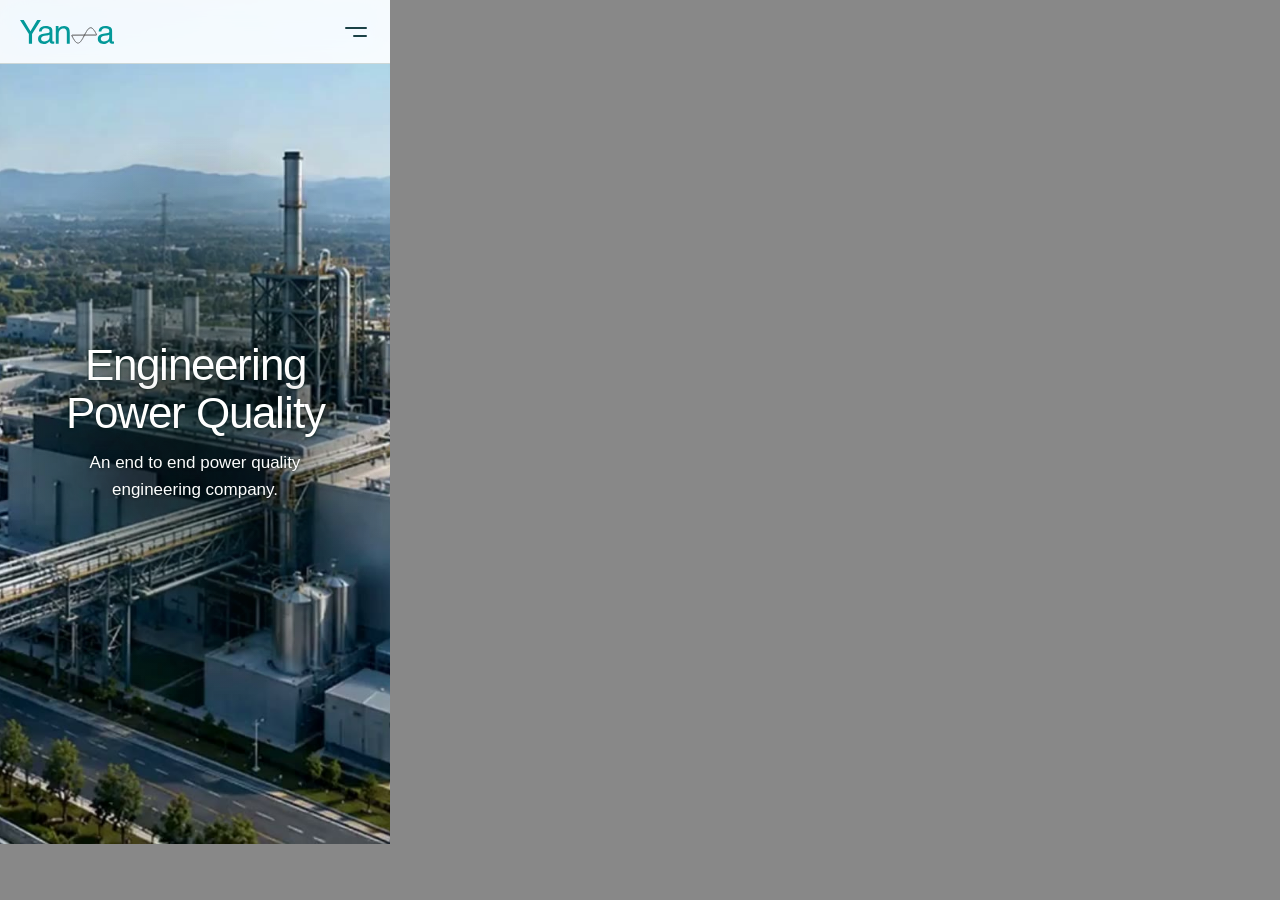
<file: docs/rework/tools/frame.html>
<!DOCTYPE html>
<html lang="en"><head><meta charset="UTF-8"><meta name="robots" content="noindex">
<title>frame</title>
<style>html,body{margin:0;background:#888}iframe{display:block;border:0;background:#fff}</style></head>
<body><script>
// frame.html?src=/x.html&w=390&h=844 : one unscaled iframe of that size (phone looks)
var q = new URLSearchParams(location.search), f = document.createElement('iframe');
f.src = q.get('src') || '/index.html'; f.width = q.get('w') || 390; f.height = q.get('h') || 844;
document.body.appendChild(f);
</script></body></html>
</file>
<file: css/style.css>
/* =========================================================
   Yansa — site stylesheet

   1. Tokens          colour, layout and type-scale variables
   2. Base            fonts, reset, element defaults, utilities
   3. Typography      the single source of font-size
   4. Buttons
   5. Layout          navbar, section shell, inner-page heroes
   6. Home            hero, diagnosis, symptoms, quote, why
   7. Solutions       load explorer, problems, solution rows, inaction, results
   8. About           hero decor, statement, measure, values, industries, FAQ
   9. YanQ
   10. Contact
   11. Footer
   12. Dialogs & forms
   13. Motion         scroll reveal and icon animations
   ========================================================= */


/* =========================================================
   1. TOKENS
   ========================================================= */
:root {
  /* Brand */
  --orange: #ff8c40;
  --orange-edge: #f57f2e;
  /* Highlighted words use this green, the "Our Values" colour; orange stays
     for buttons, icons and graphic accents (client rule, 11 Oct) */
  --highlight: #039999;
  --teal: #34b6af;
  --teal-edge: #2aa39c;
  --teal-deep: #006a65;
  --teal-brand: #007f7f;
  --teal-mid: #039999;
  --cyan: #4cc8c0;          /* the YanQ name: light cyan, never orange */
  --petrol: #1a4146;
  --petrol-bright: #167777;

  /* Text */
  --ink: #1a1c16;
  --text: #3d4948;
  --text-on-dark: #f1f1e6;
  --mist: #a9d1d7;

  /* Surfaces and lines */
  --cream: #fafaef;
  --ivory: #fdfbf3;
  --ivory-card: #fffefa;
  --line: #bcc9c7;

  /* Layout */
  --gutter: 10%;
  --nav-height: 89px;
  --inner-hero-height: calc(100vh - var(--nav-height));
  --section-pad-y: 120px;
  --header-gap: 48px;

  /* Home hero scroll animation */
  --hero-runway: 90vh;
  --hero-stage-h: calc(100vh - var(--nav-height));
  --hero-frame-w: 762px;

  /* Type scale (see section 3) */
  --fs-scale: 1;
  --fs-display: 84px;
  --fs-numeral: 76px;
  --fs-h1: 52px;
  --fs-h2: 42px;
  --fs-statement: 34px;
  --fs-h3: 30px;
  --fs-h4: 24px;
  --fs-copy-lg: 20px;
  --fs-lead: 19px;
  --fs-body: 17px;
  --fs-small: 15px;
  --fs-label: 14px;
}

/* Mobile browsers resize 100vh as the address bar shows and hides;
   svh is the stable small-viewport height. */
@supports (height: 100svh) {
  :root {
    --inner-hero-height: calc(100svh - var(--nav-height));
  }
}

@media (max-width: 900px) {
  :root {
    --gutter: 32px;
    --nav-height: 65px;
    --section-pad-y: 88px;
  }
}

@media (max-width: 560px) {
  :root {
    --gutter: 20px;
    --section-pad-y: 64px;
    --header-gap: 32px;
  }
}

@media (max-width: 1100px) {
  :root {
    --fs-display: 64px;
    --fs-numeral: 60px;
    --fs-h1: 44px;
    --fs-h2: 36px;
    --fs-statement: 29px;
    --fs-h3: 26px;
    --fs-h4: 22px;
    --fs-copy-lg: 19px;
  }
}

@media (max-width: 820px) {
  :root {
    --fs-display: 46px;
    --fs-numeral: 48px;
    --fs-h1: 34px;
    --fs-h2: 29px;
    --fs-statement: 23px;
    --fs-h3: 22px;
    --fs-h4: 20px;
    --fs-copy-lg: 18px;
    --fs-lead: 17px;
  }
}

@media (max-width: 560px) {
  :root {
    --fs-display: 36px;
    --fs-numeral: 40px;
    --fs-h1: 29px;
    --fs-h2: 25px;
    --fs-statement: 20px;
    --fs-h3: 20px;
    --fs-h4: 18px;
    --fs-copy-lg: 17px;
    --fs-lead: 16px;
    --fs-body: 16px;
  }
}


/* =========================================================
   2. BASE
   ========================================================= */
@font-face {
  font-family: 'Liberation Sans';
  src: url('../fonts/LiberationSans-Regular.woff2') format('woff2');
  font-weight: 400;
  font-style: normal;
  font-display: swap;
}

@font-face {
  font-family: 'Liberation Sans';
  src: url('../fonts/LiberationSans-Bold.woff2') format('woff2');
  font-weight: 700;
  font-style: normal;
  font-display: swap;
}

* {
  margin: 0;
  padding: 0;
  box-sizing: border-box;
}

html {
  scroll-behavior: smooth;
}

body {
  font-family: Arial, Helvetica, sans-serif;
  color: #151515;
  background: var(--ivory);
  line-height: 1.4;
}

h1, h2, h3, h4, h5, h6 {
  font-family: 'Liberation Sans', Arial, Helvetica, sans-serif;
  font-weight: 400;
}

/* height:auto lets the width/height attributes reserve the right space
   without fixing the rendered height */
img {
  display: block;
  max-width: 100%;
  height: auto;
}

a {
  text-decoration: none;
  color: inherit;
}

ul {
  list-style: none;
}

/* Must beat section rules that set display */
[hidden] {
  display: none !important;
}

.sr-only {
  position: absolute;
  width: 1px;
  height: 1px;
  padding: 0;
  margin: -1px;
  overflow: hidden;
  clip: rect(0 0 0 0);
  white-space: nowrap;
  border: 0;
}

.accent {
  color: var(--highlight, #039999);
}

.accent-gradient {
  background: linear-gradient(90deg, var(--teal-mid), #9e9e9e);
  -webkit-background-clip: text;
  background-clip: text;
  color: transparent;
}

/* Keeps an in-page target clear of the sticky navbar */
#contact-form,
#faq {
  scroll-margin-top: 110px;
}


/* =========================================================
   3. TYPOGRAPHY
   Every font-size on the site comes from here. Tiers are
   multiplied by --fs-scale where they are used rather than
   where they are declared, so a section can set --fs-scale
   and resize all of its type at once (see the About page).

   Display 84 · H1 52 · H2 42 · Statement 34 · H3 30 · H4 24
   Lead 19 · Body 17 · Small 15 · Label 14
   ========================================================= */

/* Display — the oversized statement opening Home and YanQ */
.yanq-hero-intro .header-placeholder__overlay h1,
.pqs-hero h1,
.diagnosis h2,
.yanq-hero h2 {
  font-size: calc(var(--fs-display) * var(--fs-scale, 1));
  line-height: 1.05;
  letter-spacing: -2px;
}

/* Numeral — the outsized figure in a stat */
.pqs-stat__num {
  font-size: calc(var(--fs-numeral) * var(--fs-scale, 1));
  line-height: 1;
  letter-spacing: -2px;
}

/* H1 — page hero titles, and the two YanQ section headings */
.legal h1,
.hero__heading h1,
.header-placeholder__overlay h1,
.yanq-works h2,
.yanq-delivers h2 {
  font-size: calc(var(--fs-h1) * var(--fs-scale, 1));
  line-height: 1.15;
  letter-spacing: -1px;
}

/* H2 — section headings, including the footer call to action */
.offered h2,
.pqs-intro h2,
.pq-entry h2,
.hero__desc h2,
.diagnosis__eyebrow,
.yanq-hero__label,
.symptoms__header h2,
.why__header h2,
.contact-form-col h2,
.about-measure h2,
.industries h2,
.faq__header h2,
.loads-x h2,
.solutions-row h2,
.problems h2,
.inaction h2,
.results h2,
.svc-flow h2,
.footer__cta h2 {
  font-size: calc(var(--fs-h2) * var(--fs-scale, 1));
  line-height: 1.2;
  letter-spacing: -0.5px;
}

/* Statement — pull quotes and standalone claims */
.quote p,
.about-statement p {
  font-size: calc(var(--fs-statement) * var(--fs-scale, 1));
  line-height: 1.4;
  letter-spacing: -0.3px;
}

/* H3 — sub-section headings and figure labels */
.svc-block__name,
.pqs-next h2,
.deliver-stat h3 {
  font-size: calc(var(--fs-h3) * var(--fs-scale, 1));
  line-height: 1.25;
  letter-spacing: -0.3px;
}

/* H4 — card titles */
.legal h2,
.solution-card:not(.solution-card--photo) .solution-card__name,
.offered-col h3,
.industry-panel__title,
.glimpse h3,
.why-card h3,
.symptom-card__title,
.inaction-card__row h3,
.results__title,
.problem-card__text h3,
.loads-x__item h3,
.faq__question,
.svc-step__word,
.yanq-step h3 {
  font-size: calc(var(--fs-h4) * var(--fs-scale, 1));
  line-height: 1.3;
  letter-spacing: -0.2px;
}

/* The rotating statement's copy, a step above a normal lead */
.about-measure p {
  font-size: calc(var(--fs-copy-lg) * var(--fs-scale, 1));
  line-height: 1.5;
}

/* Lead — the paragraph that introduces a section */
.yanq-expect__title,
.offered__inner > p,
.pq-entry__lead,
.pqs-lead,
.hero__desc p,
.hero__heading p,
.header-placeholder__overlay p,
.nav-menu__feature-title,
.diagnosis__body,
.symptoms__header p,
.why__header p,
.contact-form-col__sub,
.yanq-works__lead,
.yanq-hero__body,
.pqs-next p,
.solutions-row__inner > p,
.svc-block__text,
.inaction__inner > p,
.results__inner > p,
.results__plus,
.industries > p,
.faq__header p,
.footer__cta p {
  font-size: calc(var(--fs-lead) * var(--fs-scale, 1));
  line-height: 1.6;
}

/* Body — running copy, navigation, controls */
.legal p,
.legal li,
.contact-map__open,
.offered-col a,
.svc-more,
.svc-detail__list li,
.btn,
.diagnosis__team,
.symptoms__more,
.why-card__go,
.navbar__links a,
.nav-menu__title,
.why-card p,
.symptom-card__detail p,
.deliver-stat p,
.glimpse__go,
.loads-x__load,
.loads-x__item > p,
.loads-x__links a,
.loads-x__note,
.industry-tab,
.industry-panel li,
.industry-cell,
.faq__answer,
.results__desc,
.solution-card__label .plus,
.form-field input,
.form-field textarea,
.form-field select,
.footer__brand p,
.footer__col a {
  font-size: calc(var(--fs-body) * var(--fs-scale, 1));
  line-height: 1.6;
}

/* Small — dense copy inside compact cards */
.offered-col__sub,
.yanq-step__tag,
.loads-x__chips li,
.loads-x__seen,
.glimpse p,
.problem-card__text p,
.inaction-card p,
.svc-step__line,
.pqs-stat__label,
.nav-menu__desc,
.nav-menu__feature-line,
.yanq-expect__list p,
.footer__legal small,
.footer__legal-links a,
.svc-ask,
.solution-card__label {
  font-size: calc(var(--fs-small) * var(--fs-scale, 1));
  line-height: 1.55;
}

/* Label — eyebrows, tags, counters, form labels */
.pq-entry__eyebrow,
.nav-menu__eyebrow,
.pqs-eyebrow,
.glimpse__tag,
.loads-x__head,
.loads-x__num,
.loads-x__seen span,
.problem-card__num,
.pqs-pills a,
.pqs-marquee li,
.yanq-step__num,
.svc-block__label,
.svc-step__num,
.deliver-stat__num,
.inaction-card__tag,
.results__num,
.faq__num,
.yanq-expect__label,
.footer__label,
.form-field label {
  font-size: calc(var(--fs-label) * var(--fs-scale, 1));
  line-height: 1.4;
}


/* Navbar fit: with six items on one line, the bar steps down a tier
   between laptop and tablet widths (hamburger menu starts at 768px) */
@media (min-width: 769px) and (max-width: 1100px) {
  .nav-menu__feature-title {
    font-size: calc(var(--fs-body) * var(--fs-scale, 1));
  }

  .navbar__links > a,
  .navbar__links .nav-item__link,
  .navbar__cta {
    font-size: calc(var(--fs-small) * var(--fs-scale, 1));
  }
}

@media (min-width: 769px) and (max-width: 900px) {
  .navbar__links > a,
  .navbar__links .nav-item__link,
  .navbar__cta {
    font-size: calc(var(--fs-label) * var(--fs-scale, 1));
  }
}

/* =========================================================
   4. BUTTONS
   Raised inset highlight and a tinted shadow; lifts on hover,
   presses in on :active.
   ========================================================= */
.btn {
  position: relative;
  display: inline-flex;
  align-items: center;
  justify-content: center;
  gap: 8px;
  padding: 14px 32px;
  border-radius: 8px;
  border: 1px solid transparent;
  font-weight: 400;
  white-space: nowrap;
  cursor: pointer;
  outline: none;
  transition: box-shadow 0.18s ease, background-color 0.18s ease,
    border-color 0.18s ease, transform 0.08s ease;
}

/* Inner hairline just inside the border */
.btn::before {
  content: "";
  position: absolute;
  inset: 0;
  border-radius: 7px;
  pointer-events: none;
}

.btn:focus-visible {
  outline: 2px solid var(--teal);
  outline-offset: 2px;
}

.btn:disabled,
.btn[aria-disabled="true"] {
  pointer-events: none;
  opacity: 0.64;
}

/* Solid orange */
.btn--orange {
  background: var(--orange);
  border-color: var(--orange-edge);
  color: #ffffff;
  box-shadow: inset 0 1px 0 rgba(255, 255, 255, 0.3),
    0 2px 5px rgba(196, 92, 20, 0.32);
}

.btn--orange:hover {
  background: #ff9855;
  border-color: var(--orange-edge);
  box-shadow: inset 0 1px 0 rgba(255, 255, 255, 0.38),
    0 6px 16px rgba(196, 92, 20, 0.4);
  transform: translateY(-2px);
}

.btn--orange:active {
  background: #ef7c2c;
  box-shadow: inset 0 3px 7px rgba(120, 52, 6, 0.4);
  transform: translateY(1px);
}

/* Outline teal */
.btn--outline-teal {
  background: transparent;
  color: var(--petrol);
  border-color: var(--teal);
  box-shadow: 0 2px 4px rgba(26, 65, 70, 0.1);
}

.btn--outline-teal::before {
  box-shadow: inset 0 -1px 0 rgba(0, 0, 0, 0.06);
}

.btn--outline-teal:hover {
  background: rgba(52, 182, 175, 0.12);
  border-color: var(--teal-edge);
  box-shadow: 0 6px 14px rgba(26, 65, 70, 0.16);
  transform: translateY(-2px);
}

.btn--outline-teal:active {
  background: rgba(52, 182, 175, 0.2);
  box-shadow: inset 0 3px 6px rgba(26, 65, 70, 0.18);
  transform: translateY(1px);
}

/* Outline orange */
.btn--outline-orange {
  background: transparent;
  color: var(--orange);
  border-color: var(--orange);
  box-shadow: 0 2px 4px rgba(0, 0, 0, 0.12);
}

.btn--outline-orange::before {
  box-shadow: inset 0 -1px 0 rgba(0, 0, 0, 0.06);
}

.btn--outline-orange:hover {
  background: rgba(255, 140, 64, 0.16);
  box-shadow: 0 6px 14px rgba(0, 0, 0, 0.2);
  transform: translateY(-2px);
}

.btn--outline-orange:active {
  background: rgba(255, 140, 64, 0.24);
  box-shadow: inset 0 3px 6px rgba(0, 0, 0, 0.22);
  transform: translateY(1px);
}


/* =========================================================
   5. LAYOUT
   ========================================================= */

/* ---------- Navbar ---------- */
.navbar {
  background: #ffffff;
  border-bottom: 1px solid var(--line);
  position: sticky;
  top: 0;
  z-index: 100;
  padding: 0 var(--gutter);
  transition: transform 0.35s cubic-bezier(0.2, 0.8, 0.2, 1);
}

/* Slides away on the way down the page (initNavAutoHide). It keeps its space,
   so the page does not shift; keyboard focus inside it always brings it back. */
.navbar.is-hidden {
  transform: translateY(-100%);
}

.navbar.is-hidden:focus-within {
  transform: none;
}

@media (prefers-reduced-motion: reduce) {
  .navbar {
    transition: none;
  }
}

/* Same inner column as the sections, so the logo and CTA line up with the
   content underneath them. */
.navbar__inner {
  max-width: 1152px;
  width: 100%;
  margin: 0 auto;
  height: calc(var(--nav-height) - 1px); /* the border is the last pixel */
  display: flex;
  align-items: center;
  justify-content: space-between;
  gap: 48px;
}

.navbar__logo img {
  height: 26px;
  width: auto;
}

/* One line at every width above the phone menu. The links box spans the
   bar's height, so a drop-down opens flush under the bar and the pointer
   never leaves the item on its way down. */
.navbar__links {
  position: relative;
  display: flex;
  align-items: center;
  align-self: stretch;
  gap: 40px;
  flex-wrap: nowrap;
  white-space: nowrap;
}

.navbar__links a {
  color: var(--text);
  transition: color 0.25s ease;
}

.navbar__links a.is-active,
.navbar__links a:hover,
.navbar__links a:focus-visible {
  color: var(--teal-deep);
}

/* Drop-down item: label link, chevron button, panel */
.nav-item {
  position: relative;
  display: flex;
  align-items: center;
  align-self: stretch;
}

.nav-item__chev {
  display: inline-flex;
  align-items: center;
  justify-content: center;
  width: 24px;
  height: 32px;
  margin-left: 2px;
  padding: 0;
  border: 0;
  background: none;
  color: var(--text);
  cursor: pointer;
  transition: color 0.25s ease;
}

.nav-item__chev svg {
  display: block;
  transition: transform 0.18s ease;
}

.nav-item.is-open .nav-item__chev,
.nav-item__chev:hover,
.nav-item__chev:focus-visible,
.nav-item__link.is-active + .nav-item__chev {
  color: var(--teal-deep);
}

.nav-item.is-open .nav-item__chev svg {
  transform: rotate(180deg);
}

.nav-item__chev:focus-visible {
  outline: 2px solid var(--teal);
  outline-offset: 0;
  border-radius: 6px;
}

/* Panel: two zones (a list of rows and one featured tile) on an ivory card.
   It floats ~10px under the bar with a caret on its top edge pointing at the
   trigger; the script sets --menu-x (the shift that keeps it inside the
   window) and --caret-x (where the caret sits). A transparent ::before
   bridges the gap, so the pointer never leaves the item on its way down. */
.nav-menu {
  --menu-x: -16px;
  --caret-x: 40px;
  position: absolute;
  top: calc(100% + 10px);
  left: var(--menu-x);
  z-index: 5;
  width: 588px;
  padding: 8px;
  display: flex;
  gap: 8px;
  background: var(--ivory-card);
  border: 1px solid var(--line);
  border-radius: 12px;
  box-shadow: 0 24px 48px rgba(26, 65, 70, 0.14), 0 2px 6px rgba(26, 65, 70, 0.06);
  opacity: 0;
  visibility: hidden;
  transform: translateY(8px) scale(0.98);
  transform-origin: var(--caret-x) 0;
  transition: opacity 0.14s ease, transform 0.14s ease, visibility 0s linear 0.14s;
}

.nav-menu::before {
  content: "";
  position: absolute;
  left: 0;
  right: 0;
  top: -18px;
  height: 18px;
}

.nav-menu::after {
  content: "";
  position: absolute;
  top: -7px;
  left: calc(var(--caret-x) - 6px);
  width: 12px;
  height: 12px;
  background: var(--ivory-card);
  border-top: 1px solid var(--line);
  border-left: 1px solid var(--line);
  border-top-left-radius: 3px;
  transform: rotate(45deg);
}

.nav-item.is-open .nav-menu {
  opacity: 1;
  visibility: visible;
  transform: none;
  transition: opacity 0.2s cubic-bezier(0.2, 0.7, 0.2, 1), transform 0.2s cubic-bezier(0.2, 0.7, 0.2, 1), visibility 0s;
}

/* Rows and tile rise in 30ms apart; closing drops the stagger */
.nav-menu .nav-menu__list a,
.nav-menu .nav-menu__feature {
  opacity: 0;
  transform: translateY(4px);
  transition: opacity 0.14s ease, transform 0.14s ease;
}

.nav-item.is-open .nav-menu .nav-menu__list a,
.nav-item.is-open .nav-menu .nav-menu__feature {
  opacity: 1;
  transform: none;
  transition: opacity 0.2s cubic-bezier(0.2, 0.7, 0.2, 1) calc(var(--k, 0) * 30ms),
    transform 0.2s cubic-bezier(0.2, 0.7, 0.2, 1) calc(var(--k, 0) * 30ms);
}

.nav-menu__list a:nth-of-type(1) { --k: 1; }
.nav-menu__list a:nth-of-type(2) { --k: 2; }
.nav-menu__list a:nth-of-type(3) { --k: 3; }
.nav-menu__feature { --k: 2; }

/* Left zone: the rows, with one highlight that slides between them. The
   script sets its translateY and --glow-h (height jumps, never animates). */
.nav-menu__list {
  position: relative;
  flex: 1 1 auto;
  min-width: 0;
  display: flex;
  flex-direction: column;
}

.nav-menu__glow {
  position: absolute;
  top: 0;
  left: 0;
  right: 0;
  height: var(--glow-h, 0px);
  border-radius: 8px;
  background: var(--cream);
  opacity: 0;
  pointer-events: none;
  transition: transform 0.22s cubic-bezier(0.2, 0.7, 0.2, 1), opacity 0.22s cubic-bezier(0.2, 0.7, 0.2, 1);
}

.nav-menu__glow.is-on {
  opacity: 1;
}

.nav-menu__glow.is-jump {
  transition: opacity 0.22s cubic-bezier(0.2, 0.7, 0.2, 1);
}

.nav-menu .nav-menu__list a {
  position: relative;
  display: flex;
  align-items: center;
  gap: 12px;
  padding: 12px;
  border-radius: 8px;
  color: var(--ink);
  white-space: normal;
}

.nav-menu__icon {
  flex: 0 0 40px;
  display: inline-flex;
  align-items: center;
  justify-content: center;
  width: 40px;
  height: 40px;
  border-radius: 8px;
  background: rgba(52, 182, 175, 0.12);
  color: var(--teal-deep);
  transition: background-color 0.2s ease, color 0.2s ease;
}

.nav-menu__icon svg {
  display: block;
}

.nav-menu__text {
  flex: 1 1 auto;
  min-width: 0;
  padding-right: 18px;
  display: flex;
  flex-direction: column;
  gap: 2px;
}

.nav-menu__title {
  color: var(--ink);
}

.nav-menu__desc {
  text-wrap: pretty;
  min-height: 2lh;   /* both menus' rows share one height, so the panels match */
  color: var(--text);
}

.nav-menu .nav-menu__list a .nav-menu__go {
  position: absolute;
  right: 12px;
  top: 50%;
  margin-top: -8px;
  color: var(--teal-deep);
  opacity: 0;
  transition: opacity 0.2s ease, transform 0.2s ease;
}

.nav-menu .nav-menu__list a:hover .nav-menu__icon,
.nav-menu .nav-menu__list a:focus-visible .nav-menu__icon,
.nav-menu .nav-menu__list a[aria-current="page"] .nav-menu__icon {
  background: var(--teal-deep);
  color: var(--ivory-card);
}

.nav-menu .nav-menu__list a:hover .nav-menu__go,
.nav-menu .nav-menu__list a:focus-visible .nav-menu__go {
  opacity: 1;
  transform: translateX(3px);
}

.nav-menu .nav-menu__list a[aria-current="page"] .nav-menu__title {
  color: var(--teal-deep);
}

.nav-menu a:focus-visible {
  outline: 2px solid var(--teal);
  outline-offset: -2px;
}

/* Right zone: one photo tile in the petrol overlay language of the heroes */
.nav-menu .nav-menu__feature {
  position: relative;
  flex: 0 0 220px;
  display: flex;
  flex-direction: column;
  justify-content: flex-end;
  overflow: hidden;
  border-radius: 8px;
  background: var(--petrol);
  color: var(--text-on-dark);
  white-space: normal;
}

.nav-menu__feature img {
  position: absolute;
  inset: 0;
  width: 100%;
  height: 100%;
  object-fit: cover;
  transition: transform 0.4s ease;
}

.nav-menu__feature:hover img,
.nav-menu__feature:focus-visible img {
  transform: scale(1.04);
}

.nav-menu__feature::before {
  content: "";
  position: absolute;
  inset: 0;
  z-index: 1;
  background: linear-gradient(
    to top,
    color-mix(in srgb, var(--petrol) 98%, transparent) 0%,
    color-mix(in srgb, var(--petrol) 92%, transparent) 58%,
    color-mix(in srgb, var(--petrol) 0%, transparent) 100%
  );
}

.nav-menu__feature-body {
  position: relative;
  z-index: 2;
  display: flex;
  flex-direction: column;
  gap: 6px;
  padding: 16px;
}

.nav-menu__eyebrow {
  color: var(--text-on-dark);
  opacity: 0.75;
}

.nav-menu__feature-title,
.nav-menu__feature-line {
  color: var(--text-on-dark);
}

.nav-menu__feature-go {
  display: inline-block;
  margin-left: 4px;
  vertical-align: -3px;
  color: var(--text-on-dark);
  transition: transform 0.2s ease;
}

.nav-menu__feature:hover .nav-menu__feature-go,
.nav-menu__feature:focus-visible .nav-menu__feature-go {
  transform: translateX(3px);
}

/* Tablet: the tile narrows so the panel clears the window edges */
@media (max-width: 1000px) {
  .nav-menu {
    width: 520px;
  }

  .nav-menu .nav-menu__feature {
    flex-basis: 170px;
  }
}

@media (prefers-reduced-motion: reduce) {
  .nav-menu,
  .nav-item.is-open .nav-menu,
  .nav-menu .nav-menu__list a,
  .nav-item.is-open .nav-menu .nav-menu__list a,
  .nav-menu .nav-menu__feature,
  .nav-item.is-open .nav-menu .nav-menu__feature,
  .nav-menu__glow,
  .nav-menu__feature img,
  .nav-menu__feature-go,
  .nav-menu .nav-menu__list a .nav-menu__go,
  .nav-item__chev svg {
    transition: none;
  }

  .nav-menu,
  .nav-menu .nav-menu__list a,
  .nav-menu .nav-menu__feature,
  .nav-menu__feature:hover img,
  .nav-menu__feature:focus-visible img,
  .nav-menu__feature:hover .nav-menu__feature-go,
  .nav-menu__feature:focus-visible .nav-menu__feature-go,
  .nav-menu .nav-menu__list a:hover .nav-menu__go,
  .nav-menu .nav-menu__list a:focus-visible .nav-menu__go {
    transform: none;
  }

  .nav-menu .nav-menu__list a,
  .nav-menu .nav-menu__feature {
    opacity: 1;
  }
}

/* Sliding underline; the script sets its width and position */
.navbar__indicator {
  position: absolute;
  top: 0;
  left: 0;
  width: 0;
  height: 2px;
  border-radius: 2px;
  background: var(--teal-brand);
  opacity: 0;
  pointer-events: none;
  transition:
    transform 0.4s cubic-bezier(0.4, 0, 0.2, 1),
    width 0.4s cubic-bezier(0.4, 0, 0.2, 1),
    opacity 0.25s ease;
}

.navbar__cta {
  padding: 12px 24px;
}

@media (prefers-reduced-motion: reduce) {
  .navbar__indicator {
    transition: opacity 0.25s ease;
  }
}

/* Menu button: three bars that fold into a cross when open. Only shown
   below 900px, where the links move into a drop-down panel. */
.navbar__toggle {
  display: none;
  position: relative;
  width: 44px;
  height: 44px;
  flex-shrink: 0;
  margin-right: -10px; /* optical: aligns the bars, not the tap area, to the gutter */
  border: 0;
  background: none;
  color: var(--petrol);
  cursor: pointer;
}

.navbar__toggle-bar,
.navbar__toggle-bar::before,
.navbar__toggle-bar::after {
  position: absolute;
  left: 11px;
  width: 22px;
  height: 2px;
  border-radius: 1px;
  background: currentColor;
  transition: transform 0.3s cubic-bezier(0.4, 0, 0.2, 1), opacity 0.2s ease;
}

.navbar__toggle-bar {
  top: 21px;
}

.navbar__toggle-bar::before,
.navbar__toggle-bar::after {
  content: "";
  left: 0;
}

.navbar__toggle-bar::before {
  transform: translateY(-7px);
}

.navbar__toggle-bar::after {
  transform: translateY(7px);
}

.navbar.is-open .navbar__toggle-bar {
  background: transparent;
}

.navbar.is-open .navbar__toggle-bar::before {
  transform: rotate(45deg);
}

.navbar.is-open .navbar__toggle-bar::after {
  transform: rotate(-45deg);
}

.navbar__toggle:focus-visible {
  outline: 2px solid var(--teal);
  outline-offset: 2px;
  border-radius: 6px;
}

/* Fitting six items, the chevrons and the CTA on one line: gaps, then the
   bar's side padding, tighten as the window narrows (type steps down a tier
   in section 3). Below 769px the phone menu takes over. */
@media (max-width: 1360px) {
  .navbar__inner {
    gap: 32px;
  }

  .navbar__links {
    gap: 28px;
  }
}

@media (max-width: 1100px) {
  .navbar {
    padding: 0 32px;
  }

  .navbar__inner {
    gap: 20px;
  }

  .navbar__links {
    gap: 18px;
  }

  .navbar__cta {
    padding: 12px 18px;
  }
}

@media (max-width: 1000px) {
  .navbar {
    padding: 0 24px;
  }

  .navbar__inner {
    gap: 16px;
  }

  .navbar__links {
    gap: 14px;
  }

  .nav-item__chev {
    width: 20px;
    margin-left: 0;
  }

  .navbar__cta {
    padding: 10px 14px;
  }
}

@media (max-width: 900px) {
  .navbar {
    padding: 0 20px;
  }

  .navbar__inner {
    gap: 12px;
  }

  .navbar__links {
    gap: 10px;
  }

  .navbar__logo img {
    height: 24px;
  }

  .nav-item__chev {
    width: 16px;
  }

  .navbar__cta {
    padding: 9px 12px;
  }
}

/* Fallback phone menu (js/m/base.js and css/m/base.css replace it): a
   plain drop-down panel with the children listed under their parent */
@media (max-width: 768px) {
  .navbar__inner {
    gap: 12px;
  }

  .navbar__cta {
    margin-left: auto;
    padding: 10px 18px;
  }

  .navbar__toggle {
    display: block;
  }

  .navbar__links {
    display: none;
    position: absolute;
    top: 100%;
    left: 0;
    right: 0;
    align-items: stretch;
    flex-direction: column;
    flex-wrap: nowrap;
    gap: 0;
    padding: 8px var(--gutter) 20px;
    background: #ffffff;
    border-bottom: 1px solid var(--line);
    box-shadow: 0 16px 32px rgba(26, 65, 70, 0.12);
  }

  .navbar.is-open .navbar__links {
    display: flex;
  }

  .navbar__links a {
    padding: 14px 0;
    border-bottom: 1px solid rgba(188, 201, 199, 0.5);
  }

  .navbar__links > a:last-of-type {
    border-bottom: 0;
  }

  .nav-item {
    display: block;
  }

  .nav-item__chev {
    display: none;
  }

  .nav-menu {
    position: static;
    display: block;
    width: auto;
    padding: 0 0 0 16px;
    border: 0;
    border-radius: 0;
    box-shadow: none;
    background: none;
    opacity: 1;
    visibility: visible;
    transform: none;
    transition: none;
  }

  .nav-menu::before,
  .nav-menu::after,
  .nav-menu__glow,
  .nav-menu__icon,
  .nav-menu__desc,
  .nav-menu .nav-menu__go,
  .nav-menu__feature {
    display: none;
  }

  .nav-menu__list {
    display: block;
  }

  .nav-menu .nav-menu__list a {
    display: block;
    padding: 12px 0;
    border-radius: 0;
    opacity: 1;
    transform: none;
    transition: none;
  }

  .nav-menu__text {
    display: inline;
    padding: 0;
  }

  .navbar__indicator {
    display: none;
  }
}

/* The call to action lives in every footer too, so the smallest phones
   drop it from the bar rather than crowd the menu button. */
@media (max-width: 359px) {
  .navbar__cta {
    display: none;
  }

  .navbar__toggle {
    margin-left: auto;
  }
}

/* ---------- Section shell ----------
   Sections centre their content vertically. The min-height is tiered by how
   much each one carries, so a short section never sits in a screen of empty
   space; it is a minimum, so anything taller still grows. */
.diagnosis,
.symptoms,
.quote,
.why,
.contact-hero,
.contact-body,
.yanq-hero-intro,
.yanq-hero,
.yanq-delivers,
.about-hero,
.about-statement,
.about-measure,
.industries,
.faq,
.solution-hero,
.inaction,
.results {
  display: flex;
  flex-direction: column;
  justify-content: center;
}

/* Full screen: large display statements. (Home's Diagnosis, Symptoms and
   Why Yansa sit at their content height with the normal section padding.) */
.yanq-hero {
  min-height: 100vh;
}

/* Content sections: card grids, forms, lists */
.contact-body,
.inaction,
.results,
.faq,
.industries {
  min-height: 80vh;
}

/* Short statements and interstitials */
.about-statement,
.about-measure {
  min-height: 60vh;
}

/* On tablets and phones a section is as tall as its content: a screen-high
   minimum there is mostly empty space around a narrow column. */
@media (max-width: 900px) {
  .diagnosis,
  .yanq-hero,
  .symptoms,
  .why,
  .contact-body,
  .inaction,
  .results,
  .faq,
  .industries,
  .about-statement,
  .about-measure {
    min-height: 0;
  }
}

/* One vertical rhythm on phones, whatever each section uses on desktop */
@media (max-width: 560px) {
  .diagnosis,
  .symptoms,
  .quote,
  .why,
  .inaction,
  .results,
  .about-statement,
  .about-measure,
  .industries,
  .yanq-hero,
  .yanq-delivers,
  .contact-body {
    padding-top: var(--section-pad-y);
    padding-bottom: var(--section-pad-y);
  }

  .faq {
    padding-top: 24px;
    padding-bottom: var(--section-pad-y);
  }
}

/* Centred content columns. width:100% is required: inside a flex-column
   section an auto-margined item would otherwise shrink to its content, and
   every section would land on a different left edge. */
.diagnosis__content,
.symptoms__header,
.symptoms__grid,
.quote__inner,
.why__header,
.why__grid,
.contact-body__inner,
.yanq-hero__inner,
.yanq-delivers__grid,
.industry-tabs,
.faq__inner,
.problems__stack,
.solutions-row__inner,
.inaction__inner,
.results__inner,
.footer__cta,
.footer__bottom {
  width: 100%;
}

/* ---------- Inner-page hero ----------
   About, Solutions, YanQ and Contact open on a full-bleed photo with the
   heading centred over it. */
.contact-hero,
.yanq-hero-intro,
.about-hero,
.solution-hero,
.services-hero {
  position: relative;
  overflow: hidden;
  min-height: var(--inner-hero-height);
  background: var(--ivory);
  text-align: center;
}

.header-placeholder {
  position: relative;
  width: 100%;
  height: var(--inner-hero-height);
  min-height: var(--inner-hero-height);
  overflow: hidden;
  background: #e3e3d8;
  display: flex;
  align-items: center;
  justify-content: center;
}

.header-placeholder img {
  width: 100%;
  height: 100%;
  object-fit: cover;
}

.header-placeholder__overlay {
  position: absolute;
  inset: 0;
  z-index: 2;
  display: flex;
  flex-direction: column;
  align-items: center;
  justify-content: center;
  text-align: center;
  padding: 40px 8%;
}

/* Scrim so the type stays readable over any photo */
.header-placeholder__overlay::before {
  content: "";
  position: absolute;
  inset: 0;
  background:
    radial-gradient(ellipse 46% 30% at 50% 45%, rgba(4, 25, 23, 0.4) 0%, rgba(4, 25, 23, 0) 100%),
    linear-gradient(
      180deg,
      rgba(4, 25, 23, 0.55) 0%,
      rgba(4, 25, 23, 0.35) 50%,
      rgba(4, 25, 23, 0.55) 100%
    );
}

.header-placeholder__overlay > * {
  position: relative;
  z-index: 1;
  max-width: 900px;
}

.header-placeholder__overlay h1 {
  color: #ffffff;
  margin-bottom: 16px;
  font-weight: 600;
  text-shadow: 0 1px 3px rgba(4, 25, 23, 0.7), 0 2px 32px rgba(4, 25, 23, 0.75);
}

.header-placeholder__overlay p {
  color: #ffffff;
  margin: 0 auto;
  text-wrap: balance;
  font-weight: 500;
  text-shadow: 0 1px 3px rgba(4, 25, 23, 0.75), 0 1px 18px rgba(4, 25, 23, 0.7);
}

.contact-hero .header-placeholder__overlay p {
  max-width: 672px;
}

/* Every hero title in regular weight, as on Home */
.header-placeholder__overlay h1 {
  font-weight: 400;
}

/* About title is written "Refining Power" in the markup (screen readers do
   not spell it out) and shown in capitals here */
.about-hero .header-placeholder__overlay h1 {
  text-transform: uppercase;
}

/* Same size on every hero: Home's script shows its title and subline at
   1.5 times the H1 and Lead tiers, so the inner pages match that scale */
@media (min-width: 769px) {
  .about-hero .header-placeholder__overlay,
  .solution-hero .header-placeholder__overlay,
  .services-hero .header-placeholder__overlay,
  .contact-hero .header-placeholder__overlay,
  .yanq-hero-intro .header-placeholder__overlay {
    --fs-scale: 1.5;
  }

  .yanq-hero-intro .header-placeholder__overlay h1 {
    font-size: calc(var(--fs-h1) * var(--fs-scale, 1));
    line-height: 1.15;
    letter-spacing: -1px;
  }

  .header-placeholder__overlay > * {
    max-width: 1100px;
  }
}

/* About, Solution and Contact land their titles where Home's sits: the h1 on the
   middle of the screen (the extra bottom padding equals the navbar above
   the photo), the subline hanging below it, as in the Home hero. */
@media (min-width: 769px) {
  .about-hero .header-placeholder__overlay,
  .solution-hero .header-placeholder__overlay,
  .services-hero .header-placeholder__overlay,
  .contact-hero .header-placeholder__overlay {
    display: grid;
    grid-template-rows: 1fr auto 1fr;
    justify-items: center;
    padding-bottom: calc(40px + var(--nav-height));
  }

  .about-hero .header-placeholder__overlay h1,
  .solution-hero .header-placeholder__overlay h1,
  .services-hero .header-placeholder__overlay h1,
  .contact-hero .header-placeholder__overlay h1 {
    grid-row: 2;
    margin-bottom: 0;
  }

  .about-hero .header-placeholder__overlay p,
  .solution-hero .header-placeholder__overlay p,
  .services-hero .header-placeholder__overlay p,
  .contact-hero .header-placeholder__overlay p {
    grid-row: 3;
    align-self: start;
    margin-top: 16px;
  }
}

@media (max-width: 560px) {
  .header-placeholder__overlay {
    padding: 24px 6%;
  }
}

/* ---------- 404 page ---------- */
.not-found {
  min-height: calc(80vh - var(--nav-height));
  display: flex;
  flex-direction: column;
  align-items: center;
  justify-content: center;
  text-align: center;
  padding: var(--section-pad-y) var(--gutter);
}

.not-found__code {
  color: var(--highlight, #039999);
  font-size: calc(var(--fs-label) * var(--fs-scale, 1));
  letter-spacing: 2.8px;
  margin-bottom: 16px;
}

.not-found h1 {
  color: var(--teal-brand);
  font-size: calc(var(--fs-h2) * var(--fs-scale, 1));
  line-height: 1.2;
  margin-bottom: 16px;
}

.not-found > p:not(.not-found__code) {
  color: var(--text);
  max-width: 560px;
  font-size: calc(var(--fs-lead) * var(--fs-scale, 1));
  line-height: 1.6;
  margin-bottom: 40px;
}

.not-found__links {
  display: flex;
  gap: 16px;
  flex-wrap: wrap;
  justify-content: center;
}


/* =========================================================
   6. HOME
   ========================================================= */

/* ---------- Hero: scroll-driven film reveal ----------
   What is written first IS the settled design: heading, framed media,
   buttons. It stands on its own with no JavaScript, which is also what
   narrow screens and reduced-motion users get.

   The script opts into the animation with .is-scrolly, which pins the stage
   and lifts the media out of its frame so it can be driven from full bleed
   back into it. Because the end state is the plain layout, progress 1 always
   lands on the real design. */
.hero {
  position: relative;
  background: var(--ivory);
}

.hero {
  background: var(--cream);
}

.hero__stage {
  position: relative;
}

/* Plain stack: the film with the heading on it, then the description */
.hero__media {
  position: relative;
  height: 72vh;
  min-height: 420px;
  overflow: hidden;
  background: #1a2a2c;
}

.hero__media img,
.hero__media video {
  display: block;
  width: 100%;
  height: 100%;
  object-fit: cover;
}

.hero__heading {
  position: absolute;
  left: 0;
  right: 0;
  top: 0;
  z-index: 2;
  height: 72vh;
  min-height: 420px;
  display: flex;
  flex-direction: column;
  align-items: center;
  justify-content: center;
  padding: 0 var(--gutter);
  text-align: center;
  color: #ffffff;
  /* Legible over the bright still without bringing back the full overlay the
     client removed: a tight edge shadow plus a wide soft halo */
  text-shadow: 0 1px 3px rgba(4, 25, 23, 0.7), 0 2px 32px rgba(4, 25, 23, 0.75);
  /* A soft dark pool behind the words only, so they read over the brightest
     parts of the picture while its edges stay untouched */
  background: radial-gradient(ellipse 52% 34% at 50% 50%, rgba(4, 25, 23, 0.7) 0%, rgba(4, 25, 23, 0.34) 55%, rgba(4, 25, 23, 0) 100%);
}

.hero__heading h1 {
  margin-bottom: 16px;
  font-weight: 400;
}

.hero__heading p {
  font-weight: 500;
}

.hero__float {
  display: none;
}

.hero__desc {
  max-width: 760px;
  margin: 0 auto;
  padding: 64px var(--gutter) 88px;
  text-align: center;
}

.hero__desc h2 {
  color: var(--ink);
  margin-bottom: 16px;
}

.hero__desc p {
  color: #505050;
  margin-bottom: 32px;
}

.hero__ctas {
  display: flex;
  flex-wrap: wrap;
  justify-content: center;
  gap: 24px;
}

/* Animated mode (the script adds .is-scrolly on wide, tall screens). The
   height past the stage is the scroll runway; the script sets every size and
   position below from scroll, so the CSS only holds the resting rules. */
.hero.is-scrolly {
  height: calc(var(--hero-stage-h) + var(--hero-runway));
  /* The scaled heading is wider than the screen: clip the sides only, since
     the still must still reach up over the navbar */
  overflow-x: clip;
}

.hero.is-scrolly .hero__stage {
  position: sticky;
  top: var(--nav-height);
  height: var(--hero-stage-h);
}

/* The film is in front of the photos (they come out from behind it) and
   behind the heading. It reaches up under the navbar so that, once the navbar
   fades, the film is already there and nothing has to move. */
.hero.is-scrolly .hero__media {
  position: absolute;
  z-index: 2;
  left: 0;
  top: 0;
  width: 100%;
  height: 100%;
  min-height: 0;
  will-change: left, top, width, height;
}

/* The heading box covers the whole screen, navbar included, so the title
   sits in the middle of the screen; the script scales it about that centre.
   Three rows keep the h1 itself on the centre line, with the line under it
   hanging below, so About and Solution can land their titles on the same
   point whatever the length of their subline. */
.hero.is-scrolly .hero__heading {
  z-index: 3;
  top: calc(-1 * var(--nav-height));
  height: calc(100% + var(--nav-height));
  min-height: 0;
  display: grid;
  grid-template-rows: 1fr auto 1fr;
  justify-items: center;
  pointer-events: none;
  will-change: transform, opacity;
}

/* The gap moves from under the h1 to over the p, so the margin does not
   pull the title off the centre line */
.hero.is-scrolly .hero__heading h1 {
  grid-row: 2;
  margin-bottom: 0;
}

.hero.is-scrolly .hero__heading p {
  grid-row: 3;
  align-self: start;
  margin-top: 16px;
}

.hero.is-scrolly .hero__float {
  display: block;
  position: absolute;
  left: 0;
  top: 0;
  z-index: 1;
  width: 180px;
  aspect-ratio: 4 / 3;
  overflow: hidden;
  border-radius: 12px;
  box-shadow: 0 14px 34px rgba(26, 65, 70, 0.24);
  will-change: transform, opacity;
}

.hero.is-scrolly .hero__float img {
  display: block;
  width: 100%;
  height: 100%;
  object-fit: cover;
}

.hero.is-scrolly .hero__desc {
  position: absolute;
  left: 50%;
  top: 0;
  z-index: 4;
  width: min(820px, 90%);
  margin: 0;
  padding: 0;
  opacity: 0;
  will-change: transform, opacity;
}

@media (max-width: 768px) {
  .hero__desc {
    padding: 48px var(--gutter) 64px;
  }
}

/* ---------- Diagnosis ---------- */
.diagnosis {
  background: var(--petrol-bright);
  position: relative;
  overflow: hidden;
  padding: var(--section-pad-y) var(--gutter);
}

.diagnosis__wave {
  position: absolute;
  right: -120px;
  top: 40%;
  width: 610px;
  height: auto;
  opacity: 0.9;
  pointer-events: none;
}

.diagnosis__content {
  position: relative;
  max-width: 1152px;
  margin: 0 auto;
  z-index: 1;
}

.diagnosis__content > * {
  max-width: 768px;
}

/* Cyan, matching "What is YanQ" (client request 11 Oct) */
.diagnosis__eyebrow {
  color: var(--cyan);
}

.diagnosis h2 {
  color: #ffffff;
  margin-bottom: 24px;
}

.diagnosis__body {
  color: rgba(241, 241, 230, 0.8);
  max-width: 672px;
  margin-bottom: 16px;
}

/* One quiet line of proof between the paragraph and the button; the cool
   mist tint keeps it a step back from the cream copy above it */
.diagnosis__team {
  color: var(--mist);
  max-width: 672px;
  margin-bottom: 40px;
}

@media (max-width: 900px) {
  .diagnosis {
    padding: var(--section-pad-y) var(--gutter);
  }
}

/* ---------- Symptoms ----------
   The script tilts a card toward the cursor; the grid supplies the
   perspective. The detail copy opens on hover, and on :focus-within for the
   keyboard since the card has no control to click. */
.symptoms {
  background: var(--ivory);
  padding: var(--section-pad-y) var(--gutter);
}

.symptoms__header {
  text-align: center;
  max-width: 1152px;
  margin: 0 auto var(--header-gap);
}

.symptoms__header h2 {
  color: var(--petrol);
  margin-bottom: 16px;
}

.symptoms__header p {
  color: #818181;
}

.symptoms__grid {
  display: grid;
  grid-template-columns: repeat(2, 1fr);
  gap: 28px;
  max-width: 1152px;
  margin: 0 auto;
  perspective: 1000px;
}

.symptom-card {
  position: relative;
  background: var(--petrol);
  border-radius: 9px;
  padding: 32px;
  /* Tall enough for the drawing, the title and the opened copy (three lines)
     with nothing to grow on hover */
  min-height: 316px;
  display: flex;
  flex-direction: column;
  align-items: flex-start;
  justify-content: space-between;
  outline: none;
  transform-style: preserve-3d;
  will-change: transform;
  transition: box-shadow 0.35s ease, border-color 0.35s ease,
    background-color 0.35s ease;
}

.symptom-card:focus-visible {
  outline: 2px solid var(--teal);
  outline-offset: 3px;
}

.symptom-card:hover,
.symptom-card:focus-within {
  background: #1d4a50;
  box-shadow: 0 20px 44px rgba(0, 0, 0, 0.32);
  z-index: 3;
}

.symptom-card__body {
  width: 100%;
}

.symptom-card__title {
  color: var(--text-on-dark);
  padding-top: 18px;
  border-top: 1px solid rgba(255, 255, 255, 0.2);
  transition: transform 0.35s cubic-bezier(0.2, 0.8, 0.2, 1);
}

.symptom-card:hover .symptom-card__title {
  transform: translateX(4px);
}

/* The open max-height stays close to what the copy needs (two lines is
   54px, 110px allows four) so the reveal eases for its whole duration. */
.symptom-card__detail {
  max-height: 0;
  opacity: 0;
  overflow: hidden;
  transform: translateY(-8px);
  transition: max-height 0.62s cubic-bezier(0.4, 0, 0.2, 1),
    opacity 0.45s ease,
    transform 0.62s cubic-bezier(0.4, 0, 0.2, 1),
    margin-top 0.62s cubic-bezier(0.4, 0, 0.2, 1);
}

.symptom-card__detail p {
  color: #9fc2c0;
}

.symptom-card:hover .symptom-card__detail,
.symptom-card:focus-within .symptom-card__detail {
  max-height: 110px;
  opacity: 1;
  transform: translateY(0);
  margin-top: 14px;
  transition-delay: 0.08s;
}

/* Phones stack the cards; tablets keep the two columns of the desktop */
@media (max-width: 768px) {
  .symptoms__grid {
    grid-template-columns: 1fr;
  }
}

/* Narrower columns wrap the opened copy to five lines: keep room for it so
   the card still does not grow on hover */
@media (min-width: 769px) and (max-width: 1100px) {
  .symptom-card {
    min-height: 372px;
  }
}

/* Two columns: room for a two-line title (padding and rule 19px plus two
   lines), so both cards in a row have their dividers on one line */
@media (min-width: 769px) and (max-width: 1279px) {
  .symptom-card__title {
    min-height: calc(19px + 2lh);
  }
}

/* Wide screens: all four cards in one row (the Home stays a short scroll).
   The columns are narrow, so the opened copy wraps to more lines: the detail
   gets more room and the card enough height that it still never grows. */
@media (min-width: 1280px) {
  .symptoms__grid {
    grid-template-columns: repeat(4, 1fr);
    gap: 20px;
  }

  .symptom-card {
    min-height: 464px;
    padding: 28px;
  }

  .symptom-card:hover .symptom-card__detail,
  .symptom-card:focus-within .symptom-card__detail {
    max-height: 220px;
  }

  /* Room for the longest title (three lines here), so every card's divider
     sits on the same line */
  .symptom-card__title {
    min-height: 113px;
  }
}

@media (min-width: 1280px) and (max-width: 1359px) {
  .symptom-card {
    min-height: 520px;
  }
}

/* From 1440 the row runs 64px past the text column on each side, so the cards
   are wide enough for two-line titles and shorter copy: a shorter card. */
@media (min-width: 1440px) {
  .symptoms__grid {
    width: calc(100% + 128px);
    max-width: none;
    margin-left: -64px;
  }

  .symptom-card {
    min-height: 396px;
  }

  /* The longest title wraps to two lines at this width */
  .symptom-card__title {
    min-height: 81px;
  }
}

/* Touch screens have no hover, so the detail is simply shown */
@media (hover: none) {
  .symptom-card__detail {
    max-height: none;
    opacity: 1;
    transform: none;
    margin-top: 14px;
  }
}

@media (max-width: 560px) {
  .symptoms__grid {
    gap: 16px;
  }

  .symptom-card {
    min-height: 0;
    gap: 28px;
    padding: 24px;
  }
}

/* The link that leads on to the load explorer */
.symptoms__more {
  max-width: 1152px;
  margin: 32px auto 0;
  text-align: center;
  color: #818181;
}

.symptoms__more a {
  color: var(--orange-edge);
  text-decoration: none;
  border-radius: 2px;
}

.symptoms__more-text {
  text-decoration: underline;
  text-underline-offset: 4px;
}

.symptoms__more a:hover .pq-arrow,
.symptoms__more a:focus-visible .pq-arrow {
  transform: translateX(5px);
}

.symptoms__more a:focus-visible {
  outline: 2px solid var(--orange);
  outline-offset: 4px;
}

/* ----- Symptom drawings -----
   Written FINISHED: with no script, reduced motion or print each drawing
   shows its failure frame. initSymptomArt adds .is-armed (the start frame)
   until the card scrolls into view, then lifts it so the parts play by
   transition (each part carries its own delay); .is-play also starts the
   one-off spark. While the card is hovered the script winds the drawing
   back and plays it again. Only transform, opacity and stroke-dashoffset
   move. Linework is the card's light text colour; teal is what is healthy,
   orange what is failing (palette shared with the YanQ drawings, section 9). */
.sym-art {
  --sym-size: 104px;
  display: block;
  flex: none;
  width: var(--sym-size);
  height: var(--sym-size);
  /* Pulls each drawing's own left margin out, so its linework starts on the
     card's text edge (--sym-pull is that margin as a share of the box) */
  margin-left: calc(var(--sym-size) * var(--sym-pull, 0));
  color: var(--text-on-dark);
}

.sym-breaker { --sym-pull: -0.115; }
.sym-motor { --sym-pull: -0.055; }
.sym-meter { --sym-pull: -0.07; }
.sym-gauge { --sym-pull: -0.115; }

@media (max-width: 560px) {
  .sym-art {
    --sym-size: 96px;
  }
}

/* Paths drawn with pathLength="1" are drawn by dash offset */
.sym-bolt,
.sym-wave,
.sym-merc-cool,
.sym-merc-hot,
.sym-bar,
.sym-arc,
.sym-fall {
  stroke-dasharray: 1;
  stroke-dashoffset: 0;
}

/* The start frame: parts unlit and undrawn. Opacity eases out first, so a
   part winds back rather than blinking off. */
.is-armed .sym-bolt,
.is-armed .sym-wave,
.is-armed .sym-merc-cool,
.is-armed .sym-merc-hot,
.is-armed .sym-bar,
.is-armed .sym-arc,
.is-armed .sym-fall {
  stroke-dashoffset: 1;
  opacity: 0;
  transition: opacity 0.25s ease, stroke-dashoffset 0s linear 0.25s;
}

/* Breaker: the lever flips from ON to OFF and a spark leaps */
.sym-lever {
  transform: translateY(15px);
  transition: transform 0.55s cubic-bezier(0.34, 1.56, 0.64, 1) 0.5s;
}

.sym-lever-on {
  opacity: 0;
  transition: opacity 0.18s ease 0.55s;
}

.sym-lever-off {
  opacity: 1;
  transition: opacity 0.18s ease 0.55s;
}

.sym-bolt {
  transition: stroke-dashoffset 0.4s ease 0.9s, opacity 0s linear 0.9s;
}

.sym-spark {
  opacity: 0;
}

.is-armed .sym-lever {
  transform: none;
  transition: transform 0.35s ease;
}

.is-armed .sym-lever-on {
  opacity: 1;
  transition: opacity 0.2s ease;
}

.is-armed .sym-lever-off {
  opacity: 0;
  transition: opacity 0.2s ease;
}

.is-play .sym-spark {
  animation: sym-spark 0.8s ease-out 0.55s both;
}

@keyframes sym-spark {
  0%   { opacity: 0; transform: translateX(-4px); }
  20%  { opacity: 1; transform: none; }
  55%  { opacity: 0.9; }
  100% { opacity: 0; transform: translateX(3px); }
}

/* Motor: the outline heats to orange, heat rises, the thermometer climbs */
.sym-heat {
  opacity: 1;
  transition: opacity 0.9s ease 0.5s;
}

.sym-wave-1 { transition: stroke-dashoffset 0.9s ease-out 0.35s, opacity 0s linear 0.35s; }
.sym-wave-2 { transition: stroke-dashoffset 0.9s ease-out 0.55s, opacity 0s linear 0.55s; }
.sym-wave-3 { transition: stroke-dashoffset 0.9s ease-out 0.75s, opacity 0s linear 0.75s; }

.sym-merc-cool {
  stroke-width: 3.8;
  transition: stroke-dashoffset 0.6s ease-out 0.2s, opacity 0s linear 0.2s;
}

.sym-merc-hot {
  transition: stroke-dashoffset 0.7s ease-out 0.6s, opacity 0s linear 0.6s;
}

.sym-bulb-cool {
  opacity: 0;
  transition: opacity 0.3s ease 0.6s;
}

.sym-bulb-hot {
  opacity: 1;
  transition: opacity 0.3s ease 0.6s;
}

.is-armed .sym-heat {
  opacity: 0;
  transition: opacity 0.3s ease;
}

.is-armed .sym-bulb-cool {
  opacity: 1;
  transition: opacity 0.25s ease;
}

.is-armed .sym-bulb-hot {
  opacity: 0;
  transition: opacity 0.25s ease;
}

/* Meter: the counter ticks up, the bars climb, the rupee tag pops in */
.sym-roll {
  transform: translateY(-42px);
  transition: transform 1.2s steps(3, end) 0.55s;
}

.sym-bar-1 { transition: stroke-dashoffset 0.5s ease-out 0.45s, opacity 0s linear 0.45s; }
.sym-bar-2 { transition: stroke-dashoffset 0.5s ease-out 0.65s, opacity 0s linear 0.65s; }
.sym-bar-3 { transition: stroke-dashoffset 0.5s ease-out 0.85s, opacity 0s linear 0.85s; }
.sym-bar-4 { transition: stroke-dashoffset 0.5s ease-out 1.05s, opacity 0s linear 1.05s; }

.sym-badge {
  transform-origin: 102px 102px;
  transition: transform 0.6s cubic-bezier(0.34, 1.56, 0.64, 1) 1.3s, opacity 0.3s ease 1.3s;
}

.is-armed .sym-roll {
  transform: none;
  transition: transform 0.3s steps(3, end);
}

.is-armed .sym-badge {
  opacity: 0;
  transform: scale(0.4);
  transition: transform 0.25s ease, opacity 0.25s ease;
}

/* Gauge: the arc draws, the needle swings from green down into orange */
.sym-arc-1 { transition: stroke-dashoffset 0.5s ease-out 0s, opacity 0s linear 0s; }
.sym-arc-2 { transition: stroke-dashoffset 0.5s ease-out 0.2s, opacity 0s linear 0.2s; }
.sym-arc-3 { transition: stroke-dashoffset 0.5s ease-out 0.4s, opacity 0s linear 0.4s; }

.sym-needle {
  transform-origin: 60px 72px;
  transform: rotate(-64deg);
  transition: transform 1.3s cubic-bezier(0.3, 1.3, 0.45, 1) 0.7s;
}

.sym-needle-hi {
  opacity: 0;
  transition: opacity 0.25s ease 1.05s;
}

.sym-needle-lo {
  opacity: 1;
  transition: opacity 0.25s ease 1.05s;
}

.sym-fall {
  transition: stroke-dashoffset 0.5s ease-out 1.8s, opacity 0s linear 1.8s;
}

.is-armed .sym-needle {
  transform: rotate(62deg);
  transition: transform 0.4s ease;
}

.is-armed .sym-needle-hi {
  opacity: 1;
  transition: opacity 0.2s ease;
}

.is-armed .sym-needle-lo {
  opacity: 0;
  transition: opacity 0.2s ease;
}

@media (prefers-reduced-motion: reduce) {
  .sym-art,
  .sym-art * {
    transition: none !important;
    animation: none !important;
  }
}

/* ---------- Quote: scroll-driven read-along ----------
   The rail on the left fills like a progress bar and the sentence lights a
   word at a time as it travels up the viewport. Nothing is pinned.

   Written here is the finished state (rail full, every word lit). The script
   opts into the animation with .is-scrolly, so with no JS, reduced motion or
   a narrow screen the quote is a plain block of type. */
.quote {
  background: var(--petrol);
  padding: var(--section-pad-y) var(--gutter);
}

.quote__stage {
  display: flex;
  align-items: center;
}

.quote__inner {
  max-width: 1152px;
  margin: 0 auto;
}

.quote p {
  position: relative;
  max-width: 896px;
  padding-left: 26px;
  color: var(--text-on-dark);
}

/* The rail: a dim track and a bright fill scaled from the top */
.quote p::before,
.quote p::after {
  content: "";
  position: absolute;
  left: 0;
  top: 0;
  width: 2px;
  height: 100%;
  border-radius: 1px;
}

.quote p::before {
  background: rgba(188, 201, 199, 0.2);
}

.quote p::after {
  background: var(--line);
  transform-origin: 50% 0;
  transform: scaleY(var(--quote-rail, 1));
}

.quote__word {
  color: inherit;
}

/* Words switch instantly: a transition would blur lit and unlit words back
   into a gradient. */
.quote.is-scrolly .quote__word {
  color: #6f8b8d;
}

.quote.is-scrolly .quote__word.is-lit {
  color: var(--text-on-dark);
}

/* ---------- Why Yansa ---------- */
.why {
  background: var(--cream);
  padding: var(--section-pad-y) var(--gutter);
}

.why__header {
  max-width: 1152px;
  margin: 0 auto var(--header-gap);
}

.why__header h2 {
  color: var(--ink);
  margin-bottom: 24px;
}

.why__header p {
  max-width: 768px;
  color: #505050;
}

.why__grid {
  display: grid;
  grid-template-columns: repeat(3, 1fr);
  gap: 24px;
  max-width: 1152px;
  margin: 0 auto;
}

/* Each card is one link (Measure > YanQ, Solve > Solutions, Support >
   Services). It lifts 4px with a stronger border and shadow on hover and
   keyboard focus, and the arrow in its foot nudges. */
.why-card {
  background: var(--ivory-card);
  border: 1px solid #a6cdd3;
  border-radius: 8px;
  padding: 25px;
  display: flex;
  flex-direction: column;
  color: inherit;
  text-decoration: none;
  will-change: transform;
  transition: transform 0.35s cubic-bezier(0.2, 0.8, 0.2, 1),
    box-shadow 0.35s ease, border-color 0.35s ease,
    background-color 0.35s ease;
}

.why-card:hover,
.why-card:focus-visible {
  transform: translateY(-4px);
  border-color: var(--teal);
  box-shadow: 0 20px 44px rgba(26, 65, 70, 0.2);
}

.why-card:focus-visible {
  outline: 2px solid var(--teal-deep);
  outline-offset: 4px;
}

.why-card__icon {
  width: 48px;
  height: 48px;
  background: #ffffff;
  border-radius: 4px;
  display: flex;
  align-items: center;
  justify-content: center;
  margin-bottom: 24px;
}

.why-card__icon img {
  width: 28px;
  height: auto;
  transform: scaleY(-1);
}

.why-card h3 {
  position: relative;
  color: var(--ink);
  margin-bottom: 8px;
  padding-bottom: 8px;
  transition: transform 0.35s cubic-bezier(0.2, 0.8, 0.2, 1);
}

/* Underline that draws out from the left on hover */
.why-card h3::after {
  content: "";
  position: absolute;
  left: 0;
  bottom: 0;
  width: 100%;
  height: 1px;
  background: linear-gradient(
    90deg,
    rgba(52, 182, 175, 0.55),
    rgba(52, 182, 175, 0.25),
    transparent
  );
  transform: scaleX(0.3);
  transform-origin: left;
  transition: transform 0.4s ease-out;
}

.why-card:hover h3,
.why-card:focus-visible h3 {
  transform: translateX(4px);
}

.why-card:hover h3::after,
.why-card:focus-visible h3::after {
  transform: scaleX(1);
}

.why-card p {
  color: var(--text);
  margin-bottom: 20px;
}

/* The affordance at the card's foot; margin-top:auto lines the three up
   whatever the copy above runs to */
.why-card__go {
  margin-top: auto;
  padding-top: 14px;
  border-top: 1px solid var(--line);
  color: var(--teal-deep);
}

.why-card__arrow {
  display: inline-block;
  transition: transform 0.35s cubic-bezier(0.2, 0.8, 0.2, 1);
}

.why-card:hover .why-card__arrow,
.why-card:focus-visible .why-card__arrow {
  transform: translateX(5px);
}

@media (prefers-reduced-motion: reduce) {
  .why-card:hover,
  .why-card:focus-visible,
  .why-card:hover .why-card__arrow,
  .why-card:focus-visible .why-card__arrow {
    transform: none;
  }
}

@media (max-width: 768px) {
  .why__grid {
    grid-template-columns: 1fr;
  }
}

/* Home on wide screens: four sections a step tighter than the site's 120px
   rhythm, so the page reads as a short, calm scroll */
@media (min-width: 901px) {
  .diagnosis,
  .symptoms,
  .quote,
  .why {
    padding-top: 96px;
    padding-bottom: 96px;
  }
}



/* =========================================================
   7. SOLUTIONS
   ========================================================= */

/* ---------- Solutions We Offer ----------
   The full range at a glance and the page's index, straight under the team
   line. Every item is a chip that jumps to its card in the rows below (or to
   its page, for Services). The column colour is the family colour of the
   rows; it tints the chip on hover. */
.offered {
  background: var(--ivory);
  padding: 56px var(--gutter) 88px;
}

.offered__inner {
  max-width: 1152px;
  margin: 0 auto;
}

.offered h2 {
  color: var(--ink);
  margin-bottom: 16px;
}

.offered h2 .accent { color: var(--teal); }

.offered__inner > p {
  color: var(--text);
  max-width: 720px;
  margin-bottom: 40px;
}

/* Four groups of the same card, two across: Active and Passive, then Hybrid
   and Services. Two columns are wide enough for the longest chip label
   ("Commissioning Support (Online & Offline)") on one line from 1280 px up;
   below that a label wraps, balanced, inside its own pill. */
.offered__grid {
  display: grid;
  grid-template-columns: repeat(2, minmax(0, 1fr));
  gap: 24px;
}

.offered-col {
  background: var(--ivory-card);
  border: 1px solid var(--line);
  border-top: 4px solid currentColor;
  border-radius: 12px;
  padding: 28px 20px;
}

.offered-col--active   { --chip: var(--teal-deep); }
.offered-col--passive  { --chip: var(--highlight); }
.offered-col--hybrid   { --chip: var(--teal); }
.offered-col--services { --chip: var(--petrol); }

.offered-col { color: var(--chip); }

.offered-col__sub {
  display: block;
  margin-top: 4px;
  color: var(--text);
}

.offered-col h3 { margin-bottom: 16px; }

.offered-col ul {
  display: grid;
  gap: 10px;
  list-style: none;
  margin: 0;
  padding: 0;
}

/* The chip: reads as a button before it is touched. The arrow nudges 3px
   right and the family colour tints the pill on hover and focus. */
.offered-col a {
  display: flex;
  align-items: center;
  justify-content: space-between;
  gap: 12px;
  min-height: 46px;
  padding: 8px 14px 8px 18px;
  border: 1px solid var(--line);
  border-radius: 24px;
  line-height: 1.4;
  text-wrap: balance;
  background: var(--ivory);
  color: var(--text);
  text-decoration: none;
  transition: background-color 0.25s ease, border-color 0.25s ease, color 0.25s ease;
}

.offered-col a::after {
  content: "\2192";
  flex: none;
  color: var(--chip);
  transition: transform 0.25s cubic-bezier(0.2, 0.8, 0.2, 1);
}

.offered-col a:hover,
.offered-col a:focus-visible {
  border-color: var(--chip);
  background: color-mix(in srgb, var(--chip) 12%, var(--ivory-card));
  color: var(--ink);
}

.offered-col a:hover::after,
.offered-col a:focus-visible::after {
  transform: translateX(3px);
}

.offered-col a:focus-visible {
  outline: 2px solid var(--chip);
  outline-offset: 2px;
}

/* ---------- Load explorer ----------
   Field guide: the eight loads are an index list on the section background
   (one petrol highlight glides to the chosen row), and the chosen load opens
   as one ivory "load sheet" in the Solutions card style, split into a Problem
   pane and a tinted Solution pane. The eight items of each pane share one
   grid cell, so a pane is as tall as its tallest item and picking a load
   never moves the page. The outgoing item fades (200 ms); the incoming one
   fades and rises 8 px (260 ms). The script (initLoadExplorer) places the
   highlight and sets .is-live at the first pick, so nothing animates on
   load. Without the script the first load shows, its row filled in petrol. */
.loads-x {
  background: var(--ivory);
  padding: 80px var(--gutter);
}

.loads-x__inner {
  max-width: 1152px;
  margin: 0 auto;
}

.loads-x h2 {
  color: var(--ink);
  margin-bottom: 40px;
  text-align: center;
}

.loads-x h2 .accent { color: var(--teal); }

/* Column 1 is wide enough for the longest name on one line at 1440 (two lines
   below about 1300, rows stay equal) */
.loads-x__board {
  display: grid;
  grid-template-columns: clamp(300px, 33%, 380px) minmax(0, 1fr);
  gap: 28px;
}

/* The eyebrow: the Services label look, one style for all three columns */
.loads-x__head {
  margin-bottom: 14px;
  color: var(--highlight);
  letter-spacing: 2px;
  text-transform: uppercase;
}

/* Loads: index list. Its eyebrow sits level with the sheet's eyebrows. */
.loads-x__col--loads {
  display: flex;
  flex-direction: column;
  padding-top: 28px;
}

.loads-x__list {
  position: relative;
  flex: 1;
  display: grid;
  grid-template-rows: repeat(8, minmax(52px, 1fr));
}

/* The highlight: positioned by the script (transform, width, height) */
.loads-x__glide {
  position: absolute;
  left: 0;
  top: 0;
  z-index: 0;
  width: 0;
  height: 0;
  border-radius: 10px;
  background: var(--petrol);
  opacity: 0;
  pointer-events: none;
  transition: transform 0.32s cubic-bezier(0.22, 1, 0.36, 1),
    width 0.32s cubic-bezier(0.22, 1, 0.36, 1),
    height 0.32s cubic-bezier(0.22, 1, 0.36, 1);
}

.loads-x__list.is-glide .loads-x__glide { opacity: 1; }
.loads-x__list.is-snap .loads-x__glide { transition: none; }

.loads-x__load {
  position: relative;
  z-index: 1;
  display: grid;
  grid-template-columns: 38px minmax(0, 1fr) 16px;
  align-items: center;
  width: 100%;
  padding: 8px 18px 8px 16px;
  border: 0;
  border-radius: 10px;
  background: transparent;
  color: var(--text);
  font: inherit;
  text-align: left;
  cursor: pointer;
  -webkit-tap-highlight-color: transparent;
  transition: background-color 0.2s ease, color 0.25s ease;
}

/* Hairline between rows; it steps aside around the highlight */
.loads-x__load::after {
  content: "";
  position: absolute;
  left: 0;
  right: 0;
  bottom: 0;
  height: 1px;
  background: var(--line);
  transition: opacity 0.2s ease;
}

.loads-x__load:last-of-type::after,
.loads-x__load.is-active::after,
.loads-x__load:has(+ .loads-x__load.is-active)::after {
  opacity: 0;
}

.loads-x__num {
  color: color-mix(in srgb, var(--text) 62%, transparent);
  transition: color 0.2s ease;
}

.loads-x__short { display: none; }

.loads-x__go {
  justify-self: end;
  opacity: 0;
  transform: translateX(-6px);
  transition: opacity 0.25s ease, transform 0.32s cubic-bezier(0.22, 1, 0.36, 1);
}

.loads-x__load:not(.is-active):hover {
  background: color-mix(in srgb, var(--teal) 8%, transparent);
  color: var(--petrol);
}

.loads-x__load:not(.is-active):hover .loads-x__num { color: var(--teal-deep); }

.loads-x__load.is-active {
  color: var(--text-on-dark);
}

.loads-x__load.is-active .loads-x__num {
  color: color-mix(in srgb, var(--text-on-dark) 70%, transparent);
}

.loads-x__load.is-active .loads-x__go {
  opacity: 1;
  transform: none;
}

/* Before the script has placed the highlight the active row paints itself */
.loads-x__list:not(.is-glide) .loads-x__load.is-active {
  background: var(--petrol);
}

.loads-x__load:focus-visible {
  outline: 2px solid var(--teal-deep);
  outline-offset: 2px;
}

/* The load sheet: Problem | Solution */
.loads-x__panel {
  display: grid;
  grid-template-columns: minmax(0, 55fr) minmax(0, 45fr);
  background: var(--ivory-card);
  border: 1px solid var(--line);
  border-radius: 12px;
  box-shadow: 0 18px 44px rgba(26, 65, 70, 0.08);
}

.loads-x__col {
  position: relative;
  display: flex;
  flex-direction: column;
  padding: 28px 36px 32px;
}

.loads-x__col--fix {
  padding-inline: 32px;
  border-left: 1px solid var(--line);
  border-radius: 0 11px 11px 0;
  background: color-mix(in srgb, var(--teal) 7%, var(--ivory-card));
}

.loads-x__stack {
  flex: 1;
  display: grid;
}

.loads-x__item {
  grid-area: 1 / 1;
  visibility: hidden;
  opacity: 0;
  pointer-events: none;
  transition: opacity 0.2s ease, visibility 0s linear 0.2s;
}

.loads-x__col--fix .loads-x__item {
  display: flex;
  flex-direction: column;
}

.loads-x__item.is-active {
  visibility: visible;
  opacity: 1;
  pointer-events: auto;
  transition: opacity 0.2s ease;
}

@keyframes lxIn {
  from { opacity: 0; transform: translateY(8px); }
  to   { opacity: 1; transform: none; }
}

.loads-x__board.is-live .loads-x__item.is-active {
  animation: lxIn 0.26s cubic-bezier(0.22, 1, 0.36, 1) backwards;
}

.loads-x__board.is-live .loads-x__col--fix .loads-x__item.is-active {
  animation-delay: 0.05s;
}

.loads-x__item h3 {
  color: var(--ink);
  margin-bottom: 12px;
}

.loads-x__item > p {
  color: var(--text);
}

/* Seen in: the signature plate (Home symptom-card petrol, line drawing in
   teal) with the label and places beside it */
.loads-x__lead {
  display: flex;
  align-items: center;
  gap: 20px;
  margin-bottom: 22px;
}

.loads-x__art {
  flex: none;
  display: grid;
  place-items: center;
  width: 132px;
  height: 92px;
  border-radius: 9px;
  background: var(--petrol);
  color: var(--teal);
}

.loads-x__icon {
  display: block;
  height: 40px;
  width: auto;
  overflow: visible;
}

.loads-x__seen {
  color: var(--text);
}

.loads-x__seen span {
  display: block;
  margin-bottom: 4px;
  color: var(--highlight);
  letter-spacing: 2px;
  text-transform: uppercase;
}

/* Quiet hairline tags */
.loads-x__chips {
  display: flex;
  flex-wrap: wrap;
  gap: 8px;
  margin: 18px 0 0;
  padding: 0;
  list-style: none;
}

.loads-x__chips li {
  padding: 4px 13px;
  border: 1px solid var(--line);
  border-radius: 999px;
  color: var(--text);
}

/* Solution links: the Solutions offered pills, 30px under the body copy. The
   arrow nudges 3px right and the family colour tints the pill on hover and
   focus. */
.loads-x__links {
  display: grid;
  gap: 10px;
  margin: 30px 0 0;
  padding: 0;
  list-style: none;
}

.loads-x__fam--active  { --chip: var(--teal-deep); }
.loads-x__fam--passive { --chip: var(--highlight); }
.loads-x__fam--hybrid  { --chip: var(--teal); }

.loads-x__links a {
  display: flex;
  align-items: center;
  justify-content: space-between;
  gap: 12px;
  min-height: 46px;
  padding: 8px 14px 8px 18px;
  border: 1px solid var(--line);
  border-radius: 24px;
  line-height: 1.4;
  text-wrap: balance;
  background: var(--ivory);
  color: var(--text);
  text-decoration: none;
  transition: background-color 0.25s ease, border-color 0.25s ease, color 0.25s ease;
}

.loads-x__links a::after {
  content: "\2192";
  flex: none;
  color: var(--chip);
  transition: transform 0.25s cubic-bezier(0.2, 0.8, 0.2, 1);
}

.loads-x__links a:hover,
.loads-x__links a:focus-visible {
  border-color: var(--chip);
  background: color-mix(in srgb, var(--chip) 12%, var(--ivory-card));
  color: var(--ink);
}

.loads-x__links a:hover::after,
.loads-x__links a:focus-visible::after {
  transform: translateX(3px);
}

.loads-x__links a:focus-visible {
  outline: 2px solid var(--chip);
  outline-offset: 2px;
}

/* Connector: one petrol node on the divider between the panes. On every
   pick a ring leaves it and the arrow nudges, once. */
.loads-x__link {
  position: absolute;
  left: 0;
  top: 22px;
  z-index: 2;
  display: grid;
  place-items: center;
  width: 32px;
  height: 32px;
  margin-left: -16px;
  border-radius: 50%;
  background: var(--petrol);
  color: var(--text-on-dark);
  pointer-events: none;
}

.loads-x__link::after {
  content: "";
  position: absolute;
  inset: 0;
  border: 1.5px solid var(--teal);
  border-radius: 50%;
  opacity: 0;
}

@keyframes lxRing {
  from { opacity: 0.8; transform: scale(1); }
  to   { opacity: 0; transform: scale(2); }
}

@keyframes lxNudge {
  0%, 100% { transform: translateX(0); }
  40%      { transform: translateX(3px); }
}

.loads-x__board.is-pulse .loads-x__link::after {
  animation: lxRing 0.7s cubic-bezier(0.22, 1, 0.36, 1) both;
}

.loads-x__board.is-pulse .loads-x__link svg {
  animation: lxNudge 0.5s ease-in-out both;
}

/* The line under the board: the Home "Which loads cause these?" style */
.loads-x__note {
  max-width: 1152px;
  margin: 32px auto 0;
  text-align: center;
  color: #818181;
}

.loads-x__note a {
  color: var(--orange-edge);
  text-decoration: none;
  border-radius: 2px;
}

.loads-x__note-text {
  text-decoration: underline;
  text-underline-offset: 4px;
}

.loads-x__note a:hover .pq-arrow,
.loads-x__note a:focus-visible .pq-arrow {
  transform: translateX(5px);
}

.loads-x__note a:focus-visible {
  outline: 2px solid var(--orange);
  outline-offset: 4px;
}

/* Under 1100 px the loads become a 4 x 2 grid of tiles above the sheet, the
   panes stay side by side */
@media (max-width: 1099px) {
  .loads-x__board {
    grid-template-columns: minmax(0, 1fr);
    gap: 22px;
  }

  .loads-x__col--loads {
    padding: 0;
  }

  .loads-x__list {
    flex: none;
    grid-template-columns: repeat(4, minmax(0, 1fr));
    grid-template-rows: none;
    gap: 10px;
  }

  .loads-x__load {
    grid-template-columns: minmax(0, 1fr);
    align-content: start;
    gap: 2px;
    min-height: 76px;
    padding: 12px 14px;
    border: 1px solid var(--line);
  }

  .loads-x__load::after,
  .loads-x__go {
    display: none;
  }

  .loads-x__load.is-active {
    border-color: var(--petrol);
  }

  .loads-x__col {
    padding: 28px 24px 30px;
  }

  /* The connector node covers the first 16 px of this pane: keep the
     eyebrow at least 16 px clear of it */
  .loads-x__col--fix {
    padding-inline: 36px 24px;
  }

  .loads-x__lead {
    gap: 16px;
  }

  .loads-x__art {
    width: 108px;
    height: 80px;
  }

  .loads-x__icon {
    height: 34px;
  }
}

@media (prefers-reduced-motion: reduce) {
  .loads-x__glide,
  .loads-x__load,
  .loads-x__num,
  .loads-x__go,
  .loads-x__item,
  .loads-x__item.is-active {
    transition: none;
  }

  .loads-x__board.is-live .loads-x__item.is-active,
  .loads-x__board.is-pulse .loads-x__link::after,
  .loads-x__board.is-pulse .loads-x__link svg {
    animation: none;
  }
}

/* ---------- The Problems These Loads Create ----------
   Three petrol cards in the Home symptom-card language: the load drawing
   top-left in teal line, the number top-right, a hairline, the title, then
   the copy in muted cream. The section is cream, so the band before it
   (explorer, ivory) and the one after (inaction, ivory) each read as their
   own section. The drawings play once as the cards come into view and again
   on hover (initProblemCards). On phones the cards become a swipe deck
   (css/m/loads.css). */
.problems {
  position: relative;
  padding: 0 var(--gutter);
  background: var(--cream);
  text-align: center;
}

.problems__sticky {
  padding: 80px 0;
}

.problems h2 {
  color: var(--ink);
  margin-bottom: 40px;
}

.problems h2 .accent {
  color: var(--highlight);
}

.problems__stack {
  display: grid;
  grid-template-columns: repeat(3, minmax(0, 1fr));
  gap: 24px;
  max-width: 1152px;
  margin: 0 auto;
}

.problem-card {
  position: relative;
  background: var(--petrol);
  border-radius: 9px;
  display: flex;
  flex-direction: column;
  align-items: flex-start;
  justify-content: flex-start;
  gap: 20px;
  padding: 26px 32px 32px;
  text-align: left;
  transition: box-shadow 0.35s ease, background-color 0.35s ease;
}

.problem-card:hover {
  background: #1d4a50;
  box-shadow: 0 20px 44px rgba(26, 65, 70, 0.28);
}

/* The number, top right, quiet (as on the Home deck) */
.problem-card__num {
  position: absolute;
  top: 34px;
  right: 32px;
  color: var(--mist);
  opacity: 0.6;
  letter-spacing: 1.5px;
}

.problem-card__text {
  width: 100%;
}

.problem-card__text h3 {
  color: var(--text-on-dark);
  margin-bottom: 8px;
  padding-top: 16px;
  border-top: 1px solid rgba(255, 255, 255, 0.2);
}

.problem-card__text p {
  color: #9fc2c0;
}

/* The viewBoxes are cropped to each drawing so it fills its box (about the
   size of the Home symptom drawings). --vh is the viewBox height, --h the
   rendered height: strokes are set in rendered px (--sw) so they stay close
   to the Home line weight whatever the scale. */
.problem-card__icon {
  --h: 80;
  --vh: 80;
  order: -1;
  width: auto;
  height: calc(var(--h) * 1px);
  flex-shrink: 0;
  overflow: visible;
}

.problem-card:nth-child(2) .problem-card__icon { --vh: 150; }
.problem-card:nth-child(3) .problem-card__icon { --vh: 134; }

.problem-card__icon [stroke-width="14"] { stroke-width: calc(6px * var(--vh) / var(--h)); }
.problem-card__icon [stroke-width="8"],
.problem-card__icon [stroke-width="7"],
.problem-card__icon [stroke-width="6.5"],
.problem-card__icon [stroke-width="6"] { stroke-width: calc(2.8px * var(--vh) / var(--h)); }
.problem-card__icon [stroke-width="5"],
.problem-card__icon [stroke-width="4.5"] { stroke-width: calc(2.2px * var(--vh) / var(--h)); }
.problem-card__icon [stroke-width="3.5"] { stroke-width: calc(1.5px * var(--vh) / var(--h)); }

/* The drawings were made for orange cards: dark petrol line and a cream
   accent. On petrol they take teal line and a cream accent. */
.problem-card__icon [stroke="#114B47"] { stroke: var(--teal); }
.problem-card__icon [fill="#114B47"]   { fill: var(--teal); }
.problem-card__icon [stroke="#fff4e6"] { stroke: var(--text-on-dark); }

/* Rest pose of the swung vector on Power Factor, which otherwise only comes
   from its keyframe (the draw-in animations are in section 13). */
.problem-card__icon .anim-swing {
  transform: rotate(-38.9deg);
  transform-origin: 85px 150px;
}

.problem-card__icon .anim-tick,
.problem-card__icon .anim-hub,
.problem-card__icon .anim-origin,
.problem-card__icon .anim-phi {
  transform-box: fill-box;
  transform-origin: center;
}

.problem-card__icon .anim-needle { transform-origin: 150px 160px; }
.problem-card__icon .anim-h      { transform-origin: 85px 150px; }

@media (max-width: 900px) {
  .problem-card {
    padding: 22px 24px 24px;
    gap: 16px;
  }

  .problem-card__num {
    top: 26px;
    right: 24px;
  }
}

/* ---------- Active / Passive / Hybrid solution rows ---------- */
.solutions-row {
  background: var(--cream);
  padding: 56px var(--gutter);
}

.solutions-row__inner {
  max-width: 1152px;
  margin: 0 auto;
}

.solutions-row h2 {
  color: var(--ink);
  margin-bottom: 12px;
}

.solutions-row__label--active  { color: var(--teal-deep); }
.solutions-row__label--passive { color: var(--highlight); }
.solutions-row__label--hybrid  { color: var(--teal); }

.solutions-row__inner > p {
  color: #8a8a8a;
  max-width: 700px;
  margin-bottom: 32px;
}

/* Every row shows four cards at a time; longer rows scroll sideways.
   The padding keeps the focus ring clear of the scroller's clipping edge,
   and the negative margin pulls the cards back onto the text column. */
.solutions-row__grid {
  --cards-visible: 4;
  --card-gap: 24px;
  display: flex;
  gap: var(--card-gap);
  overflow-x: auto;
  scroll-snap-type: x mandatory;
  scroll-padding-inline: 6px;
  overscroll-behavior-x: contain;
  padding: 6px 6px 14px;
  margin: -6px -6px -14px;
  scrollbar-width: thin;
  scrollbar-color: var(--line) transparent;
}

.solutions-row__grid > .solution-card {
  flex: 0 0 calc((100% - var(--card-gap) * (var(--cards-visible) - 1)) / var(--cards-visible));
  scroll-snap-align: start;
}

/* Arrows for rows that scroll, added by initSolutionScroll. They sit on
   the heading's line so they read as part of the row's title. */
.solutions-row__inner {
  position: relative;
}

.solutions-row__nav {
  position: absolute;
  top: 0;
  right: 0;
  display: flex;
  gap: 10px;
}

.solutions-row__nav[hidden] {
  display: none;
}

.solutions-row__arrow {
  width: 44px;
  height: 44px;
  display: grid;
  place-items: center;
  padding: 0;
  border: 1px solid var(--line);
  border-radius: 50%;
  background: transparent;
  color: var(--ink);
  cursor: pointer;
  transition: color 0.2s ease, border-color 0.2s ease, opacity 0.2s ease;
}

.solutions-row__arrow--prev svg {
  transform: scaleX(-1);
}

.solutions-row__arrow:hover:not(:disabled) {
  color: var(--orange);
  border-color: var(--orange);
}

.solutions-row__arrow:focus-visible {
  outline: 2px solid var(--orange);
  outline-offset: 3px;
}

.solutions-row__arrow:disabled {
  opacity: 0.35;
  cursor: default;
}

/* Each card is the button that opens the solution dialog */
.solution-card {
  background: #1c1c1c;
  border-radius: 8px;
  aspect-ratio: 1;
  position: relative;
  overflow: hidden;
  display: flex;
  align-items: flex-end;
  width: 100%;
  padding: 0;
  border: 0;
  font: inherit;
  text-align: left;
  cursor: pointer;
  transition: opacity 0.2s ease;
}

.solution-card:focus-visible {
  outline: 2px solid var(--orange);
  outline-offset: 3px;
}

/* Invisible while its dialog is open, so the panel reads as the card
   having grown rather than as a copy on top of it. */
.solution-card.is-morphing {
  opacity: 0;
  pointer-events: none;
}

.solution-card--photo {
  background: #ffffff;
}

/* Text-only cards (Hybrid panels, Commissioning) until Yansa sends photos:
   the same petrol face the phone layer gives them, name set large */
.solution-card:not(.solution-card--photo) {
  background:
    radial-gradient(320px circle at 85% 8%, rgba(76, 200, 192, 0.22), transparent 70%),
    linear-gradient(165deg, var(--petrol-bright, #167777) -30%, var(--petrol) 48%, #102a2e 100%);
}

.solution-card:not(.solution-card--photo) .solution-card__label {
  background: none;
  padding: 24px;
}

.solution-card--photo img {
  position: absolute;
  inset: 0;
  width: 100%;
  height: 100%;
  object-fit: cover;
}

/* Product cut-outs from yansa.in sit whole on white, clear of the label */
.solution-card--product img {
  object-fit: contain;
  padding: 24px 24px 72px;
}

.solution-card__label {
  position: relative;
  width: 100%;
  display: flex;
  align-items: center;
  justify-content: space-between;
  padding: 12px 16px;
  background: rgba(0, 0, 0, 0.55);
  color: var(--text-on-dark);
}

.solution-card__label .plus {
  color: var(--orange);
}

.solution-card .plus {
  transition: transform 0.25s cubic-bezier(0.2, 0.8, 0.2, 1);
}

.solution-card:hover .plus {
  transform: rotate(90deg) scale(1.1);
}

@media (max-width: 900px) {
  .solutions-row__grid {
    --cards-visible: 2;
  }
}

/* Too narrow to share the heading's line: the arrows drop below the intro */
@media (max-width: 600px) {
  .solutions-row__nav {
    position: static;
    justify-content: flex-end;
    margin: -16px 0 16px;
  }
}

/* ---------- What Inaction Costs ----------
   Three full-photo cards at every width (a swipe deck on phones, see
   css/m/loads.css): the photo fills the card, a dark gradient rises from the
   foot to carry the title and copy, and the cost tag is a pill at the top
   left. The gradient is at least 0.72 dark where the copy starts, so the
   cream text keeps AA contrast over any part of the photo. */
.inaction {
  min-height: 0;
  display: block;
  background: var(--ivory);
  padding: 72px var(--gutter);
  text-align: center;
}

.inaction__inner {
  max-width: 1152px;
  margin: 0 auto;
}

.inaction h2 {
  color: var(--ink);
  margin-bottom: 12px;
}

.inaction__inner > p {
  color: var(--text);
  margin-bottom: 32px;
}

.inaction__grid {
  display: grid;
  grid-template-columns: repeat(3, minmax(0, 1fr));
  gap: 24px;
  text-align: left;
}

.inaction-card {
  position: relative;
  isolation: isolate;
  display: flex;
  flex-direction: column;
  justify-content: flex-end;
  aspect-ratio: 1 / 1;
  overflow: hidden;
  border-radius: 9px;
  background: #143338;
  box-shadow: 0 12px 28px rgba(26, 65, 70, 0.16);
}

.inaction-card__photo {
  position: absolute;
  inset: 0;
  z-index: -1;
  background-color: #2a4d51;
  background-size: cover;
  background-position: center;
  background-repeat: no-repeat;
}

.inaction-card__photo::after {
  content: "";
  position: absolute;
  inset: 0;
  background: linear-gradient(
    180deg,
    rgba(20, 51, 56, 0) 20%,
    rgba(20, 51, 56, 0.74) 48%,
    rgba(20, 51, 56, 0.96) 100%
  );
}

.inaction-card__photo--1 { background-image: url("../images/inaction-bearing.jpg"); }
.inaction-card__photo--2 { background-image: url("../images/inaction-penalties.jpg"); background-position: 30% center; }
.inaction-card__photo--3 { background-image: url("../images/inaction-resonance.jpg"); background-position: 45% center; }

.inaction-card__row {
  padding: 0 24px 8px;
}

.inaction-card__row h3 {
  color: var(--text-on-dark);
}

.inaction-card__tag {
  position: absolute;
  top: 18px;
  left: 18px;
  padding: 6px 12px;
  border: 1px solid rgba(3, 153, 153, 0.55);
  border-radius: 999px;
  color: #ffd2b3;
  background: rgba(20, 51, 56, 0.86);
  white-space: nowrap;
  -webkit-backdrop-filter: blur(8px);
  backdrop-filter: blur(8px);
}

.inaction-card p {
  padding: 0 24px 24px;
  color: rgba(241, 241, 230, 0.88);
}

/* Narrow tablets: the three stay across, a little closer and tighter */
@media (max-width: 900px) {
  .inaction__grid {
    gap: 16px;
  }

  .inaction-card {
    aspect-ratio: 4 / 5;
  }

  .inaction-card__row {
    padding: 0 18px 6px;
  }

  .inaction-card p {
    padding: 0 18px 20px;
  }

  .inaction-card__tag {
    top: 14px;
    left: 14px;
  }
}

/* ---------- Results, Not Claims ----------
   Each row is a button that opens the same dialog as the solution cards,
   in its light "document" skin. */
.results {
  background: var(--cream);
  padding: 90px var(--gutter);
}

.results__inner {
  max-width: 1152px;
  margin: 0 auto;
}

.results h2 {
  color: var(--ink);
  margin-bottom: 12px;
}

.results .accent-teal {
  color: var(--teal-mid);
}

.results__inner > p {
  color: #5c5c5c;
  max-width: 700px;
  margin-bottom: 40px;
}

.results__list {
  border-top: 1px solid #d8d8c8;
  max-width: 1000px;
}

.results__item {
  display: flex;
  align-items: center;
  gap: 24px;
  width: 100%;
  padding: 24px 0;
  border: 0;
  border-bottom: 1px solid #d8d8c8;
  background: none;
  font: inherit;
  text-align: left;
  cursor: pointer;
  transition: opacity 0.2s ease;
}

.results__item:focus-visible {
  outline: 2px solid var(--orange);
  outline-offset: 2px;
}

.results__item.is-morphing {
  opacity: 0;
  pointer-events: none;
}

.results__num {
  color: #7ecfc9;
  width: 24px;
  flex-shrink: 0;
}

.results__text {
  display: flex;
  flex-direction: column;
  gap: 4px;
  flex: 1;
}

.results__title {
  color: var(--ink);
}

.results__desc {
  color: #8a8a8a;
}

.results__plus {
  color: var(--orange);
  flex-shrink: 0;
  transition: transform 0.25s cubic-bezier(0.2, 0.8, 0.2, 1);
}

.results__item:hover .results__plus {
  transform: rotate(90deg) scale(1.1);
}


/* ---------- PQ Solved page pieces, and Know Your Loads' "Now see it solved" ----------
   .pq-arrow nudges in links across the site. The ripples and eyebrow of the
   Solutions hero sit here too. */
.pq-arrow {
  display: inline-block;
  transition: transform 0.5s cubic-bezier(0.22, 1, 0.36, 1);
}

.pqs-hero__rings span {
  position: absolute;
  border: 1px solid rgba(76, 200, 192, 0.4);
  border-radius: 50%;
  opacity: 0;
  pointer-events: none;
  animation: pq-ring 14s linear infinite;
}

.pqs-hero__rings span:nth-child(2) { animation-delay: 4.6s; }
.pqs-hero__rings span:nth-child(3) { animation-delay: 9.3s; }

@keyframes pq-ring {
  0% { scale: 0.15; opacity: 0.75; }
  100% { scale: 1.25; opacity: 0; }
}

.pqs-eyebrow {
  color: var(--cyan);
  text-transform: uppercase;
  letter-spacing: 2px;
  margin-bottom: 20px;
}

/* ----- Know Your Loads: Match the fix to the problem -----
   The last section before the petrol footer, so it is light (a cream band
   with a hairline top, like Solutions' closing band): the copy on the left,
   the four fixes as whole-card links in a 2 x 2 grid of ivory cards on the
   right. The cards are the Home "Why Yansa" cards: they lift 4px with a
   stronger border and shadow on hover and keyboard focus, and the arrow
   nudges. They settle in once with a short stagger as the section comes
   into view (the reveal in initScrollReveal). */
.pq-entry {
  background: var(--cream);
  border-top: 1px solid rgba(188, 201, 199, 0.55);
  padding: 64px var(--gutter);
}

.pq-entry__inner {
  display: grid;
  grid-template-columns: minmax(0, 0.85fr) minmax(0, 1.4fr);
  gap: 56px;
  align-items: center;
  max-width: 1152px;
  margin: 0 auto;
}

.pq-entry__eyebrow {
  color: var(--highlight);
  text-transform: uppercase;
  letter-spacing: 2px;
  margin-bottom: 16px;
}

.pq-entry h2 {
  color: var(--ink);
  margin-bottom: 16px;
}

.pq-entry__accent {
  color: var(--highlight);
}

.pq-entry__lead {
  color: var(--text);
  max-width: 460px;
  margin-bottom: 28px;
}

.pq-entry__cta:hover .pq-arrow,
.pq-entry__cta:focus-visible .pq-arrow,
.glimpse:hover .pq-arrow,
.glimpse:focus-visible .pq-arrow {
  transform: translateX(5px);
}

.pq-entry__cards {
  display: grid;
  grid-template-columns: repeat(2, minmax(0, 1fr));
  gap: 20px;
}

.glimpse {
  display: flex;
  flex-direction: column;
  padding: 24px;
  border: 1px solid #a6cdd3;
  border-radius: 8px;
  background: var(--ivory-card);
  color: inherit;
  text-decoration: none;
  will-change: transform;
  transition: transform 0.35s cubic-bezier(0.2, 0.8, 0.2, 1),
    box-shadow 0.35s ease, border-color 0.35s ease;
}

.glimpse:hover,
.glimpse:focus-visible {
  transform: translateY(-4px);
  border-color: var(--teal);
  box-shadow: 0 20px 44px rgba(26, 65, 70, 0.2);
}

.glimpse:focus-visible {
  outline: 2px solid var(--teal-deep);
  outline-offset: 4px;
}

.glimpse__tag {
  display: block;
  color: var(--teal-deep);
  letter-spacing: 1.4px;
  text-transform: uppercase;
  margin-bottom: 10px;
}

.glimpse h3 {
  position: relative;
  color: var(--ink);
  margin-bottom: 8px;
  padding-bottom: 8px;
  transition: transform 0.35s cubic-bezier(0.2, 0.8, 0.2, 1);
}

/* The underline draws out from the left on hover, as on the Home cards */
.glimpse h3::after {
  content: "";
  position: absolute;
  left: 0;
  bottom: 0;
  width: 100%;
  height: 1px;
  background: linear-gradient(
    90deg,
    rgba(52, 182, 175, 0.55),
    rgba(52, 182, 175, 0.25),
    transparent
  );
  transform: scaleX(0.3);
  transform-origin: left;
  transition: transform 0.4s ease-out;
}

.glimpse:hover h3,
.glimpse:focus-visible h3 {
  transform: translateX(4px);
}

.glimpse:hover h3::after,
.glimpse:focus-visible h3::after {
  transform: scaleX(1);
}

.glimpse p {
  color: var(--text);
  margin-bottom: 16px;
}

/* The foot: margin-top:auto lines the four up whatever the copy runs to */
.glimpse__go {
  margin-top: auto;
  padding-top: 12px;
  border-top: 1px solid var(--line);
  color: var(--teal-deep);
}

/* ----- The PQ Solved page ----- */
.pqs-hero {
  position: relative;
  overflow: hidden;
  display: flex;
  align-items: center;
  justify-content: center;
  min-height: var(--inner-hero-height);
  background: var(--petrol);
  /* the foot of the hero is left to the wave */
  padding: 80px var(--gutter) clamp(180px, 26vh, 240px);
  text-align: center;
}

/* A sonar-style grid that fades out toward the edges */
.pqs-hero__grid {
  position: absolute;
  inset: 0;
  background-image:
    linear-gradient(rgba(169, 209, 215, 0.1) 1px, transparent 1px),
    linear-gradient(90deg, rgba(169, 209, 215, 0.1) 1px, transparent 1px);
  background-size: 56px 56px;
  -webkit-mask-image: radial-gradient(ellipse 70% 65% at 50% 45%, #000 20%, transparent 75%);
  mask-image: radial-gradient(ellipse 70% 65% at 50% 45%, #000 20%, transparent 75%);
}

/* A brighter copy of the grid, shown only round the cursor */
.pqs-hero__glow {
  position: absolute;
  inset: 0;
  background-image:
    linear-gradient(rgba(76, 200, 192, 0.55) 1px, transparent 1px),
    linear-gradient(90deg, rgba(76, 200, 192, 0.55) 1px, transparent 1px);
  background-size: 56px 56px;
  -webkit-mask-image: radial-gradient(260px circle at var(--hx, 50%) var(--hy, 50%), #000, transparent 70%);
  mask-image: radial-gradient(260px circle at var(--hx, 50%) var(--hy, 50%), #000, transparent 70%);
  opacity: 0;
  transition: opacity 0.9s ease;
  pointer-events: none;
}

.pqs-hero.is-hot .pqs-hero__glow {
  opacity: 1;
}

/* A ring left behind by the cursor: grows and fades, then removes itself */
.pq-ping {
  position: absolute;
  z-index: 0;
  width: 40px;
  height: 40px;
  margin: -20px 0 0 -20px;
  border: 1px solid rgba(76, 200, 192, 0.7);
  border-radius: 50%;
  pointer-events: none;
  animation: pq-ping 2.4s cubic-bezier(0.25, 0.6, 0.3, 1) forwards;
}

.pq-ping--big {
  animation-duration: 3s;
  border-width: 2px;
}

@keyframes pq-ping {
  to {
    transform: scale(9);
    opacity: 0;
  }
}

.pqs-hero__rings span {
  left: 50%;
  top: 46%;
  width: 1000px;
  aspect-ratio: 1;
  translate: -50% -50%;
}

.pqs-hero__inner {
  position: relative;
  z-index: 1;
  max-width: 880px;
}

.pqs-hero h1 {
  color: var(--text-on-dark);
  margin-bottom: 24px;
}

.pqs-word {
  display: inline-block;
  animation: pqs-rise 0.9s cubic-bezier(0.2, 0.8, 0.2, 1) both;
}

.pqs-word--b {
  color: var(--cyan);
  animation-delay: 0.15s;
}

.pqs-word__dot {
  color: var(--cyan);
}

/* The distorted line that settles into a clean sine (initPqWave). Faded out
   toward both edges like the grid; the dotted copy is the clean sine it is
   settling toward. */
.pqs-wave {
  position: absolute;
  left: 0;
  bottom: clamp(24px, 5vh, 56px);
  width: 100%;
  height: 150px;
  overflow: visible;
  pointer-events: none;
  -webkit-mask-image: linear-gradient(90deg, transparent, #000 14%, #000 86%, transparent);
  mask-image: linear-gradient(90deg, transparent, #000 14%, #000 86%, transparent);
}

.pqs-wave path {
  fill: none;
  stroke-linecap: round;
  stroke-linejoin: round;
}

.pqs-wave__ref {
  stroke: var(--mist);
  stroke-opacity: 0.22;
  stroke-width: 1.5;
  stroke-dasharray: 1 9;
}

.pqs-wave__glow {
  stroke: url(#pqs-wave-fill);
  stroke-width: 10;
  opacity: 0.14;
}

.pqs-wave__line {
  stroke: url(#pqs-wave-fill);
  stroke-width: 2.5;
}

@keyframes pqs-rise {
  from {
    opacity: 0;
    transform: translateY(0.35em);
    filter: blur(8px);
  }
}

.pqs-lead {
  color: var(--mist);
  max-width: 600px;
  margin: 0 auto 36px;
}

.pqs-hero__ctas {
  display: flex;
  flex-wrap: wrap;
  justify-content: center;
  gap: 16px;
}

/* Marquee: the track holds two copies and slides half its width, so the
   loop is seamless. It stops on hover and under reduced motion. */
.pqs-marquee {
  overflow: hidden;
  background: var(--ink);
  border-block: 1px solid rgba(169, 209, 215, 0.2);
  padding: 18px 0;
}

.pqs-marquee__track {
  display: flex;
  width: max-content;
  animation: pqs-marquee 65s linear infinite;
}

.pqs-marquee:hover .pqs-marquee__track {
  animation-play-state: paused;
}

.pqs-marquee ul {
  display: flex;
  flex: none;
  list-style: none;
  margin: 0;
  padding: 0;
}

.pqs-marquee li {
  display: flex;
  align-items: center;
  gap: 12px;
  padding: 0 40px;
  color: var(--text-on-dark);
  white-space: nowrap;
  letter-spacing: 0.4px;
}

.pqs-marquee li b {
  color: var(--cyan);
}

@keyframes pqs-marquee {
  to { transform: translateX(-50%); }
}

/* Sticky jump bar under the navbar */
.nav-hidden .pqs-pills {
  top: 0;
}

.pqs-pills {
  position: sticky;
  top: var(--nav-height);
  transition: top 0.35s cubic-bezier(0.2, 0.8, 0.2, 1);
  z-index: 20;
  background: var(--cream);
  -webkit-backdrop-filter: blur(10px);
  backdrop-filter: blur(10px);
  border-bottom: 1px solid var(--line);
  padding: 14px var(--gutter);
}

.pqs-pills__inner {
  display: flex;
  gap: 12px;
  max-width: 1152px;
  margin: 0 auto;
}

.pqs-pills a {
  padding: 8px 20px;
  border: 1px solid var(--line);
  border-radius: 999px;
  color: var(--text);
  text-decoration: none;
  transition: background-color 0.25s ease, color 0.25s ease, border-color 0.25s ease;
}

.pqs-pills a:hover {
  border-color: var(--teal);
  color: var(--teal-deep);
}

.pqs-pills a.is-active {
  background: var(--petrol);
  border-color: var(--petrol);
  color: var(--text-on-dark);
}

/* Closing band: the same cream strip as YanQ's next step, with a heading */
.pqs-next {
  background: var(--cream);
  border-top: 1px solid rgba(188, 201, 199, 0.55);
  padding: 72px var(--gutter);
}

.pqs-next__inner {
  max-width: 1152px;
  margin: 0 auto;
  display: flex;
  align-items: center;
  justify-content: space-between;
  gap: 24px 48px;
  flex-wrap: wrap;
}

.pqs-next h2 {
  color: var(--ink);
  margin-bottom: 8px;
}

.pqs-next p {
  color: var(--text);
  max-width: 640px;
  text-wrap: balance;
}

.pqs-next__buttons {
  display: flex;
  gap: 12px;
  flex-wrap: wrap;
}

.pqs .solutions-row {
  scroll-margin-top: calc(var(--nav-height) + 72px);
}

/* A chip lands on its card: the card clears the navbar and the jump bar with
   the row's heading still in sight above it, and a ring marks it for a moment. */
.pqs .solution-card {
  scroll-margin-top: calc(var(--nav-height) + 72px + 175px);
}

.pqs .solution-card:target::after {
  content: "";
  position: absolute;
  inset: 0;
  border-radius: inherit;
  box-shadow: inset 0 0 0 3px var(--teal);
  pointer-events: none;
  animation: pqs-landed 2.2s ease-out both;
}

@keyframes pqs-landed {
  0%, 40% { opacity: 1; }
  100% { opacity: 0; }
}

@media (max-width: 900px) {
  .pq-entry__inner {
    grid-template-columns: 1fr;
    gap: 32px;
  }

  .pq-entry__lead {
    max-width: 560px;
  }
}

@media (prefers-reduced-motion: reduce) {
  .pqs-hero__glow {
    transition: none;
  }

  .pqs-hero__rings span,
  .pqs-word,
  .pqs-marquee__track {
    animation: none;
  }

  .pqs .solution-card:target::after {
    animation: none;
  }

  .pqs-hero__rings span {
    opacity: 0.25;
    scale: 0.6;
  }

  .glimpse,
  .glimpse h3,
  .glimpse h3::after,
  .pq-arrow {
    transition: none;
  }

  .glimpse:hover,
  .glimpse:focus-visible,
  .glimpse:hover h3,
  .glimpse:focus-visible h3,
  .glimpse:hover .pq-arrow,
  .glimpse:focus-visible .pq-arrow,
  .pq-entry__cta:hover .pq-arrow,
  .pq-entry__cta:focus-visible .pq-arrow {
    transform: none;
  }
}

/* =========================================================
   7b. SERVICES
   ========================================================= */

/* ---------- Service blocks ----------
   Three wide blocks on one 12-column grid: the photo takes six columns, the
   text five, and the pair swaps sides down the page. Commissioning and AMC
   open their detail list in place (0fr to 1fr rows; the script only toggles
   .is-open). The text column hangs from the photo's top edge so opening a
   block never moves the heading. Without the script the lists simply show. */
.svc {
  background: var(--ivory);
  padding: 56px var(--gutter);
}

.svc__inner {
  max-width: 1152px;
  margin: 0 auto;
  display: grid;
  row-gap: 60px;
}

.svc-block {
  display: grid;
  grid-template-columns: repeat(12, minmax(0, 1fr));
  column-gap: 24px;
  align-items: start;
  scroll-margin-top: calc(var(--nav-height) + 24px);
}

.svc-block__media {
  grid-column: 1 / span 6;
  grid-row: 1;
  aspect-ratio: 16 / 10;
  border-radius: 8px;
  overflow: hidden;
  background: #e3e3d8;
}

.svc-block__media img {
  display: block;
  width: 100%;
  height: 100%;
  object-fit: cover;
}

#yanq-study .svc-block__media img { object-position: 24% 50%; }
#commissioning .svc-block__media img { object-position: 50% 42%; }
#amc .svc-block__media img { object-position: 50% 38%; }

.svc-block__body {
  grid-column: 8 / span 5;
  grid-row: 1;
  padding-top: 6px;
}

.svc-block:nth-child(even) .svc-block__media { grid-column: 7 / span 6; }
.svc-block:nth-child(even) .svc-block__body { grid-column: 1 / span 5; }

/* "01 ── STUDY": the number in orange, a hairline, the stage in green */
.svc-block__label {
  display: flex;
  align-items: center;
  color: var(--highlight);
  text-transform: uppercase;
  letter-spacing: 2px;
  margin-bottom: 14px;
}

.svc-block__label span {
  color: var(--orange);
  letter-spacing: 1px;
}

.svc-block__label span::after {
  content: "";
  display: inline-block;
  width: 28px;
  height: 1px;
  margin: 0 12px 0 10px;
  vertical-align: middle;
  background: var(--line);
}

.svc-block__name {
  color: var(--ink);
  margin-bottom: 14px;
}

.svc-block__text {
  color: var(--text);
  max-width: 440px;
}

/* Learn More: the same pill as the Solutions chips. The arrow nudges right;
   the chevron on an expander turns over when it opens. */
.svc-more {
  display: inline-flex;
  align-items: center;
  gap: 12px;
  min-height: 46px;
  margin-top: 24px;
  padding: 8px 18px 8px 22px;
  border: 1px solid var(--line);
  border-radius: 24px;
  background: var(--ivory-card);
  color: var(--ink);
  font-family: inherit;
  text-decoration: none;
  cursor: pointer;
  transition: background-color 0.25s ease, border-color 0.25s ease;
}

.svc-more svg {
  flex: none;
  color: var(--teal-deep);
}

.svc-more__arrow {
  transition: transform 0.25s cubic-bezier(0.2, 0.8, 0.2, 1);
}

.svc-more__chev {
  transition: transform 0.35s cubic-bezier(0.2, 0.8, 0.2, 1);
}

.svc-more:hover,
.svc-more:focus-visible,
.svc-more[aria-expanded="true"] {
  border-color: var(--teal-deep);
  background: color-mix(in srgb, var(--teal-deep) 9%, var(--ivory-card));
}

.svc-more:hover .svc-more__arrow,
.svc-more:focus-visible .svc-more__arrow {
  transform: translateX(3px);
}

.svc-more[aria-expanded="true"] .svc-more__chev {
  transform: rotate(180deg);
}

.svc-more:focus-visible {
  outline: 2px solid var(--teal-deep);
  outline-offset: 2px;
}

/* Ask link: a quiet text link under Learn More (and its panel), the same
   underlined orange link and arrow as the Home "Know Your Loads" line */
.svc-ask {
  margin-top: 16px;
}

.svc-ask a {
  display: inline-block;
  color: var(--orange-edge);
  text-decoration: none;
  border-radius: 2px;
}

.svc-ask__text {
  text-decoration: underline;
  text-underline-offset: 4px;
}

.svc-ask a:hover .pq-arrow,
.svc-ask a:focus-visible .pq-arrow {
  transform: translateX(5px);
}

.svc-ask a:focus-visible {
  outline: 2px solid var(--orange);
  outline-offset: 4px;
}

/* The detail panel: one grid row that grows from 0fr to 1fr, so the script
   never measures or animates a height. Closed, it is also out of the
   accessibility tree (visibility waits for the close to finish). */
.svc-detail {
  display: grid;
  grid-template-rows: 1fr;
}

.svc-detail__list {
  min-height: 0;
  overflow: hidden;
  list-style: none;
  margin: 0;
  padding: 0;
}

.svc-detail__list li {
  position: relative;
  margin: 0;
  padding: 12px 0 12px 22px;
  border-top: 1px solid var(--line);
  color: var(--text);
}

.svc-detail__list li:first-child { margin-top: 24px; }
.svc-detail__list li:last-child { border-bottom: 1px solid var(--line); }

.svc-detail__list li::before {
  content: "";
  position: absolute;
  left: 2px;
  top: 1.15em;
  width: 6px;
  height: 6px;
  border-radius: 50%;
  background: var(--teal-deep);
}

.svc-detail__list li:nth-child(2) { --i: 1; }
.svc-detail__list li:nth-child(3) { --i: 2; }
.svc-detail__list li:nth-child(4) { --i: 3; }
.svc-detail__list li:nth-child(5) { --i: 4; }

/* Script-driven states: closed until opened; photo and text arrive once */
.js-svc .svc-detail {
  grid-template-rows: 0fr;
  visibility: hidden;
  transition: grid-template-rows 0.5s cubic-bezier(0.22, 1, 0.36, 1), visibility 0s linear 0.5s;
}

.js-svc .svc-block.is-open .svc-detail {
  grid-template-rows: 1fr;
  visibility: visible;
  transition-delay: 0s, 0s;
}

.js-svc .svc-detail__list li {
  opacity: 0;
  transition: opacity 0.18s ease;
}

.js-svc .svc-block.is-open .svc-detail__list li {
  opacity: 1;
  transition: opacity 0.4s ease calc(0.14s + var(--i, 0) * 60ms);
}

.js-svc .svc-block__media img {
  transform: scale(1.04);
  transition: transform 1.3s cubic-bezier(0.22, 1, 0.36, 1);
}

.js-svc .svc-block__body {
  opacity: 0;
  transform: translateY(16px);
  transition: opacity 0.7s ease 0.12s, transform 0.8s cubic-bezier(0.22, 1, 0.36, 1) 0.12s;
}

.js-svc .svc-block.is-in .svc-block__media img {
  transform: none;
}

.js-svc .svc-block.is-in .svc-block__body {
  opacity: 1;
  transform: none;
}

@media (prefers-reduced-motion: reduce) {
  .js-svc .svc-detail,
  .js-svc .svc-detail__list li,
  .js-svc .svc-block__media img,
  .js-svc .svc-block__body,
  .svc-more,
  .svc-more svg {
    transition: none !important;
  }

  .js-svc .svc-block__media img { transform: none; }
  .js-svc .svc-block__body { opacity: 1; transform: none; }
}

/* Narrower than the 12-column grid can carry: two plain halves */
@media (max-width: 1100px) {
  .svc-block {
    grid-template-columns: repeat(2, minmax(0, 1fr));
    column-gap: 48px;
  }

  .svc-block__media,
  .svc-block__body,
  .svc-block:nth-child(even) .svc-block__body {
    grid-column: 1;
  }

  .svc-block__body,
  .svc-block:nth-child(even) .svc-block__media {
    grid-column: 2;
  }
}


/* ---------- How an engagement runs ----------
   Five numbered nodes on one thin line. In view, the line draws left to
   right in a second (scaleX, linear, so it reaches each node on a beat) and
   each node lights as it arrives. The lit face is a layer fading in over the
   ring, so only opacity and transform ever move. */
.svc-flow {
  background: var(--cream);
  border-top: 1px solid var(--line);
  padding: 48px var(--gutter) 60px;
}

.svc-flow__inner {
  max-width: 1152px;
  margin: 0 auto;
}

.svc-flow h2 {
  color: var(--ink);
  margin-bottom: 40px;
}

.svc-flow h2 .accent { color: var(--highlight); }

.svc-flow__row {
  position: relative;
  display: grid;
  grid-template-columns: repeat(5, minmax(0, 1fr));
  list-style: none;
  margin: 0;
  padding: 0;
}

/* The track and its fill, between the first and last node centres */
.svc-flow__row::before,
.svc-flow__row::after {
  content: "";
  position: absolute;
  top: 21px;
  left: 10%;
  right: 10%;
  height: 2px;
  border-radius: 1px;
}

.svc-flow__row::before { background: var(--line); }

.svc-flow__row::after {
  background: var(--highlight);
  transform-origin: left center;
}

.svc-step { margin: 0; }

.svc-step a {
  display: flex;
  flex-direction: column;
  align-items: center;
  gap: 2px;
  padding: 0 8px;
  text-align: center;
  color: inherit;
  text-decoration: none;
}

.svc-step__num {
  position: relative;
  z-index: 1;
  display: grid;
  place-items: center;
  width: 44px;
  height: 44px;
  margin-bottom: 14px;
  border: 1.5px solid var(--line);
  border-radius: 50%;
  background: var(--cream);
  color: var(--text);
}

/* The lit face: filled disc with the number reversed out of it */
.svc-step__num::before,
.svc-step__num::after {
  content: "";
  position: absolute;
  inset: -1.5px;
  border-radius: 50%;
  opacity: 0;
}

.svc-step__num::before { background: var(--teal-deep); }

.svc-step__num::after {
  content: attr(data-n);
  display: grid;
  place-items: center;
  color: #ffffff;
}

.svc-step__word {
  display: block;
  color: var(--ink);
}

.svc-step__line {
  display: block;
  max-width: 22ch;
  color: var(--text);
}

.svc-step a:hover .svc-step__word,
.svc-step a:focus-visible .svc-step__word {
  color: var(--teal-deep);
}

.svc-step a:focus-visible {
  outline: 2px solid var(--teal-deep);
  outline-offset: 4px;
  border-radius: 8px;
}

/* Without the script: every node already lit and the line complete */
.svc-step__num::before,
.svc-step__num::after { opacity: 1; }

.js-svc .svc-flow__row::after {
  transform: scaleX(0);
  transition: transform 1s linear;
}

.js-svc .svc-step__num::before,
.js-svc .svc-step__num::after {
  opacity: 0;
  transition: opacity 0.3s ease calc(var(--i) * 250ms);
}

.js-svc .svc-step__word,
.js-svc .svc-step__line {
  opacity: 0;
  transform: translateY(8px);
  transition: opacity 0.5s ease calc(var(--i) * 250ms + 80ms), transform 0.6s cubic-bezier(0.22, 1, 0.36, 1) calc(var(--i) * 250ms + 80ms);
}

.js-svc .svc-flow__row.is-in::after { transform: none; }

.js-svc .svc-flow__row.is-in .svc-step__num::before,
.js-svc .svc-flow__row.is-in .svc-step__num::after { opacity: 1; }

.js-svc .svc-flow__row.is-in .svc-step__word,
.js-svc .svc-flow__row.is-in .svc-step__line {
  opacity: 1;
  transform: none;
}

@media (prefers-reduced-motion: reduce) {
  .js-svc .svc-flow__row::after,
  .js-svc .svc-step__num::before,
  .js-svc .svc-step__num::after,
  .js-svc .svc-step__word,
  .js-svc .svc-step__line {
    transition: none !important;
  }
}

/* ---------- Engagement row: progress on hover and focus ----------
   A second line (the first step's ::before, so no new markup) scales from
   step 1 to the active step; the script writes --to (0 to 4) and marks steps
   .is-active / .is-later. Earlier steps stay lit, later ones go quiet.
   Transform, opacity and colour only. Nothing here changes the row's size.
   Armed by .is-ready, once the draw-in has finished. */
.svc-step:first-child::before {
  content: "";
  position: absolute;
  top: 21px;
  left: 10%;
  right: 10%;
  height: 2px;
  border-radius: 1px;
  background: var(--teal-deep);
  z-index: 1;
  pointer-events: none;
  transform-origin: left center;
  transform: scaleX(0);
  transition: transform var(--svc-t, 240ms) cubic-bezier(0.2, 0.7, 0.2, 1);
}

.svc-flow__row.is-engaged .svc-step:first-child::before {
  transform: scaleX(calc(var(--to, 0) / 4));
}

.svc-step__num {
  transition: transform var(--svc-t, 240ms) cubic-bezier(0.2, 0.7, 0.2, 1);
}

.js-svc .svc-flow__row.is-ready { --svc-t: 240ms; }
.js-svc .svc-flow__row.is-ready.is-engaged { --svc-t: 320ms; }

/* Once the draw-in is done, its staggered delays are dropped */
.js-svc .svc-flow__row.is-ready .svc-step__word,
.js-svc .svc-flow__row.is-ready .svc-step__line {
  transition: opacity var(--svc-t) cubic-bezier(0.2, 0.7, 0.2, 1), transform var(--svc-t) cubic-bezier(0.2, 0.7, 0.2, 1), color var(--svc-t) cubic-bezier(0.2, 0.7, 0.2, 1);
}

.js-svc .svc-flow__row.is-ready .svc-step__num::before,
.js-svc .svc-flow__row.is-ready .svc-step__num::after {
  transition: opacity var(--svc-t) cubic-bezier(0.2, 0.7, 0.2, 1), color var(--svc-t) cubic-bezier(0.2, 0.7, 0.2, 1);
}

.js-svc .svc-flow__row.is-engaged .svc-step.is-later .svc-step__word,
.js-svc .svc-flow__row.is-engaged .svc-step.is-later .svc-step__line {
  opacity: 0.45;
}

.js-svc .svc-flow__row.is-engaged .svc-step.is-later .svc-step__num::before,
.js-svc .svc-flow__row.is-engaged .svc-step.is-later .svc-step__num::after {
  opacity: 0.6;
}

.js-svc .svc-flow__row.is-engaged .svc-step:not(.is-later) .svc-step__num::after {
  color: var(--ivory-card);
}

.js-svc .svc-flow__row.is-engaged .svc-step.is-active .svc-step__num {
  transform: scale(1.08);
}

.js-svc .svc-flow__row.is-engaged .svc-step.is-active .svc-step__line {
  transform: translateY(-2px);
  color: var(--ink);
}

@media (prefers-reduced-motion: reduce) {
  /* Instant, with no scaling or travel: the fill becomes a width, the rest is colour and opacity */
  .svc-step:first-child::before,
  .svc-flow__row.is-engaged .svc-step:first-child::before {
    transform: none;
    right: auto;
    transition: none;
  }

  .svc-step:first-child::before { width: 0; }

  .svc-flow__row.is-engaged .svc-step:first-child::before {
    width: calc(var(--to, 0) * 20%);
  }

  .js-svc .svc-flow__row.is-engaged .svc-step.is-active .svc-step__num,
  .js-svc .svc-flow__row.is-engaged .svc-step.is-active .svc-step__line {
    transform: none;
  }

  .svc-step__num,
  .js-svc .svc-flow__row.is-ready .svc-step__word,
  .js-svc .svc-flow__row.is-ready .svc-step__line,
  .js-svc .svc-flow__row.is-ready .svc-step__num::before,
  .js-svc .svc-flow__row.is-ready .svc-step__num::after {
    transition: none !important;
  }
}

/* Tablet: the lines wrap under their words, keep the nodes apart */
@media (max-width: 900px) {
  .svc-step a { padding: 0 4px; }
}


/* =========================================================
   8. ABOUT
   Everything below the hero reads one step larger; the hero
   stays at 1 so its type and the floating decor keep the
   proportions they were placed to.
   ========================================================= */
.about-statement,
.about-measure,
.industries,
.faq {
  --fs-scale: 1.1;
}

/* ---------- Hero floating decor ----------
   Image wells that drift over the hero photo. The script writes a transform
   on these every frame (idle drift, cursor push, scroll parallax), so
   nothing here may set transform. */
.about-hero__decor {
  position: absolute;
  z-index: 3;
  background-color: #d9d9d9;
  background-size: cover;
  background-position: center;
  background-repeat: no-repeat;
  border-radius: 5px;
  overflow: hidden;
  will-change: transform;
}

/* Smaller wells, scattered round the text band but clear of it: the heading and tagline sit in the
   centre band, so nothing here may reach it (the drift and parallax are only
   a few dozen px). Sizes follow the viewport width, same 1.39 ratio. */
.about-hero__decor {
  aspect-ratio: 260 / 187;
}

.about-hero__decor--1 {
  left: 18%;
  top: 18%;
  width: clamp(100px, 10vw, 160px);
  background-image: url('../images/case-01-photo.jpg');
}

.about-hero__decor--2 {
  left: 22%;
  bottom: 10%;
  width: clamp(120px, 12vw, 190px);
  background-image: url('../images/case-02-photo.jpg');
}

.about-hero__decor--3 {
  right: 22%;
  bottom: 13%;
  width: clamp(90px, 8vw, 125px);
  background-image: url('../images/case-03-photo.jpg');
}

.about-hero__decor--4 {
  right: 12%;
  top: 24%;
  width: clamp(140px, 14vw, 225px);
  background-image: url('../images/hero-plant.jpg');
}

/* ---------- Statement (typewriter) ----------
   Every character is in the DOM from the start, just transparent, so the
   layout never shifts and the caret never chases a reflow. */
.about-statement {
  background: var(--ivory);
  padding: 100px var(--gutter);
}

.about-statement__inner {
  width: 100%;
  max-width: 1152px;
  margin: 0 auto;
}

/* Same width as the We Measure copy below, so the two share a left edge */
.about-statement p {
  color: #414141;
  max-width: 741px;
  margin: 0 auto;
}

.about-statement p.tw {
  position: relative;
}

/* The Solution page's team line runs the full content width, edge to edge
   with the sections around it */
.about-statement--wide p {
  max-width: none;
}

.about-statement .teal-text {
  color: var(--teal-mid);
}

/* Solutions: a petrol band, the heading and team line on the left, three
   figures on the right. It contrasts with the cream "Solutions We Offer"
   below, so the move from who we are to what we offer reads at a glance. */
.pqs-intro {
  background: var(--petrol);
  padding: 72px var(--gutter);
}

.pqs-intro__inner {
  display: grid;
  grid-template-columns: minmax(0, 7fr) minmax(0, 5fr);
  align-items: center;
  gap: 48px 72px;
}

.pqs-intro h2 {
  --fs-scale: 1;
  color: var(--text-on-dark);
  text-wrap: balance;
  margin-bottom: 28px;
}

.about-statement.pqs-intro p {
  color: var(--text-on-dark);
}

/* On dark, the highlighted words use the light cyan and the caret follows */
.pqs-intro .accent,
.pqs-intro .teal-text {
  color: var(--cyan);
}

.pqs-intro .tw-caret {
  background: var(--cyan);
}

/* The figures: hairline-divided rows, figure left, label right */
.pqs-stats {
  --fs-scale: 1;
  list-style: none;
  margin: 0;
  padding: 0;
  border-top: 1px solid color-mix(in srgb, var(--text-on-dark) 18%, transparent);
}

.pqs-stats li {
  display: grid;
  grid-template-columns: clamp(112px, 12vw, 170px) minmax(0, 1fr);
  align-items: center;
  gap: 24px;
  padding: 18px 0;
  border-bottom: 1px solid color-mix(in srgb, var(--text-on-dark) 18%, transparent);
}

.pqs-stat__num {
  color: var(--cyan);
  font-weight: 700;
  font-variant-numeric: tabular-nums;
  white-space: nowrap;
}

.pqs-stat__label {
  color: var(--text-on-dark);
  text-wrap: balance;
}

/* In-view reveal: armed by the script, so nothing is hidden without it */
.pqs-stats.is-armed li {
  opacity: 0;
  transform: translateY(12px);
  transition: opacity 0.6s cubic-bezier(0.2, 0.7, 0.2, 1), transform 0.6s cubic-bezier(0.2, 0.7, 0.2, 1);
  transition-delay: calc(var(--i, 0) * 120ms);
}

.pqs-stats.is-armed.is-in li {
  opacity: 1;
  transform: none;
}

/* Between phone and laptop the figures run in a row under the paragraph */
@media (max-width: 1023px) {
  .pqs-intro__inner {
    grid-template-columns: minmax(0, 1fr);
  }

  .pqs-stats {
    display: grid;
    grid-template-columns: repeat(3, minmax(0, 1fr));
    border-top: 0;
  }

  .pqs-stats li {
    display: block;
    padding: 20px 20px 0 0;
    border-bottom: 0;
    border-top: 1px solid color-mix(in srgb, var(--text-on-dark) 18%, transparent);
    margin-right: 20px;
  }

  .pqs-stats li:last-child {
    margin-right: 0;
  }

  .pqs-stat__label {
    display: block;
    margin-top: 8px;
  }
}

.tw-char {
  opacity: 0;
  transition: opacity 120ms cubic-bezier(0.22, 0.61, 0.36, 1);
}

.tw-char.is-in {
  opacity: 1;
}

/* Positioned rather than inline so it glides between characters. Its
   transition matches TW_STEP in script.js, or it falls behind the text. */
.tw-caret {
  position: absolute;
  left: 0;
  top: 0;
  width: 2px;
  height: 1em;
  background: var(--highlight, #039999);
  border-radius: 1px;
  transform: translate(0, 0);
  transition: transform 30ms linear;
  animation: tw-blink 0.7s linear infinite;
  pointer-events: none;
  will-change: transform;
}

/* Wrapping to a new line is a jump, not a glide */
.tw-caret.is-jump {
  transition: none;
}

@keyframes tw-blink {
  0%, 100% { opacity: 1; }
  50%      { opacity: 0; }
}

@media (prefers-reduced-motion: reduce) {
  .tw-char {
    opacity: 1;
    transition: none;
  }

  .tw-caret {
    display: none;
  }
}

/* ---------- We Measure. / Solve. / Support. ----------
   The highlighted word's characters roll up out of the orange box while the
   next word rolls in. The section is armed by the script, so nothing is
   hidden if it never runs. */
.about-measure {
  background: var(--petrol);
  text-align: center;
  padding: 100px var(--gutter);
}

/* A flex row so the static word and the clipped rotating box line up on
   their bottom edge (an overflow:hidden box has no usable baseline). */
.about-measure h2 {
  color: #ffffff;
  margin-bottom: 30px;
  display: flex;
  align-items: flex-end;
  justify-content: center;
  gap: 0.24em;
}

.about-measure p {
  color: #f4f4e9;
  letter-spacing: 0.1px;
  max-width: 741px;
  margin: 0 auto;
}

.measure-static {
  line-height: 1.2;
  padding-bottom: 2px;
}

.measure-highlight {
  position: relative;
  isolation: isolate;
  flex: 0 0 auto;
  display: inline-block;
  overflow: hidden;
  line-height: 1.2;
  background: var(--highlight, #039999);
  color: #ffffff;
  padding: 2px 16px;
  border-radius: 5px;
  white-space: nowrap;
  transition: width 0.32s cubic-bezier(0.2, 0.8, 0.2, 1);
}

/* The script staggers the characters with an inline transition-delay */
.rotate-char {
  display: inline-block;
  line-height: 1.2;
  opacity: 0;
  transform: translateY(115%);
  transition: transform 0.46s cubic-bezier(0.2, 0.9, 0.24, 1), opacity 0.26s ease;
}

.rotate-char.is-in {
  opacity: 1;
  transform: translateY(0);
}

.rotate-char.is-out {
  opacity: 0;
  transform: translateY(-120%);
  transition-duration: 0.36s, 0.22s;
}

/* Height is set by the script so the paragraph eases between lengths */
.about-measure__copy {
  overflow: hidden;
  transition: height 0.45s cubic-bezier(0.2, 0.8, 0.2, 1), opacity 0.28s ease;
}

/* Entrance: fade up, then the orange box sweeps across like a highlighter */
.about-measure.is-armed h2,
.about-measure.is-armed .about-measure__copy {
  opacity: 0;
  transform: translateY(18px);
  transition: opacity 0.6s ease, transform 0.6s cubic-bezier(0.2, 0.8, 0.2, 1),
    height 0.45s cubic-bezier(0.2, 0.8, 0.2, 1);
}

.about-measure.is-armed.is-visible h2,
.about-measure.is-armed.is-visible .about-measure__copy {
  opacity: 1;
  transform: translateY(0);
}

.about-measure.is-armed.is-visible .about-measure__copy {
  transition-delay: 0.18s;
}

.about-measure.is-armed .measure-highlight {
  background: transparent;
}

.about-measure.is-armed .measure-highlight::before {
  content: "";
  position: absolute;
  inset: 0;
  z-index: -1;
  background: var(--highlight, #039999);
  border-radius: 5px;
  transform: scaleX(0);
  transform-origin: left center;
  transition: transform 0.65s cubic-bezier(0.65, 0, 0.35, 1);
}

.about-measure.is-armed.is-visible .measure-highlight::before {
  transform: scaleX(1);
  transition-delay: 0.35s;
}

/* Once rotating, the copy swaps on the faster rotation timing */
.about-measure.is-rotating .about-measure__copy {
  transition: opacity 0.34s ease, transform 0.34s cubic-bezier(0.2, 0.8, 0.2, 1),
    height 0.38s cubic-bezier(0.2, 0.8, 0.2, 1);
  transition-delay: 0s;
}

.about-measure.is-rotating .about-measure__copy.is-swapping {
  opacity: 0;
  transform: translateY(8px);
}

/* ---------- Industries We Serve ---------- */
.industries {
  background: var(--petrol);
  text-align: center;
  padding: 100px var(--gutter);
}

.industries h2 {
  color: #f4f4e9;
  margin-bottom: 12px;
}

.industries > p {
  color: #95c3c3;
  margin-bottom: 48px;
}

/* The tab row follows the primary tab style: a hairline under the row, the
   chosen tab marked by a 2px bar that sits on it. The script (initIndustryTabs)
   adds .is-ready; without it every category is simply shown in turn. */
.industry-tabs {
  max-width: 754px;
  margin: 0 auto;
}

.industry-tabs__list {
  display: none;
}

.industry-tabs.is-ready .industry-tabs__list {
  position: relative;
  display: flex;
  justify-content: center;
  justify-content: safe center;
  gap: 32px;
  border-bottom: 1px solid rgba(244, 244, 233, 0.22);
  overflow-x: auto;
  scrollbar-width: none;
}

.industry-tabs__list::-webkit-scrollbar {
  display: none;
}

.industry-tab {
  flex: none;
  position: relative;
  padding: 0 0 10px;
  background: none;
  border: 0;
  color: #95c3c3;
  font: inherit;
  cursor: pointer;
  white-space: nowrap;
  transition: color 0.4s ease;
}

/* The bar under the chosen tab: 1px wide, the script scales it to the tab and
   slides it, so only transform changes */
.industry-tabs__bar {
  position: absolute;
  left: 0;
  bottom: 0;
  width: 1px;
  height: 2px;
  background: var(--teal);
  pointer-events: none;
  transform-origin: 0 0;
  transition: transform 0.5s cubic-bezier(0.65, 0, 0.35, 1);
}

.industry-tab:hover {
  color: #f4f4e9;
}

.industry-tab.is-active {
  color: #f4f4e9;
}

.industry-tab:focus-visible {
  outline: 2px solid var(--teal);
  outline-offset: -2px;
  border-radius: 2px;
}

.industry-tabs__panels {
  margin-top: 32px;
}

/* No-JS fallback: each category is a card of chips, one under the other */
.industry-panel {
  background: var(--ivory);
  border: 1px solid #2d5a5f;
  border-radius: 10px;
  padding: 36px 32px;
  box-shadow: 0 18px 44px rgba(0, 0, 0, 0.28);
}

.industry-panel + .industry-panel {
  margin-top: 24px;
}

.industry-panel__title {
  color: var(--teal-deep);
  margin-bottom: 20px;
}

.industry-panel ul {
  list-style: none;
  display: flex;
  flex-wrap: wrap;
  justify-content: center;
  gap: 12px;
  margin: 0;
  padding: 0;
}

.industry-panel li {
  padding: 12px 22px;
  border: 1px solid #cdd6d1;
  border-radius: 999px;
  background: #ffffff;
  color: var(--ink);
}

/* With the script running, the cards give way to one table. Its hairlines
   are the grid's own gap showing through, so they stay right for any number
   of cells. The script lays the cells out on a six-column track (3 across, or
   2 across on a phone, the last row stretching to fill) and morphs between
   categories: the "+" hub turns, the text turns over, the cells glide. */
.industry-tabs.is-ready .industry-panel {
  display: none;
}

.industry-grid {
  position: relative;
  display: grid;
  grid-template-columns: repeat(6, 1fr);
  gap: 1px;
  overflow: hidden;
  background: #cdd6d1;
  border: 1px solid #2d5a5f;
  border-radius: 10px;
  box-shadow: 0 18px 44px rgba(0, 0, 0, 0.28);
}

.industry-cell {
  display: flex;
  align-items: center;
  justify-content: center;
  min-height: 111px;
  padding: 24px;
  background: var(--ivory);
  color: var(--ink);
  text-align: center;
  transform-origin: 0 0;
  transition: background-color 0.3s ease, color 0.3s ease;
}

.industry-cell:hover {
  background: #ffffff;
  color: var(--teal-deep);
}

.industry-cell__text {
  display: inline-block;
}

/* The "+" markers where grid lines cross. The script writes --px/--py (their
   position), --ps (1, or 0 when merged away) and --pr (a half turn more on
   every switch); the transition makes them drift and spin. */
.industry-plus {
  --px: 50%;
  --py: 50%;
  --ps: 0;
  --pr: 0deg;
  position: absolute;
  left: var(--px);
  top: var(--py);
  z-index: 2;
  width: 26px;
  height: 26px;
  border-radius: 50%;
  background: var(--ivory);
  pointer-events: none;
  transform: translate(-50%, -50%) rotate(var(--pr)) scale(var(--ps));
  transition: left 1.1s cubic-bezier(0.65, 0, 0.35, 1),
    top 1.1s cubic-bezier(0.65, 0, 0.35, 1),
    transform 1.1s cubic-bezier(0.65, 0, 0.35, 1);
}

.industry-plus::before,
.industry-plus::after {
  content: "";
  position: absolute;
  left: 50%;
  top: 50%;
  width: 10px;
  height: 2px;
  margin: -1px 0 0 -5px;
  border-radius: 1px;
  background: var(--orange);
}

.industry-plus::after {
  transform: rotate(90deg);
}

@media (prefers-reduced-motion: reduce) {
  .industry-tab,
  .industry-tabs__bar,
  .industry-cell,
  .industry-plus {
    transition: none;
  }
}

/* ---------- FAQ ----------
   The script (initFaq) keeps one question open at a time. Each answer sits in
   a one-row grid that eases from 0fr to 1fr while the plus turns; the answer
   also fades in. With no script every answer simply shows. */
.faq {
  background: var(--ivory);
  padding: 45px var(--gutter) 72px;
}

.faq__inner {
  max-width: 1152px;
  margin: 0 auto;
  display: flex;
  gap: 64px;
  flex-wrap: wrap;
}

.faq__header {
  flex: 1 1 300px;
  max-width: 393px;
}

.faq__header h2 {
  color: #221c1c;
  margin-bottom: 15px;
}

.faq__header p {
  color: #5c5c5c;
}

.faq__list {
  flex: 2 1 500px;
  border-top: 1px solid #ffffff;
}

.faq__item {
  border-bottom: 1px solid #ffffff;
}

.faq__q {
  margin: 0;
}

.faq__trigger {
  display: flex;
  align-items: center;
  justify-content: space-between;
  gap: 16px;
  width: 100%;
  padding: 20px 0;
  background: none;
  border: 0;
  color: inherit;
  font: inherit;
  text-align: left;
  cursor: pointer;
}

.faq__trigger:focus-visible {
  outline: 2px solid var(--teal);
  outline-offset: 2px;
  border-radius: 4px;
}

.faq__num {
  color: #94a3b8;
  margin-right: 16px;
}

.faq__question {
  color: #221c1c;
  flex: 1;
}

/* A plus drawn from two bars; a quarter turn on open lines it up as a cross */
.faq__plus {
  position: relative;
  flex: none;
  width: 20px;
  height: 20px;
  transition: transform 0.4s cubic-bezier(0.22, 1, 0.36, 1);
}

.faq__plus::before,
.faq__plus::after {
  content: "";
  position: absolute;
  left: 50%;
  top: 50%;
  width: 14px;
  height: 2px;
  margin: -1px 0 0 -7px;
  border-radius: 1px;
  background: var(--teal-deep);
}

.faq__plus::after {
  transform: rotate(90deg);
}

.faq__item.is-open .faq__plus {
  transform: rotate(135deg);
}

.faq__panel-inner {
  min-width: 0;
}

.faq__answer {
  padding: 0 0 20px 46px;
  color: #475569;
  max-width: 604px;
}

/* Inline links in the answers: the same teal as the legal pages */
.faq__answer a {
  color: var(--teal-deep);
  text-decoration: underline;
  text-underline-offset: 3px;
}

.faq.is-ready .faq__panel {
  display: grid;
  grid-template-rows: 0fr;
  visibility: hidden;
  transition: grid-template-rows 0.42s cubic-bezier(0.22, 0.61, 0.36, 1),
    visibility 0s linear 0.42s;
}

.faq.is-ready .faq__panel-inner {
  overflow: hidden;
}

.faq.is-ready .faq__answer {
  opacity: 0;
  transform: translateY(6px);
  transition: opacity 0.3s ease, transform 0.3s ease;
}

.faq.is-ready .faq__item.is-open .faq__panel {
  grid-template-rows: 1fr;
  visibility: visible;
  transition: grid-template-rows 0.42s cubic-bezier(0.22, 0.61, 0.36, 1),
    visibility 0s;
}

.faq.is-ready .faq__item.is-open .faq__answer {
  opacity: 1;
  transform: none;
  transition-delay: 0.1s;
}

@media (prefers-reduced-motion: reduce) {
  .faq__plus,
  .faq.is-ready .faq__panel,
  .faq.is-ready .faq__answer {
    transition: none !important;
  }

  .faq.is-ready .faq__answer {
    transform: none;
  }
}

@media (max-width: 900px) {
  .about-hero__decor {
    display: none;
  }

  .about-statement {
    padding: var(--section-pad-y) var(--gutter);
  }
}

@media (max-width: 560px) {
  .industries > p {
    margin-bottom: 32px;
  }

  .industry-tabs.is-ready .industry-tabs__list {
    justify-content: flex-start;
    gap: 24px;
  }

  .industry-panel {
    padding: 28px 16px;
  }

  .industry-cell {
    min-height: 88px;
    padding: 16px 10px;
  }
}


/* =========================================================
   9. YANQ
   ========================================================= */
.yanq-hero {
  background: var(--petrol-bright);
  position: relative;
  overflow: hidden;
  padding: var(--section-pad-y) var(--gutter);
}

.yanq-hero__inner {
  max-width: 1152px;
  margin: 0 auto;
}

.yanq-hero__watermark {
  position: absolute;
  right: -40px;
  top: 50%;
  transform: translateY(-50%);
  width: 300px;
  height: auto;
  opacity: 0.5;
  pointer-events: none;
}

/* Type and spacing mirror the Home diagnosis section: an H2-sized orange
   eyebrow sitting straight on a display heading. */
.yanq-hero__content {
  position: relative;
  z-index: 1;
  max-width: 768px;
}

.yanq-hero__label {
  color: var(--cyan);
}

.yanq-hero h2 .accent {
  color: var(--cyan);
}

/* The page hero leads with the YanQ name itself, then the promise under it */
.yanq-hero-intro h1 .accent {
  color: var(--cyan);
}

/* The subline sits softer than pure white */
.yanq-hero-intro .header-placeholder__overlay p {
  color: rgba(255, 255, 255, 0.86);
}

.yanq-hero h2 {
  color: #f4f4e9;
  margin-bottom: 24px;
}

.yanq-hero__body {
  color: #c5d9d0;
  max-width: 672px;
  margin-bottom: 40px;
}

/* ---------- How YanQ Works ----------
   A plain petrol section: heading, one lead line, then an <ol> of four boxes
   joined by arrows. Each box holds a process drawing (the supplied SVGs, see
   .yanq-diagram below). Written finished: with no JS, or under reduced
   motion, every drawing and arrow shows as it ends. initYanqWorks adds
   .is-armed to hide the parts it will play once, as the row scrolls into
   view; it only ever touches opacity, transform and stroke-dashoffset, so
   nothing moves the layout. Phones are in css/m/yanq.css. */
.yanq-works {
  --works-title: #989898;
  background: var(--petrol);
  padding: var(--section-pad-y) var(--gutter);
}

.yanq-works__inner {
  max-width: 1152px;
  margin: 0 auto;
}

.yanq-works h2 {
  color: var(--works-title);
  margin-bottom: 16px;
}

.yanq-works__lead {
  color: var(--text-on-dark);
  max-width: 896px;
  margin-bottom: 56px;
}

.yanq-q {
  color: var(--cyan);
}

/* Four boxes and the arrows between them. The arrow sits inside its box
   (absolutely placed in the column gap), so the <ol> holds only <li>s and
   the arrow is always centred on its own box. */
.yanq-works__row {
  --works-gap: 40px;
  list-style: none;
  margin: 0;
  padding: 0;
  display: grid;
  grid-template-columns: repeat(4, minmax(0, 1fr));
  gap: var(--works-gap);
}

.yanq-step {
  --yanq-anim-surface: color-mix(in srgb, var(--petrol) 94%, #ffffff);
  position: relative;
  display: flex;
  flex-direction: column;
  align-items: flex-start;
  min-width: 0;
  padding: 20px 18px 24px;
  color: var(--text-on-dark);
  background: var(--yanq-anim-surface);
  border: 1px solid rgba(188, 201, 199, 0.3);
  border-radius: 8px;
}

.yanq-step__num {
  letter-spacing: 1.2px;
  text-transform: uppercase;
  color: var(--mist);
  border-bottom: 1px solid rgba(188, 201, 199, 0.5);
  padding-bottom: 3px;
  margin-bottom: 18px;
}

/* The drawing's space is reserved by the box ratio, so nothing shifts when
   it plays. The SVGs keep their viewBox and letterbox inside it. */
.yanq-step__art {
  position: relative;
  width: 100%;
  aspect-ratio: 5 / 4;
  margin-bottom: 18px;
}

.yanq-step__art > svg {
  position: absolute;
  inset: 0;
  width: 100%;
  height: 100%;
}

.yanq-step h3 {
  color: var(--text-on-dark);
  margin-bottom: 6px;
}

.yanq-step__tag {
  color: #c5d9d0;
}

/* The standard's name never breaks across lines */
.yanq-step__tag .nb,
.yanq-expect__list .nb {
  white-space: nowrap;
}

/* The tablet elbow after box 2 exists only in the 2x2 layout */
.yanq-elbow {
  display: none;
}

/* Arrow: a thin line and head, orange, the drawings' stroke weight */
.yanq-arrow {
  position: absolute;
  top: 50%;
  left: calc(100% + 4px);
  width: calc(var(--works-gap) - 8px);
  height: 16px;
  margin-top: -8px;
  overflow: visible;
  color: var(--orange);
  pointer-events: none;
}

/* The play: hidden only while armed, then each box fades in and rises 16px */
.yanq-works.is-armed .yanq-step {
  opacity: 0;
  transform: translateY(16px);
}

.yanq-works.is-armed .yanq-step.is-in {
  opacity: 1;
  transform: none;
  transition: opacity 0.6s ease-out, transform 0.6s ease-out;
}

/* The supplied process diagrams, recoloured for petrol. Linework is
   currentColor (the box's light text colour); these pick out the rest.
   The Home symptom drawings (.sym-art, section 6) share the same three
   classes, so both sets are drawn in one hand. */
.yanq-diagram .yd-clean,
.sym-art .yd-clean {
  color: var(--teal);          /* the clean, measured signal */
}

.yanq-diagram .yd-raw,
.sym-art .yd-raw {
  color: var(--orange);        /* raw, noisy, distorted input */
}

.yanq-diagram .yd-guide,
.sym-art .yd-guide {
  stroke: var(--mist);         /* dashed guides and card text lines */
  stroke-opacity: 0.55;
}

.yanq-diagram .yd-surface {
  fill: var(--yanq-anim-surface);
}

/* Narrow laptops: the same row, tighter. The longest step name still fits
   its box (Recommendations is about 180px at full size, so a 1280 box with 36px of padding is tight). */
@media (min-width: 1024px) and (max-width: 1319px) {
  .yanq-works__row {
    --works-gap: 32px;
  }

  .yanq-step {
    padding: 18px 14px 22px;
  }

  .yanq-step h3 {
    --fs-scale: 0.8;
  }
}

/* Tablets: two by two. The arrow after box 1 points right; the arrow after
   box 2 points down, through the row gap; box 3's points right again. */
@media (min-width: 769px) and (max-width: 1023px) {
  .yanq-works__row {
    --works-rgap: 56px; /* the elbow's pieces assume 56 */
    grid-template-columns: repeat(2, minmax(0, 1fr));
    row-gap: var(--works-rgap);
  }

  /* Box 2 hands over to box 3, which sits at the start of the next row:
     an elbow in the row gap (down, across to box 3's column, down), so no
     arrow crosses a box. Three SVG pieces share the one draw. */
  .yanq-step:nth-child(2) > .yanq-arrow {
    display: none;
  }

  .yanq-elbow {
    display: block;
    position: absolute;
    inset: 0;
    color: var(--orange);
    pointer-events: none;
  }

  .yanq-elbow svg {
    position: absolute;
    overflow: visible;
  }

  .yanq-elbow__down {
    top: 100%;
    left: calc(50% - 2px);
    width: 4px;
    height: 28px;
  }

  .yanq-elbow__across {
    top: calc(100% + 26px);
    left: calc(-1 * (var(--works-gap) + 50%));
    width: calc(100% + var(--works-gap));
    height: 4px;
  }

  .yanq-elbow__in {
    top: calc(100% + 28px);
    left: calc(-1 * (var(--works-gap) + 50%) - 7px);
    width: 14px;
    height: 24px;
  }
}

/* ---------- What YanQ Delivers ---------- */
.yanq-delivers {
  --deliver-card: clamp(112px, 9vw, 160px);
  --deliver-col-gap: clamp(56px, 5vw, 88px);
  background: var(--cream);
  padding: 100px var(--gutter);
}

.yanq-delivers h2 {
  width: 100%;
  max-width: 1152px;
  margin: 0 auto 60px;
  color: var(--ink);
}

/* Two columns; a hairline divides each row, centred on it and short of
   its full height */
.yanq-delivers__grid {
  display: grid;
  grid-template-columns: repeat(2, minmax(0, 1fr));
  gap: clamp(40px, 6.5vh, 64px) var(--deliver-col-gap);
  max-width: 1152px;
  margin: 0 auto;
}

/* An item: icon card, then number, bar, title and copy */
.deliver-stat {
  position: relative;
  display: flex;
  align-items: center;
  gap: clamp(24px, 2.5vw, 48px);
}

.deliver-stat:nth-child(odd)::after {
  content: "";
  position: absolute;
  top: 15%;
  bottom: 15%;
  right: calc(var(--deliver-col-gap) / -2);
  width: 1px;
  background: rgba(188, 201, 199, 0.6);
}

.deliver-stat__icon {
  flex: none;
  display: flex;
  align-items: center;
  justify-content: center;
  width: var(--deliver-card);
  aspect-ratio: 1;
  padding: calc(var(--deliver-card) * 0.1);
  background: var(--ivory-card);
  border: 1px solid rgba(188, 201, 199, 0.55);
  border-radius: 8px;
}

.deliver-stat__icon img {
  width: 100%;
  height: auto;
}

.deliver-stat__text {
  min-width: 0;
}

.deliver-stat__num {
  display: block;
  color: var(--text);
  letter-spacing: 0.5px;
}

/* The short teal bar under the number */
.deliver-stat__num::after {
  content: "";
  display: block;
  width: 36px;
  height: 2px;
  margin: 8px 0 16px;
  background: #008484;
}

.deliver-stat h3 {
  color: var(--teal-deep);
  margin-bottom: 10px;
}

.deliver-stat p {
  color: var(--text);
}

/* ---------- What to expect ----------
   A compact row between How YanQ Works and What YanQ Delivers: a small label
   and four short items, each under a hairline. */
.yanq-expect {
  background: var(--ivory);
  padding: 64px var(--gutter);
}

.yanq-expect__inner {
  max-width: 1152px;
  margin: 0 auto;
}

.yanq-expect__label {
  letter-spacing: 1.2px;
  text-transform: uppercase;
  color: var(--teal-deep);
  margin-bottom: 28px;
}

.yanq-expect__list {
  list-style: none;
  display: grid;
  grid-template-columns: repeat(4, minmax(0, 1fr));
  gap: 32px;
}

.yanq-expect__list li {
  border-top: 1px solid var(--line);
  padding-top: 16px;
}

.yanq-expect__title {
  color: var(--petrol);
  margin-bottom: 6px;
}

.yanq-expect__list p {
  color: var(--text);
  text-wrap: pretty;
}

/* Narrower laptops: a tighter gap so the longest title stays on one line */
@media (min-width: 1024px) and (max-width: 1199px) {
  .yanq-expect__inner {
    margin: 0 -32px;
  }

  .yanq-expect__list {
    gap: 24px;
  }
}

/* Tablet: two by two */
@media (max-width: 1023px) {
  .yanq-expect__list {
    grid-template-columns: repeat(2, minmax(0, 1fr));
    gap: 28px 40px;
  }
}

@media (max-width: 900px) {
  .yanq-hero {
    padding: var(--section-pad-y) var(--gutter);
  }

  .yanq-hero__watermark {
    display: none;
  }

  .yanq-works,
  .yanq-delivers {
    padding: var(--section-pad-y) var(--gutter);
  }

  .yanq-works h2,
  .yanq-delivers h2 {
    margin-bottom: 36px;
  }
}

/* Phones: one column, the card beside its text, no dividers; on the very
   narrowest screens the card sits above the text */
@media (max-width: 768px) {
  .yanq-delivers {
    --deliver-card: 104px;
  }

  .yanq-delivers__grid {
    grid-template-columns: minmax(0, 1fr);
    gap: 32px;
  }

  .deliver-stat {
    align-items: flex-start;
    gap: 20px;
  }

  .deliver-stat:nth-child(odd)::after {
    display: none;
  }
}

@media (max-width: 340px) {
  .deliver-stat {
    flex-direction: column;
    gap: 16px;
  }
}


/* =========================================================
   10. CONTACT
   ========================================================= */
.contact-body {
  background: var(--cream);
  padding: 80px var(--gutter);
}

.contact-body__inner {
  max-width: 1152px;
  margin: 0 auto;
  display: flex;
  gap: 80px;
  align-items: stretch;
  flex-wrap: wrap;
}

.contact-map {
  position: relative;
  flex: 1 1 400px;
  min-height: 500px;
  border: 1px solid var(--line);
  border-radius: 8px;
  overflow: hidden;
}

/* Live Google Map of the Manesar office; the pill opens it in Maps */
.contact-map iframe {
  display: block;
  width: 100%;
  height: 100%;
  min-height: inherit;
  border: 0;
}

.contact-map__open {
  position: absolute;
  left: 16px;
  bottom: 16px;
  padding: 10px 16px;
  border-radius: 999px;
  background: var(--petrol);
  color: var(--text-on-dark);
  text-decoration: none;
  box-shadow: 0 6px 16px rgba(4, 25, 23, 0.25);
}

.contact-map__open:hover,
.contact-map__open:focus-visible {
  background: var(--teal-deep);
}

.contact-form-col {
  flex: 1 1 400px;
  display: flex;
  flex-direction: column;
  justify-content: center;
}

.contact-form-col h2 {
  color: #00423f;
  margin-bottom: 8px;
}

.contact-form-col__sub {
  color: var(--text);
  margin-bottom: 40px;
}

.contact-form {
  display: flex;
  flex-direction: column;
  gap: 24px;
}

.contact-form .btn {
  align-self: flex-start;
  padding: 12px 48px;
  font-weight: bold;
  letter-spacing: 0.7px;
  margin-top: 8px;
}

.form-field {
  display: flex;
  flex-direction: column;
  gap: 4px;
}

.form-field label {
  letter-spacing: 1.2px;
  text-transform: uppercase;
  color: var(--text);
}

.form-field input,
.form-field textarea,
.form-field select {
  background: #ffffff;
  border: 1px solid var(--mist);
  border-radius: 8px;
  padding: 16px 13px;
  font-family: inherit;
  color: #151515;
}

/* The select looks like the inputs; the native arrow gives way to a chevron
   drawn in the site's petrol (same shape as the nav chevron: a turned corner) */
.form-select {
  position: relative;
}

.form-field select {
  width: 100%;
  appearance: none;
  -webkit-appearance: none;
  padding-right: 44px;
  cursor: pointer;
  text-overflow: ellipsis;
}

/* While nothing is chosen the select reads like the placeholders above it */
.form-field select:has(option[value=""]:checked) {
  color: var(--line);
}

.form-field select option {
  color: #151515;
}

.form-select::after {
  content: "";
  position: absolute;
  right: 18px;
  top: 50%;
  width: 8px;
  height: 8px;
  border-right: 1.5px solid var(--petrol);
  border-bottom: 1.5px solid var(--petrol);
  transform: translateY(-70%) rotate(45deg);
  pointer-events: none;
}

.form-field textarea {
  resize: vertical;
  min-height: 120px;
}

.form-field input::placeholder,
.form-field textarea::placeholder {
  color: var(--line);
}

.form-field input:focus,
.form-field textarea:focus,
.form-field select:focus {
  outline: none;
  border-color: var(--teal);
}

@media (max-width: 900px) {
  .contact-body__inner {
    flex-direction: column;
  }

  .contact-map {
    min-height: 320px;
  }
}


/* ---------- Legal pages (Terms of Use, Privacy Policy) ----------
   One readable column; Terms copy is yansa.in's, word for word */
.legal {
  background: var(--cream);
  padding: calc(var(--nav-height) + 72px) var(--gutter) 112px;
}

.legal__inner {
  max-width: 760px;
  margin: 0 auto;
  color: var(--text);
}

.legal h1 {
  color: var(--ink);
  margin-bottom: 8px;
}

.legal__updated {
  color: var(--teal-deep);
  margin-bottom: 40px;
}

.legal h2 {
  color: var(--ink);
  margin: 40px 0 12px;
}

.legal p,
.legal li {
  margin-bottom: 12px;
  line-height: 1.65;
}

.legal ul {
  padding-left: 22px;
  margin-bottom: 12px;
}

.legal a {
  color: var(--teal-deep);
}

/* =========================================================
   11. FOOTER
   ========================================================= */
.footer {
  background: var(--petrol);
  color: var(--text-on-dark);
}

.footer__cta {
  text-align: center;
  padding: 64px 16px 32px;
  max-width: min(1040px, 94vw);
  margin: 0 auto;
}

/* Fixed box, so the heading never shifts when the script swaps the static
   mark for the animated one. */
.footer__icon {
  width: 56px;
  height: 56px;
  margin: 0 auto 12px;
  display: flex;
  align-items: center;
  justify-content: center;
}

.footer__icon img,
.footer__icon svg {
  width: 100%;
  height: 100%;
  display: block;
}

.footer__cta h2 {
  margin-bottom: 6px;
}

.footer__cta p {
  color: var(--mist);
  margin-bottom: 20px;
}

.footer__buttons {
  display: flex;
  gap: 12px;
  justify-content: center;
  flex-wrap: wrap;
}

.footer__buttons .btn {
  padding: 13px 24px;
  letter-spacing: 0.5px;
}

.footer__bottom {
  max-width: 1152px;
  margin: 0 auto;
  padding: 32px 24px 40px;
  display: flex;
  justify-content: space-between;
  align-items: flex-end;
  gap: 40px;
  flex-wrap: wrap;
}

.footer__brand {
  max-width: 384px;
}

.footer__logo {
  display: block;
  width: fit-content;
  border-radius: 4px;
}

.footer__brand img {
  height: 32px;
  width: auto;
  margin-bottom: 20px;
  filter: brightness(0) invert(1);
}

.footer__brand p {
  color: var(--mist);
  margin-bottom: 16px;
}

.footer__socials {
  display: flex;
  gap: 19px;
  align-items: center;
}

.footer__socials a {
  display: inline-flex;
  padding: 4px;
  margin: -4px;
  border-radius: 6px;
}

.footer__socials a:hover img,
.footer__socials a:focus-visible img {
  opacity: 1;
}

.footer__socials img {
  height: 17px;
  width: auto;
  filter: brightness(0) invert(1);
  opacity: 0.9;
}

.footer__links {
  display: flex;
  gap: 96px;
  flex-wrap: wrap;
}

.footer__col {
  display: flex;
  flex-direction: column;
  gap: 12px;
}

/* A small muted label over each group of links */
.footer__label {
  letter-spacing: 1.2px;
  text-transform: uppercase;
  color: var(--mist);
  opacity: 0.6;
  margin-bottom: 4px;
}

.footer__col a {
  color: var(--mist);
}

/* The quiet legal row under the brand and the links */
.footer__legal {
  flex: 0 0 100%;
  display: flex;
  justify-content: space-between;
  align-items: center;
  flex-wrap: wrap;
  gap: 8px 32px;
  margin-top: -20px;
  padding-top: 18px;
  border-top: 1px solid rgba(169, 209, 215, 0.18);
  color: var(--mist);
}

.footer__legal small {
  opacity: 0.7;
}

.footer__legal-links {
  display: flex;
  gap: 8px 28px;
  flex-wrap: wrap;
}

.footer__legal-links a {
  color: var(--mist);
  opacity: 0.85;
  transition: opacity 0.25s ease, color 0.25s ease;
}

.footer__legal-links a:hover,
.footer__legal-links a:focus-visible {
  opacity: 1;
  color: var(--text-on-dark);
}

@media (max-width: 900px) {
  .footer__bottom {
    flex-direction: column;
    align-items: flex-start;
  }
}

/* Small tablets: the divider and the legal row run the full content width */
@media (min-width: 769px) and (max-width: 900px) {
  .footer__legal {
    width: 100%;
  }
}

@media (max-width: 560px) {
  .footer__cta {
    padding: 48px var(--gutter) 24px;
  }

  .footer__bottom {
    padding: 24px var(--gutter) 40px;
    gap: 32px;
  }

  .footer__links {
    gap: 48px;
  }
}


/* =========================================================
   12. DIALOGS & FORMS
   ========================================================= */

/* ---------- Solution dialog: the card grows into the panel ----------
   The panel is fixed-positioned and its top/left/width/height are animated
   from the card's rect to the resting rect. Geometry rather than a scale
   transform, so nothing inside is ever distorted. */
.sol-dialog {
  position: fixed;
  inset: 0;
  z-index: 200;
}

.sol-dialog__backdrop {
  position: absolute;
  inset: 0;
  background: rgba(10, 26, 28, 0.62);
  opacity: 0;
  transition: opacity 0.42s ease;
}

.sol-dialog.is-open .sol-dialog__backdrop {
  opacity: 1;
}

.sol-dialog__panel {
  position: absolute;
  background: #1c1c1c;
  border-radius: 8px;
  overflow: hidden;
  display: flex;
  flex-direction: column;
  box-shadow: 0 40px 90px rgba(0, 0, 0, 0.45);
  transition: top 0.52s cubic-bezier(0.4, 0, 0.2, 1),
    left 0.52s cubic-bezier(0.4, 0, 0.2, 1),
    width 0.52s cubic-bezier(0.4, 0, 0.2, 1),
    height 0.52s cubic-bezier(0.4, 0, 0.2, 1),
    border-radius 0.52s ease;
}

/* The frame is placed before the transition is armed */
.sol-dialog.is-seeding .sol-dialog__panel {
  transition: none;
}

/* flex rather than height:100% so the panel can be measured at height:auto.
   The script pins its width to the resting width for the whole morph, so the
   copy is laid out once instead of re-wrapping every frame. */
.sol-dialog__scroll {
  flex: 1 1 auto;
  min-height: 0;
  overflow-y: auto;
  overflow-x: hidden;
  -webkit-overflow-scrolling: touch;
}

/* Fixed height: a percentage would collapse during the measuring pass */
.sol-dialog__media {
  position: relative;
  width: 100%;
  height: 340px;
  background: #ffffff;
  flex-shrink: 0;
  overflow: hidden;
}

/* The whole product shows, never cropped: the yansa.in photos are cut-outs
   and screen captures that lose their meaning when zoomed */
.sol-dialog__media img {
  width: 100%;
  height: 100%;
  object-fit: contain;
  padding: 20px;
}

.sol-dialog__media:empty {
  display: none;
}

/* Everything but the frame fades in a beat after the move starts */
.sol-dialog__content {
  padding: 32px 36px 40px;
  opacity: 0;
  transform: translateY(10px);
  transition: opacity 0.3s ease, transform 0.3s ease;
}

.sol-dialog.is-open .sol-dialog__content {
  opacity: 1;
  transform: none;
  transition-delay: 0.18s;
}

.sol-dialog__title {
  color: var(--text-on-dark);
  margin-bottom: 16px;
}

.sol-dialog__body {
  color: #a9a9a2;
  max-width: 62ch;
}

.sol-dialog__body p + p {
  margin-top: 14px;
}

.sol-dialog__body strong {
  color: var(--text-on-dark);
  font-weight: 400;
}

.sol-dialog__close {
  position: absolute;
  top: 16px;
  right: 16px;
  z-index: 2;
  width: 40px;
  height: 40px;
  border: 0;
  border-radius: 50%;
  background: rgba(20, 20, 20, 0.72);
  color: var(--text-on-dark);
  font: inherit;
  line-height: 1;
  cursor: pointer;
  display: grid;
  place-items: center;
  opacity: 0;
  transition: opacity 0.3s ease, background-color 0.2s ease;
}

.sol-dialog.is-open .sol-dialog__close {
  opacity: 1;
  transition-delay: 0.18s;
}

.sol-dialog__close:hover {
  background: rgba(40, 40, 40, 0.9);
}

.sol-dialog__close:focus-visible {
  outline: 2px solid var(--orange);
  outline-offset: 2px;
}

/* Light skin for the Results rows */
.sol-dialog__panel--doc {
  background: var(--cream);
}

.sol-dialog__panel--doc .sol-dialog__title {
  color: var(--ink);
}

.sol-dialog__panel--doc .sol-dialog__body {
  color: var(--text);
}

.sol-dialog__panel--doc .sol-dialog__body strong {
  color: var(--ink);
}

.sol-dialog__panel--doc .sol-dialog__close {
  background: rgba(26, 65, 70, 0.12);
  color: var(--ink);
}

.sol-dialog__panel--doc .sol-dialog__close:hover {
  background: rgba(26, 65, 70, 0.2);
}

/* Scroll is locked while a dialog is open; the scrollbar's width is handed
   back as padding (measured by the script) so the page does not shift. */
body.sol-dialog-open {
  overflow: hidden;
  padding-right: var(--sol-scrollbar, 0px);
}

@media (prefers-reduced-motion: reduce) {
  .sol-dialog__panel,
  .sol-dialog__content,
  .sol-dialog__backdrop,
  .sol-dialog__close {
    transition-duration: 0.01s;
    transform: none;
  }
}

@media (max-width: 820px) {
  .sol-dialog__content {
    padding: 24px 22px 32px;
  }

  .sol-dialog__media {
    height: 200px;
  }
}

/* ---------- Brochure dialog ---------- */
.brochure-dialog {
  position: fixed;
  inset: 0;
  margin: auto;
  height: fit-content;
  max-height: calc(100% - 32px);
  width: min(360px, calc(100% - 32px));
  padding: 28px 24px 24px;
  border: 0;
  border-radius: 10px;
  background: var(--ivory);
  box-shadow: 0 20px 50px rgba(4, 25, 23, 0.35);
}

.brochure-dialog::backdrop {
  background: rgba(4, 25, 23, 0.55);
}

.brochure-dialog h2 {
  color: var(--teal-deep);
  font-size: 22px;
  line-height: 1.2;
  margin: 0 0 4px;
}

.brochure-dialog__close {
  position: absolute;
  top: 8px;
  right: 10px;
  width: 32px;
  height: 32px;
  border: 0;
  background: none;
  font-size: 24px;
  line-height: 1;
  color: var(--text);
  cursor: pointer;
  border-radius: 50%;
}

.brochure-dialog__close:hover,
.brochure-dialog__close:focus-visible {
  background: rgba(0, 106, 101, 0.1);
  outline: none;
}

.brochure-form {
  display: flex;
  flex-direction: column;
  gap: 10px;
}

.brochure-form input {
  background: #ffffff;
  border: 1px solid var(--mist);
  border-radius: 8px;
  padding: 11px 12px;
  font-family: inherit;
  font-size: 15px;
  color: #151515;
}

.brochure-form input::placeholder {
  color: #8a9a98;
}

.brochure-form input:focus {
  outline: none;
  border-color: var(--teal);
}

.brochure-form .btn {
  padding: 12px 24px;
  font-weight: bold;
  margin-top: 6px;
}

.brochure-thanks p {
  color: #5c5c5c;
  margin: 8px 0 0;
}

/* iOS zooms the page into any field under 16px */
@media (max-width: 560px) {
  .brochure-form input {
    font-size: 16px;
  }
}

/* ---------- Form feedback (contact + brochure) ---------- */
.form-status {
  margin: 0;
  color: var(--teal-deep);
}

.form-status:empty {
  display: none;
}

.form-status--error {
  color: #b3261e;
}

.contact-form .btn:disabled,
.brochure-form .btn:disabled {
  opacity: 0.6;
  cursor: wait;
}

/* Bot trap: off-screen rather than display:none so naive bots still fill it */
.form-hp {
  position: absolute;
  left: -9999px;
  width: 1px;
  height: 1px;
  opacity: 0;
}


/* =========================================================
   13. MOTION
   ========================================================= */

/* ---------- Scroll reveal ----------
   Elements start a little low and transparent and ease into place the first
   time they reach the viewport. Nothing applies until the script adds
   .js-reveal to <html>, and it strips data-reveal once an element has
   arrived so the element's own hover transforms take over again. */
.js-reveal [data-reveal] {
  opacity: 0;
  transform: translateY(var(--reveal-shift, 24px));
  transition: opacity var(--reveal-dur, 0.7s) cubic-bezier(0.22, 0.61, 0.36, 1),
    transform var(--reveal-dur, 0.7s) cubic-bezier(0.22, 0.61, 0.36, 1);
  transition-delay: var(--reveal-delay, 0ms);
  will-change: opacity, transform;
}

/* For elements whose transform belongs to another script */
.js-reveal [data-reveal="fade"] {
  transform: none;
}

.js-reveal [data-reveal].is-revealed {
  opacity: 1;
  transform: none;
}

@media (prefers-reduced-motion: reduce) {
  .js-reveal [data-reveal] {
    opacity: 1;
    transform: none;
    transition: none;
  }
}

/* ---------- Problem card icons: draw-in ----------
   The icons rest fully drawn. On wider screens each card draws its icon once
   as it comes into view, and again on hover (initProblemCards sets and
   restarts [data-play]). On phones the card in view draws its icon
   (css/m/loads.css keys these keyframes to it). The dash length is 1 against
   pathLength 1, so a path at rest is solid. */
@media (prefers-reduced-motion: no-preference) {
  @keyframes pqDraw    { from { stroke-dashoffset: 1; } to { stroke-dashoffset: 0; } }
  @keyframes pqPopIn   { from { opacity: 0; transform: scale(0.4); } to { opacity: 1; transform: scale(1); } }
  @keyframes pqExtend  { from { transform: scale(0); } to { transform: scale(1); } }
  @keyframes pqFadeIn  { from { opacity: 0; } to { opacity: 1; } }
  @keyframes pqStretch { from { transform: scaleX(0); } to { transform: scaleX(1); } }
  @keyframes pqSwingUp { from { transform: rotate(0deg); } to { transform: rotate(-38.9deg); } }

  .problem-card__icon .anim-draw-wave,
  .problem-card__icon .anim-dial,
  .problem-card__icon .anim-pf-arc {
    stroke-dasharray: 1;
  }
}

@media (min-width: 769px) and (prefers-reduced-motion: no-preference) {
  .problem-card[data-play] .anim-draw-wave { animation: pqDraw 1.6s cubic-bezier(0.35, 0, 0.5, 1) both; }

  .problem-card[data-play] .anim-dial   { animation: pqDraw 1.2s cubic-bezier(0.4, 0, 0.55, 1) both; }
  .problem-card[data-play] .anim-band   { animation: pqFadeIn 0.3s ease-out 1.05s both; }
  .problem-card[data-play] .anim-tick   { animation: pqPopIn 0.25s cubic-bezier(0.3, 1.5, 0.6, 1) both; }
  .problem-card[data-play] .anim-tick-1 { animation-delay: 0.08s; }
  .problem-card[data-play] .anim-tick-2 { animation-delay: 0.34s; }
  .problem-card[data-play] .anim-tick-3 { animation-delay: 0.6s; }
  .problem-card[data-play] .anim-tick-4 { animation-delay: 0.86s; }
  .problem-card[data-play] .anim-tick-5 { animation-delay: 1.1s; }
  .problem-card[data-play] .anim-hub    { animation: pqPopIn 0.3s cubic-bezier(0.3, 1.5, 0.6, 1) both; }
  .problem-card[data-play] .anim-needle { animation: pqExtend 1s cubic-bezier(0.25, 1.15, 0.4, 1) 0.15s both; }

  .problem-card[data-play] .anim-origin { animation: pqPopIn 0.3s cubic-bezier(0.3, 1.5, 0.6, 1) both; }
  .problem-card[data-play] .anim-h      { animation: pqStretch 0.55s cubic-bezier(0.3, 0, 0.4, 1) 0.1s both; }
  .problem-card[data-play] .anim-h-head { animation: pqFadeIn 0.2s ease-out 0.6s both; }
  .problem-card[data-play] .anim-swing  { animation: pqSwingUp 0.5s cubic-bezier(0.35, 0, 0.3, 1.1) 0.7s both; }
  .problem-card[data-play] .anim-d-head { animation: pqFadeIn 0.2s ease-out 1.15s both; }
  .problem-card[data-play] .anim-pf-arc { animation: pqDraw 0.4s ease-out 1.1s both; }
  .problem-card[data-play] .anim-phi    { animation: pqPopIn 0.3s cubic-bezier(0.3, 1.5, 0.6, 1) 1.3s both; }
}

/* ---------- Load drawings: hover and pick ----------
   Each drawing plays a short one-shot animation while its tile is hovered,
   and again on each pick in the load explorer (.is-play), then returns to
   its exact resting state. data-anim sits on the tile, since the small icon
   alone would be a poor hover target. */
@media (prefers-reduced-motion: no-preference) {
  /* Variable Frequency Drives */
  @keyframes vfdTravel {
    from { transform: translateX(0); }
    to   { transform: translateX(-78px); }
  }

  @keyframes vfdBar {
    0%, 100% { transform: scaleY(1); }
    45%, 55% { transform: scaleY(1.1); }
  }

  [data-anim="vfd"]:hover .anim-wave,
  [data-anim="vfd"].is-play .anim-wave {
    animation: vfdTravel 0.9s cubic-bezier(0.4, 0, 0.6, 1);
  }

  [data-anim="vfd"]:hover .anim-bar,
  [data-anim="vfd"].is-play .anim-bar {
    animation: vfdBar 0.9s ease-in-out;
    transform-box: fill-box;
    transform-origin: center;
  }

  [data-anim="vfd"]:hover .anim-bar-b,
  [data-anim="vfd"].is-play .anim-bar-b { animation-delay: 0.08s; }
  [data-anim="vfd"]:hover .anim-bar-c,
  [data-anim="vfd"].is-play .anim-bar-c { animation-delay: 0.16s; }

  /* Switched Mode Power Supplies */
  @keyframes smpsJoin {
    0%, 100% { stroke-width: 16px; }
    45%, 55% { stroke-width: 0px; }
  }

  @keyframes smpsPin {
    0%, 100% { transform: translateX(0); opacity: 1; }
    50%      { transform: translateX(9px); opacity: 0.5; }
  }

  @keyframes smpsBody {
    0%, 100% { transform: scale(1); }
    45%, 55% { transform: scale(1.04); }
  }

  [data-anim="smps"]:hover .anim-gap,
  [data-anim="smps"].is-play .anim-gap {
    animation: smpsJoin 0.9s ease-in-out;
  }

  [data-anim="smps"]:hover .anim-pin,
  [data-anim="smps"].is-play .anim-pin {
    animation: smpsPin 0.9s ease-in-out;
  }

  [data-anim="smps"]:hover .anim-pin-b,
  [data-anim="smps"].is-play .anim-pin-b { animation-delay: 0.1s; }

  [data-anim="smps"]:hover .anim-body,
  [data-anim="smps"].is-play .anim-body {
    animation: smpsBody 0.9s ease-in-out;
    transform-box: fill-box;
    transform-origin: center;
  }

  /* Paint Shops */
  @keyframes paintSpray {
    0%   { transform: translateX(0); opacity: 0.85; }
    55%  { opacity: 1; }
    100% { transform: translateX(14px); opacity: 0; }
  }

  @keyframes paintRecoil {
    0%, 100% { transform: translateX(0); }
    45%, 55% { transform: translateX(-5px); }
  }

  @keyframes paintNozzle {
    0%, 100% { transform: scale(1); opacity: 1; }
    45%, 55% { transform: scaleX(1.25); opacity: 0.6; }
  }

  [data-anim="paint"]:hover .anim-p,
  [data-anim="paint"].is-play .anim-p {
    animation: paintSpray 0.9s ease-out;
  }

  [data-anim="paint"]:hover .anim-p2,
  [data-anim="paint"].is-play .anim-p2 { animation-delay: 0.08s; }
  [data-anim="paint"]:hover .anim-p3,
  [data-anim="paint"].is-play .anim-p3 { animation-delay: 0.16s; }

  [data-anim="paint"]:hover .anim-gun,
  [data-anim="paint"].is-play .anim-gun {
    animation: paintRecoil 0.9s ease-in-out;
  }

  [data-anim="paint"]:hover .anim-nozzle,
  [data-anim="paint"].is-play .anim-nozzle {
    animation: paintNozzle 0.9s ease-in-out;
    transform-box: fill-box;
    transform-origin: left center;
  }

  /* Heavy Switching Loads. The stroke scales with the artwork on purpose:
     non-scaling-stroke at this 0.3x render size filled the icon solid. */
  @keyframes heavyAmp {
    0%, 100% { transform: scaleY(1); }
    35%      { transform: scaleY(1.2); }
    70%      { transform: scaleY(0.84); }
  }

  @keyframes heavyBolt {
    0%, 100% { transform: scale(1); opacity: 1; }
    30%      { transform: scale(1.12); opacity: 0.55; }
    60%      { transform: scale(0.94); opacity: 1; }
  }

  [data-anim="heavy"]:hover .anim-square,
  [data-anim="heavy"].is-play .anim-square {
    animation: heavyAmp 0.9s ease-in-out;
    transform-origin: 0px 90px;
  }

  [data-anim="heavy"]:hover .anim-bolt,
  [data-anim="heavy"].is-play .anim-bolt {
    animation: heavyBolt 0.9s ease-in-out;
    transform-box: fill-box;
    transform-origin: center;
  }

  /* Arc Furnaces */
  @keyframes arcLift {
    0%, 100% { transform: translateY(0); }
    50%      { transform: translateY(-10px); }
  }

  @keyframes arcDip {
    0%, 100% { transform: translateY(0); }
    50%      { transform: translateY(4px); }
  }

  @keyframes arcSpark {
    0%, 100% { opacity: 0.25; transform: scale(0.85); }
    50%      { opacity: 1; transform: scale(1.1); }
  }

  @keyframes arcShell {
    0%, 100% { transform: scaleX(1); }
    50%      { transform: scaleX(1.025); }
  }

  [data-anim="arc"]:hover .anim-dome,
  [data-anim="arc"].is-play .anim-dome {
    animation: arcLift 0.9s ease-in-out;
  }

  [data-anim="arc"]:hover .anim-rod,
  [data-anim="arc"].is-play .anim-rod {
    animation: arcDip 0.9s ease-in-out;
  }

  [data-anim="arc"]:hover .anim-rod-mid,
  [data-anim="arc"].is-play .anim-rod-mid { animation-delay: 0.12s; }

  [data-anim="arc"]:hover .anim-spark,
  [data-anim="arc"].is-play .anim-spark {
    animation: arcSpark 0.45s steps(2, end) 2;
    transform-box: fill-box;
    transform-origin: center;
  }

  [data-anim="arc"]:hover .anim-spark-b,
  [data-anim="arc"].is-play .anim-spark-b { animation-delay: 0.17s; }
  [data-anim="arc"]:hover .anim-spark-c,
  [data-anim="arc"].is-play .anim-spark-c { animation-delay: 0.31s; }
  [data-anim="arc"]:hover .anim-spark-d,
  [data-anim="arc"].is-play .anim-spark-d { animation-delay: 0.09s; }

  [data-anim="arc"]:hover .anim-shell,
  [data-anim="arc"].is-play .anim-shell {
    animation: arcShell 0.9s ease-in-out;
    transform-box: fill-box;
    transform-origin: center;
  }
}
</file>
<file: css/m/base.css>
/* =========================================================
   Phone styles: base
   Loaded after css/style.css, only at max-width 768px (the link carries the
   media query), so everything here wins over the desktop and old narrow rules
   by order. Written for phones first: carousels, sheets, thumb reach, not
   desktop layouts stacked into a column.

   1. Tokens          phone layout and type scale (other phone files use them)
   2. Base            safety nets: overflow, tap highlight, focus, scroll lock
   3. Typography      tier line-heights and tracking tuned for small screens
   4. Buttons         48px targets, tap feedback, no sticky hover lifts
   5. Navbar          compact bar, refined menu button, full-screen menu
   6. Bottom bar      the sticky "Book a Diagnosis" pill
   7. Footer          CTA stack, brand, link grid, end row
   8. Forms & sheet   48px fields, the brochure dialog as a bottom sheet
   ========================================================= */


/* =========================================================
   1. TOKENS
   Stable names for every phone file. Type tiers clamp down a touch on the
   narrowest Androids so a two-word display line still fits at 360px.
   --m-bar-space is the room the bottom bar takes while it is showing
   (0 otherwise), for anything pinned to the bottom of the screen.
   ========================================================= */
:root {
  --gutter: 20px;
  --nav-height: 64px;
  --section-pad-y: 64px;
  --header-gap: 32px;
  --inner-hero-height: calc(100vh - var(--nav-height));
  --hero-stage-h: calc(100vh - var(--nav-height));

  --safe-top: env(safe-area-inset-top, 0px);
  --safe-bottom: env(safe-area-inset-bottom, 0px);

  --ease-out: cubic-bezier(0.22, 1, 0.36, 1);
  --ease-inout: cubic-bezier(0.65, 0, 0.35, 1);
  --radius-card: 16px;
  --tap: 48px;

  --m-bar-h: 52px;
  --m-bar-space: 0px;

  --fs-scale: 1;
  --fs-display: clamp(38px, 11.3vw, 44px);
  --fs-numeral: clamp(44px, 12.4vw, 48px);
  --fs-h1: clamp(30px, 8.8vw, 34px);
  --fs-h2: clamp(26px, 7.5vw, 29px);
  --fs-statement: clamp(22px, 6.2vw, 24px);
  --fs-h3: clamp(22px, 6.2vw, 24px);
  --fs-h4: 20px;
  --fs-copy-lg: 18px;
  --fs-lead: 17px;
  --fs-body: 16px;
  --fs-small: 14px;
  --fs-label: 13px;

  /* Line-heights to pair with the tiers */
  --lh-display: 1.04;
  --lh-heading: 1.14;
  --lh-statement: 1.32;
  --lh-copy: 1.6;
}

@supports (height: 100svh) {
  :root {
    --inner-hero-height: calc(100svh - var(--nav-height));
    --hero-stage-h: calc(100svh - var(--nav-height));
  }
}

html.m-bar-on {
  --m-bar-space: calc(var(--m-bar-h) + 24px + var(--safe-bottom));
}

/* Large phones held sideways and small tablets: a little more air */
@media (min-width: 600px) {
  :root {
    --gutter: 32px;
    --section-pad-y: 80px;
    --header-gap: 40px;
    --fs-display: 54px;
    --fs-numeral: 56px;
    --fs-h1: 40px;
    --fs-h2: 34px;
    --fs-statement: 27px;
    --fs-h3: 26px;
    --fs-h4: 22px;
    --fs-lead: 18px;
  }
}


/* Phones (S15 scale): display 44/40, H1 34/31, H2 29/27, statement 24/22,
   H3 22, numeral 40/36. Sections no longer multiply the tiers here. */
@media (max-width: 599px) {
  :root {
    --fs-display: clamp(40px, 11.3vw, 44px);
    --fs-numeral: clamp(36px, 10.3vw, 40px);
    --fs-h1: clamp(31px, 8.8vw, 34px);
    --fs-h2: clamp(27px, 7.5vw, 29px);
    --fs-statement: clamp(22px, 6.2vw, 24px);
    --fs-h3: 22px;
    --fs-h4: 20px;
    --fs-lead: 17px;
    --fs-body: 16px;
    --fs-small: 14px;
    --fs-label: 13px;
    --fs-scale: 1;
  }
}


/* =========================================================
   2. BASE
   ========================================================= */
html {
  -webkit-text-size-adjust: 100%;
  text-size-adjust: 100%;
  -webkit-tap-highlight-color: transparent;
}

/* clip, not hidden: hidden would turn body into a scroll container and break
   every position: sticky on the site */
html,
body {
  overflow-x: hidden;
}

@supports (overflow-x: clip) {
  html,
  body {
    overflow-x: clip;
  }
}

body {
  -webkit-font-smoothing: antialiased;
  -moz-osx-font-smoothing: grayscale;
  text-rendering: optimizeLegibility;
}

img,
video,
svg {
  max-width: 100%;
}

/* Scroll lock for the menu and the sheet. Only on <html> (it goes to the
   viewport): hidden on body too would make body a scroll box, and the sticky
   navbar would stick to it and leave the screen. */
html.m-lock {
  overflow: hidden;
  overscroll-behavior: none;
}

/* In-page targets clear the shorter bar */
#contact-form,
#faq {
  scroll-margin-top: calc(var(--nav-height) + 20px);
}

/* One focus ring for the whole phone site: visible, round-cornered, teal */
:focus-visible {
  outline: 2px solid var(--teal);
  outline-offset: 3px;
}

:focus:not(:focus-visible) {
  outline: none;
}

@media (prefers-reduced-motion: reduce) {
  html {
    scroll-behavior: auto;
  }

  *,
  *::before,
  *::after {
    animation-duration: 0.01ms !important;
    animation-iteration-count: 1 !important;
  }
}


/* =========================================================
   3. TYPOGRAPHY
   Sizes come from the tokens above through the tiers in style.css; here
   only the rhythm changes. Desktop tracking (-2px on display) is far too
   tight at phone sizes.
   ========================================================= */
.pqs-hero h1,
.diagnosis h2,
.yanq-hero h2 {
  line-height: var(--lh-display);
  letter-spacing: -1.1px;
}

.hero__heading h1,
.header-placeholder__overlay h1,
.yanq-works h2,
.yanq-delivers h2 {
  line-height: var(--lh-heading);
  letter-spacing: -0.7px;
}

.pq-entry h2,
.hero__desc h2,
.diagnosis__eyebrow,
.yanq-hero__label,
.symptoms__header h2,
.why__header h2,
.contact-form-col h2,
.about-measure h2,
.industries h2,
.faq__header h2,
.loads-x h2,
.solutions-row h2,
.problems h2,
.inaction h2,
.results h2,
.footer__cta h2 {
  line-height: 1.18;
  letter-spacing: -0.4px;
}

.quote p,
.about-statement p {
  line-height: var(--lh-statement);
  letter-spacing: -0.2px;
}

/* Long words never push the page sideways */
h1, h2, h3, h4, p, li, a {
  overflow-wrap: break-word;
}

/* Phone scale line-heights and wrapping (S15): headings balance, paragraphs
   avoid one-word last lines */
@media (max-width: 599px) {
  /* Display 1.05 */
  .yanq-hero-intro .header-placeholder__overlay h1,
  .pqs-hero h1,
  .diagnosis h2,
  .yanq-hero h2 {
    line-height: 1.05;
  }

  /* Numeral 1 */
  .problem-card__num,
  .pqs-stat__num {
    line-height: 1;
  }

  /* H1 1.12 */
  .legal h1,
  .hero__heading h1,
  .header-placeholder__overlay h1,
  .yanq-works h2,
  .yanq-delivers h2 {
    line-height: 1.12;
  }

  /* H2 1.15 */
  .offered h2,
  .pqs-intro h2,
  .pq-entry h2,
  .hero__desc h2,
  .diagnosis__eyebrow,
  .yanq-hero__label,
  .symptoms__header h2,
  .why__header h2,
  .contact-form-col h2,
  .about-measure h2,
  .industries h2,
  .faq__header h2,
  .loads-x h2,
  .solutions-row h2,
  .problems h2,
  .inaction h2,
  .results h2,
  .svc-flow h2,
  .footer__cta h2 {
    line-height: 1.15;
  }

  /* Statement 1.32 */
  .quote p,
  .about-statement p {
    line-height: 1.32;
  }

  /* H3 1.2 */
  .svc-block__name,
  .pqs-next h2,
  .deliver-stat h3 {
    line-height: 1.2;
  }

  /* H4 1.25 */
  .legal h2,
  .solution-card:not(.solution-card--photo) .solution-card__name,
  .offered-col h3,
  .industry-panel__title,
  .glimpse h3,
  .why-card h3,
  .symptom-card__title,
  .inaction-card__row h3,
  .results__title,
  .problem-card__text h3,
  .loads-x__item h3,
  .faq__question,
  .svc-step__word,
  .yanq-step h3 {
    line-height: 1.25;
  }

  /* Lead 1.55 */
  .yanq-expect__title,
  .offered__inner > p,
  .pq-entry__lead,
  .pqs-lead,
  .hero__desc p,
  .hero__heading p,
  .header-placeholder__overlay p,
  .diagnosis__body,
  .symptoms__header p,
  .why__header p,
  .contact-form-col__sub,
  .yanq-works__lead,
  .yanq-hero__body,
  .pqs-next p,
  .solutions-row__inner > p,
  .svc-block__text,
  .inaction__inner > p,
  .results__inner > p,
  .results__plus,
  .industries > p,
  .faq__header p,
  .footer__cta p {
    line-height: 1.55;
  }

  /* Body 1.6 */
  .legal p,
  .legal li,
  .contact-map__open,
  .offered-col a,
  .svc-more,
  .svc-detail__list li,
  .btn,
  .diagnosis__team,
  .symptoms__more,
  .why-card__go,
  .why-card p,
  .symptom-card__detail p,
  .deliver-stat p,
  .glimpse p,
  .glimpse__go,
  .loads-x__load,
  .loads-x__links a,
  .loads-x__note,
  .industry-tab,
  .industry-panel li,
  .industry-cell,
  .faq__answer,
  .results__desc,
  .form-field input,
  .form-field textarea,
  .form-field select,
  .footer__brand p,
  .footer__col a {
    line-height: 1.6;
  }

  /* Small 1.5 */
  .offered-col__sub,
  .yanq-step__tag,
  .loads-x__item p,
  .loads-x__chips li,
  .problem-card__text p,
  .inaction-card p,
  .svc-step__line,
  .pqs-stat__label,
  .yanq-expect__list p,
  .footer__legal small,
  .footer__legal-links a,
  .svc-ask,
  .solution-card__label {
    line-height: 1.5;
  }

  /* Label 1.4 is already the desktop value */

  h1, h2, h3, h4,
  .diagnosis__eyebrow,
  .yanq-hero__label {
    text-wrap: balance;
  }

  p, li {
    text-wrap: pretty;
  }
}


/* =========================================================
   4. BUTTONS
   ========================================================= */
.btn {
  min-height: var(--tap);
  padding: 13px 26px;
  touch-action: manipulation;
  -webkit-user-select: none;
  user-select: none;
  transition: box-shadow 0.3s var(--ease-out), background-color 0.3s var(--ease-out),
    border-color 0.3s var(--ease-out), transform 0.35s var(--ease-out);
}

/* Touch screens keep :hover after a tap; the lift would stick. */
@media (hover: none) {
  .btn--orange:hover,
  .btn--outline-teal:hover,
  .btn--outline-orange:hover {
    transform: none;
  }

  .btn--orange:hover {
    background: var(--orange);
    box-shadow: inset 0 1px 0 rgba(255, 255, 255, 0.3),
      0 2px 5px rgba(196, 92, 20, 0.32);
  }

  .btn--outline-teal:hover,
  .btn--outline-orange:hover {
    background: transparent;
  }
}

/* Tap feedback: a soft press, quick in, slow out */
.btn:active,
.btn--orange:active,
.btn--outline-teal:active,
.btn--outline-orange:active {
  transform: scale(0.975);
  transition-duration: 0.12s;
}

.btn:focus-visible {
  outline-offset: 3px;
  border-radius: 8px;
}

.not-found__links {
  flex-direction: column;
  align-items: stretch;
  width: 100%;
  max-width: 360px;
}

/* Phone scale (S15): 48px buttons, 16px text, 24px sides; 404 stack gap 12;
   legal pages start 40px under the bar and end 64px above the footer */
@media (max-width: 599px) {
  .btn {
    min-height: 48px;
    padding: 0 24px;
    font-size: var(--fs-body);
  }

  .not-found__links {
    gap: 12px;
  }

  .legal {
    padding: calc(var(--nav-height) + 40px) var(--gutter) 64px;
  }
}


/* =========================================================
   5. NAVBAR
   A 64px bar: logo left, menu button right. The header CTA leaves the bar
   (it lives in the menu and the bottom bar). The menu is a full-screen
   petrol sheet (.m-menu, built by js/m/base.js inside the navbar so the
   existing open/close contract in script.js keeps working).
   The bar's paint is on ::before, not on .navbar: a backdrop-filter on the
   navbar itself would make it the containing block of the fixed menu.
   ========================================================= */
.navbar {
  padding: 0 var(--gutter);
  padding-top: var(--safe-top);
  background: transparent;
  border-bottom: 0;
  transition: transform 0.6s var(--ease-out);
}

.navbar::before {
  content: "";
  position: absolute;
  inset: 0;
  z-index: 0;
  background: rgba(255, 255, 255, 0.9);
  border-bottom: 1px solid rgba(188, 201, 199, 0.7);
  -webkit-backdrop-filter: saturate(1.6) blur(14px);
  backdrop-filter: saturate(1.6) blur(14px);
  transition: opacity 0.5s var(--ease-inout), border-color 0.5s var(--ease-inout);
  pointer-events: none;
}

@supports not ((backdrop-filter: blur(1px)) or (-webkit-backdrop-filter: blur(1px))) {
  .navbar::before {
    background: #ffffff;
  }
}

.navbar__inner {
  position: relative;
  z-index: 2;
  height: var(--nav-height); /* the hairline is drawn on ::before, inside */
  gap: 12px;
}

.navbar__logo {
  display: flex;
  align-items: center;
  min-height: 44px;
}

.navbar__logo img {
  height: 24px;
  transition: filter 0.5s var(--ease-inout);
}

/* The CTA moves to the menu and the bottom bar */
.navbar__cta {
  display: none;
}

/* The old drop-down is replaced by .m-menu */
.navbar__links,
.navbar.is-open .navbar__links {
  display: none !important;
}

/* Menu button: two lines, the lower one shorter, folding into a cross */
.navbar__toggle {
  display: block;
  margin-left: auto;
  margin-right: -10px;
  width: 48px;
  height: 48px;
  border-radius: 50%;
  touch-action: manipulation;
  transition: color 0.5s var(--ease-inout), background-color 0.3s ease;
}

.navbar__toggle:active {
  background: rgba(26, 65, 70, 0.08);
}

.navbar__toggle-bar,
.navbar.is-open .navbar__toggle-bar {
  top: 23px;
  left: 13px;
  width: 22px;
  height: 2px;
  background: transparent;
}

.navbar__toggle-bar::before,
.navbar__toggle-bar::after {
  left: auto;
  right: 0;
  height: 1.75px;
  border-radius: 2px;
  transition: transform 0.6s var(--ease-inout), width 0.6s var(--ease-inout);
}

.navbar__toggle-bar::before {
  width: 22px;
  transform: translateY(-4px);
}

.navbar__toggle-bar::after {
  width: 14px;
  transform: translateY(4px);
}

.navbar.is-open .navbar__toggle-bar::before {
  width: 22px;
  transform: rotate(45deg);
}

.navbar.is-open .navbar__toggle-bar::after {
  width: 22px;
  transform: rotate(-45deg);
}

/* The open menu always wins over auto-hide and the home hero's fade */
.navbar.is-open {
  transform: none !important;
  opacity: 1 !important;
  visibility: visible !important;
}

.navbar.is-open::before {
  opacity: 0;
  border-bottom-color: transparent;
}

.navbar.is-open .navbar__logo img {
  filter: brightness(0) invert(1);
}

.navbar.is-open .navbar__toggle {
  color: var(--text-on-dark);
}

.navbar.is-open .navbar__toggle:active {
  background: rgba(241, 241, 230, 0.12);
}

/* ---------- Full-screen menu ---------- */
.m-menu {
  position: fixed;
  inset: 0;
  z-index: 1;
  height: 100vh;
  display: flex;
  flex-direction: column;
  padding: calc(var(--nav-height) + var(--safe-top) + 20px) var(--gutter)
    calc(24px + var(--safe-bottom));
  background:
    radial-gradient(120% 60% at 100% 0%, rgba(52, 182, 175, 0.16) 0%, rgba(52, 182, 175, 0) 60%),
    radial-gradient(90% 50% at 0% 100%, rgba(22, 119, 119, 0.28) 0%, rgba(22, 119, 119, 0) 70%),
    var(--petrol);
  color: var(--text-on-dark);
  overflow-y: auto;
  overscroll-behavior: contain;
  -webkit-overflow-scrolling: touch;
  visibility: hidden;
  clip-path: inset(0 0 100% 0);
  transition: clip-path 0.55s var(--ease-inout), visibility 0s linear 0.55s;
}

@supports (height: 100dvh) {
  .m-menu {
    height: 100dvh;
  }
}

.navbar.is-open .m-menu {
  visibility: visible;
  clip-path: inset(0 0 0 0);
  transition: clip-path 0.75s var(--ease-inout), visibility 0s;
}

.m-menu:focus {
  outline: none;
}

.m-menu__label {
  color: var(--mist);
  font-size: var(--fs-label);
  letter-spacing: 2.4px;
  text-transform: uppercase;
  opacity: 0.7;
  margin-bottom: 8px;
}

.m-menu__list {
  display: flex;
  flex-direction: column;
}

.m-menu__link {
  position: relative;
  display: flex;
  align-items: center;
  gap: 16px;
  min-height: 52px;
  padding: 4px 0;
  border-bottom: 1px solid rgba(169, 209, 215, 0.16);
  color: var(--text-on-dark);
  font-family: 'Liberation Sans', Arial, Helvetica, sans-serif;
  font-size: var(--fs-h3);
  line-height: 1.2;
  letter-spacing: -0.3px;
  touch-action: manipulation;
}

.m-menu__num {
  flex: 0 0 auto;
  width: 22px;
  color: var(--mist);
  font-family: Arial, Helvetica, sans-serif;
  font-size: var(--fs-label);
  letter-spacing: 1px;
  opacity: 0.6;
}

/* Solutions and Services: an accordion. The row is the link plus a chevron
   button; the sub-links grow from 0fr to 1fr underneath. */
.m-menu__group {
  border-bottom: 1px solid rgba(169, 209, 215, 0.16);
}

.m-menu__row {
  display: flex;
  align-items: center;
}

.m-menu__row .m-menu__link {
  flex: 1 1 auto;
  min-width: 0;
  border-bottom: 0;
}

.m-menu__toggle {
  flex: 0 0 auto;
  display: grid;
  place-items: center;
  width: 48px;
  height: 48px;
  margin-right: -10px;
  padding: 0;
  border: 0;
  border-radius: 50%;
  background: none;
  color: var(--mist);
  cursor: pointer;
  touch-action: manipulation;
  -webkit-tap-highlight-color: transparent;
}

.m-menu__toggle svg {
  width: 20px;
  height: 20px;
  transition: transform 0.25s var(--ease-inout);
}

.m-menu__group.is-open .m-menu__toggle svg {
  transform: rotate(180deg);
}

.m-menu__toggle:active {
  color: var(--cyan);
}

.m-menu__toggle:focus-visible {
  outline: 2px solid var(--cyan);
  outline-offset: -2px;
}

.m-menu__kids {
  display: grid;
  grid-template-rows: 0fr;
  visibility: hidden;
  transition: grid-template-rows 0.25s var(--ease-inout), visibility 0s linear 0.25s;
}

.m-menu__group.is-open .m-menu__kids {
  grid-template-rows: 1fr;
  visibility: visible;
  transition: grid-template-rows 0.25s var(--ease-inout), visibility 0s;
}

.m-menu__kids-in {
  display: flex;
  flex-direction: column;
  min-height: 0;
  overflow: hidden;
  margin: 0 0 0 38px;
  padding-left: 14px;
  border-left: 1px solid rgba(169, 209, 215, 0.28);
}

.m-menu__group.is-open .m-menu__kids-in {
  margin-bottom: 8px;
}

.m-menu__kid {
  display: flex;
  align-items: center;
  min-height: 44px;
  color: rgba(241, 241, 230, 0.86);
  font-size: var(--fs-lead);
  line-height: 1.3;
  touch-action: manipulation;
}

.m-menu__kid:active,
.m-menu__kid[aria-current="page"] {
  color: var(--cyan);
}

.m-menu__kid:focus-visible {
  outline: 2px solid var(--cyan);
  outline-offset: 2px;
  border-radius: 4px;
}

.m-menu__text {
  flex: 1 1 auto;
  transition: transform 0.4s var(--ease-out), color 0.4s var(--ease-out);
}

.m-menu__go svg {
  display: block;
  width: 100%;
  height: 100%;
}

.m-menu__go {
  flex: 0 0 auto;
  display: flex;
  width: 20px;
  height: 20px;
  color: var(--mist);
  opacity: 0.45;
  transition: transform 0.4s var(--ease-out), opacity 0.4s var(--ease-out);
}

.m-menu__link:active .m-menu__text {
  transform: translateX(6px);
  color: var(--cyan);
}

.m-menu__link:active .m-menu__go {
  transform: translateX(4px);
  opacity: 1;
}

/* Current page: the word (and its arrow) in cyan, nothing else */
.m-menu__link[aria-current="page"] .m-menu__text {
  color: var(--cyan);
}

.m-menu__link[aria-current="page"] .m-menu__go {
  color: var(--cyan);
  opacity: 1;
}

.m-menu__link:focus-visible {
  outline-offset: -2px;
  outline-color: var(--cyan);
}

.m-menu__foot {
  margin-top: auto;
  padding-top: 32px;
  display: flex;
  flex-direction: column;
  gap: 14px;
}

.m-menu__cta {
  display: flex;
  align-items: center;
  justify-content: center;
  gap: 10px;
  min-height: 54px;
  border-radius: 999px;
  background: var(--orange);
  color: #ffffff;
  font-size: var(--fs-body);
  font-weight: 700;
  letter-spacing: 0.3px;
  box-shadow: inset 0 1px 0 rgba(255, 255, 255, 0.3), 0 10px 26px rgba(4, 25, 23, 0.35);
  touch-action: manipulation;
  transition: transform 0.35s var(--ease-out), background-color 0.3s ease;
}

.m-menu__cta:active {
  transform: scale(0.975);
  background: var(--orange-edge);
  transition-duration: 0.12s;
}

.m-menu__cta svg {
  width: 18px;
  height: 18px;
}

.m-menu__sub {
  display: flex;
  align-items: center;
  justify-content: space-between;
  gap: 16px;
  min-height: 44px;
}

.m-menu__note {
  color: var(--mist);
  font-size: var(--fs-small);
  line-height: 1.5;
  opacity: 0.8;
  max-width: 30ch;
}

.m-menu__brochure {
  flex: 0 0 auto;
  display: inline-flex;
  align-items: center;
  gap: 6px;
  min-height: 44px;
  color: var(--text-on-dark);
  font-size: var(--fs-small);
  text-decoration: underline;
  text-decoration-color: rgba(241, 241, 230, 0.35);
  text-underline-offset: 4px;
}

/* Staggered entrance: each row rises and fades in a beat after the last */
.m-menu__label,
.m-menu__link,
.m-menu__kid,
.m-menu__foot {
  opacity: 0;
  transform: translateY(22px);
  transition: opacity 0.3s ease, transform 0.3s ease;
}

.navbar.is-open .m-menu__label,
.navbar.is-open .m-menu__link,
.navbar.is-open .m-menu__kid,
.navbar.is-open .m-menu__foot {
  opacity: 1;
  transform: none;
  transition: opacity 0.8s var(--ease-out), transform 0.9s var(--ease-out);
  transition-delay: calc(0.22s + var(--i, 0) * 0.07s);
}

@media (max-height: 560px) {
  .m-menu__link {
    min-height: 48px;
  }

  .m-menu__foot {
    padding-top: 20px;
  }
}

@media (prefers-reduced-motion: reduce) {
  .m-menu__kids,
  .m-menu__group.is-open .m-menu__kids,
  .m-menu__toggle svg {
    transition: none;
  }

  .navbar,
  .m-menu,
  .navbar.is-open .m-menu {
    transition: opacity 0.2s ease, visibility 0s linear 0.2s;
    clip-path: none;
  }

  .m-menu {
    opacity: 0;
  }

  .navbar.is-open .m-menu {
    opacity: 1;
    transition: opacity 0.2s ease, visibility 0s;
  }

  .m-menu__label,
  .m-menu__link,
  .m-menu__kid,
  .m-menu__foot,
  .navbar.is-open .m-menu__label,
  .navbar.is-open .m-menu__link,
  .navbar.is-open .m-menu__kid,
  .navbar.is-open .m-menu__foot {
    opacity: 1;
    transform: none;
    transition: none;
  }
}


/* =========================================================
   6. BOTTOM BAR
   Injected by js/m/base.js. Hidden until a screen has been scrolled; tucks
   away on a fast scroll down, near the footer CTA, with the menu or a dialog
   open, and while a field has focus (the keyboard is up).
   ========================================================= */
.m-bar {
  position: fixed;
  left: 0;
  right: 0;
  bottom: 0;
  z-index: 90;
  display: flex;
  justify-content: center;
  padding: 0 var(--gutter) calc(14px + var(--safe-bottom));
  pointer-events: none;
}

.m-bar__btn {
  position: relative;
  display: flex;
  align-items: center;
  justify-content: center;
  gap: 10px;
  width: 100%;
  max-width: 420px;
  min-height: var(--m-bar-h);
  padding: 0 20px;
  border-radius: 999px;
  background: var(--orange);
  color: #ffffff;
  font-size: var(--fs-body);
  font-weight: 700;
  letter-spacing: 0.3px;
  box-shadow:
    inset 0 1px 0 rgba(255, 255, 255, 0.32),
    0 1px 2px rgba(120, 52, 6, 0.2),
    0 12px 30px rgba(26, 65, 70, 0.28);
  pointer-events: auto;
  touch-action: manipulation;
  transform: translateY(calc(100% + 24px + var(--safe-bottom)));
  opacity: 0;
  visibility: hidden;
  transition:
    transform 0.7s var(--ease-out),
    opacity 0.5s var(--ease-out),
    visibility 0s linear 0.7s,
    background-color 0.3s ease;
}

.m-bar.is-shown .m-bar__btn {
  transform: none;
  opacity: 1;
  visibility: visible;
  transition:
    transform 0.9s var(--ease-out),
    opacity 0.6s var(--ease-out),
    visibility 0s,
    background-color 0.3s ease;
}

.m-bar__btn:active {
  background: var(--orange-edge);
}

.m-bar__btn svg {
  width: 18px;
  height: 18px;
  transition: transform 0.4s var(--ease-out);
}

.m-bar__btn:active svg {
  transform: translateX(3px);
}

.m-bar__btn:focus-visible {
  outline-color: var(--petrol);
  border-radius: 999px;
}

@media (prefers-reduced-motion: reduce) {
  .m-bar__btn,
  .m-bar.is-shown .m-bar__btn {
    transform: none;
    transition: opacity 0.2s ease, visibility 0s linear 0.2s;
  }

  .m-bar.is-shown .m-bar__btn {
    transition: opacity 0.2s ease, visibility 0s;
  }
}


/* =========================================================
   7. FOOTER
   ========================================================= */
.footer__cta {
  max-width: none;
  margin: 0;
  padding: 36px var(--gutter) 24px;
  text-align: left;
}

.footer__icon {
  width: 36px;
  height: 36px;
  margin: 0 0 12px;
}

.footer__cta h2 {
  margin-bottom: 8px;
  max-width: 20ch;
}

.footer__cta p {
  margin-bottom: 18px;
  max-width: 40ch;
}

/* Stacked on the narrowest phones, side by side from 360px up */
.footer__buttons {
  flex-direction: column;
  align-items: stretch;
  gap: 10px;
}

.footer__buttons .btn {
  width: 100%;
  min-height: 48px;
  padding: 12px 20px;
  border-radius: 999px;
}

@media (min-width: 360px) {
  .footer__buttons {
    flex-direction: row;
  }

  .footer__buttons .btn {
    flex: 1 1 0;
    min-width: 0;
    padding: 12px 8px;
    letter-spacing: 0.2px;
  }
}

.footer__buttons .btn::before {
  border-radius: 999px;
}

/* Narrowest phones (S15): the side-by-side pair keeps >= 8px clear each side of the label */
@media (max-width: 380px) {
  /* Too tight side by side under 381 px: stack full width, as the 404 and hero stacks do */
  .footer__buttons {
    flex-direction: column;
    flex-wrap: nowrap;
    gap: 12px;
  }

  .footer__buttons .btn {
    width: 100%;
    min-height: 48px;
    padding: 0 24px;
  }

  /* Privacy, Terms and Back to top stay on one row */
  .footer__legal.footer__legal {
    gap: 0 8px;
  }

  .footer__legal .footer__legal-links {
    flex-wrap: nowrap;
    gap: 0 12px;
    white-space: nowrap;
  }

  .m-footer-end button {
    padding-left: 4px;
    white-space: nowrap;
  }
}

.footer__bottom {
  flex-direction: column;
  align-items: stretch;
  gap: 28px;
  width: auto;
  margin: 0 var(--gutter);
  padding: 22px 0 0;
  border-top: 1px solid rgba(169, 209, 215, 0.18);
}

/* Small tablets: the two buttons sit side by side */
@media (min-width: 600px) {
  .footer__buttons {
    flex-direction: row;
    max-width: 560px;
  }

  .footer__buttons .btn {
    flex: 1 1 0;
  }
}

/* The 404 footer has no CTA above it */
.footer > .footer__bottom:first-child {
  border-top: 0;
  padding-top: 40px;
}

.footer__brand {
  max-width: none;
}

/* Logo and social marks share one row; the line sits under them */
.footer__brand {
  display: grid;
  grid-template-columns: 1fr auto;
  align-items: center;
  column-gap: 12px;
  row-gap: 8px;
}

.footer__brand img {
  height: 28px;
  margin-bottom: 0;
}

.footer__brand p {
  grid-column: 1 / -1;
  grid-row: 2;
  max-width: 44ch;
  margin-bottom: 0;
  font-size: var(--fs-small);
  line-height: 1.5;
  opacity: 0.9;
}

.footer__socials {
  grid-column: 2;
  grid-row: 1;
  gap: 10px;
}

/* Each mark sits in a 44px round chip so it reads as a tappable control
   (13px of padding around the 17px mark; the row is 44px, so no extra height) */
.footer__socials img,
.footer__socials a {
  box-sizing: content-box;
  width: 17px;
  height: 17px;
  object-fit: contain;
  padding: 13px;
  border-radius: 50%;
  background: rgba(241, 241, 230, 0.07);
  border: 1px solid rgba(169, 209, 215, 0.16);
}

.footer__socials a {
  display: inline-flex;
  width: 17px;
}

.footer__socials a img {
  padding: 0;
  border: 0;
  background: none;
}

/* Two labelled groups side by side. Rows are 44px tall tap targets with no
   dividers or chevrons; the space between the groups and the zones is much
   larger than between rows. */
.footer__links {
  display: grid;
  grid-template-columns: 1fr 1fr;
  column-gap: 24px;
  row-gap: 0;
}

.footer__col {
  display: flex;
  flex-direction: column;
  gap: 0;
}

.footer__label {
  margin-bottom: 6px;
}

.footer__col a {
  display: flex;
  align-items: center;
  min-height: 44px;
  color: var(--text-on-dark);
  touch-action: manipulation;
  transition: color 0.3s ease;
}

.footer__col a:active {
  color: var(--cyan);
}

.footer__logo {
  justify-self: start;
  display: flex;
  align-items: center;
  min-height: 44px;
}

/* Legal row: copyright and the two policy links on the left, back to top on
   the right. It is the only divider between the footer's zones. */
.footer__legal {
  flex: none;
  display: grid;
  grid-template-columns: 1fr auto;
  align-items: center;
  gap: 0 16px;
  margin-top: 4px;
  padding: 8px 0 calc(8px + var(--safe-bottom));
}

.footer__legal small {
  grid-column: 1;
  grid-row: 1;
  letter-spacing: 0.4px;
  padding-top: 6px;
}

.footer__legal-links {
  grid-column: 1;
  grid-row: 2;
  gap: 0 20px;
}

.footer__legal-links a {
  display: inline-flex;
  align-items: center;
  min-height: 44px;
  touch-action: manipulation;
}

/* Back to top (injected into the legal row) */
.m-footer-end {
  grid-column: 2;
  grid-row: 1 / span 2;
  align-self: end;
  color: var(--mist);
  font-size: var(--fs-label);
  letter-spacing: 0.4px;
}

.m-footer-end button {
  display: inline-flex;
  align-items: center;
  gap: 8px;
  min-height: 44px;
  padding: 0 4px 0 14px;
  border: 0;
  background: none;
  color: var(--text-on-dark);
  font: inherit;
  letter-spacing: inherit;
  cursor: pointer;
  touch-action: manipulation;
}

.m-footer-end button span {
  display: grid;
  place-items: center;
  width: 32px;
  height: 32px;
  border-radius: 50%;
  border: 1px solid rgba(169, 209, 215, 0.3);
  transition: transform 0.4s var(--ease-out), background-color 0.3s ease;
}

.m-footer-end button:active span {
  transform: translateY(-3px);
  background: rgba(241, 241, 230, 0.08);
}

.m-footer-end svg {
  width: 14px;
  height: 14px;
}


/* =========================================================
   8. FORMS & SHEET
   ========================================================= */
.form-field input,
.form-field textarea,
.form-field select,
.brochure-form input,
input[type="text"],
input[type="email"],
input[type="tel"],
input[type="search"],
textarea,
select {
  font-size: 16px; /* under 16px iOS zooms the page on focus */
}

.form-field input,
.form-field select,
.brochure-form input {
  min-height: var(--tap);
}

.form-field input,
.form-field textarea,
.brochure-form input {
  -webkit-appearance: none;
  appearance: none;
  transition: border-color 0.3s ease, box-shadow 0.3s ease;
}

.form-field input:focus,
.form-field textarea:focus,
.brochure-form input:focus {
  border-color: var(--teal);
  box-shadow: 0 0 0 3px rgba(52, 182, 175, 0.18);
}

.contact-form .btn {
  align-self: stretch;
  min-height: 52px;
}

/* ---------- Brochure dialog as a bottom sheet ---------- */
.brochure-dialog {
  inset: auto 0 0 0;
  top: auto;
  margin: 0;
  width: 100%;
  max-width: none;
  height: auto;
  max-height: calc(100% - var(--safe-top) - 24px);
  padding: 40px var(--gutter) calc(24px + var(--safe-bottom));
  border-radius: 22px 22px 0 0;
  box-shadow: 0 -12px 40px rgba(4, 25, 23, 0.22);
  overflow-y: auto;
  overscroll-behavior: contain;
  touch-action: pan-y;
}

/* Drag handle */
.brochure-dialog::before {
  content: "";
  position: absolute;
  top: 10px;
  left: 50%;
  width: 40px;
  height: 4px;
  margin-left: -20px;
  border-radius: 2px;
  background: var(--line);
}

.brochure-dialog[open]:not(.is-ready) {
  animation: m-sheet-in 0.7s var(--ease-out) both;
}

.brochure-dialog[open]::backdrop {
  animation: m-fade-in 0.6s ease both;
}

.brochure-dialog.is-settling {
  transition: transform 0.45s var(--ease-out);
}

.brochure-dialog.is-closing {
  animation: m-sheet-out 0.45s var(--ease-inout) forwards;
}

.brochure-dialog.is-closing::backdrop {
  animation: m-fade-out 0.45s ease forwards;
}

.brochure-dialog h2 {
  font-size: var(--fs-h3);
  line-height: 1.2;
  margin: 0 0 8px;
}

.brochure-dialog__close {
  top: 14px;
  right: 12px;
  width: 44px;
  height: 44px;
  font-size: 28px;
}

.brochure-form {
  gap: 12px;
}

.brochure-form input {
  padding: 13px 14px;
}

.brochure-form .btn {
  min-height: 52px;
  margin-top: 8px;
  border-radius: 999px;
}

.brochure-form .btn::before {
  border-radius: 999px;
}

.brochure-thanks p {
  font-size: var(--fs-body);
  line-height: 1.55;
  padding-bottom: 8px;
}

@keyframes m-sheet-in {
  from { transform: translateY(100%); }
  to { transform: none; }
}

@keyframes m-sheet-out {
  from { transform: translateY(var(--m-drag, 0px)); }
  to { transform: translateY(100%); }
}

@keyframes m-fade-in {
  from { opacity: 0; }
  to { opacity: 1; }
}

@keyframes m-fade-out {
  from { opacity: 1; }
  to { opacity: 0; }
}
</file>
<file: css/m/home.css>
/* =========================================================
   Phone styles: home
   Loaded after css/style.css, only at max-width 768px (the link carries the
   media query), so everything here wins over the desktop and old narrow rules
   by order. Written for phones first: carousels, sheets, thumb reach, not
   desktop layouts stacked into a column.

   Sizes come from the type tokens; a heading that needs to be larger on a
   phone sets --fs-scale on itself rather than a font-size. The scripted
   states (.m-hero-on, .m-deck-on, .m-quote-on, .m-why-on) are added by
   js/m/home.js; without them each section is a complete static layout.
   ========================================================= */


/* ---------- Hero ----------
   Static composition (no script, reduced motion, landscape, short screens):
   the film as a rounded card inset in the gutter with the heading on it,
   then the description. */
.hero__stage {
  padding: 12px var(--gutter, 20px) 0;
}

.hero__media {
  height: 64vh;
  height: 64svh;
  min-height: 340px;
  border-radius: 20px;
}

.hero__heading {
  top: 12px;
  left: var(--gutter, 20px);
  right: var(--gutter, 20px);
  height: 64vh;
  height: 64svh;
  min-height: 340px;
  padding: 0 20px;
}

.hero__heading h1 {
  --fs-scale: 1.1;
  font-size: calc(var(--fs-display) * var(--fs-scale, 1));
  line-height: 1.08;
  letter-spacing: -1px;
  margin-bottom: 14px;
}

.hero__heading p {
  max-width: 300px;
}

/* A wider phone: the subtitle keeps a readable measure under the wide title */
@media (min-width: 481px) {
  .hero__heading p {
    max-width: 34ch;
  }
}

.hero__desc {
  padding: 40px var(--gutter, 20px) var(--section-pad-y, 64px);
}

.hero__desc h2 {
  margin-bottom: 12px;
}

.hero__desc p {
  margin-bottom: 28px;
}

.hero__ctas {
  gap: 12px;
}

/* Scene mode. The hero is the stage plus a runway; the stage sticks under
   the navbar for the whole runway and the script sets every size and
   position. svh keeps the runway steady while the browser's toolbar slides;
   the stage itself follows the visible height (dvh). */
.hero.m-hero-on {
  height: calc(100vh - var(--m-hero-top, 0px) + 60vh);
  height: calc(100svh - var(--m-hero-top, 0px) + var(--m-hero-runway, 60svh));
  overflow-x: clip;
}

.hero.m-hero-on .hero__stage {
  position: sticky;
  top: var(--m-hero-top, 0px);
  height: calc(100vh - var(--m-hero-top, 0px));
  height: calc(100dvh - var(--m-hero-top, 0px));
  padding: 0;
}

/* In front of the photos (they come out from behind it), behind the heading.
   It starts full bleed and reaches up under the navbar. */
.hero.m-hero-on .hero__media {
  position: absolute;
  z-index: 2;
  left: 0;
  top: 0;
  width: 100%;
  height: 100%;
  min-height: 0;
  border-radius: 0;
  will-change: left, top, width, height;
}

/* Centred on the whole screen, navbar strip included */
.hero.m-hero-on .hero__heading {
  z-index: 3;
  left: 0;
  right: 0;
  top: calc(-1 * var(--m-hero-top, 0px));
  height: calc(100% + var(--m-hero-top, 0px));
  min-height: 0;
  padding: 0 var(--gutter, 20px);
  will-change: transform, opacity;
}

.hero.m-hero-on .hero__float {
  display: block;
  position: absolute;
  left: 0;
  top: 0;
  z-index: 1;
  width: 110px;
  aspect-ratio: 4 / 3;
  overflow: hidden;
  border-radius: 12px;
  box-shadow: 0 12px 28px rgba(26, 65, 70, 0.22);
  visibility: hidden;
  will-change: transform;
}

/* Three photos fit round a portrait card; the fourth rests */
.hero.m-hero-on .hero__float ~ .hero__float ~ .hero__float ~ .hero__float {
  display: none;
}

.hero.m-hero-on .hero__float img {
  display: block;
  width: 100%;
  height: 100%;
  object-fit: cover;
}

.hero.m-hero-on .hero__desc {
  position: absolute;
  left: 50%;
  top: 0;
  z-index: 4;
  max-width: none;
  margin: 0;
  padding: 0;
  opacity: 0;
  visibility: hidden;
  will-change: transform, opacity;
}


/* ---------- Diagnosis ----------
   Left-aligned display type with a compact rhythm; "Diagnosis." is the one
   word that gets the room. The wave lies low behind the button, dimmed so
   it never sits on the copy, and drifts sideways with the scroll. */
.diagnosis {
  padding: calc(var(--section-pad-y, 64px) + 8px) var(--gutter, 20px) calc(var(--section-pad-y, 64px) + 8px);
}

.diagnosis__eyebrow {
  margin-bottom: 4px;
}

.diagnosis h2 {
  --fs-scale: 1.5;
  letter-spacing: -1.5px;
  line-height: 1;
  margin-bottom: 24px;
}

.diagnosis__body {
  margin-bottom: 14px;
}

.diagnosis__team {
  margin-bottom: 32px;
}

.diagnosis__wave {
  top: auto;
  right: auto;
  left: -10%;
  bottom: -18px;
  width: 135%;
  max-width: none;
  opacity: 0.32;
  will-change: transform;
}


/* ---------- Symptoms: swipe deck ----------
   Static (no script): the cards in a column with their detail shown. */
.symptoms__header {
  text-align: left;
}

.symptoms__header h2 {
  margin-bottom: 12px;
}

.symptom-card {
  transform: none !important; /* the desktop cursor tilt has no place here */
}

.symptoms.m-deck-on {
  overflow: hidden;
}

/* The deck runs edge to edge: the first card lines up with the gutter and
   the next one peeks in from the right. */
.symptoms.m-deck-on .symptoms__grid {
  display: flex;
  gap: 12px;
  /* Room inside the scroller for the active card's shadow (it reaches ~52px
     down and ~20px up): the negative margins give it back, so nothing moves */
  margin: -20px calc(-1 * var(--gutter, 20px)) -40px;
  padding: 28px var(--gutter, 20px) 52px;
  width: auto;
  max-width: none;
  overflow-x: auto;
  overscroll-behavior-x: contain;
  scroll-snap-type: x mandatory;
  scroll-padding-inline: var(--gutter, 20px);
  scrollbar-width: none;
  -webkit-overflow-scrolling: touch;
  perspective: none;
  counter-reset: symptom;
}

.symptoms.m-deck-on .symptoms__grid::-webkit-scrollbar {
  display: none;
}

.symptoms.m-deck-on .symptom-card {
  flex: 0 0 min(80%, 340px);
  min-height: 300px;
  padding: 24px 22px 26px;
  gap: 20px;
  scroll-snap-align: start;
  scroll-snap-stop: always;
  counter-increment: symptom;
  cursor: pointer;
  -webkit-tap-highlight-color: transparent;
  scale: 0.95;
  transform-origin: 50% 60%;
  background: var(--petrol);
  box-shadow: none;
  transition: scale 0.7s cubic-bezier(0.22, 1, 0.36, 1),
    background-color 0.7s cubic-bezier(0.22, 1, 0.36, 1),
    box-shadow 0.7s cubic-bezier(0.22, 1, 0.36, 1);
}

/* The card's number, top right */
.symptoms.m-deck-on .symptom-card::after {
  content: counter(symptom, decimal-leading-zero);
  position: absolute;
  top: 26px;
  right: 22px;
  color: var(--mist);
  opacity: 0.55;
  font-size: calc(var(--fs-label) * var(--fs-scale, 1));
  letter-spacing: 1.5px;
  transition: opacity 0.7s ease;
}

.symptoms.m-deck-on .symptom-card.is-active {
  scale: 1;
  background: #1d4a50;
  box-shadow: 0 16px 36px rgba(26, 65, 70, 0.26);
}

.symptoms.m-deck-on .symptom-card.is-active::after {
  opacity: 1;
}

.symptoms.m-deck-on .symptom-card:active {
  scale: 0.97;
}

.symptoms.m-deck-on .symptom-card.is-active:active {
  scale: 0.985;
}

.symptoms.m-deck-on .symptom-card:focus-visible {
  outline: 2px solid var(--teal);
  outline-offset: 3px;
}

.symptoms.m-deck-on .symptom-card .symptom-card__title {
  transform: none;
}

/* The detail keeps its space on every card (so the deck never changes
   height) and only shows on the card in place. */
.symptoms.m-deck-on .symptom-card .symptom-card__detail {
  max-height: none;
  margin-top: 14px;
  opacity: 0;
  transform: translateY(10px);
  transition: opacity 0.6s cubic-bezier(0.22, 1, 0.36, 1),
    transform 0.8s cubic-bezier(0.22, 1, 0.36, 1);
}

.symptoms.m-deck-on .symptom-card.is-active .symptom-card__detail {
  opacity: 1;
  transform: none;
  transition-delay: 0.12s;
}

/* The dots already space the link from the deck */
.symptoms__more {
  margin-top: 8px;
  text-align: left;
}

/* Progress dots: a 44px tap target each, the drawn dot inside it */
.m-deck-dots {
  display: flex;
  justify-content: center;
  gap: 0;
  margin-top: 0;
}

.m-deck-dot {
  position: relative;
  width: 32px;
  height: 44px;
  padding: 0;
  border: 0;
  background: none;
  cursor: pointer;
  -webkit-tap-highlight-color: transparent;
}

.m-deck-dot::before {
  content: "";
  position: absolute;
  left: 50%;
  top: 50%;
  width: 8px;
  height: 8px;
  margin: -4px 0 0 -4px;
  border-radius: 4px;
  background: var(--line);
  transition: width 0.6s cubic-bezier(0.22, 1, 0.36, 1),
    margin-left 0.6s cubic-bezier(0.22, 1, 0.36, 1),
    background-color 0.6s ease;
}

.m-deck-dot.is-active::before {
  width: 22px;
  margin-left: -11px;
  background: var(--petrol);
}

.m-deck-dot:focus-visible {
  outline: 2px solid var(--teal);
  outline-offset: -6px;
  border-radius: 10px;
}


/* ---------- Quote: read-along ----------
   A step larger than the phone statement tier, with a short measure. The
   rail fills as the words light. */
.quote {
  padding-top: calc(var(--section-pad-y, 64px) + 16px);
  padding-bottom: calc(var(--section-pad-y, 64px) + 16px);
}

.quote p {
  --fs-scale: 1.2;
  max-width: 34ch;
  padding-left: 22px;
  line-height: 1.42;
}

.quote.m-quote-on .quote__word {
  color: #6f8b8d;
  transition: color 0.35s ease;
}

.quote.m-quote-on .quote__word.is-lit {
  color: var(--text-on-dark);
}


/* ---------- Why Yansa: numbered timeline ----------
   Static (no script): the three cards in a column. Timeline mode: a line
   runs down the left through a number for each step; the script draws it as
   the page scrolls and lights each step as the line reaches it. */
.why-card {
  transform: none !important; /* the desktop hover lift has no place here */
}

.why__header h2 {
  margin-bottom: 16px;
}

.why.m-why-on .why__grid {
  position: relative;
  display: flex;
  flex-direction: column;
  gap: 12px;
  padding-left: 52px;
  counter-reset: why;
}

/* The track, and the drawn line over it */
.why.m-why-on .why__grid::before,
.why.m-why-on .why__grid::after {
  content: "";
  position: absolute;
  left: 17px;
  top: var(--m-why-top, 18px);
  width: 2px;
  height: var(--m-why-len, 0px);
  border-radius: 1px;
  z-index: 0;
}

/* Each card (and so its number) sits above the line, even while the scroll
   reveal's opacity gives the card its own stacking context. */
.why.m-why-on .why-card {
  z-index: 1;
}

.why.m-why-on .why__grid::before {
  background: var(--line);
  opacity: 0.6;
}

.why.m-why-on .why__grid::after {
  background: var(--teal);
  transform-origin: 50% 0;
  transform: scaleY(var(--m-why-s, 0));
}

.why.m-why-on .why-card {
  position: relative;
  display: grid;
  grid-template-columns: auto 1fr;
  align-items: center;
  column-gap: 14px;
  padding: 20px;
  counter-increment: why;
  transition: border-color 0.7s cubic-bezier(0.22, 1, 0.36, 1),
    box-shadow 0.7s cubic-bezier(0.22, 1, 0.36, 1);
}

/* The step's number on the line */
.why.m-why-on .why-card::before {
  content: counter(why, decimal-leading-zero);
  position: absolute;
  z-index: 1;
  left: -52px;
  top: 0;
  width: 36px;
  height: 36px;
  border-radius: 50%;
  border: 1px solid var(--line);
  background: var(--cream);
  color: var(--text);
  display: flex;
  align-items: center;
  justify-content: center;
  font-size: calc(var(--fs-label) * var(--fs-scale, 1));
  letter-spacing: 0.5px;
  transition: background-color 0.7s cubic-bezier(0.22, 1, 0.36, 1),
    border-color 0.7s cubic-bezier(0.22, 1, 0.36, 1),
    color 0.7s cubic-bezier(0.22, 1, 0.36, 1);
}

.why.m-why-on .why-card__icon {
  width: 44px;
  height: 44px;
  margin: 0;
  background: var(--cream);
}

.why.m-why-on .why-card__icon img {
  width: 26px;
}

.why.m-why-on .why-card h3 {
  margin: 0;
  padding-bottom: 6px;
  transform: none;
}

.why.m-why-on .why-card p {
  grid-column: 1 / -1;
  margin-top: 14px;
  margin-bottom: 0;
}

/* The card is one link: its foot is the tap cue, and a press tints the border
   (the desktop lift is off here) */
.why.m-why-on .why-card__go {
  grid-column: 1 / -1;
  margin-top: 8px;
  padding-top: 0;
  border-top: 0;
}

.why-card {
  -webkit-tap-highlight-color: transparent;
}

.why-card:active {
  border-color: var(--teal);
}

.why.m-why-on .why-card > * {
  transition: opacity 0.7s cubic-bezier(0.22, 1, 0.36, 1);
}

.why.m-why-on .why-card:not(.is-reached) > * {
  opacity: 0.5;
}

.why.m-why-on .why-card.is-reached {
  border-color: var(--teal);
  box-shadow: 0 12px 28px rgba(26, 65, 70, 0.1);
}

.why.m-why-on .why-card.is-reached::before {
  background: var(--teal);
  border-color: var(--teal);
  color: #ffffff;
}

.why.m-why-on .why-card.is-reached h3::after {
  transform: scaleX(1);
  transition-duration: 0.8s;
}


@media (prefers-reduced-motion: reduce) {
  .symptoms.m-deck-on .symptom-card,
  .symptoms.m-deck-on .symptom-card .symptom-card__detail,
  .m-deck-dot::before,
  .quote.m-quote-on .quote__word,
  .why.m-why-on .why-card,
  .why.m-why-on .why-card::before,
  .why.m-why-on .why-card > * {
    transition: none;
  }
}


/* =========================================================
   S15 phone scale (<= 599px only)
   Tiers unscaled, section rhythm 64/64, tidier symptom card, 44px hit areas.
   ========================================================= */
@media (max-width: 599px) {
  /* Hero title sits on the Display tier (was x1.1) */
  .hero__heading h1 {
    --fs-scale: 1;
  }

  /* "Diagnosis." on the Display tier (was x1.5); the section on 64/64 */
  .diagnosis {
    padding-top: var(--section-pad-y, 64px);
    padding-bottom: var(--section-pad-y, 64px);
  }

  .diagnosis h2 {
    --fs-scale: 1;
    line-height: 1.05;
  }

  /* Quote on the Statement tier (was x1.2), 64/64 */
  .quote {
    padding-top: var(--section-pad-y, 64px);
    padding-bottom: var(--section-pad-y, 64px);
  }

  .quote p {
    --fs-scale: 1;
    line-height: 1.32;
  }

  /* Deck card takes its height from its content: icon, a 32px gap, title,
     copy. Cards still share the tallest card's height, content from the top. */
  .symptoms.m-deck-on .symptom-card {
    min-height: 0;
    gap: 32px;
    justify-content: flex-start;
  }

  /* Progress dots: 44x44 hit area, the drawn dot is unchanged */
  .m-deck-dot {
    width: 44px;
  }

  /* "Know Your Loads ->": 44px+ tall hit area; the negative margin keeps the
     text exactly where it was */
  .symptoms__more a {
    display: inline-block;
    padding: 10px 0;
    margin: -10px 0;
  }
}
</file>
<file: css/m/about.css>
/* =========================================================
   Phone styles: about
   Loaded after css/style.css, only at max-width 768px (the link carries the
   media query), so everything here wins over the desktop and old narrow rules
   by order. Written for phones first: carousels, sheets, thumb reach, not
   desktop layouts stacked into a column.

   1. Hero          shorter photo, the four photo cards back as small
                    drifting prints in the corners, clear of the heading
   2. Statement     left-aligned editorial paragraph with an orange rule
   3. We Measure.   big left-anchored rotator (the word grows to the right,
                    so "We" never moves) and a box sized for the longest copy
   4. Industries    full-bleed scrolling tab row, compact table, swipe
   5. FAQ           full-width tap rows, round plus, eased open/close
   Type sizes only through --fs-scale on the tiers in style.css.
   ========================================================= */


/* ---------- 1. Hero ---------- */
.about-hero {
  min-height: 0;
}

.about-hero .header-placeholder {
  height: clamp(440px, 68svh, 600px);
  min-height: 0;
}

/* Fallback for browsers without svh */
@supports not (height: 1svh) {
  .about-hero .header-placeholder {
    height: clamp(440px, 68vh, 600px);
  }
}

.about-hero .header-placeholder__overlay {
  padding: 0 var(--gutter, 20px);
}

/* The scrim deepens through the middle band, where the text sits, and
   leaves the corners (where the prints sit) closer to the photo */
.about-hero .header-placeholder__overlay::before {
  background:
    radial-gradient(120% 46% at 50% 50%, rgba(4, 25, 23, 0.5) 0%, rgba(4, 25, 23, 0) 100%),
    linear-gradient(180deg, rgba(4, 25, 23, 0.42) 0%, rgba(4, 25, 23, 0.22) 50%, rgba(4, 25, 23, 0.5) 100%);
}

.about-hero .header-placeholder__overlay h1 {
  text-transform: uppercase;
  --fs-scale: 1.12;
  letter-spacing: 0.5px;
  margin-bottom: 12px;
}

.about-hero .header-placeholder__overlay p {
  max-width: 300px;
}

@media (min-width: 481px) {
  .about-hero .header-placeholder__overlay p {
    max-width: 34ch;
  }
}

/* The photo cards: back on phones as small prints in the four corners. The
   script (js/m/about.js) writes transform every frame (slow drift, scroll
   lift); the entrance uses the separate opacity/scale properties so the
   two never fight. */
.about-hero__decor {
  display: block;
  z-index: 3;
  border-radius: 6px;
  border: 2px solid rgba(253, 251, 243, 0.92);
  box-shadow: 0 10px 26px rgba(4, 25, 23, 0.38);
  opacity: 0;
  scale: 0.92;
  transition: opacity 0.9s var(--ease-out, cubic-bezier(0.22, 1, 0.36, 1)),
    scale 1.1s var(--ease-out, cubic-bezier(0.22, 1, 0.36, 1));
  will-change: transform;
}

.about-hero__decor.is-m-in {
  opacity: 1;
  scale: 1;
}

.about-hero__decor--1 {
  left: 6%;
  top: 8%;
  width: min(26vw, 150px);
}

.about-hero__decor--4 {
  left: auto;
  right: 6%;
  top: 15%;
  width: min(30vw, 175px);
}

.about-hero__decor--2 {
  left: 9%;
  top: auto;
  bottom: 9%;
  width: min(29vw, 170px);
}

.about-hero__decor--3 {
  right: 7%;
  bottom: 15%;
  width: min(21vw, 124px);
}

@media (prefers-reduced-motion: reduce) {
  .about-hero__decor {
    opacity: 1;
    scale: 1;
    transition: none;
  }
}


/* ---------- 2. Statement ---------- */
.about-statement {
  min-height: 0;
  padding: calc(var(--section-pad-y, 64px) + 8px) var(--gutter, 20px) var(--section-pad-y, 64px);
}

.about-statement p {
  --fs-scale: 1.08;
  max-width: 34em;
  margin: 0;
  color: var(--petrol);
}

/* A short orange rule leads the paragraph in, like an editorial dropline */
.about-statement__inner::before {
  content: "";
  display: block;
  width: 36px;
  height: 3px;
  margin-bottom: 22px;
  border-radius: 2px;
  background: var(--orange, #ff8c40);
}


/* ---------- 3. We Measure. ---------- */
.about-measure {
  min-height: 0;
  text-align: left;
  padding: calc(var(--section-pad-y, 64px) + 8px) var(--gutter, 20px);
}

/* Anchored left, so the box grows and shrinks to the right and the static
   "We" never moves */
.about-measure h2 {
  --fs-scale: 1.45;
  justify-content: flex-start;
  gap: 0.22em;
  margin-bottom: 24px;
  letter-spacing: -0.8px;
}

.about-measure .measure-highlight {
  padding: 2px 12px 4px;
  border-radius: 6px;
}

.about-measure.is-armed .measure-highlight::before {
  border-radius: 6px;
}

.about-measure p {
  max-width: none;
  margin: 0;
}

/* The script pins min-height to the tallest of the three paragraphs, so the
   section never changes height as the copy swaps */
.about-measure__copy {
  min-height: var(--m-copy-h, 0px);
}

/* Three ticks under the copy: which word is up */
.m-measure-steps {
  display: flex;
  gap: 6px;
  margin-top: 28px;
}

.m-measure-steps span {
  width: 18px;
  height: 3px;
  border-radius: 2px;
  background: rgba(244, 244, 233, 0.22);
  transition: width 0.8s var(--ease-inout, cubic-bezier(0.65, 0, 0.35, 1)),
    background-color 0.6s ease;
}

.m-measure-steps span.is-on {
  width: 44px;
  background: var(--orange, #ff8c40);
}


/* ---------- 4. Industries We Serve ---------- */
.industries {
  min-height: 0;
  text-align: left;
  padding: calc(var(--section-pad-y, 64px) + 8px) var(--gutter, 20px);
}

.industries h2 {
  margin-bottom: 10px;
}

.industries > p {
  margin-bottom: 28px;
  max-width: 30em;
}

.industry-tabs {
  max-width: none;
}

/* The row runs edge to edge and scrolls; its ends fade only on the side
   with more to see (js/m/about.js sets is-m-start / is-m-end). */
.industry-tabs.is-ready .industry-tabs__list {
  justify-content: flex-start;
  gap: 28px;
  margin: 0 calc(-1 * var(--gutter, 20px));
  padding: 0 var(--gutter, 20px);
  scroll-padding: 0 var(--gutter, 20px);
  overscroll-behavior-x: contain;
  -webkit-overflow-scrolling: touch;
  scroll-snap-type: x proximity;
  -webkit-mask-image: linear-gradient(90deg, #000 0, #000 calc(100% - 48px), transparent 100%);
  mask-image: linear-gradient(90deg, #000 0, #000 calc(100% - 48px), transparent 100%);
}

.industry-tabs.is-ready .industry-tabs__list.is-m-mid {
  -webkit-mask-image: linear-gradient(90deg, transparent 0, #000 48px, #000 calc(100% - 48px), transparent 100%);
  mask-image: linear-gradient(90deg, transparent 0, #000 48px, #000 calc(100% - 48px), transparent 100%);
}

.industry-tabs.is-ready .industry-tabs__list.is-m-end {
  -webkit-mask-image: linear-gradient(90deg, transparent 0, #000 48px, #000 100%);
  mask-image: linear-gradient(90deg, transparent 0, #000 48px, #000 100%);
}

.industry-tabs.is-ready .industry-tabs__list.is-m-fits {
  -webkit-mask-image: none;
  mask-image: none;
}

/* A trailing spacer, since a scroller ignores its own end padding */
.industry-tabs.is-ready .industry-tabs__list::after {
  content: "";
  flex: 0 0 1px;
}

.industry-tab {
  scroll-snap-align: start;
  display: inline-flex;
  align-items: center;
  min-height: var(--tap, 48px);
  padding: 4px 0 12px;
  touch-action: manipulation;
}

.industry-tab:active {
  color: #f4f4e9;
}

.industry-tabs__bar {
  height: 3px;
  border-radius: 2px 2px 0 0;
}

.industry-tabs__panels {
  margin-top: 24px;
}

/* The table: smaller cells, a softer corner, a pan-y touch so a sideways
   swipe can change category (js/m/about.js) */
.industry-grid {
  border-radius: 14px;
  box-shadow: 0 16px 36px rgba(0, 0, 0, 0.26);
  touch-action: pan-y;
}

.industry-cell {
  min-height: 78px;
  padding: 14px 10px;
  line-height: 1.35;
}

@media (hover: none) {
  .industry-cell:hover {
    background: var(--ivory);
    color: var(--ink);
  }
}

.industry-plus {
  width: 22px;
  height: 22px;
}

.industry-plus::before,
.industry-plus::after {
  width: 9px;
  margin-left: -4.5px;
}

/* Under the table: one dot per category, the current one stretched */
.m-industry-dots {
  display: flex;
  justify-content: center;
  gap: 6px;
  margin-top: 20px;
}

.m-industry-dots span {
  width: 6px;
  height: 6px;
  border-radius: 3px;
  background: rgba(244, 244, 233, 0.25);
  transition: width 0.7s var(--ease-inout, cubic-bezier(0.65, 0, 0.35, 1)),
    background-color 0.5s ease;
}

.m-industry-dots span.is-on {
  width: 22px;
  background: var(--teal);
}

@media (min-width: 600px) {
  .industry-cell {
    min-height: 96px;
  }
}


/* ---------- 5. FAQ ---------- */
.faq {
  padding: var(--section-pad-y, 64px) var(--gutter, 20px) calc(var(--section-pad-y, 64px) + 8px);
}

.faq__inner {
  flex-direction: column;
  flex-wrap: nowrap;
  gap: 28px;
}

.faq__header {
  flex: none;
  max-width: none;
}

.faq__header h2 {
  --fs-scale: 1.4;
  margin-bottom: 8px;
}

.faq__list {
  flex: none;
  border-top: 1px solid rgba(26, 65, 70, 0.14);
}

/* The whole row is the tap target */
.faq__item {
  padding: 0;
  border-bottom: 1px solid rgba(26, 65, 70, 0.14);
}

.faq__trigger {
  align-items: flex-start;
  gap: 12px;
  min-height: 68px;
  padding: 20px 0;
  touch-action: manipulation;
  -webkit-tap-highlight-color: transparent;
}

.faq__trigger:active .faq__question {
  color: var(--teal-deep);
}

.faq__num {
  flex: 0 0 26px;
  margin: 0;
  padding-top: 3px;
  color: var(--teal-mid);
  letter-spacing: 0.5px;
  font-variant-numeric: tabular-nums;
}

.faq__question {
  --fs-scale: 0.92;
  transition: color 0.45s ease;
}

.faq__item.is-open .faq__question {
  color: var(--teal-deep);
}

/* The plus sits in a soft round well that deepens when open */
.faq__plus {
  width: 32px;
  height: 32px;
  margin-top: -3px;
  border-radius: 50%;
  background: rgba(52, 182, 175, 0.12);
  transition: transform 0.4s var(--ease-out, cubic-bezier(0.22, 1, 0.36, 1)),
    background-color 0.45s ease;
}

.faq__item.is-open .faq__plus {
  background: rgba(52, 182, 175, 0.26);
}

.faq__answer {
  padding: 0 44px 22px 38px;
  max-width: none;
}

@media (prefers-reduced-motion: reduce) {
  .faq__question,
  .faq__plus,
  .m-measure-steps span,
  .m-industry-dots span {
    transition: none;
  }
}


/* =========================================================
   S15 phone scale (<= 599px only)
   Tiers unscaled, 64/64 section rhythm. "We Measure." sits on the H1 tier
   and its copy on Lead; FAQ questions on Body + 1.
   ========================================================= */
@media (max-width: 599px) {
  .about-hero .header-placeholder__overlay h1 {
    --fs-scale: 1;
  }

  .about-statement {
    padding-top: var(--section-pad-y, 64px);
    padding-bottom: var(--section-pad-y, 64px);
  }

  .about-statement p {
    --fs-scale: 1;
  }

  .about-measure {
    padding-top: var(--section-pad-y, 64px);
    padding-bottom: var(--section-pad-y, 64px);
  }

  .about-measure h2 {
    --fs-scale: 1;
    font-size: var(--fs-h1);
    line-height: 1.12;
  }

  .about-measure p {
    font-size: var(--fs-lead);
    line-height: 1.55;
  }

  .industries {
    --fs-scale: 1;
    padding-top: var(--section-pad-y, 64px);
    padding-bottom: var(--section-pad-y, 64px);
  }

  .faq {
    --fs-scale: 1;
    padding-top: var(--section-pad-y, 64px);
    padding-bottom: var(--section-pad-y, 64px);
  }

  .faq__header h2 {
    --fs-scale: 1;
  }

  .faq__question {
    --fs-scale: 1;
    font-size: calc(var(--fs-body) + 1px);
  }
}
</file>
<file: css/m/contact.css>
/* =========================================================
   Phone styles: contact (contact.html and 404.html)
   Loaded after css/style.css, only at max-width 768px (the link carries the
   media query), so everything here wins over the desktop and old narrow rules
   by order. Written for phones first: carousels, sheets, thumb reach, not
   desktop layouts stacked into a column.

   1. Hero      a shorter photo, the heading anchored low-left over a
                bottom-weighted scrim
   2. Form      the form comes first, as a raised card that overlaps the
                photo; clear labels, live focus, inline errors, full-width send
   3. Map       a rounded print below the form that settles as it scrolls in
   4. 404       a centred screen: oversized numeral over slow rings
   Field and button basics (48px, 16px type, focus ring) live in base.css.
   ========================================================= */


/* ---------- 1. Hero ---------- */
.contact-hero {
  min-height: 0;
  text-align: left;
}

.contact-hero .header-placeholder {
  height: clamp(400px, 60svh, 560px);
  min-height: 0;
}

@supports not (height: 1svh) {
  .contact-hero .header-placeholder {
    height: clamp(400px, 60vh, 560px);
  }
}

/* Room at the bottom for the form card that rises over the photo */
.contact-hero .header-placeholder__overlay {
  align-items: flex-start;
  justify-content: flex-end;
  text-align: left;
  padding: 0 var(--gutter, 20px) 72px;
}

.contact-hero .header-placeholder__overlay::before {
  background: linear-gradient(180deg,
    rgba(4, 25, 23, 0.18) 0%,
    rgba(4, 25, 23, 0.28) 40%,
    rgba(4, 25, 23, 0.78) 100%);
}

.contact-hero .header-placeholder__overlay h1 {
  --fs-scale: 1.05;
  max-width: 11em;
  margin-bottom: 10px;
}

.contact-hero .header-placeholder__overlay p {
  max-width: 22em;
  margin: 0;
}


/* ---------- 2. Form card ---------- */
.contact-body {
  position: relative;
  z-index: 3;
  min-height: 0;
  padding: 0 var(--gutter, 20px) calc(var(--section-pad-y, 64px) + var(--safe-bottom, 0px));
}

.contact-body__inner {
  flex-direction: column;
  flex-wrap: nowrap;
  gap: 28px;
}

.contact-form-col {
  order: -1;
  flex: none;
  margin-top: -44px;
  padding: 30px 20px 24px;
  border-radius: 20px;
  background: var(--ivory-card);
  box-shadow: 0 1px 0 rgba(255, 255, 255, 0.8) inset,
    0 0 0 1px rgba(26, 65, 70, 0.06),
    0 26px 50px -22px rgba(4, 25, 23, 0.4);
}

.contact-form-col h2 {
  margin-bottom: 8px;
}

.contact-form-col__sub {
  margin-bottom: 26px;
}

.contact-form {
  gap: 18px;
}

.form-field {
  gap: 7px;
}

.form-field label {
  color: var(--petrol);
  letter-spacing: 1px;
  transition: color 0.4s ease;
}

.form-field:focus-within label {
  color: var(--teal-deep);
}

.form-field input,
.form-field textarea,
.form-field select {
  border-width: 1.5px;
  border-radius: 12px;
  padding: 13px 15px;
  background: #ffffff;
}

/* Long options end in an ellipsis before the chevron */
.form-field select {
  padding-right: 44px;
  text-overflow: ellipsis;
}

.form-field input::placeholder,
.form-field textarea::placeholder {
  color: #8a9a98;
}

.form-field select:has(option[value=""]:checked) {
  color: #8a9a98;
}

/* The script grows it with what is typed, so no resize grip */
.form-field textarea {
  min-height: 132px;
  resize: none;
  overflow: hidden;
}

/* Errors: shown once a field has been left (or a send was tried) */
.form-field.is-m-invalid label {
  color: #b3261e;
}

.form-field.is-m-invalid input,
.form-field.is-m-invalid textarea {
  border-color: #b3261e;
  box-shadow: 0 0 0 3px rgba(179, 38, 30, 0.1);
}

.m-field-error {
  display: grid;
  grid-template-rows: 0fr;
  color: #b3261e;
  opacity: 0;
  transition: grid-template-rows 0.5s var(--ease-out, cubic-bezier(0.22, 1, 0.36, 1)),
    opacity 0.4s ease;
}

.m-field-error > span {
  overflow: hidden;
  font-size: calc(var(--fs-small, 14px) * var(--fs-scale, 1));
  line-height: 1.4;
}

.form-field.is-m-invalid .m-field-error {
  grid-template-rows: 1fr;
  opacity: 1;
}

.contact-form .btn {
  margin-top: 6px;
  border-radius: 999px;
}

.contact-form .btn::before {
  border-radius: 999px;
}

.contact-form .form-status {
  text-align: center;
  font-size: calc(var(--fs-small, 14px) * var(--fs-scale, 1));
  line-height: 1.5;
}


/* ---------- 3. Map ---------- */
.contact-map {
  flex: none;
  min-height: 320px;
  aspect-ratio: 4 / 3;
  border-radius: 18px;
  box-shadow: 0 18px 40px -24px rgba(4, 25, 23, 0.35);
}

/* The script eases the photo from slightly enlarged to rest as it arrives */
.contact-map iframe {
  height: 100%;
}

.contact-map__open {
  min-height: 44px;
  display: inline-flex;
  align-items: center;
}

.contact-map img {
  transform: scale(var(--m-map-zoom, 1));
  transform-origin: 50% 40%;
}

@media (min-width: 600px) {
  .contact-form-col {
    padding: 40px 36px 32px;
  }

  .contact-map {
    aspect-ratio: 16 / 9;
  }
}


/* ---------- 4. 404 ---------- */
.not-found {
  position: relative;
  overflow: hidden;
  padding: 56px var(--gutter, 20px) 64px;
  isolation: isolate;
}

/* Concentric rings, the brand's wave mark at rest, breathing very slowly */
.not-found::before {
  content: "";
  position: absolute;
  z-index: -1;
  left: 50%;
  top: 34%;
  width: 560px;
  height: 560px;
  margin: -280px 0 0 -280px;
  border-radius: 50%;
  background: repeating-radial-gradient(circle at center,
    transparent 0 54px,
    rgba(52, 182, 175, 0.16) 54px 55px);
  -webkit-mask-image: radial-gradient(circle at center, #000 0, #000 30%, transparent 70%);
  mask-image: radial-gradient(circle at center, #000 0, #000 30%, transparent 70%);
  animation: m-rings 9s var(--ease-inout, cubic-bezier(0.65, 0, 0.35, 1)) infinite alternate;
}

@keyframes m-rings {
  from { transform: scale(0.96); opacity: 0.75; }
  to { transform: scale(1.04); opacity: 1; }
}

.not-found__code {
  color: var(--petrol);
  font-size: calc(var(--fs-numeral, 48px) * 2.2);
  line-height: 1;
  letter-spacing: -3px;
  margin-bottom: 18px;
}

/* The zero in brand orange */
.not-found__zero {
  color: var(--highlight, #039999);
}

.not-found h1 {
  max-width: 12em;
  margin-bottom: 12px;
}

.not-found > p:not(.not-found__code) {
  max-width: 22em;
  margin-bottom: 32px;
}

.not-found__links .btn {
  width: 100%;
}

@media (prefers-reduced-motion: reduce) {
  .m-field-error,
  .form-field label {
    transition: none;
  }

  .not-found::before {
    animation: none;
  }
}


/* S15 phone scale (<= 599px only): hero title on the H1 tier */
@media (max-width: 599px) {
  .contact-hero .header-placeholder__overlay h1 {
    --fs-scale: 1;
  }
}
</file>
<file: css/m/loads.css>
/* =========================================================
   Phone styles: Know Your Loads
   Loaded after css/style.css, only at max-width 768px (the link carries the
   media query), so everything here wins over the desktop and old narrow rules
   by order. Written for phones first: a tile grid, swipe decks, thumb reach,
   not the desktop layout stacked into a column. Tokens come from :root (BASE
   sets the phone values); every var() carries a fallback so this file reads
   correctly on its own. The swipe cards' distance value (--m-d) is
   written by js/m/loads.js; without it each card falls back to its resting
   state.

   1. Hero
   2. Load explorer
   3. Shared: snap carousel and its dots
   4. The Problems These Loads Create (swipe cards)
   5. What Inaction Costs (swipe cards)
   6. Now see it solved (four compact rows)
   ========================================================= */


/* =========================================================
   1. HERO
   The Services phone hero: a photo about 60% of the screen high, the heading
   and line low and left over a darker foot. The two sentences run on and
   balance themselves.
   ========================================================= */
.solution-hero {
  min-height: 0;
  text-align: left;
}

.solution-hero .header-placeholder {
  height: clamp(400px, 60svh, 560px);
  min-height: 0;
}

@supports not (height: 1svh) {
  .solution-hero .header-placeholder {
    height: clamp(400px, 60vh, 560px);
  }
}

.solution-hero .header-placeholder__overlay {
  align-items: flex-start;
  justify-content: flex-end;
  text-align: left;
  padding: 0 var(--gutter, 20px) 44px;
}

.solution-hero .header-placeholder__overlay::before {
  background: linear-gradient(180deg,
    rgba(4, 25, 23, 0.18) 0%,
    rgba(4, 25, 23, 0.3) 40%,
    rgba(4, 25, 23, 0.78) 100%);
}

.solution-hero .header-placeholder__overlay h1 {
  margin-bottom: 10px;
}

.solution-hero .header-placeholder__overlay p {
  max-width: 21em;
  margin: 0;
}

/* The two sentences simply run on */
.solution-hero .header-placeholder__overlay p br {
  display: none;
}


/* =========================================================
   2. LOAD EXPLORER
   600 to 768 px uses the tablet layout from style.css (a 4 x 2 grid of load
   tiles above a two-pane sheet). Below 600 px the tiles become a 2 x 4 grid
   with short names and the two panes stack in one card, the connector
   turned to point down between them.
   ========================================================= */
.loads-x {
  padding: var(--section-pad-y, 64px) var(--gutter, 20px);
}

.loads-x h2 {
  margin-bottom: 20px;
}

.loads-x__note {
  margin-top: 24px;
}

@media (max-width: 599px) {
  .loads-x__board {
    gap: 14px;
  }

  .loads-x__head {
    margin-bottom: 10px;
  }

  .loads-x__list {
    grid-template-columns: repeat(2, minmax(0, 1fr));
    gap: 8px;
  }

  /* Every tile is one line with the label centred: the four rows are equal */
  .loads-x__load {
    align-content: center;
    min-height: 52px;
    padding: 8px 10px 8px 14px;
  }

  .loads-x__load:active:not(.is-active) {
    background: color-mix(in srgb, var(--teal, #34b6af) 14%, transparent);
  }

  .loads-x__num,
  .loads-x__name {
    display: none;
  }

  .loads-x__short {
    display: block;
  }

  .loads-x__panel {
    grid-template-columns: minmax(0, 1fr);
    border-radius: 16px;
    box-shadow: 0 14px 30px rgba(26, 65, 70, 0.08);
  }

  .loads-x__col {
    padding: 20px 20px 22px;
  }

  .loads-x__col--fix {
    padding: 36px 20px 22px;
    border-left: 0;
    border-top: 1px solid var(--line, #bcc9c7);
    border-radius: 0 0 15px 15px;
  }

  /* The node points down, on the line between Problem and Solution */
  .loads-x__link {
    top: -16px;
    left: 50%;
    margin-left: -16px;
    transform: rotate(90deg);
  }

  /* Body copy keeps the Body tier's line height (base.css lists every
     .loads-x__item p at the Small one) */
  .loads-x__item > p {
    line-height: 1.6;
  }

  .loads-x__lead {
    gap: 14px;
    margin-bottom: 16px;
  }

  .loads-x__art {
    width: 88px;
    height: 64px;
  }

  .loads-x__icon {
    height: 30px;
  }

  .loads-x__chips {
    margin-top: 14px;
  }

  .loads-x__links a {
    min-height: 48px;
  }
}


/* =========================================================
   3. SHARED: SNAP CAROUSEL
   One pattern for the two card rows on this page: a full-bleed track, the
   card in view sits on the gutter and the next one peeks in from the right.
   --m-d is each card's distance (0 to 1) from the snapped position, so cards
   ease down and dim slightly as they leave, scroll-linked.
   ========================================================= */
.problems .problems__stack,
.inaction__grid {
  position: relative;
  display: flex;
  gap: 12px;
  max-width: none;
  width: auto;
  margin: 0 calc(-1 * var(--gutter, 20px));
  /* Room under the cards for their shadows, which the track would clip */
  padding: 24px var(--gutter, 20px) 46px;
  margin-top: -16px;
  margin-bottom: -30px;
  overflow-x: auto;
  overflow-y: hidden;
  scroll-snap-type: x mandatory;
  scroll-padding-inline: var(--gutter, 20px);
  overscroll-behavior-x: contain;
  -webkit-overflow-scrolling: touch;
  scrollbar-width: none;
}

.problems .problems__stack::-webkit-scrollbar,
.inaction__grid::-webkit-scrollbar {
  display: none;
}

/* Progress dots, injected by the script under each carousel. The button is
   the tap area; the dot is drawn inside it and stretches when active. */
.m-dots {
  display: flex;
  justify-content: center;
  margin-top: 0;
  color: var(--petrol, #1a4146);
}

.m-dots button {
  display: grid;
  place-items: center;
  width: 44px;
  height: 44px;
  padding: 0;
  border: 0;
  background: none;
  color: inherit;
  cursor: pointer;
  -webkit-tap-highlight-color: transparent;
}

.m-dots button::before {
  content: "";
  width: 6px;
  height: 6px;
  border-radius: 3px;
  background: currentColor;
  opacity: 0.28;
  transition: width 0.7s cubic-bezier(0.22, 1, 0.36, 1),
    opacity 0.7s ease, background-color 0.7s ease;
}

.m-dots button.is-active::before {
  width: 22px;
  opacity: 1;
  background: var(--orange, #ff8c40);
}

.m-dots button:focus-visible {
  outline: 2px solid var(--teal, #34b6af);
  outline-offset: -4px;
  border-radius: 8px;
}


/* =========================================================
   4. THE PROBLEMS THESE LOADS CREATE
   The desktop petrol cards (style.css) in a swipe row on the cream section,
   each about 85% of the screen so the next one peeks in. The number sits top
   right and the drawing top left, as on the Home deck.
   ========================================================= */
.problems {
  text-align: left;
}

.problems .problems__sticky {
  padding: var(--section-pad-y, 64px) 0 calc(var(--section-pad-y, 64px) - 14px);
  overflow: visible;
}

.problems h2 {
  margin-bottom: 20px;
}

.problems .problems__stack .problem-card {
  flex: 0 0 min(85%, 340px);
  gap: 16px;
  padding: 22px 22px 26px;
  box-shadow: 0 12px 24px rgba(26, 65, 70, 0.22);
  transform: none;
  opacity: calc(1 - var(--m-d, 0) * 0.32);
  scale: calc(1 - var(--m-d, 0) * 0.045);
  transition: none;
  scroll-snap-align: start;
  scroll-snap-stop: always;
}

.problems .problems__stack .problem-card__icon {
  --h: 72;
}

.problems .problems__stack .problem-card__num {
  top: 26px;
  right: 22px;
}

/* Icons: the card in view draws its icon (data-m-front, set by the script).
   Without it every icon rests fully drawn. */
@media (prefers-reduced-motion: no-preference) {
  .problems.m-swipe .problem-card[data-m-front] .anim-draw-wave { animation: pqDraw 1.6s cubic-bezier(0.35, 0, 0.5, 1) both; }

  .problems.m-swipe .problem-card[data-m-front] .anim-dial   { animation: pqDraw 1.2s cubic-bezier(0.4, 0, 0.55, 1) both; }
  .problems.m-swipe .problem-card[data-m-front] .anim-band   { animation: pqFadeIn 0.3s ease-out 1.05s both; }
  .problems.m-swipe .problem-card[data-m-front] .anim-tick   { animation: pqPopIn 0.25s cubic-bezier(0.3, 1.5, 0.6, 1) both; }
  .problems.m-swipe .problem-card[data-m-front] .anim-tick-1 { animation-delay: 0.08s; }
  .problems.m-swipe .problem-card[data-m-front] .anim-tick-2 { animation-delay: 0.34s; }
  .problems.m-swipe .problem-card[data-m-front] .anim-tick-3 { animation-delay: 0.6s; }
  .problems.m-swipe .problem-card[data-m-front] .anim-tick-4 { animation-delay: 0.86s; }
  .problems.m-swipe .problem-card[data-m-front] .anim-tick-5 { animation-delay: 1.1s; }
  .problems.m-swipe .problem-card[data-m-front] .anim-hub    { animation: pqPopIn 0.3s cubic-bezier(0.3, 1.5, 0.6, 1) both; }
  .problems.m-swipe .problem-card[data-m-front] .anim-needle { animation: pqExtend 1s cubic-bezier(0.25, 1.15, 0.4, 1) 0.15s both; }

  .problems.m-swipe .problem-card[data-m-front] .anim-origin { animation: pqPopIn 0.3s cubic-bezier(0.3, 1.5, 0.6, 1) both; }
  .problems.m-swipe .problem-card[data-m-front] .anim-h      { animation: pqStretch 0.55s cubic-bezier(0.3, 0, 0.4, 1) 0.1s both; }
  .problems.m-swipe .problem-card[data-m-front] .anim-h-head { animation: pqFadeIn 0.2s ease-out 0.6s both; }
  .problems.m-swipe .problem-card[data-m-front] .anim-swing  { animation: pqSwingUp 0.5s cubic-bezier(0.35, 0, 0.3, 1.1) 0.7s both; }
  .problems.m-swipe .problem-card[data-m-front] .anim-d-head { animation: pqFadeIn 0.2s ease-out 1.15s both; }
  .problems.m-swipe .problem-card[data-m-front] .anim-pf-arc { animation: pqDraw 0.4s ease-out 1.1s both; }
  .problems.m-swipe .problem-card[data-m-front] .anim-phi    { animation: pqPopIn 0.3s cubic-bezier(0.3, 1.5, 0.6, 1) 1.3s both; }
}


/* =========================================================
   5. WHAT INACTION COSTS
   The desktop full-photo cards (style.css) in a swipe row, each about 80% of
   the screen. The section is ivory, like the desktop one, between the cream
   Problems and the cream "Now see it solved".
   ========================================================= */
.inaction {
  padding: var(--section-pad-y, 64px) var(--gutter, 20px) calc(var(--section-pad-y, 64px) - 14px);
  text-align: left;
}

.inaction__inner > p {
  margin-bottom: 24px;
}

.inaction-card {
  flex: 0 0 min(80%, 320px);
  aspect-ratio: 4 / 5;
  max-height: 440px;
  scroll-snap-align: start;
  scroll-snap-stop: always;
  scale: calc(1 - var(--m-d, 0) * 0.045);
  opacity: calc(1 - var(--m-d, 0) * 0.32);
}

.inaction-card__row {
  padding: 0 20px 8px;
}

.inaction-card__tag {
  top: 16px;
  left: 16px;
}

.inaction-card p {
  padding: 0 20px 22px;
}


/* =========================================================
   6. NOW SEE IT SOLVED (match the fix)
   One column: the line, four compact rows, then the way in. The copy block
   is dissolved (display: contents) so the button can close the section
   under the rows. Each row is a whole-card link: the tag, the title with
   its Explore arrow beside it, then the text.
   ========================================================= */
.pq-entry {
  padding: var(--section-pad-y, 64px) var(--gutter, 20px) calc(var(--section-pad-y, 64px) - 8px);
}

.pq-entry__inner {
  display: flex;
  flex-direction: column;
  align-items: stretch;
  gap: 0;
}

.pq-entry__copy {
  display: contents;
}

.pq-entry__eyebrow {
  order: 0;
  margin-bottom: 10px;
}

.pq-entry h2 {
  order: 1;
  margin-bottom: 12px;
}

.pq-entry__lead {
  order: 2;
  margin-bottom: 0;
}

.pq-entry__cards {
  order: 3;
  grid-template-columns: minmax(0, 1fr);
  gap: 10px;
  padding: 28px 0 28px;
}

.pq-entry__cta {
  order: 4;
  align-self: stretch;
  min-height: 56px;
  box-shadow: 0 16px 34px rgba(255, 140, 64, 0.28);
}

.pq-entry .glimpse {
  display: grid;
  grid-template-columns: minmax(0, 1fr) auto;
  align-items: baseline;
  column-gap: 12px;
  padding: 14px 16px 16px;
  border-radius: 9px;
  -webkit-tap-highlight-color: transparent;
}

/* No hover lift on touch; a press tints the card */
.pq-entry .glimpse:hover {
  transform: none;
  box-shadow: none;
  border-color: #a6cdd3;
}

.pq-entry .glimpse:active {
  border-color: var(--teal, #34b6af);
  background: color-mix(in srgb, var(--teal, #34b6af) 8%, var(--ivory-card, #fffefa));
}

.pq-entry .glimpse:hover h3 {
  transform: none;
}

.pq-entry .glimpse__tag {
  grid-column: 1 / -1;
  margin-bottom: 4px;
}

.pq-entry .glimpse h3 {
  grid-column: 1;
  margin: 0;
  padding-bottom: 0;
}

.pq-entry .glimpse h3::after {
  display: none;
}

.pq-entry .glimpse__go {
  grid-column: 2;
  grid-row: 2;
  margin: 0;
  padding: 0;
  border: 0;
}

.pq-entry .glimpse p {
  grid-column: 1 / -1;
  margin: 6px 0 0;
  line-height: 1.5;
}


/* Reduced motion: no scale or dimming on the swipe cards */
@media (prefers-reduced-motion: reduce) {
  .problems .problems__stack .problem-card,
  .inaction-card {
    scale: none;
    opacity: 1;
  }
}
</file>
<file: css/m/services.css>
/* =========================================================
   Phone styles: services
   Loaded after css/style.css, only at max-width 768px (the link carries the
   media query), so everything here wins over the desktop and old narrow rules
   by order. Written for phones first, not the desktop layout stacked.

   1. Hero         shorter photo, heading and line anchored low-left
   2. Blocks       image on top (16:10), text below
   3. Engagement   a vertical rail with the five steps hanging off it
   Type sizes only through the tiers in style.css.
   ========================================================= */


/* ---------- 1. Hero ---------- */
.services-hero {
  min-height: 0;
  text-align: left;
}

.services-hero .header-placeholder {
  height: clamp(400px, 60svh, 560px);
  min-height: 0;
}

@supports not (height: 1svh) {
  .services-hero .header-placeholder {
    height: clamp(400px, 60vh, 560px);
  }
}

.services-hero .header-placeholder__overlay {
  align-items: flex-start;
  justify-content: flex-end;
  text-align: left;
  padding: 0 var(--gutter, 20px) 44px;
}

.services-hero .header-placeholder__overlay::before {
  background: linear-gradient(180deg,
    rgba(4, 25, 23, 0.18) 0%,
    rgba(4, 25, 23, 0.3) 40%,
    rgba(4, 25, 23, 0.78) 100%);
}

.services-hero .header-placeholder__overlay h1 {
  --fs-scale: 1.05;
  margin-bottom: 10px;
}

.services-hero .header-placeholder__overlay p {
  max-width: 21em;
  margin: 0;
}


/* ---------- 2. Blocks ----------
   One column: the photo on top in a 16:10 crop that runs to the screen
   edges' gutter, the text below. The label, name and copy keep the
   desktop's order; the Learn More pill gets the full 48px tap height. */
.svc {
  padding: 48px var(--gutter, 20px) 56px;
}

.svc__inner {
  row-gap: 52px;
}

.svc-block,
.svc-block:nth-child(even) {
  display: block;
}

.svc-block__media,
.svc-block:nth-child(even) .svc-block__media {
  margin-bottom: 22px;
}

.svc-block__body,
.svc-block:nth-child(even) .svc-block__body {
  padding-top: 0;
}

.svc-block__name {
  margin-bottom: 10px;
}

.svc-block__text {
  max-width: none;
}

.svc-more {
  min-height: var(--tap, 48px);
  margin-top: 20px;
  touch-action: manipulation;
}

.svc-more:hover {
  /* no sticky hover on touch: only the open state keeps the tint */
  border-color: var(--line);
  background: var(--ivory-card);
}

.svc-more[aria-expanded="true"] {
  border-color: var(--teal-deep);
  background: color-mix(in srgb, var(--teal-deep) 9%, var(--ivory-card));
}

.svc-ask {
  margin-top: 4px;
}

.svc-ask a {
  display: inline-flex;
  align-items: center;
  min-height: var(--tap, 48px);
}

.svc-detail__list li:first-child {
  margin-top: 20px;
}


/* ---------- 3. Engagement ----------
   A vertical rail: the line runs down the left through the five nodes, and
   each step reads to its right. The rail draws top to bottom in a second as
   the list enters view, the nodes lighting as it passes. A five-node row
   would leave words of ten letters about 60px each at 390, so the list wins. */
.svc-flow {
  padding: 44px var(--gutter, 20px) 52px;
}

.svc-flow h2 {
  margin-bottom: 26px;
}

.svc-flow__row {
  display: block;
}

.svc-flow__row::before,
.svc-flow__row::after {
  top: 22px;
  bottom: 22px;
  left: 21px;
  right: auto;
  width: 2px;
  height: auto;
}

.js-svc .svc-flow__row::after {
  transform: scaleY(0);
  transform-origin: center top;
}

.js-svc .svc-flow__row.is-in::after {
  transform: none;
}

.svc-step {
  min-height: 82px;
}

.svc-step:last-child {
  min-height: 44px;
}

.svc-step a {
  display: grid;
  grid-template-columns: 44px minmax(0, 1fr);
  grid-template-areas: "n w" "n l";
  grid-template-rows: auto 1fr;
  align-items: start;
  gap: 0 18px;
  padding: 0;
  text-align: left;
  min-height: 44px;
}

.svc-step__num {
  grid-area: n;
  margin-bottom: 0;
}

.svc-step__word {
  grid-area: w;
  margin-top: 7px;
}

.svc-step__line {
  grid-area: l;
  max-width: none;
}

.js-svc .svc-step__word,
.js-svc .svc-step__line {
  transform: translateX(8px);
}

.js-svc .svc-flow__row.is-in .svc-step__word,
.js-svc .svc-flow__row.is-in .svc-step__line {
  transform: none;
}

/* Hover and focus progress runs down the rail (scaleY from the top). The
   fill is the first step's ::before, laid out like the rail. */
.svc-step:first-child::before,
.svc-flow__row.is-engaged .svc-step:first-child::before {
  top: 22px;
  left: 21px;
  right: auto;
  width: 2px;
  height: calc(100% - 44px);
  transform-origin: center top;
}

.svc-step:first-child::before {
  transform: scaleY(0);
}

.svc-flow__row.is-engaged .svc-step:first-child::before {
  transform: scaleY(calc(var(--to, 0) / 4));
}

@media (prefers-reduced-motion: reduce) {
  .svc-step:first-child::before,
  .svc-flow__row.is-engaged .svc-step:first-child::before {
    transform: none;
  }

  .svc-step:first-child::before { height: 0; }

  .svc-flow__row.is-engaged .svc-step:first-child::before {
    height: calc(var(--to, 0) * (100% - 44px) / 4);
  }
}


/* S15 phone scale (<= 599px only): hero title on H1, blocks on 64/64
   (ivory blocks, cream flow, so each meets another colour) */
@media (max-width: 599px) {
  .services-hero .header-placeholder__overlay h1 {
    --fs-scale: 1;
  }

  .svc {
    padding-top: var(--section-pad-y, 64px);
    padding-bottom: var(--section-pad-y, 64px);
  }

  .svc-flow {
    padding-top: var(--section-pad-y, 64px);
    padding-bottom: var(--section-pad-y, 64px);
  }
}
</file>
<file: css/m/solutions.css>
/* =========================================================
   Phone styles: solutions
   Loaded after css/style.css, only at max-width 768px (the link carries the
   media query), so everything here wins over the desktop and old narrow rules
   by order. Written for phones first: carousels, sheets, thumb reach, not
   desktop layouts stacked into a column.

   Serves solutions.html. Tokens come from :root (BASE sets the phone
   values); every var() carries a fallback so this file reads correctly on its
   own.
   ========================================================= */


/* ---------- Shared: snap carousel ----------
   One pattern for every card row on this page: full-bleed track, the card
   in view sits on the gutter and the next one peeks in from the right.
   --m-d is each card's distance (0 to 1) from the snapped position, so cards
   ease down and dim slightly as they leave, scroll-linked. */
.solutions-row__grid {
  position: relative;
  display: flex;
  gap: 12px;
  max-width: none;
  width: auto;
  margin: 0 calc(-1 * var(--gutter, 20px));
  /* Room under the cards for their shadows, which the track would clip */
  padding: 24px var(--gutter, 20px) 50px;
  margin-top: -16px;
  margin-bottom: -32px;
  overflow-x: auto;
  overflow-y: hidden;
  scroll-snap-type: x mandatory;
  scroll-padding-inline: var(--gutter, 20px);
  overscroll-behavior-x: contain;
  -webkit-overflow-scrolling: touch;
  scrollbar-width: none;
}

.solutions-row__grid::-webkit-scrollbar {
  display: none;
}

.solutions-row__grid > .solution-card {
  flex: 0 0 min(80%, 320px);
  scroll-snap-align: start;
  scroll-snap-stop: always;
  scale: calc(1 - var(--m-d, 0) * 0.045);
  opacity: calc(1 - var(--m-d, 0) * 0.32);
}

/* Progress dots, injected by the script under each carousel. The button is
   the tap area; the dot is drawn inside it and stretches when active. */
.m-dots {
  display: flex;
  justify-content: center;
  margin-top: 6px;
  color: var(--petrol, #1a4146);
}

.m-dots--light {
  color: var(--text-on-dark, #f1f1e6);
}

.m-dots button {
  display: grid;
  place-items: center;
  width: 26px;
  height: 32px;
  padding: 0;
  border: 0;
  background: none;
  color: inherit;
  cursor: pointer;
  -webkit-tap-highlight-color: transparent;
}

.m-dots button::before {
  content: "";
  width: 6px;
  height: 6px;
  border-radius: 3px;
  background: currentColor;
  opacity: 0.28;
  transition: width 0.7s cubic-bezier(0.22, 1, 0.36, 1),
    opacity 0.7s ease, background-color 0.7s ease;
}

.m-dots button.is-active::before {
  width: 22px;
  opacity: 1;
  background: var(--orange, #ff8c40);
}

.m-dots button:focus-visible {
  outline: 2px solid var(--teal, #34b6af);
  outline-offset: -4px;
  border-radius: 8px;
}


/* ---------- Solutions: hero ----------
   No cursor on touch: the bright grid drifts slowly by itself (--hx/--hy
   from the script), sheds a faint ring now and then, and a tap pings a ring
   where the finger lands (initPqHover's click handler). The hero stops just
   short of a full screen so the marquee shows under it. */
.pqs-hero {
  min-height: calc(100vh - var(--nav-height, 64px) - 56px);
  min-height: calc(100svh - var(--nav-height, 64px) - 56px);
  padding: 56px var(--gutter, 20px) 64px;
  -webkit-tap-highlight-color: transparent;
}

/* The foot of the hero belongs to the wave */
.pqs-hero {
  padding-bottom: 150px;
}

.pqs-wave {
  bottom: 24px;
  height: 104px;
}

.pqs-hero__grid,
.pqs-hero__glow {
  background-size: 40px 40px;
}

.pqs-hero__glow {
  -webkit-mask-image: radial-gradient(170px circle at var(--hx, 50%) var(--hy, 45%), #000, transparent 72%);
  mask-image: radial-gradient(170px circle at var(--hx, 50%) var(--hy, 45%), #000, transparent 72%);
  transition: opacity 1.6s ease;
}

.pqs-hero__rings span {
  width: 640px;
}

.pqs-lead {
  margin-bottom: 32px;
}

.pqs-hero__ctas {
  flex-direction: column;
  align-items: stretch;
  gap: 12px;
  max-width: 360px;
  margin: 0 auto;
}

.pqs-hero__ctas .btn {
  min-height: 52px;
}

/* ---------- Marquee ---------- */
.pqs-marquee {
  padding: 15px 0;
}

.pqs-marquee li {
  padding: 0 26px;
}


/* ---------- Jump bar: a segmented control ----------
   Sits under the compact navbar and rises to the top edge when the navbar
   slides away (.nav-hidden on <html>). The thumb glides to the family in
   view; :has() reads the active link initPqPills marks. */
.pqs-pills {
  padding: 10px var(--gutter, 20px);
  transition: top 0.5s cubic-bezier(0.22, 1, 0.36, 1);
}

.pqs-pills__inner {
  position: relative;
  gap: 0;
  padding: 4px;
  border-radius: 999px;
  background: rgba(26, 65, 70, 0.07);
  border: 1px solid rgba(26, 65, 70, 0.08);
}

.pqs-pills__inner::before {
  content: "";
  position: absolute;
  top: 4px;
  bottom: 4px;
  left: 4px;
  width: calc((100% - 8px) / 3);
  border-radius: 999px;
  background: var(--petrol, #1a4146);
  box-shadow: 0 6px 16px rgba(26, 65, 70, 0.25);
  opacity: 0;
  transform: translateX(0);
  transition: transform 0.7s cubic-bezier(0.22, 1, 0.36, 1), opacity 0.5s ease;
}

.pqs-pills__inner:has(a.is-active)::before { opacity: 1; }
.pqs-pills__inner:has(a:nth-child(2).is-active)::before { transform: translateX(100%); }
.pqs-pills__inner:has(a:nth-child(3).is-active)::before { transform: translateX(200%); }

.pqs-pills a {
  position: relative;
  z-index: 1;
  flex: 1;
  display: grid;
  place-items: center;
  min-height: 40px;
  padding: 0 8px;
  border: 0;
  border-radius: 999px;
  -webkit-tap-highlight-color: transparent;
  transition: color 0.5s ease;
}

.pqs-pills a:hover {
  color: var(--text, #3d4948);
}

.pqs-pills a.is-active,
.pqs-pills a.is-active:hover {
  background: transparent;
  color: var(--text-on-dark, #f1f1e6);
}

.pqs .solutions-row {
  scroll-margin-top: calc(var(--nav-height, 64px) + 62px);
}

/* A chip lands on its card with the row heading still clear of the jump bar */
.pqs .solution-card {
  scroll-margin-top: calc(var(--nav-height, 64px) + 62px + 210px);
}

/* ---------- Solution rows: snap carousels, no arrows ---------- */
.solutions-row {
  padding: 44px var(--gutter, 20px) 36px;
}

.solutions-row__inner > p {
  margin-bottom: 20px;
}

.solutions-row__nav {
  display: none !important;
}

.solutions-row__grid {
  counter-reset: sol;
}

.solutions-row__grid > .solution-card {
  flex-basis: min(72%, 290px);
  aspect-ratio: 4 / 5;
  border-radius: 16px;
  counter-increment: sol;
  box-shadow: 0 14px 30px rgba(26, 65, 70, 0.14);
  -webkit-tap-highlight-color: transparent;
}

.solution-card:not(.solution-card--photo) {
  background:
    radial-gradient(240px circle at 85% 8%, rgba(76, 200, 192, 0.22), transparent 70%),
    linear-gradient(165deg, var(--petrol-bright, #167777) -30%, var(--petrol, #1a4146) 48%, #102a2e 100%);
}

.solutions-row__grid > .solution-card::before {
  content: counter(sol, decimal-leading-zero);
  position: absolute;
  top: 16px;
  left: 18px;
  z-index: 1;
  color: var(--mist, #a9d1d7);
  letter-spacing: 1.4px;
  font-size: calc(var(--fs-label, 14px) * var(--fs-scale, 1));
}

.solutions-row__grid > .solution-card--photo::before {
  color: var(--text, #3d4948);
}

.solution-card__label {
  align-items: flex-end;
  gap: 14px;
  padding: 18px 18px 18px;
}

.solution-card:not(.solution-card--photo) .solution-card__label {
  background: none;
}

.solution-card:not(.solution-card--photo) .solution-card__name {
  font-size: calc(var(--fs-h4, 18px) * var(--fs-scale, 1));
  line-height: 1.25;
}

.solution-card--photo .solution-card__label {
  background: linear-gradient(180deg, rgba(16, 42, 46, 0.72), rgba(16, 42, 46, 0.92));
}

.solution-card__label .plus {
  flex: none;
  display: grid;
  place-items: center;
  width: 36px;
  height: 36px;
  border-radius: 50%;
  border: 1px solid rgba(255, 140, 64, 0.55);
  background: rgba(255, 140, 64, 0.12);
  line-height: 1;
}

.solution-card:hover .plus {
  transform: none;
}

.solution-card:active .plus {
  transform: rotate(90deg);
}

/* The sheet does not grow out of the card, so the card stays put */
.solution-card.is-morphing {
  opacity: 1;
}



/* ---------- Product dialog: a bottom sheet ----------
   initSolutionDialog writes the panel's top/left/width/height inline to grow
   it from the card; on a phone those are overruled and the panel rises from
   the bottom edge instead. It closes on the button, the backdrop, Escape, or
   a swipe down from the top of its content (js/m/solutions.js). The close
   transition stays under the 520ms the script waits before hiding it. */
.sol-dialog__backdrop {
  background: rgba(10, 26, 28, 0.55);
  transition: opacity 0.5s ease;
}

.sol-dialog__panel {
  top: auto !important;
  bottom: 0;
  left: 0 !important;
  width: 100% !important;
  height: auto !important;
  max-height: calc(100vh - 40px);
  max-height: calc(100svh - 40px);
  border-radius: 22px 22px 0 0;
  box-shadow: 0 -18px 50px rgba(0, 0, 0, 0.35);
  transform: translate3d(0, calc(100% + 24px), 0);
  transition: transform 0.48s cubic-bezier(0.65, 0, 0.35, 1);
  will-change: transform;
}

.sol-dialog.is-open .sol-dialog__panel {
  transform: translate3d(0, var(--m-drag, 0px), 0);
  transition: transform 0.7s cubic-bezier(0.22, 1, 0.36, 1);
}

.sol-dialog.is-open.m-dragging .sol-dialog__panel {
  transition: none;
}

.sol-dialog__scroll {
  width: auto !important;
  overscroll-behavior: contain;
}

.sol-dialog__media {
  height: 230px;
}

.sol-dialog__content {
  padding: 24px var(--gutter, 20px) calc(32px + env(safe-area-inset-bottom, 0px));
}

/* No photo: room for the handle and the close button above the title */
.sol-dialog__media:empty + .sol-dialog__content {
  padding-top: 64px;
}

.sol-dialog__title {
  padding-right: 8px;
  margin-bottom: 14px;
}

.sol-dialog__body p + p {
  margin-top: 16px;
}

/* The last line ("Problem addressed") reads as a tag strip */
.sol-dialog__body p:last-child:has(strong) {
  margin-top: 22px;
  padding-top: 16px;
  border-top: 1px solid rgba(241, 241, 230, 0.12);
}

.sol-dialog__close {
  top: 14px;
  right: 14px;
  width: 44px;
  height: 44px;
  -webkit-tap-highlight-color: transparent;
}

/* Drag handle, injected by the script; a wide strip so the thumb finds it */
.m-sheet-handle {
  position: absolute;
  top: 0;
  left: 64px;
  right: 64px;
  z-index: 2;
  display: grid;
  place-items: center;
  height: 30px;
  touch-action: none;
}

.m-sheet-handle::before {
  content: "";
  width: 40px;
  height: 5px;
  border-radius: 3px;
  background: rgba(150, 160, 158, 0.75);
  box-shadow: 0 0 0 1px rgba(255, 255, 255, 0.25);
}

/* Tablet portrait: a sheet that does not run the full width */
@media (min-width: 600px) {
  .sol-dialog__panel {
    left: 50% !important;
    width: min(100%, 600px) !important;
    margin-left: max(-50%, -300px);
  }
}

@media (prefers-reduced-motion: reduce) {
  .sol-dialog__panel,
  .sol-dialog.is-open .sol-dialog__panel {
    transition-duration: 0.01s;
  }

  .solutions-row__grid > .solution-card {
    scale: none;
    opacity: 1;
  }
}


/* ---------- Team statement + Solutions We Offer ----------
   The four groups (Active, Passive, Hybrid, Services) stack as compact
   cards whose chips wrap like tags, so a group is a short block, not a tall
   list. The statement mirrors the About page's phone treatment. */
.about-statement {
  min-height: 0;
  padding: calc(var(--section-pad-y, 64px) + 8px) var(--gutter, 20px) var(--section-pad-y, 64px);
}

.about-statement p {
  --fs-scale: 1.08;
  max-width: 34em;
  margin: 0;
  color: var(--petrol);
}

.about-statement__inner::before {
  content: "";
  display: block;
  width: 36px;
  height: 3px;
  margin-bottom: 22px;
  border-radius: 2px;
  background: var(--orange, #ff8c40);
}

/* The team band is petrol on phones too: statement first, then the three
   figures as a hairline-divided list (figure left, label right) */
.pqs-intro {
  padding: 44px var(--gutter, 20px);
}

.pqs-intro__inner {
  gap: 32px;
}

.pqs-intro .about-statement__inner::before {
  display: none;
}

.pqs-intro__copy::before {
  content: "";
  display: block;
  width: 36px;
  height: 3px;
  margin-bottom: 22px;
  border-radius: 2px;
  background: var(--orange, #ff8c40);
}

.pqs-intro h2 {
  margin-bottom: 20px;
}

.pqs-stats {
  display: block;
  border-top: 1px solid color-mix(in srgb, var(--text-on-dark) 18%, transparent);
}

.pqs-stats li {
  display: grid;
  grid-template-columns: minmax(96px, 30%) minmax(0, 1fr);
  align-items: center;
  gap: 16px;
  margin: 0;
  padding: 12px 0;
  border-top: 0;
  border-bottom: 1px solid color-mix(in srgb, var(--text-on-dark) 18%, transparent);
}

.pqs-stat__label {
  margin: 0;
}

.offered {
  padding: 36px var(--gutter, 20px) var(--section-pad-y, 64px);
}

.offered__inner > p {
  margin-bottom: 28px;
}

.offered__grid {
  grid-template-columns: 1fr;
  gap: 12px;
}

.offered-col {
  padding: 18px 16px 16px;
  border-radius: 16px;
}

.offered-col h3 {
  display: flex;
  align-items: baseline;
  gap: 8px;
  margin-bottom: 12px;
}

.offered-col__sub {
  display: inline;
  margin: 0;
}

.offered-col ul {
  display: flex;
  flex-wrap: wrap;
  gap: 8px;
}

.offered-col a {
  min-height: var(--tap, 44px);
  padding: 6px 12px 6px 16px;
  -webkit-tap-highlight-color: transparent;
}

.offered-col a:active {
  background: color-mix(in srgb, var(--chip) 16%, var(--ivory-card));
  border-color: var(--chip);
}

.offered-col a:active::after {
  transform: translateX(3px);
}

/* ---------- Closing band ---------- */
.pqs-next {
  padding: 40px max(var(--gutter, 20px), calc((100% - 560px) / 2));
}

.pqs-next__inner {
  flex-direction: column;
  align-items: stretch;
  gap: 24px;
}

.pqs-next h2 {
  margin-bottom: 6px;
}

.pqs-next__buttons {
  flex-direction: column;
  gap: 12px;
}

.pqs-next__buttons .btn {
  display: flex;
  width: 100%;
  max-width: 420px;
  min-height: var(--tap, 48px);
}


/* =========================================================
   S15 phone scale (<= 599px only)
   Statement on its tier, 64/64 rhythm (48 where two bands share a colour),
   family titles on H3, 44px hit areas with the drawn dots unchanged.
   ========================================================= */
@media (max-width: 599px) {
  .about-statement p {
    --fs-scale: 1;
  }

  /* Petrol band: copy, then the figures 40px under the last line */
  .pqs-intro {
    padding-top: var(--section-pad-y, 64px);
    padding-bottom: var(--section-pad-y, 64px);
  }

  .pqs-intro__inner {
    gap: 40px;
  }

  .offered {
    padding-top: var(--section-pad-y, 64px);
    padding-bottom: var(--section-pad-y, 64px);
  }

  /* The three family rows share the cream background: 48 between them, 64 on
     the side that meets another colour (ivory above Active) */
  .solutions-row {
    padding-top: 48px;
    padding-bottom: 48px;
  }

  #active.solutions-row {
    padding-top: var(--section-pad-y, 64px);
  }

  /* "Active Solutions" and its siblings are block titles: H3 */
  .solutions-row h2 {
    font-size: var(--fs-h3);
    line-height: 1.2;
  }

  /* Cream like the rows above it: 48 on top; petrol footer below: 64 */
  .pqs-next {
    padding-top: 48px;
    padding-bottom: var(--section-pad-y, 64px);
  }

  .pqs-pills a {
    min-height: 44px;
  }

  /* Product dots: 44x44 hit area (the drawn dot sits at the same spot) */
  .m-dots {
    margin-top: 0;
  }

  .m-dots button {
    width: 44px;
    height: 44px;
  }
}
</file>
<file: css/m/yanq.css>
/* =========================================================
   Phone styles: yanq
   Loaded after css/style.css, only at max-width 768px (the link carries the
   media query), so everything here wins over the desktop and old narrow rules
   by order. Written for phones first: carousels, sheets, thumb reach, not
   desktop layouts stacked into a column.

   1. Intro photo band   shorter than a screen, copy anchored bottom-left
   2. What is YanQ       display type, the Q watermark back, full-width CTA
   3. How YanQ Works     four compact boxes in one column, a down arrow
                         between them, each drawing played when it enters view
   4. What YanQ Delivers a 2x2 grid of compact cards that settle in by scroll
   5. What to expect     four short items in a stacked list

   Sizes come from the type tokens (css/m/base.css sets the phone scale);
   the scroll touches here are custom properties the script writes as a pure
   function of scroll. The How YanQ Works boxes are the one timed play.
   ========================================================= */


/* =========================================================
   1. INTRO PHOTO BAND
   A band rather than a full screen, so the first thing under the bar is a
   picture and a headline, with the next section already peeking in. The
   script eases the photo a few px as it scrolls out (--yq-band).
   ========================================================= */
.yanq-hero-intro {
  min-height: 0;
  text-align: left;
}

.yanq-hero-intro .header-placeholder {
  height: clamp(420px, 74svh, 640px);
  min-height: 0;
  align-items: flex-end;
}

.yanq-hero-intro .header-placeholder img {
  /* The analyser sits left of centre in the shot */
  object-position: 34% 50%;
  transform: translate3d(0, calc(var(--yq-band, 0) * 48px), 0) scale(1.08);
  will-change: transform;
}

.yanq-hero-intro .header-placeholder__overlay {
  align-items: flex-start;
  justify-content: flex-end;
  text-align: left;
  padding: 0 var(--gutter, 20px) clamp(32px, 6svh, 48px);
}

/* Heavier at the foot, where the type sits; the top of the photo stays clear */
.yanq-hero-intro .header-placeholder__overlay::before {
  background: linear-gradient(
    180deg,
    rgba(4, 25, 23, 0.08) 0%,
    rgba(4, 25, 23, 0.18) 38%,
    rgba(4, 25, 23, 0.78) 100%
  );
}

.yanq-hero-intro .header-placeholder__overlay > * {
  max-width: 34ch;
}

.yanq-hero-intro .header-placeholder__overlay h1 {
  line-height: var(--lh-heading, 1.14);
  margin-bottom: 12px;
}

.yanq-hero-intro .header-placeholder__overlay p {
  color: rgba(255, 255, 255, 0.86);
  max-width: 30ch;
  margin-left: 0;
  margin-right: 0;
}


/* =========================================================
   2. WHAT IS YANQ
   ========================================================= */
.yanq-hero {
  padding: clamp(56px, 9svh, 80px) var(--gutter, 20px) clamp(64px, 10svh, 88px);
}

/* The big Q comes back (style.css hides it below 900px), cropped off the
   right edge behind the copy, and drifts up a little as the section passes */
.yanq-hero__watermark {
  display: block;
  top: 0;
  right: -22vw;
  width: min(78vw, 420px);
  opacity: 0.38;
  transform: translate3d(0, calc(-6% + var(--yq-hero, 0) * -40px), 0);
  will-change: transform;
}

.yanq-hero__label {
  margin-bottom: 8px;
}

.yanq-hero h2 {
  line-height: var(--lh-display, 1.04);
  letter-spacing: -1.2px;
  margin-bottom: 20px;
  max-width: 11ch;
}

.yanq-hero__body {
  margin-bottom: 32px;
}

/* A thumb-wide call to action */
.yanq-hero__content .btn {
  display: flex;
  width: 100%;
  max-width: 420px;
  min-height: var(--tap, 48px);
}


/* =========================================================
   3. HOW YANQ WORKS
   One column of four compact boxes with a down arrow between them. Each box
   plays its own drawing as it comes into view (initYanqWorks in
   js/script.js); under reduced motion, or without JS, they are finished.
   The same centred column as What YanQ Delivers below it.
   ========================================================= */
.yanq-works {
  padding: var(--section-pad-y, 64px) max(var(--gutter, 20px), calc((100% - 560px) / 2));
}

.yanq-works h2 {
  margin-bottom: 12px;
}

.yanq-works__lead {
  margin-bottom: 32px;
}

.yanq-works__row {
  --works-gap: 36px;
  grid-template-columns: minmax(0, 1fr);
}

/* Drawing on the left, the step beside it: a box is about 150px tall, so
   four of them and their arrows stay under a screen and a half */
.yanq-step {
  display: grid;
  grid-template-columns: minmax(0, 0.72fr) minmax(0, 1fr);
  grid-template-rows: 1fr auto auto auto 1fr;
  column-gap: 12px;
  align-items: center;
  padding: 14px;
}

.yanq-step__art {
  grid-column: 1;
  grid-row: 1 / -1;
  aspect-ratio: 6 / 5;
  margin: 0;
}

.yanq-step__num {
  grid-column: 2;
  grid-row: 2;
  justify-self: start;
  margin-bottom: 10px;
}

.yanq-step h3 {
  grid-column: 2;
  grid-row: 3;
  margin-bottom: 4px;
}

.yanq-step__tag {
  grid-column: 2;
  grid-row: 4;
  align-self: start;
}

/* The arrow points down through the gap below its box, centred on it */
.yanq-arrow {
  top: calc(100% + var(--works-gap) / 2);
  left: 50%;
  width: calc(var(--works-gap) - 8px);
  margin: -8px 0 0 calc((var(--works-gap) - 8px) / -2);
  transform: rotate(90deg);
}


/* =========================================================
   4. WHAT YANQ DELIVERS
   A 2x2 grid of compact cards: icon tile, numeral, teal bar, title, copy.
   Each card settles in as it scrolls up the screen (--yq-p, 0 to 1, from
   the script): it rises a few px, its bar draws and its numeral counts up
   to its number. Without the script --yq-p is 1 (finished).
   ========================================================= */
/* The same centred column as the scene above it, so the pinned heading
   lands on this section's edge */
.yanq-delivers {
  padding: var(--section-pad-y, 64px) max(var(--gutter, 20px), calc((100% - 560px) / 2));
}

.yanq-delivers h2 {
  margin-bottom: 24px;
}

.yanq-delivers__grid {
  grid-template-columns: repeat(2, minmax(0, 1fr));
  gap: 12px;
}

.deliver-stat {
  --yq-p: 1;
  flex-direction: column;
  align-items: flex-start;
  gap: 14px;
  padding: 14px 14px 18px;
  background: var(--ivory-card, #fffefa);
  border: 1px solid rgba(188, 201, 199, 0.55);
  border-radius: var(--radius-card, 16px);
  opacity: calc(0.2 + 0.8 * var(--yq-p));
  transform: translate3d(0, calc((1 - var(--yq-p)) * 28px), 0);
}

.deliver-stat:active {
  background: #fbf9ef;
}

.deliver-stat__icon {
  width: 64px;
  padding: 8px;
  border-radius: 12px;
  background: var(--cream, #fafaef);
}

.deliver-stat__num {
  color: var(--teal-brand, #007f7f);
  font-variant-numeric: tabular-nums;
  letter-spacing: 1px;
}

.deliver-stat__num::after {
  width: 28px;
  margin: 6px 0 10px;
  transform-origin: 0 50%;
  transform: scaleX(var(--yq-p));
}

/* Sized so the longest title ("Recommendation") holds on one line in a
   half-width card */
.deliver-stat h3 {
  font-size: calc(var(--fs-lead, 17px) * var(--fs-scale, 1));
  line-height: 1.25;
  letter-spacing: -0.2px;
  margin-bottom: 6px;
}

@media (max-width: 374px) {
  .deliver-stat {
    padding-left: 12px;
    padding-right: 10px;
  }

  .deliver-stat h3 {
    --fs-scale: 0.94;
  }
}

.deliver-stat p {
  font-size: calc(var(--fs-small, 14px) * var(--fs-scale, 1));
  line-height: 1.5;
}

/* Tablet portrait: room for the tile beside the title */
@media (min-width: 600px) {
  .yanq-delivers__grid {
    gap: 16px;
  }

  .deliver-stat {
    padding: 20px 20px 24px;
  }

  .deliver-stat__icon {
    width: 88px;
  }
}


/* =========================================================
   5. WHAT TO EXPECT
   Four short items in a stacked list, kept tight (the section stays under
   about 520px).
   ========================================================= */
.yanq-expect {
  padding: 32px max(var(--gutter, 20px), calc((100% - 560px) / 2));
}

.yanq-expect__label {
  margin-bottom: 14px;
}

.yanq-expect__list {
  grid-template-columns: minmax(0, 1fr);
  gap: 0;
}

.yanq-expect__list li {
  padding: 10px 0 12px;
}

.yanq-expect__title {
  margin-bottom: 2px;
}


/* =========================================================
   S15 phone scale (<= 599px only)
   Hero title H1, section headings H2, no leftover multipliers, 64/64
   rhythm (the ivory "expect" band sits between petrol and cream, so 64),
   Delivers cards with a 48px tile and 16px padding in two columns.
   ========================================================= */
@media (max-width: 599px) {
  /* Eyebrow over the H1-tier title: H4, so it reads as a lead-in, not a second heading */
  .yanq-hero__label {
    font-size: var(--fs-h4);
  }

  .yanq-hero h2 {
    font-size: var(--fs-h1);
    line-height: 1.12;
  }

  .yanq-works h2,
  .yanq-delivers h2 {
    font-size: var(--fs-h2);
    line-height: 1.15;
  }

  /* Step titles were 0.8 x H4 on the narrowest phones: Body tier instead */
  .yanq-step h3 {
    --fs-scale: 1;
  }

  .deliver-stat {
    padding: 16px;
  }

  .deliver-stat__icon {
    width: 48px;
    padding: 6px;
  }

  /* Longest title ("Recommendation") still holds one line in the half card */
  .deliver-stat h3 {
    --fs-scale: 1;
    font-size: var(--fs-body);
  }

  .yanq-expect {
    padding-top: var(--section-pad-y, 64px);
    padding-bottom: var(--section-pad-y, 64px);
  }
}

/* Narrowest phones: "Recommendation" needs the room inside a 146 px delivers card */
@media (max-width: 380px) {
  .deliver-stat {
    padding: 16px 12px;
  }

  .deliver-stat h3 {
    font-size: calc(var(--fs-body) - 1px);
  }
}
</file>
